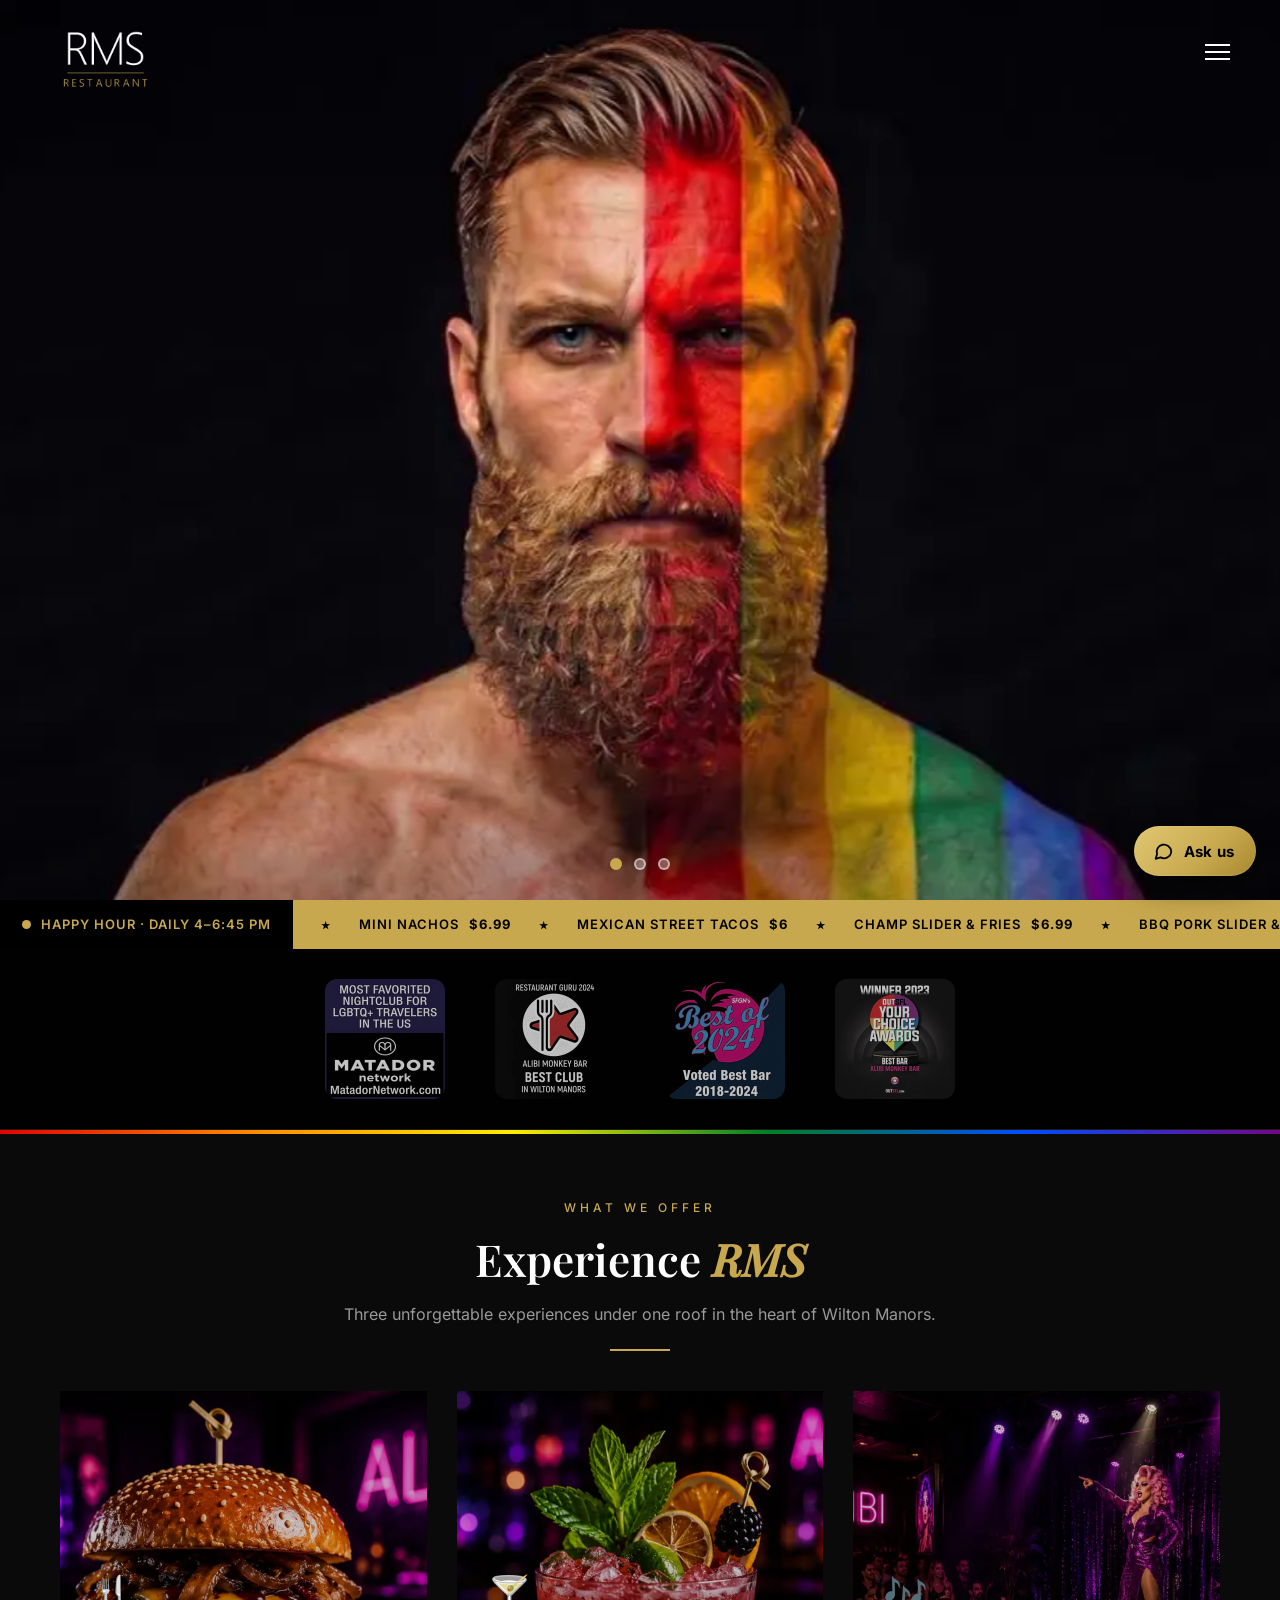
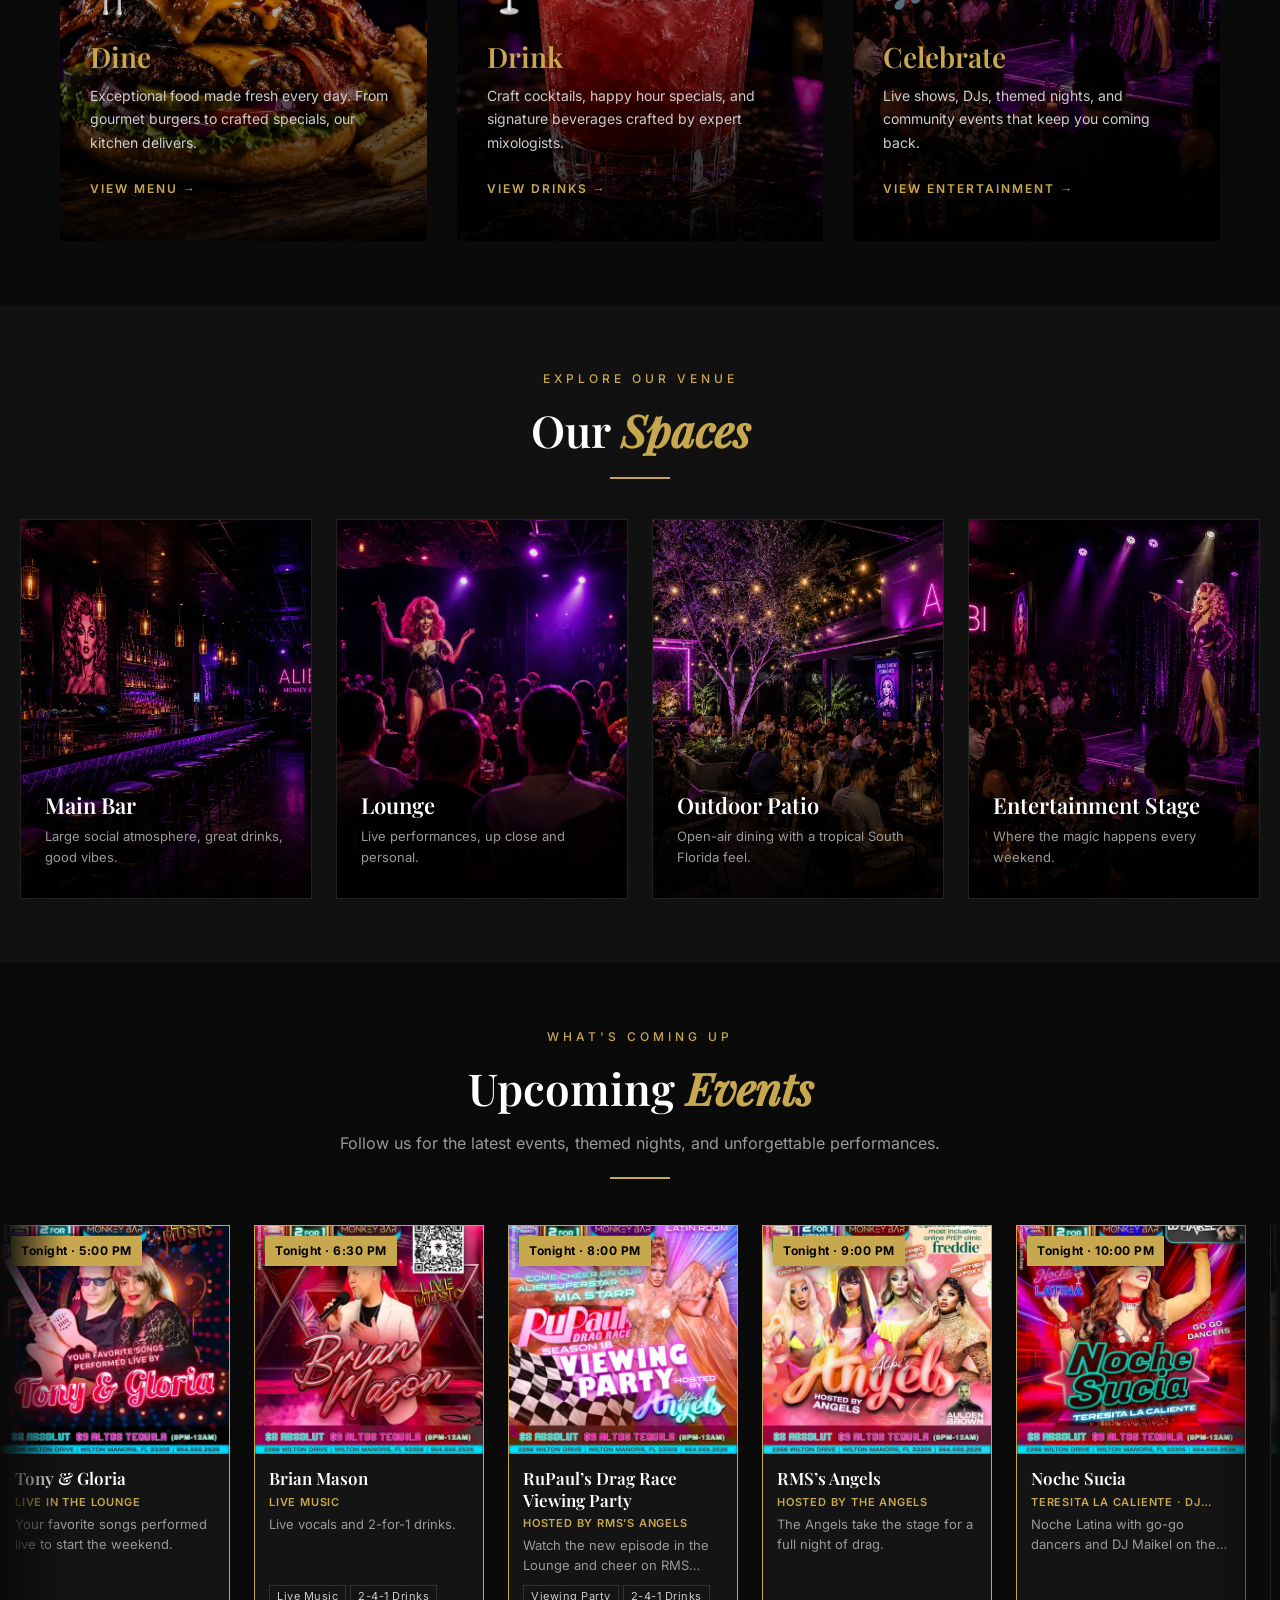
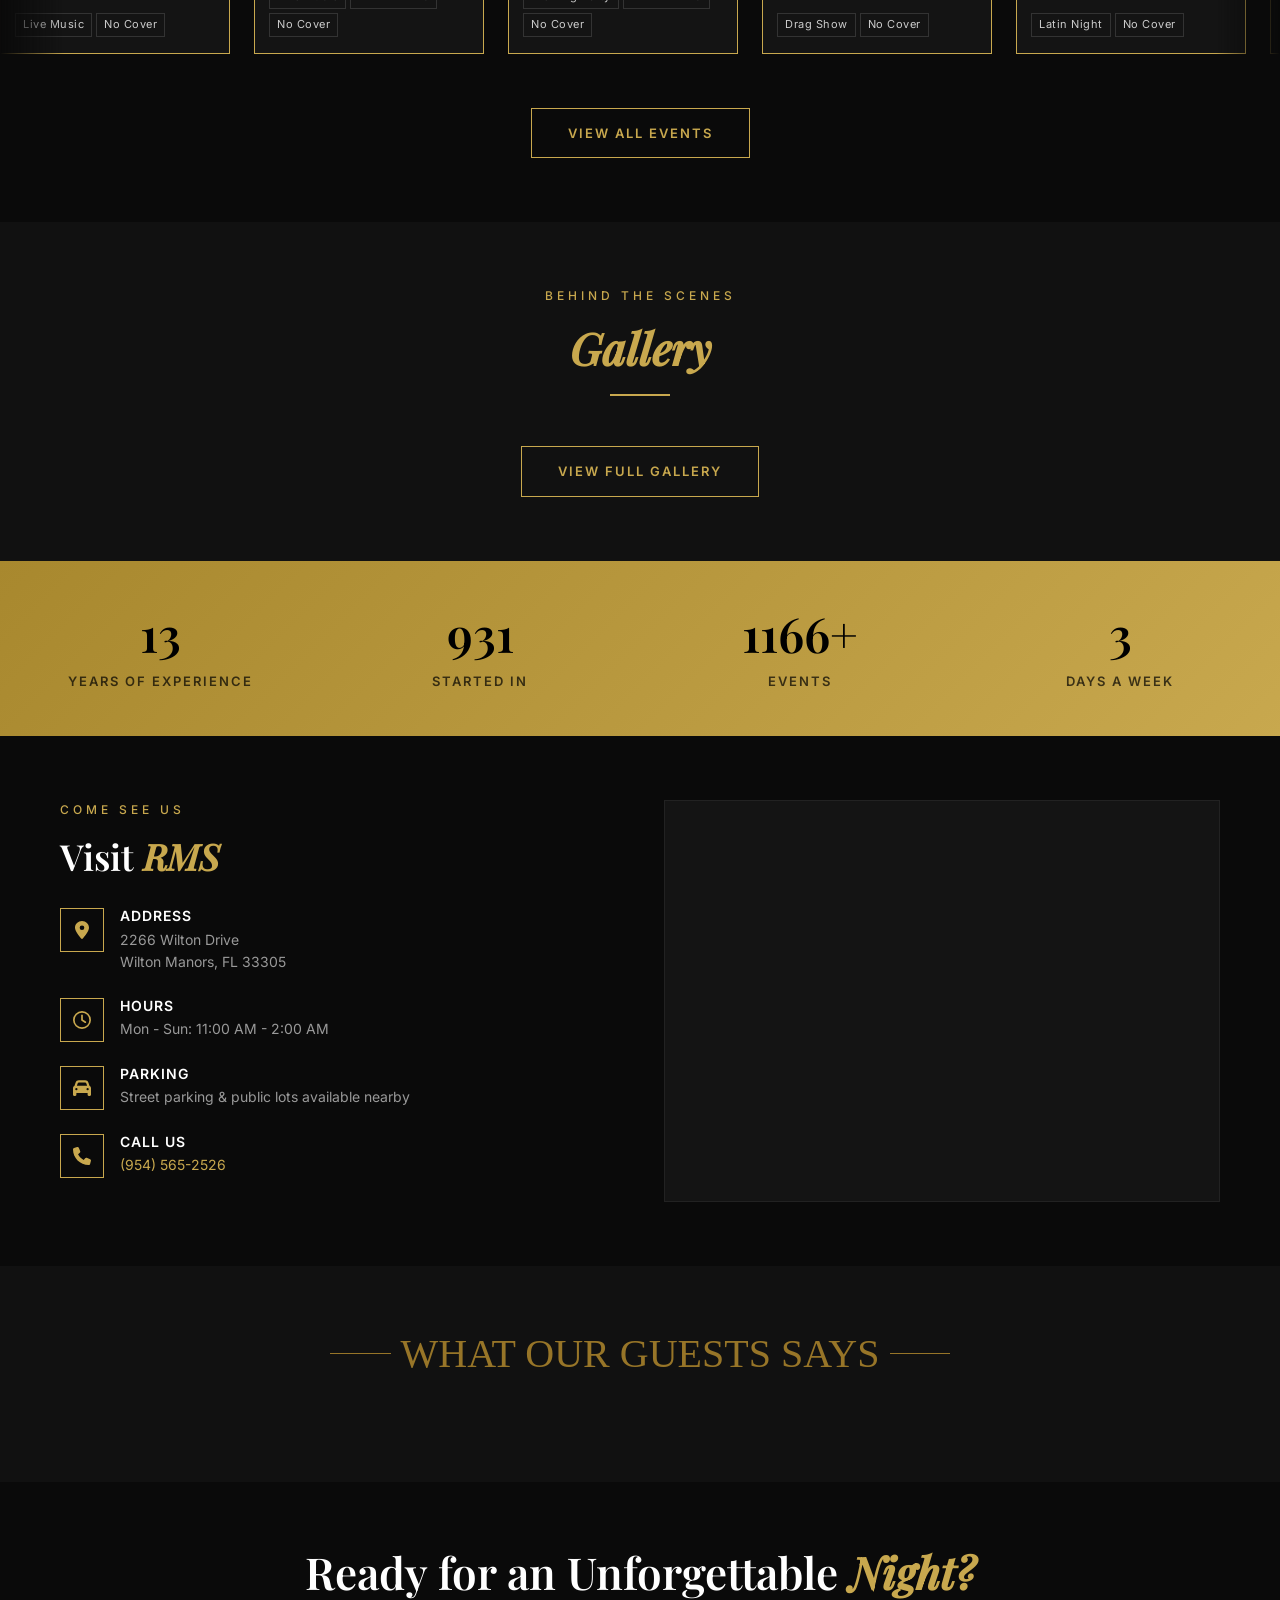
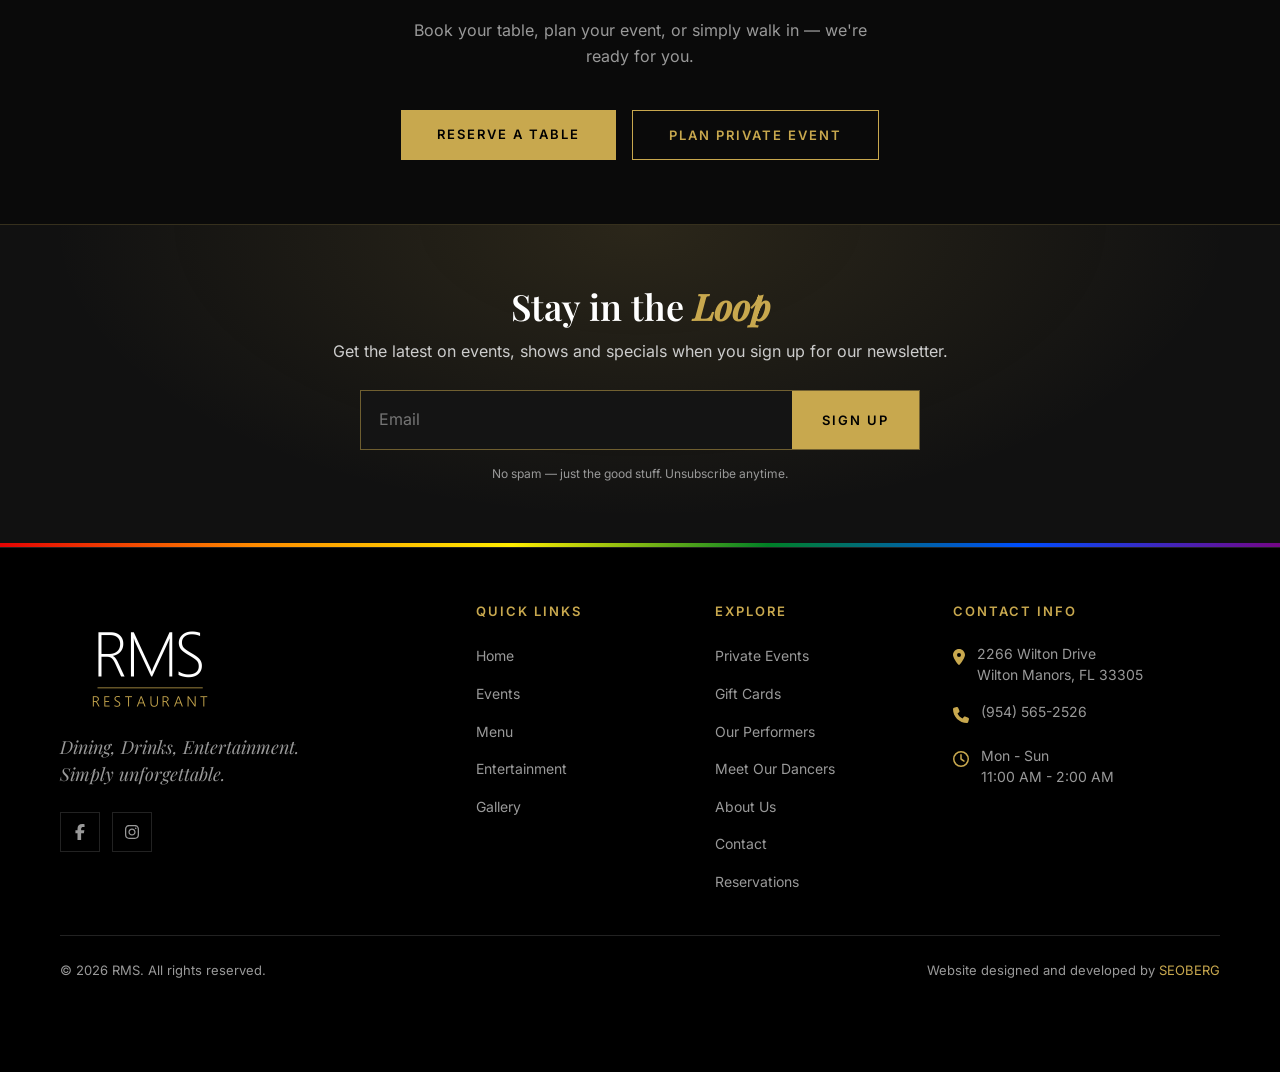
<file: index.html>
<!DOCTYPE html>
<html lang="en">
<head>
  <meta charset="UTF-8">
  <meta name="viewport" content="width=device-width, initial-scale=1.0">
  <title>RMS | South Florida's Ultimate Dining, Drinks & Entertainment</title>
  <meta name="description" content="Award-winning restaurant, live entertainment, craft cocktails, nightlife, and unforgettable events in the heart of Wilton Manors, South Florida.">
  <meta name="theme-color" content="#0A0A0A">
  <link rel="icon" type="image/png" sizes="32x32" href="images/favicon-32.png">
  <link rel="apple-touch-icon" href="images/apple-touch-icon.png">
  <link rel="preload" href="fonts/inter-latin.woff2" as="font" type="font/woff2" crossorigin>
  <link rel="preload" href="fonts/playfair-display-latin.woff2" as="font" type="font/woff2" crossorigin>
  <link rel="stylesheet" href="css/style.css?v=20261104f">
  <link rel="stylesheet" href="api/site-features.php">
</head>
<body>

  <!-- HEADER -->
  <header class="header">
    <div class="header-inner">
      <a href="./" class="logo"><img src="images/logo.png" alt="RMS" width="360" height="220"></a>
      <nav class="nav">
        <a href="./" class="active">Home</a>
        <a href="events.html">Events</a>
        <a href="menu.html">Menu</a>
        <a href="entertainment.html">Entertainment</a><a href="performers.html">Performers</a><a href="dancers.html">Dancers</a>
        <a href="gallery.html">Gallery</a>
        <a href="private-events.html">Private Events</a><a href="gift-cards.html">Gift Cards</a>
        <a href="about.html">About</a>
        <a href="contact.html">Contact</a>
      </nav>
      <a href="contact.html#reserve" class="btn-reserve">Reserve A Table</a>
      <button class="menu-toggle" aria-label="Open menu">
        <span></span><span></span><span></span>
      </button>
    </div>
  </header>

  <!-- MOBILE NAV -->
  <div class="mobile-nav">
    <button class="mobile-nav-close" aria-label="Close menu">&times;</button>
    <a href="./">Home</a>
    <a href="events.html">Events</a>
    <a href="menu.html">Menu</a>
    <a href="entertainment.html">Entertainment</a><a href="performers.html">Performers</a><a href="dancers.html">Dancers</a>
    <a href="gallery.html">Gallery</a>
    <a href="private-events.html">Private Events</a><a href="gift-cards.html">Gift Cards</a>
    <a href="about.html">About</a>
    <a href="contact.html">Contact</a>
    <a href="contact.html#reserve" class="btn-outline" style="margin-top:20px;">Reserve A Table</a>
  </div>

  <!-- HERO SLIDER -->
  <section class="hero">
    <h1 class="sr-only">RMS &mdash; dining, drinks &amp; live entertainment in Wilton Manors</h1>
    <div class="hero-slider">
      <div class="hero-slide hero-slide--full active">
        <picture>
          <source media="(orientation: portrait)" srcset="images/hero-banner-mobile.webp" width="781" height="1400">
          <img fetchpriority="high" src="images/hero-banner.webp" srcset="images/hero-banner-1280.webp 1280w, images/hero-banner.webp 1920w" sizes="100vw" width="1920" height="1071" alt="RMS">
        </picture>
      </div>
      <div class="hero-slide">
        <img decoding="async" data-src="images/hero-exterior.webp" width="1916" height="821" alt="RMS exterior at sunset">
      </div>
      <div class="hero-slide">
        <img decoding="async" data-src="images/hero-meetme.webp" width="1600" height="1600" alt="Meet Me At RMS - Cocktails, Food, Live Entertainment">
      </div>
    </div>
    <div class="hero-dots">
      <button class="hero-dot active" aria-label="Slide 1"></button>
      <button class="hero-dot" aria-label="Slide 2"></button>
      <button class="hero-dot" aria-label="Slide 3"></button>
    </div>
  </section>

  <!-- HAPPY HOUR TICKER (details from the Square site's Happy Hour Menu page) -->
  <a class="hh-ticker" href="menu.html#happy-hour" aria-label="Happy Hour every day 4 to 6:45 PM. See the Happy Hour menu.">
    <span class="hh-ticker-label">
      <span class="hh-ticker-dot"></span>
      <span data-hh-status data-hh-idle="Happy Hour &middot; Daily 4&ndash;6:45 PM">Happy Hour &middot; Daily 4&ndash;6:45 PM</span>
    </span>
    <span class="hh-ticker-track" aria-hidden="true">
      <span class="hh-ticker-items">
        <span>Mini Nachos <b>$6.99</b></span>
        <span>Mexican Street Tacos <b>$6</b></span>
        <span>Champ Slider &amp; Fries <b>$6.99</b></span>
        <span>BBQ Pork Slider &amp; Fries <b>$6.99</b></span>
        <span>4 oz. Burger &amp; Fries <b>$6.99</b></span>
        <span>Bacon Cheese Dog &amp; Fries <b>$6.99</b></span>
        <span>Wings (5) <b>$6.99</b></span>
        <span>Chicken Quesadilla <b>$11.99</b></span>
        <span>Sides from <b>$3</b></span>
        <span class="hh-ticker-cta">See the Happy Hour menu &rarr;</span>
      </span>
    </span>
  </a>

  <!-- AWARDS -->
  <section class="awards-bar">
    <div class="awards-track">
      <div class="award-item">
        <img width="240" height="240" loading="lazy" decoding="async" src="images/award-matador.webp" alt="Most Favorited Nightclub for LGBTQ+ Travelers - Matador Network">
      </div>
      <div class="award-item">
        <img width="240" height="240" loading="lazy" decoding="async" src="images/award-restaurant-guru.webp" alt="Restaurant Guru 2024 - Best Club in Wilton Manors">
      </div>
      <div class="award-item">
        <img width="240" height="240" loading="lazy" decoding="async" src="images/award-sfgn.webp" alt="SFGN Best of 2024 - Voted Best Bar 2018-2024">
      </div>
      <div class="award-item">
        <img width="240" height="240" loading="lazy" decoding="async" src="images/award-outsfl.webp" alt="OutSFL Your Choice Awards 2023 - Best Bar">
      </div>
    </div>
  </section>

  <!-- PRIDE DIVIDER -->
  <div class="pride-divider"></div>

  <!-- EXPERIENCE RMS -->
  <section class="section">
    <div class="container">
      <div class="section-header">
        <span class="section-label">What We Offer</span>
        <h2 class="section-title">Experience <em>RMS</em></h2>
        <p class="section-desc">Three unforgettable experiences under one roof in the heart of Wilton Manors.</p>
        <div class="gold-line"></div>
      </div>
      <div class="experience-grid">
        <div class="experience-card fade-in">
          <div class="experience-card-bg" data-bg="images/site/burger-photo-1024.webp"></div>
          <div class="experience-card-overlay"></div>
          <div class="experience-card-content">
            <div class="experience-card-icon">&#127860;</div>
            <h3>Dine</h3>
            <p>Exceptional food made fresh every day. From gourmet burgers to crafted specials, our kitchen delivers.</p>
            <a href="menu.html" class="btn-link">View Menu &rarr;</a>
          </div>
        </div>
        <div class="experience-card fade-in fade-in-delay-1">
          <div class="experience-card-bg" data-bg="images/site/cocktail-photo-1024.webp"></div>
          <div class="experience-card-overlay"></div>
          <div class="experience-card-content">
            <div class="experience-card-icon">&#127864;</div>
            <h3>Drink</h3>
            <p>Craft cocktails, happy hour specials, and signature beverages crafted by expert mixologists.</p>
            <a href="menu.html#drinks" class="btn-link">View Drinks &rarr;</a>
          </div>
        </div>
        <div class="experience-card fade-in fade-in-delay-2">
          <div class="experience-card-bg" data-bg="images/site/entertainment-stage-scene-1024.webp"></div>
          <div class="experience-card-overlay"></div>
          <div class="experience-card-content">
            <div class="experience-card-icon">&#127926;</div>
            <h3>Celebrate</h3>
            <p>Live shows, DJs, themed nights, and community events that keep you coming back.</p>
            <a href="entertainment.html" class="btn-link">View Entertainment &rarr;</a>
          </div>
        </div>
      </div>
    </div>
  </section>

  <!-- OUR SPACES -->
  <section class="section section-dark">
    <div class="container-wide">
      <div class="section-header">
        <span class="section-label">Explore Our Venue</span>
        <h2 class="section-title">Our <em>Spaces</em></h2>
        <div class="gold-line"></div>
      </div>
      <div class="spaces-grid">
        <div class="space-card fade-in">
          <div class="space-card-bg" data-bg="images/site/main-bar-interior-1024.webp"></div>
          <div class="space-card-overlay"></div>
          <div class="space-card-content">
            <h3>Main Bar</h3>
            <p>Large social atmosphere, great drinks, good vibes.</p>
          </div>
        </div>
        <div class="space-card fade-in fade-in-delay-1">
          <div class="space-card-bg" data-bg="images/site/lounge-1024.webp"></div>
          <div class="space-card-overlay"></div>
          <div class="space-card-content">
            <h3>Lounge</h3>
            <p>Live performances, up close and personal.</p>
          </div>
        </div>
        <div class="space-card fade-in fade-in-delay-2">
          <div class="space-card-bg" data-bg="images/site/outdoor-patio-scene-1024.webp"></div>
          <div class="space-card-overlay"></div>
          <div class="space-card-content">
            <h3>Outdoor Patio</h3>
            <p>Open-air dining with a tropical South Florida feel.</p>
          </div>
        </div>
        <div class="space-card fade-in fade-in-delay-3">
          <div class="space-card-bg" data-bg="images/site/entertainment-stage-scene-1024.webp"></div>
          <div class="space-card-overlay"></div>
          <div class="space-card-content">
            <h3>Entertainment Stage</h3>
            <p>Where the magic happens every weekend.</p>
          </div>
        </div>
      </div>
    </div>
  </section>

  <!-- UPCOMING EVENTS — every show in the Weekly Lineup as a right-to-left slider.
       js/upcoming.js reads the cards from events.html (edit events there), orders them
       from the next show onward and starts the slider. Without JavaScript these four
       weekly highlights show in a row you can swipe. -->
  <section class="section" id="events" data-site-feature="events">
    <div class="container">
      <div class="section-header">
        <span class="section-label">What's Coming Up</span>
        <h2 class="section-title">Upcoming <em>Events</em></h2>
        <p class="section-desc">Follow us for the latest events, themed nights, and unforgettable performances.</p>
        <div class="gold-line"></div>
      </div>
    </div>

    <div class="ev-slider fade-in" data-ev-slider>
      <div class="ev-slider-viewport">
        <div class="ev-slider-track">
          <a class="ev-slide" href="events.html#ev-tue">
            <article class="ev-card">
              <div class="ev-poster">
                <img src="images/events/drag-bingo.webp" alt="Drag Bingo poster" width="480" height="600" loading="lazy" decoding="async">
                <span class="ev-time">Every Tue &middot; 10:00 PM</span>
              </div>
              <div class="ev-body">
                <h4>Drag Bingo</h4>
                <p class="ev-host">Hosted by London Adour</p>
                <p class="ev-desc">Bingo with a twist and fun prizes to win. $6 margaritas, $9 Grey Goose.</p>
                <ul class="ev-tags"><li>Drag</li><li>Prizes</li><li>No Cover</li></ul>
              </div>
            </article>
          </a>
          <a class="ev-slide" href="events.html#ev-thu">
            <article class="ev-card">
              <div class="ev-poster">
                <img src="images/events/whats-the-tea.webp" alt="What’s the Tea? poster" width="480" height="600" loading="lazy" decoding="async">
                <span class="ev-time">Every Thu &middot; 10:00 PM</span>
              </div>
              <div class="ev-body">
                <h4>What&rsquo;s the Tea?</h4>
                <p class="ev-host">Hosted by TP Lords</p>
                <p class="ev-desc">Watch out for the big girls &mdash; a night of drag, comedy and all the tea.</p>
                <ul class="ev-tags"><li>Drag</li><li>$5 Long Islands</li><li>No Cover</li></ul>
              </div>
            </article>
          </a>
          <a class="ev-slide" href="events.html#ev-fri">
            <article class="ev-card">
              <div class="ev-poster">
                <img src="images/events/rms-angels.webp" alt="RMS’s Angels poster" width="480" height="600" loading="lazy" decoding="async">
                <span class="ev-time">Every Fri &middot; 9:00 PM</span>
              </div>
              <div class="ev-body">
                <h4>RMS&rsquo;s Angels</h4>
                <p class="ev-host">Hosted by the Angels</p>
                <p class="ev-desc">The Angels take the stage for a full night of drag.</p>
                <ul class="ev-tags"><li>Drag Show</li><li>No Cover</li></ul>
              </div>
            </article>
          </a>
          <a class="ev-slide" href="events.html#ev-sat">
            <article class="ev-card">
              <div class="ev-poster">
                <img src="images/events/saturday-night-rewind.webp" alt="Saturday Night Rewind poster" width="480" height="600" loading="lazy" decoding="async">
                <span class="ev-time">Every Sat &middot; 8:30 PM</span>
              </div>
              <div class="ev-body">
                <h4>Saturday Night Rewind</h4>
                <p class="ev-host">Hosted by London Adour &middot; DJ Maikel</p>
                <p class="ev-desc">A throwback drag show packed with the hits you love.</p>
                <ul class="ev-tags"><li>Drag Show</li><li>No Cover</li></ul>
              </div>
            </article>
          </a>
        </div>
      </div>
    </div>

    <div class="container">
      <div class="ev-slider-controls">
        <a href="events.html" class="btn-outline">View All Events</a>
      </div>
    </div>
  </section>

  <!-- GALLERY PREVIEW -->
  <section class="section section-dark" data-site-feature="gallery">
    <div class="container-wide">
      <div class="section-header">
        <span class="section-label">Behind The Scenes</span>
        <h2 class="section-title"><em>Gallery</em></h2>
        <div class="gold-line"></div>
      </div>
      <!-- Instagram feed (Elfsight) -->
      <div class="elfsight-app-f1284aae-14c4-406d-a843-ef1a9db4b3b8"></div>
      <div style="text-align:center; margin-top:50px;">
        <a href="gallery.html" class="btn-outline">View Full Gallery</a>
      </div>
    </div>
  </section>

  <!-- STATS -->
  <div class="stats-bar">
    <div class="stat-item fade-in">
      <h3 data-count="29" data-suffix="">0</h3>
      <p>Years of Experience</p>
    </div>
    <div class="stat-item fade-in fade-in-delay-1">
      <h3 data-count="1997" data-suffix="">0</h3>
      <p>Started In</p>
    </div>
    <div class="stat-item fade-in fade-in-delay-2">
      <h3 data-count="2500" data-suffix="+">0</h3>
      <p>Events</p>
    </div>
    <div class="stat-item fade-in fade-in-delay-3">
      <h3 data-count="7" data-suffix="">0</h3>
      <p>Days A Week</p>
    </div>
  </div>

  <!-- VISIT US -->
  <section class="section" id="visit">
    <div class="container">
      <div class="visit-section">
        <div class="visit-info fade-in">
          <span class="section-label">Come See Us</span>
          <h3>Visit <em>RMS</em></h3>
          <div class="visit-detail">
            <div class="visit-detail-icon"><i class="fas fa-map-marker-alt"></i></div>
            <div>
              <h4>Address</h4>
              <p>2266 Wilton Drive<br>Wilton Manors, FL 33305</p>
            </div>
          </div>
          <div class="visit-detail">
            <div class="visit-detail-icon"><i class="far fa-clock"></i></div>
            <div>
              <h4>Hours</h4>
              <p>Mon - Sun: 11:00 AM - 2:00 AM</p>
            </div>
          </div>
          <div class="visit-detail">
            <div class="visit-detail-icon"><i class="fas fa-car"></i></div>
            <div>
              <h4>Parking</h4>
              <p>Street parking & public lots available nearby</p>
            </div>
          </div>
          <div class="visit-detail">
            <div class="visit-detail-icon"><i class="fas fa-phone"></i></div>
            <div>
              <h4>Call Us</h4>
              <p><a href="tel:+19545652526">(954) 565-2526</a></p>
            </div>
          </div>
        </div>
        <div class="visit-map fade-in fade-in-delay-1">
          <iframe src="https://www.google.com/maps?q=RMS,+2266+Wilton+Dr,+Wilton+Manors,+FL+33305&output=embed" title="Map: RMS, 2266 Wilton Drive" allowfullscreen loading="lazy"></iframe>
        </div>
      </div>
    </div>
  </section>

  <!-- GOOGLE REVIEWS (Elfsight widget, same as staging) -->
  <section class="section section-dark guest-reviews">
    <div class="container-wide">
      <h2 class="reviews-divider"><span>What Our Guests Says</span></h2>
      <div class="elfsight-app-85502137-6bd7-4d75-bd70-6d7300e548af"></div>
    </div>
  </section>

  <!-- CTA -->
  <section class="cta-section">
    <div class="container">
      <h2>Ready for an Unforgettable <em>Night?</em></h2>
      <p>Book your table, plan your event, or simply walk in — we're ready for you.</p>
      <div class="cta-buttons">
        <a href="contact.html#reserve" class="btn-primary">Reserve A Table</a>
        <a href="private-events.html" class="btn-outline">Plan Private Event</a>
      </div>
    </div>
  </section>

  <!-- PRIDE DIVIDER -->
  <!-- NEWSLETTER (like "Stay in the Loop" on the Square site) — posts to api/subscribe.php -->
  <section class="newsletter">
    <div class="container">
      <h2>Stay in the <em>Loop</em></h2>
      <p>Get the latest on events, shows and specials when you sign up for our newsletter.</p>
      <form class="newsletter-form" method="post" action="#" data-endpoint="api/subscribe.php" data-success="You're on the list! Watch your inbox for our next update." novalidate>
        <label class="sr-only" for="nl-email-index">Email address</label>
        <input id="nl-email-index" type="email" name="email" placeholder="Email" autocomplete="email" required>
        <input class="hp-field" type="text" name="website" tabindex="-1" autocomplete="off" aria-hidden="true">
        <button type="submit">Sign Up</button>
      </form>
      <p class="form-status" role="status" aria-live="polite" hidden></p>
      <p class="newsletter-note">No spam &mdash; just the good stuff. Unsubscribe anytime.</p>
    </div>
  </section>

  <div class="pride-divider"></div>

  <!-- FOOTER -->
  <footer class="footer">
    <div class="container">
      <div class="footer-grid">
        <div class="footer-brand">
          <a href="./" class="logo"><img loading="lazy" decoding="async" src="images/logo.png" alt="RMS" width="360" height="220"></a>
          <p class="footer-tagline">Dining, Drinks, Entertainment.<br>Simply unforgettable.</p>
          <div class="footer-social">
            <a href="https://www.facebook.com/" target="_blank" rel="noopener" aria-label="Facebook"><i class="fab fa-facebook-f"></i></a>
            <a href="https://www.instagram.com/" target="_blank" rel="noopener" aria-label="Instagram"><i class="fab fa-instagram"></i></a>
          </div>
        </div>
        <div class="footer-col">
          <h4>Quick Links</h4>
          <ul class="footer-links">
            <li><a href="./">Home</a></li>
            <li><a href="events.html">Events</a></li>
            <li><a href="menu.html">Menu</a></li>
            <li><a href="entertainment.html">Entertainment</a></li>
            <li><a href="gallery.html">Gallery</a></li>
          </ul>
        </div>
        <div class="footer-col">
          <h4>Explore</h4>
          <ul class="footer-links">
            <li><a href="private-events.html">Private Events</a></li><li><a href="gift-cards.html">Gift Cards</a></li><li><a href="performers.html">Our Performers</a></li><li><a href="dancers.html">Meet Our Dancers</a></li>
            <li><a href="about.html">About Us</a></li>
            <li><a href="contact.html">Contact</a></li>
            <li><a href="contact.html#reserve">Reservations</a></li>
          </ul>
        </div>
        <div class="footer-col">
          <h4>Contact Info</h4>
          <div class="footer-contact-item">
            <span class="icon"><i class="fas fa-map-marker-alt"></i></span>
            <p>2266 Wilton Drive<br>Wilton Manors, FL 33305</p>
          </div>
          <div class="footer-contact-item">
            <span class="icon"><i class="fas fa-phone"></i></span>
            <a href="tel:+19545652526">(954) 565-2526</a>
          </div>
          <div class="footer-contact-item">
            <span class="icon"><i class="far fa-clock"></i></span>
            <p>Mon - Sun<br>11:00 AM - 2:00 AM</p>
          </div>
        </div>
      </div>
      <div class="footer-bottom">
        <p>&copy; 2026 RMS. All rights reserved.</p>
        <p class="footer-credit">Website designed and developed by <a href="https://seoberg.com" target="_blank" rel="noopener">SEOBERG</a></p>
      </div>
    </div>
  </footer>

  <!-- MOBILE STICKY CTA BAR -->
  <div class="mobile-cta-bar">
    <a href="tel:+19545652526" class="cta-call"><i class="fas fa-phone"></i> Call Now</a>
    <a href="contact.html#reserve" class="cta-reserve">Reserve A Table</a>
  </div>

  <script src="js/main.js?v=20260925"></script>
  <script src="js/elfsight-badge.js?v=20260925"></script>
  <script src="js/upcoming.js?v=20260929"></script>
  <script src="js/chat.js?v=20261016b"></script>
</body>
</html>
</file>
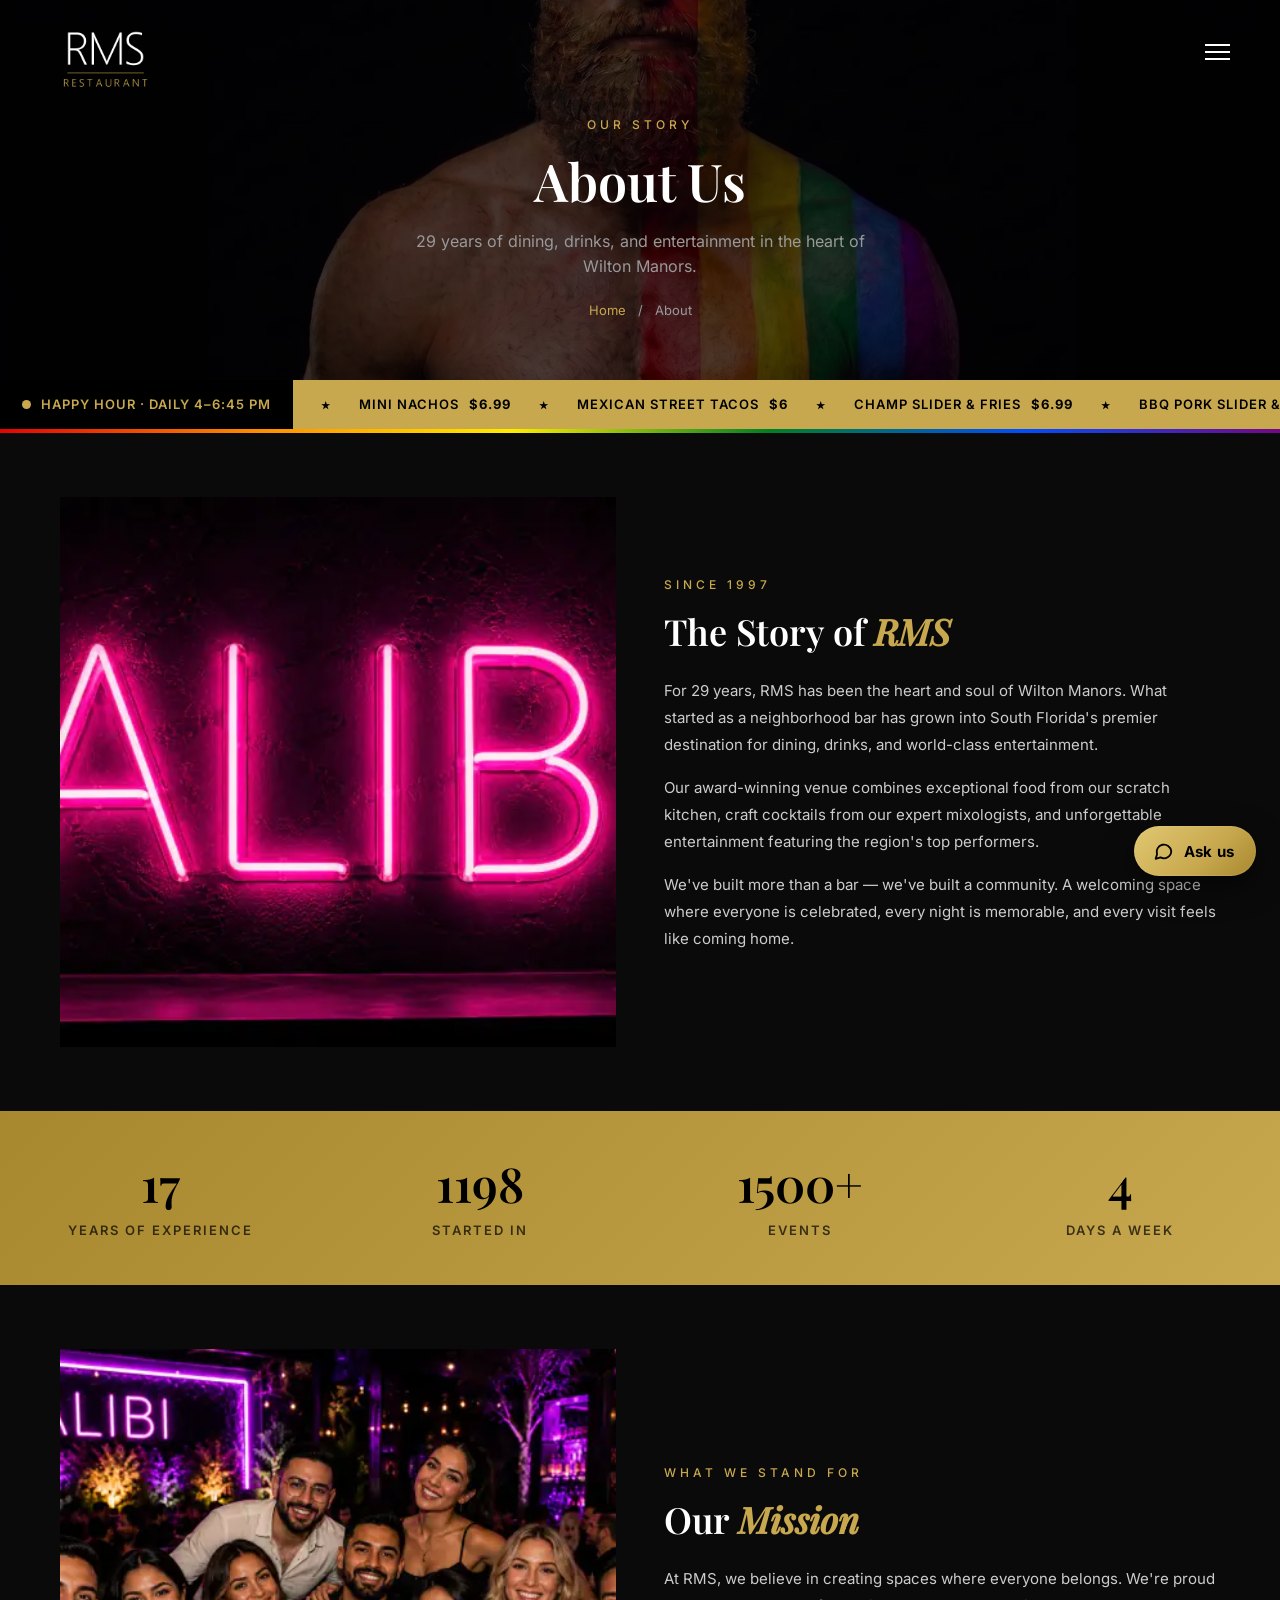
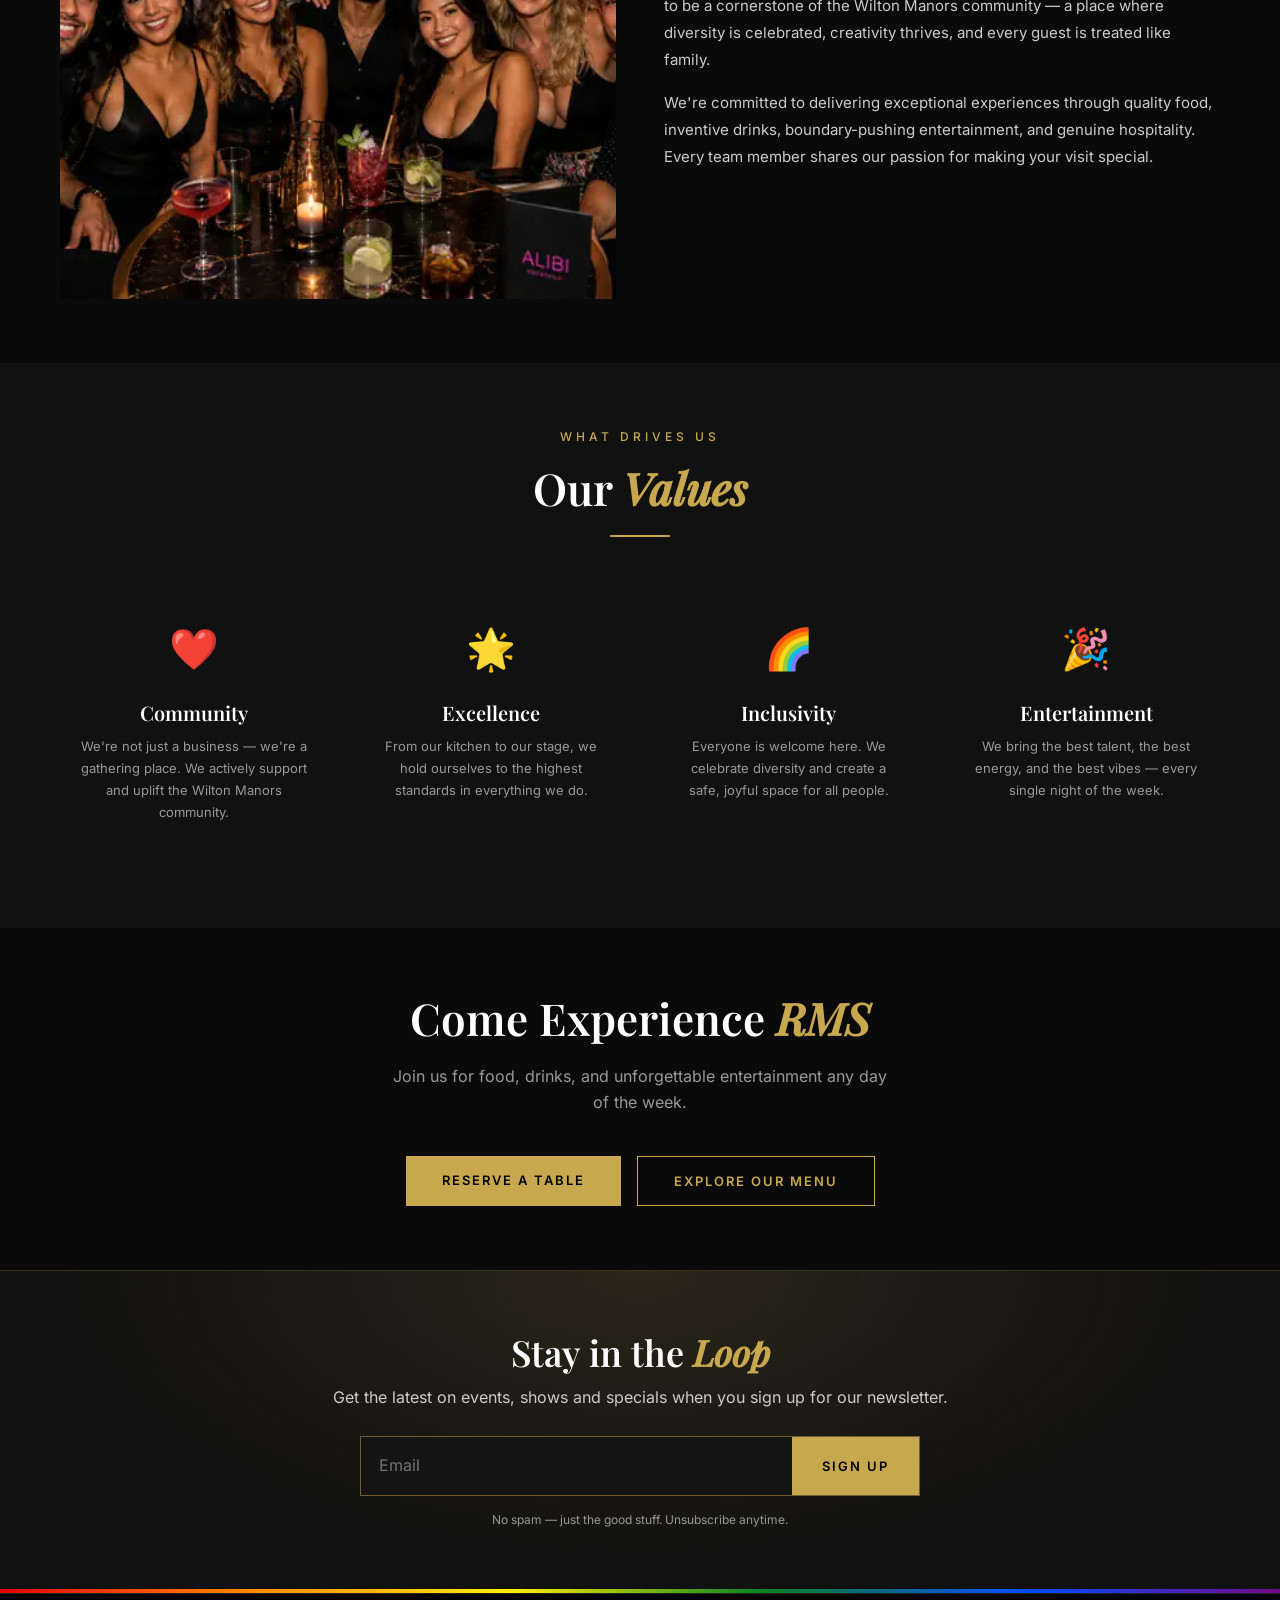
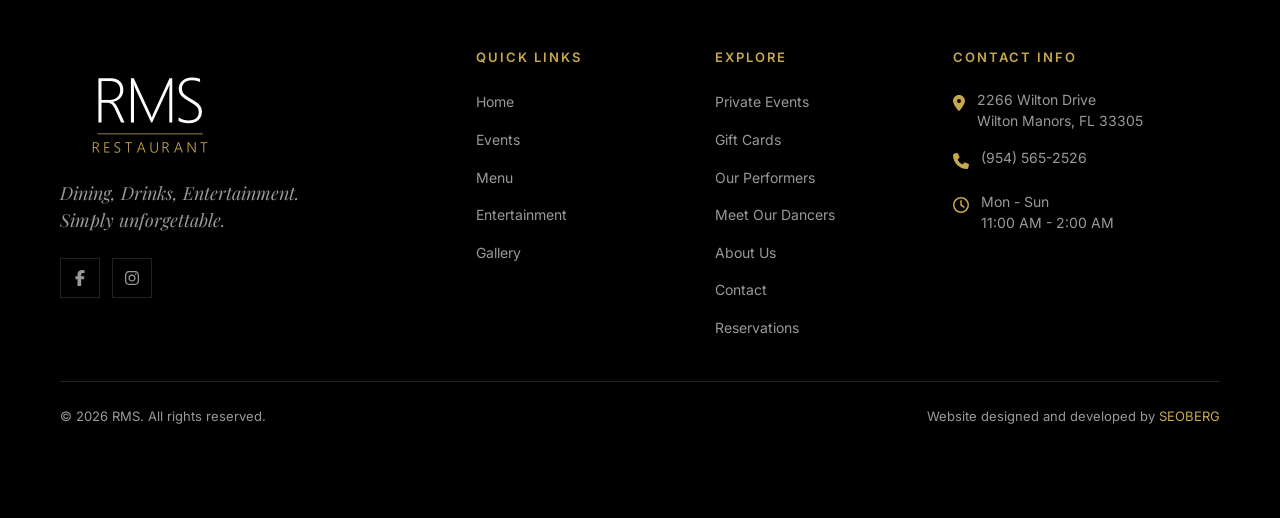
<file: about.html>
<!DOCTYPE html>
<html lang="en">
<head>
  <meta charset="UTF-8">
  <meta name="viewport" content="width=device-width, initial-scale=1.0">
  <title>About | RMS</title>
  <meta name="description" content="Learn about RMS — 29 years as Wilton Manors' premier dining, drinks, and entertainment destination.">
  <meta name="theme-color" content="#0A0A0A">
  <link rel="icon" type="image/png" sizes="32x32" href="images/favicon-32.png">
  <link rel="apple-touch-icon" href="images/apple-touch-icon.png">
  <link rel="preload" href="fonts/inter-latin.woff2" as="font" type="font/woff2" crossorigin>
  <link rel="preload" href="fonts/playfair-display-latin.woff2" as="font" type="font/woff2" crossorigin>
  <link rel="preload" href="images/hero-banner.webp" as="image" fetchpriority="high">
  <link rel="stylesheet" href="css/style.css?v=20261104f">
  <link rel="stylesheet" href="api/site-features.php">
</head>
<body>

  <header class="header">
    <div class="header-inner">
      <a href="./" class="logo"><img src="images/logo.png" alt="RMS" width="360" height="220"></a>
      <nav class="nav">
        <a href="./">Home</a><a href="events.html">Events</a><a href="menu.html">Menu</a>
        <a href="entertainment.html">Entertainment</a><a href="performers.html">Performers</a><a href="dancers.html">Dancers</a><a href="gallery.html">Gallery</a>
        <a href="private-events.html">Private Events</a><a href="gift-cards.html">Gift Cards</a><a href="about.html" class="active">About</a><a href="contact.html">Contact</a>
      </nav>
      <a href="contact.html#reserve" class="btn-reserve">Reserve A Table</a>
      <button class="menu-toggle" aria-label="Open menu"><span></span><span></span><span></span></button>
    </div>
  </header>
  <div class="mobile-nav"><button class="mobile-nav-close" aria-label="Close menu">&times;</button><a href="./">Home</a><a href="events.html">Events</a><a href="menu.html">Menu</a><a href="entertainment.html">Entertainment</a><a href="performers.html">Performers</a><a href="dancers.html">Dancers</a><a href="gallery.html">Gallery</a><a href="private-events.html">Private Events</a><a href="gift-cards.html">Gift Cards</a><a href="about.html">About</a><a href="contact.html">Contact</a></div>

  <section class="page-banner">
    <div class="page-banner-bg" style="background-image: url('images/hero-banner.webp');"></div>
    <div class="page-banner-content">
      <span class="section-label">Our Story</span>
      <h1>About Us</h1>
      <p>29 years of dining, drinks, and entertainment in the heart of Wilton Manors.</p>
      <div class="breadcrumb"><a href="./">Home</a> <span>/</span> <span>About</span></div>
    </div>
  </section>

  <!-- HAPPY HOUR TICKER (details from the Square site's Happy Hour Menu page) -->
  <a class="hh-ticker" href="menu.html#happy-hour" aria-label="Happy Hour every day 4 to 6:45 PM. See the Happy Hour menu.">
    <span class="hh-ticker-label">
      <span class="hh-ticker-dot"></span>
      <span data-hh-status data-hh-idle="Happy Hour &middot; Daily 4&ndash;6:45 PM">Happy Hour &middot; Daily 4&ndash;6:45 PM</span>
    </span>
    <span class="hh-ticker-track" aria-hidden="true">
      <span class="hh-ticker-items">
        <span>Mini Nachos <b>$6.99</b></span>
        <span>Mexican Street Tacos <b>$6</b></span>
        <span>Champ Slider &amp; Fries <b>$6.99</b></span>
        <span>BBQ Pork Slider &amp; Fries <b>$6.99</b></span>
        <span>4 oz. Burger &amp; Fries <b>$6.99</b></span>
        <span>Bacon Cheese Dog &amp; Fries <b>$6.99</b></span>
        <span>Wings (5) <b>$6.99</b></span>
        <span>Chicken Quesadilla <b>$11.99</b></span>
        <span>Sides from <b>$3</b></span>
        <span class="hh-ticker-cta">See the Happy Hour menu &rarr;</span>
      </span>
    </span>
  </a>
  <div class="pride-divider"></div>

  <!-- OUR STORY -->
  <section class="section">
    <div class="container">
      <div class="about-story fade-in">
        <div class="about-story-img">
          <img loading="lazy" decoding="async" src="images/site/neon-alibi-sign-1024.webp" srcset="images/site/neon-alibi-sign-640.webp 640w, images/site/neon-alibi-sign-1024.webp 1024w, images/site/neon-alibi-sign-1600.webp 1536w" sizes="(max-width: 1024px) 100vw, 50vw" width="1024" height="683" alt="RMS neon sign">
        </div>
        <div class="about-story-content">
          <span class="section-label">Since 1997</span>
          <h3>The Story of <em>RMS</em></h3>
          <p>For 29 years, RMS has been the heart and soul of Wilton Manors. What started as a neighborhood bar has grown into South Florida's premier destination for dining, drinks, and world-class entertainment.</p>
          <p>Our award-winning venue combines exceptional food from our scratch kitchen, craft cocktails from our expert mixologists, and unforgettable entertainment featuring the region's top performers.</p>
          <p>We've built more than a bar — we've built a community. A welcoming space where everyone is celebrated, every night is memorable, and every visit feels like coming home.</p>
        </div>
      </div>
    </div>
  </section>

  <!-- STATS -->
  <div class="stats-bar">
    <div class="stat-item fade-in">
      <h3 data-count="29" data-suffix="">0</h3>
      <p>Years of Experience</p>
    </div>
    <div class="stat-item fade-in fade-in-delay-1">
      <h3 data-count="1997" data-suffix="">0</h3>
      <p>Started In</p>
    </div>
    <div class="stat-item fade-in fade-in-delay-2">
      <h3 data-count="2500" data-suffix="+">0</h3>
      <p>Events</p>
    </div>
    <div class="stat-item fade-in fade-in-delay-3">
      <h3 data-count="7" data-suffix="">0</h3>
      <p>Days A Week</p>
    </div>
  </div>

  <!-- MISSION -->
  <section class="section">
    <div class="container">
      <div class="about-story fade-in" style="flex-direction: row-reverse;">
        <div class="about-story-img">
          <img loading="lazy" decoding="async" src="images/site/customer-group-photo-1024.webp" srcset="images/site/customer-group-photo-640.webp 640w, images/site/customer-group-photo-1024.webp 1024w, images/site/customer-group-photo-1600.webp 1536w" sizes="(max-width: 1024px) 100vw, 50vw" width="1024" height="683" alt="Community gathering">
        </div>
        <div class="about-story-content">
          <span class="section-label">What We Stand For</span>
          <h3>Our <em>Mission</em></h3>
          <p>At RMS, we believe in creating spaces where everyone belongs. We're proud to be a cornerstone of the Wilton Manors community — a place where diversity is celebrated, creativity thrives, and every guest is treated like family.</p>
          <p>We're committed to delivering exceptional experiences through quality food, inventive drinks, boundary-pushing entertainment, and genuine hospitality. Every team member shares our passion for making your visit special.</p>
        </div>
      </div>
    </div>
  </section>

  <!-- VALUES -->
  <section class="section section-dark">
    <div class="container">
      <div class="section-header">
        <span class="section-label">What Drives Us</span>
        <h2 class="section-title">Our <em>Values</em></h2>
        <div class="gold-line"></div>
      </div>
      <div class="about-values">
        <div class="about-value fade-in">
          <div class="about-value-icon">&#10084;&#65039;</div>
          <h4>Community</h4>
          <p>We're not just a business — we're a gathering place. We actively support and uplift the Wilton Manors community.</p>
        </div>
        <div class="about-value fade-in fade-in-delay-1">
          <div class="about-value-icon">&#127775;</div>
          <h4>Excellence</h4>
          <p>From our kitchen to our stage, we hold ourselves to the highest standards in everything we do.</p>
        </div>
        <div class="about-value fade-in fade-in-delay-2">
          <div class="about-value-icon">&#127752;</div>
          <h4>Inclusivity</h4>
          <p>Everyone is welcome here. We celebrate diversity and create a safe, joyful space for all people.</p>
        </div>
        <div class="about-value fade-in fade-in-delay-3">
          <div class="about-value-icon">&#127881;</div>
          <h4>Entertainment</h4>
          <p>We bring the best talent, the best energy, and the best vibes — every single night of the week.</p>
        </div>
      </div>
    </div>
  </section>

  <section class="cta-section">
    <div class="container">
      <h2>Come Experience <em>RMS</em></h2>
      <p>Join us for food, drinks, and unforgettable entertainment any day of the week.</p>
      <div class="cta-buttons">
        <a href="contact.html#reserve" class="btn-primary">Reserve A Table</a>
        <a href="menu.html" class="btn-outline">Explore Our Menu</a>
      </div>
    </div>
  </section>

  <!-- NEWSLETTER (like "Stay in the Loop" on the Square site) — posts to api/subscribe.php -->
  <section class="newsletter">
    <div class="container">
      <h2>Stay in the <em>Loop</em></h2>
      <p>Get the latest on events, shows and specials when you sign up for our newsletter.</p>
      <form class="newsletter-form" method="post" action="#" data-endpoint="api/subscribe.php" data-success="You're on the list! Watch your inbox for our next update." novalidate>
        <label class="sr-only" for="nl-email-about">Email address</label>
        <input id="nl-email-about" type="email" name="email" placeholder="Email" autocomplete="email" required>
        <input class="hp-field" type="text" name="website" tabindex="-1" autocomplete="off" aria-hidden="true">
        <button type="submit">Sign Up</button>
      </form>
      <p class="form-status" role="status" aria-live="polite" hidden></p>
      <p class="newsletter-note">No spam &mdash; just the good stuff. Unsubscribe anytime.</p>
    </div>
  </section>

  <div class="pride-divider"></div>
  <footer class="footer">
    <div class="container">
      <div class="footer-grid">
        <div class="footer-brand"><a href="./" class="logo"><img loading="lazy" decoding="async" src="images/logo.png" alt="RMS" width="360" height="220"></a><p class="footer-tagline">Dining, Drinks, Entertainment.<br>Simply unforgettable.</p><div class="footer-social"><a href="https://www.facebook.com/" target="_blank" rel="noopener" aria-label="Facebook"><i class="fab fa-facebook-f"></i></a><a href="https://www.instagram.com/" target="_blank" rel="noopener" aria-label="Instagram"><i class="fab fa-instagram"></i></a></div></div>
        <div class="footer-col"><h4>Quick Links</h4><ul class="footer-links"><li><a href="./">Home</a></li><li><a href="events.html">Events</a></li><li><a href="menu.html">Menu</a></li><li><a href="entertainment.html">Entertainment</a></li><li><a href="gallery.html">Gallery</a></li></ul></div>
        <div class="footer-col"><h4>Explore</h4><ul class="footer-links"><li><a href="private-events.html">Private Events</a></li><li><a href="gift-cards.html">Gift Cards</a></li><li><a href="performers.html">Our Performers</a></li><li><a href="dancers.html">Meet Our Dancers</a></li><li><a href="about.html">About Us</a></li><li><a href="contact.html">Contact</a></li><li><a href="contact.html#reserve">Reservations</a></li></ul></div>
        <div class="footer-col"><h4>Contact Info</h4><div class="footer-contact-item"><span class="icon"><i class="fas fa-map-marker-alt"></i></span><p>2266 Wilton Drive<br>Wilton Manors, FL 33305</p></div><div class="footer-contact-item"><span class="icon"><i class="fas fa-phone"></i></span><a href="tel:+19545652526">(954) 565-2526</a></div><div class="footer-contact-item"><span class="icon"><i class="far fa-clock"></i></span><p>Mon - Sun<br>11:00 AM - 2:00 AM</p></div></div>
      </div>
      <div class="footer-bottom"><p>&copy; 2026 RMS. All rights reserved.</p><p class="footer-credit">Website designed and developed by <a href="https://seoberg.com" target="_blank" rel="noopener">SEOBERG</a></p></div>
    </div>
  </footer>
  <div class="mobile-cta-bar">
    <a href="tel:+19545652526" class="cta-call"><i class="fas fa-phone"></i> Call Now</a>
    <a href="contact.html#reserve" class="cta-reserve">Reserve A Table</a>
  </div>
  <script src="js/main.js?v=20260925"></script>
  <script src="js/chat.js?v=20261016b"></script>
</body>
</html>
</file>
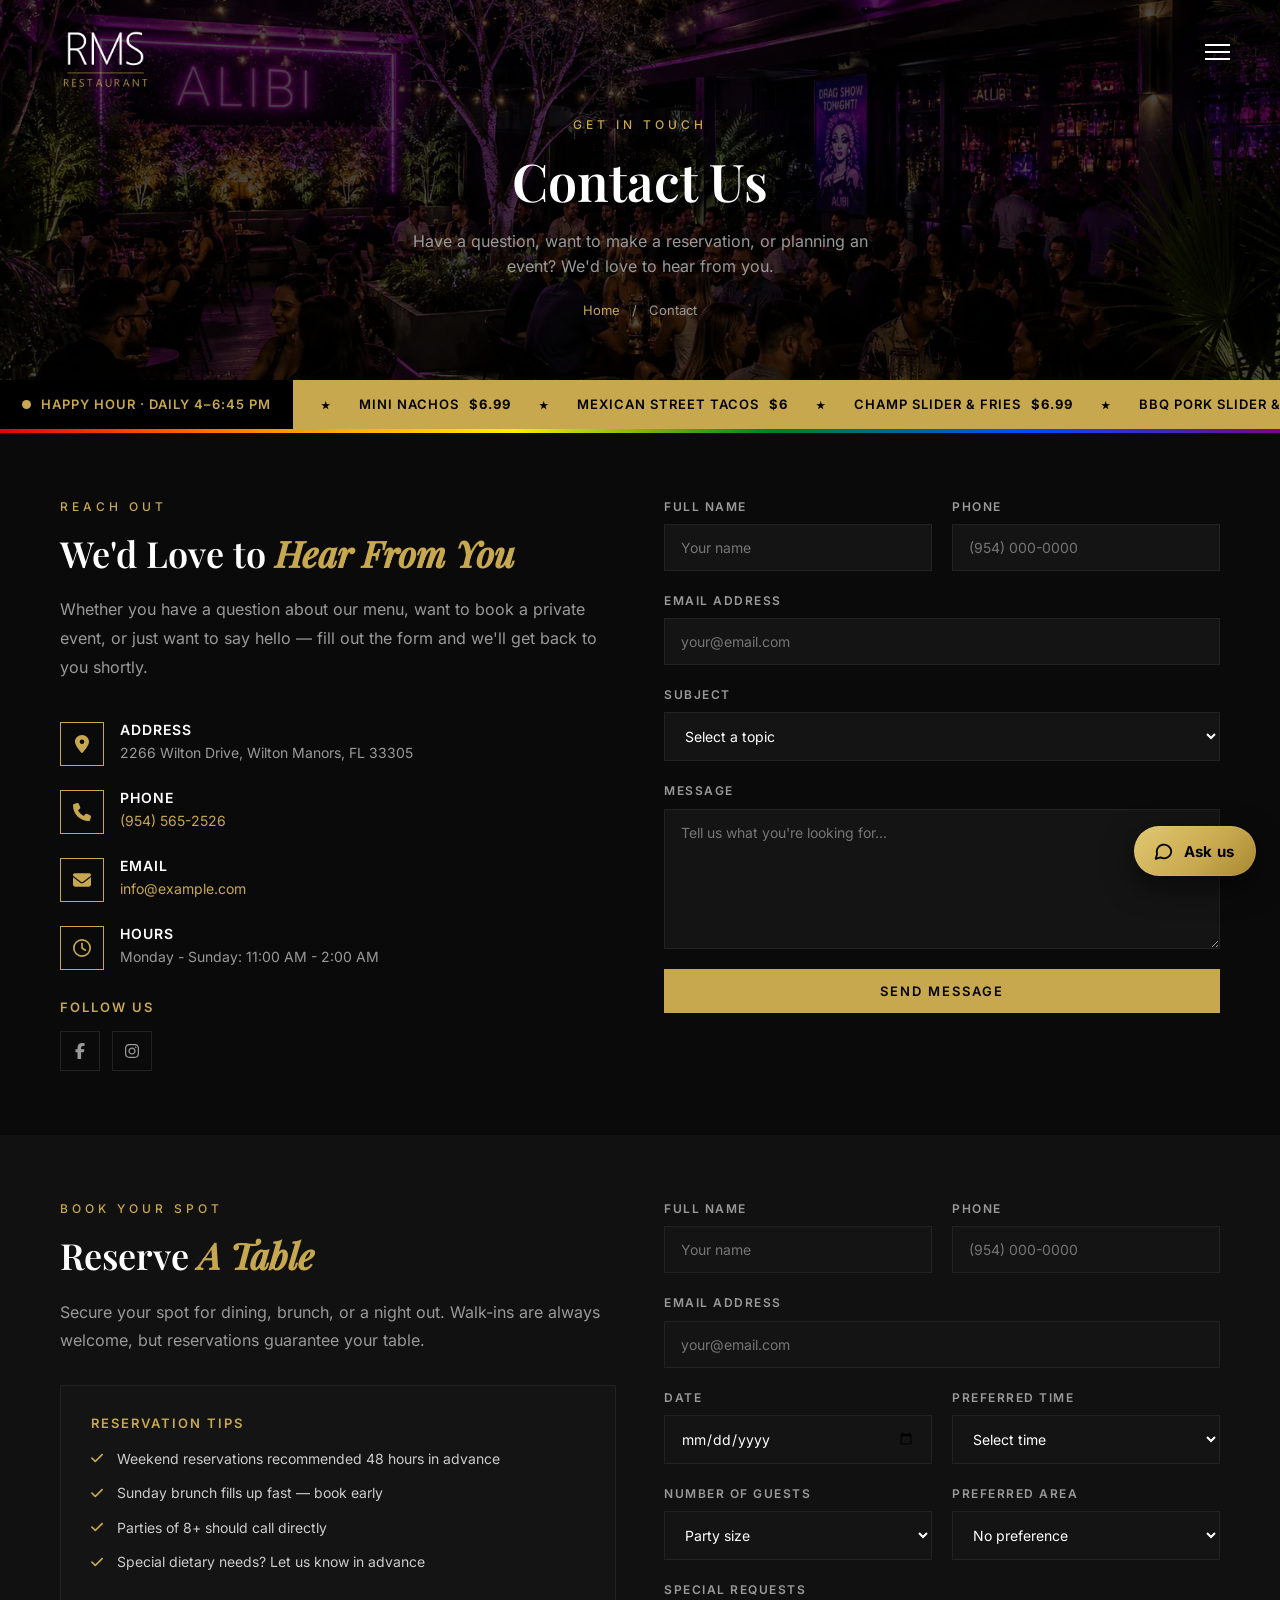
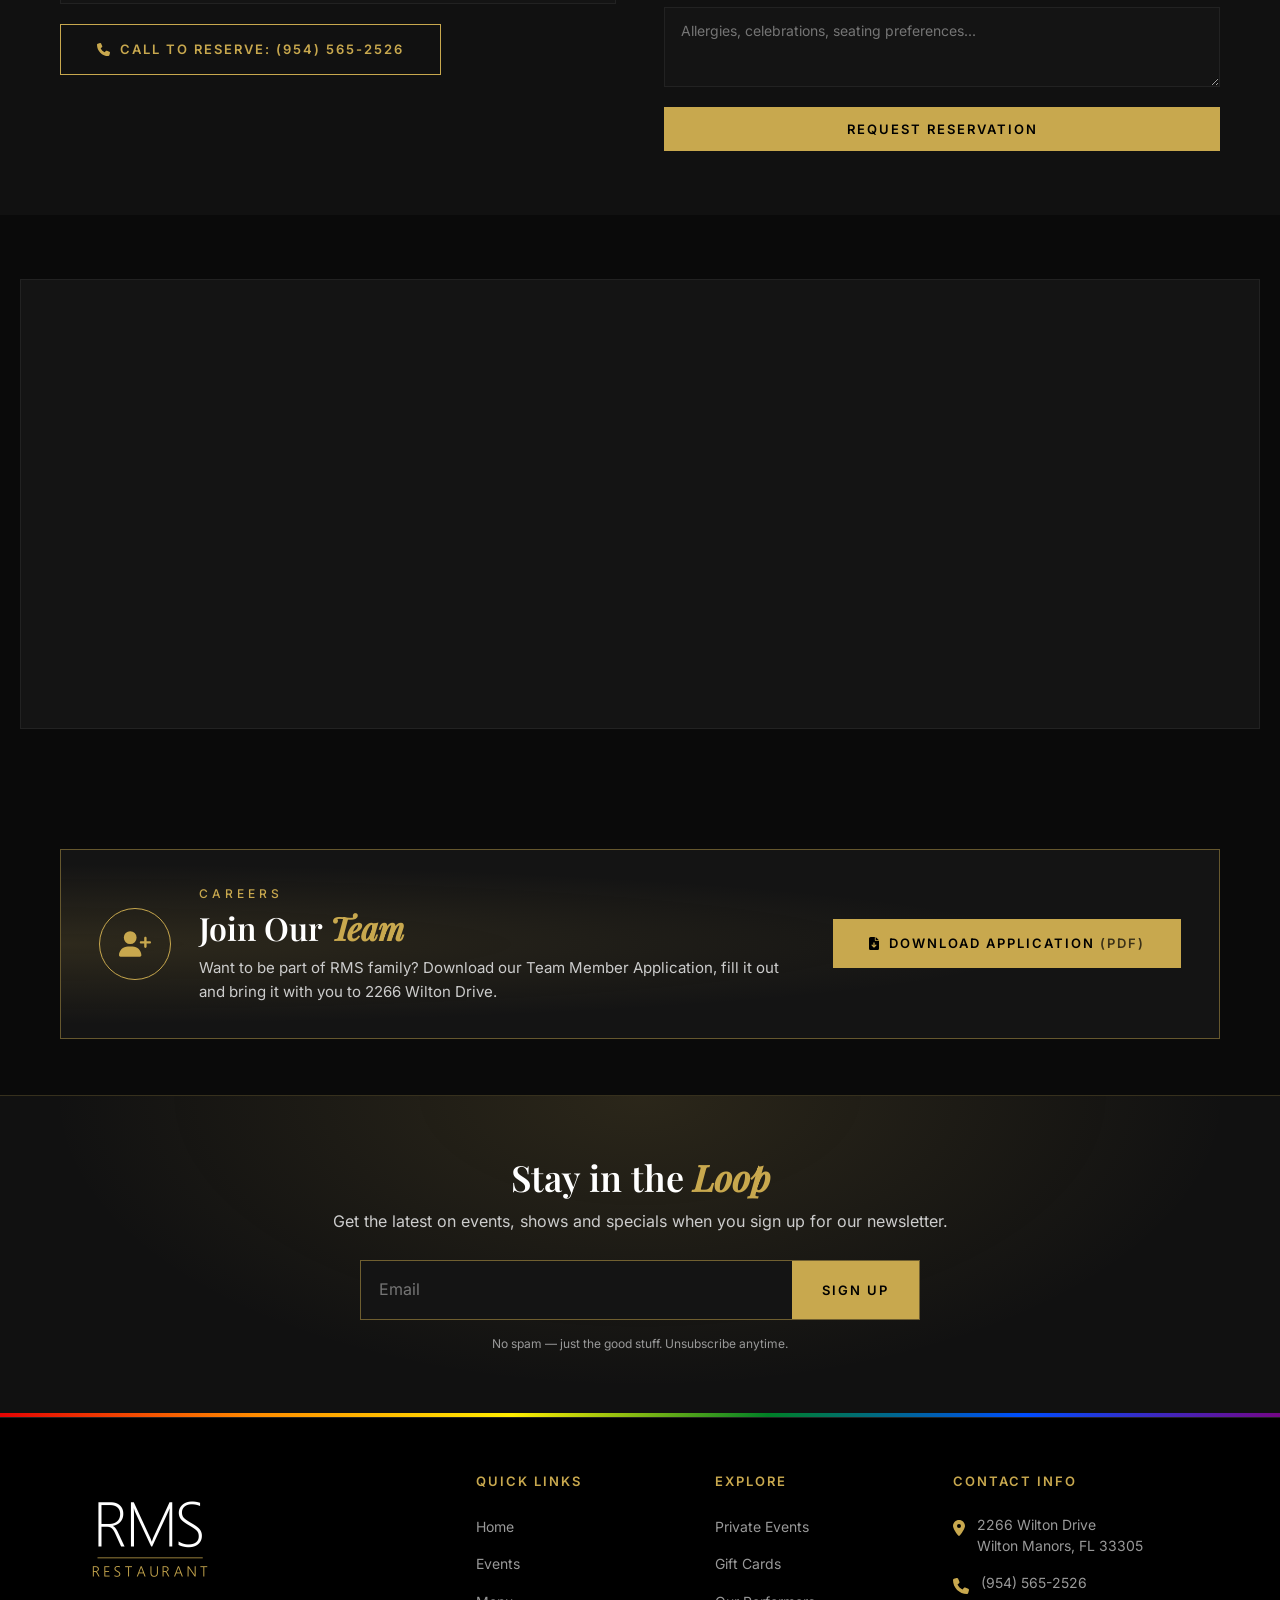
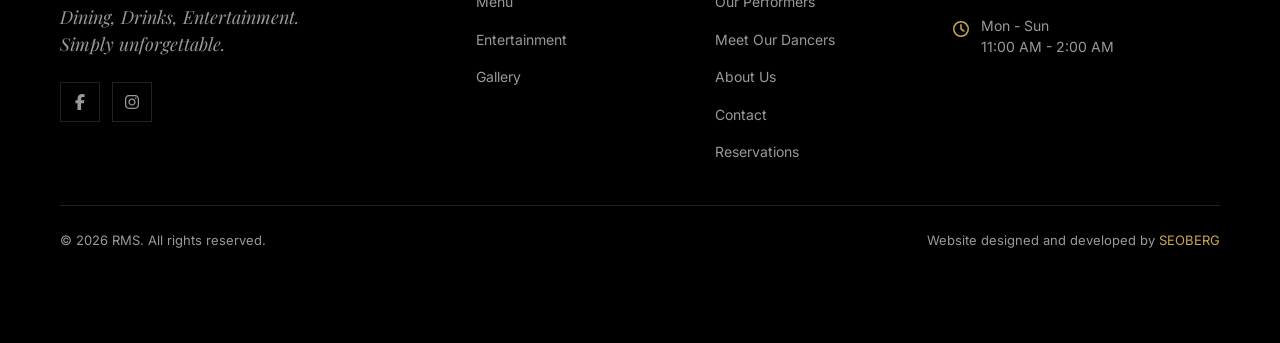
<file: contact.html>
<!DOCTYPE html>
<html lang="en">
<head>
  <meta charset="UTF-8">
  <meta name="viewport" content="width=device-width, initial-scale=1.0">
  <title>Contact | RMS</title>
  <meta name="description" content="Contact RMS. Make a reservation, plan an event, or reach out with questions.">
  <meta name="theme-color" content="#0A0A0A">
  <link rel="icon" type="image/png" sizes="32x32" href="images/favicon-32.png">
  <link rel="apple-touch-icon" href="images/apple-touch-icon.png">
  <link rel="preload" href="fonts/inter-latin.woff2" as="font" type="font/woff2" crossorigin>
  <link rel="preload" href="fonts/playfair-display-latin.woff2" as="font" type="font/woff2" crossorigin>
  <link rel="preload" href="images/site/outdoor-patio-scene-1600.webp" as="image" fetchpriority="high">
  <link rel="stylesheet" href="css/style.css?v=20261104f">
  <link rel="stylesheet" href="api/site-features.php">
</head>
<body>

  <header class="header">
    <div class="header-inner">
      <a href="./" class="logo"><img src="images/logo.png" alt="RMS" width="360" height="220"></a>
      <nav class="nav">
        <a href="./">Home</a><a href="events.html">Events</a><a href="menu.html">Menu</a>
        <a href="entertainment.html">Entertainment</a><a href="performers.html">Performers</a><a href="dancers.html">Dancers</a><a href="gallery.html">Gallery</a>
        <a href="private-events.html">Private Events</a><a href="gift-cards.html">Gift Cards</a><a href="about.html">About</a><a href="contact.html" class="active">Contact</a>
      </nav>
      <a href="#reserve" class="btn-reserve">Reserve A Table</a>
      <button class="menu-toggle" aria-label="Open menu"><span></span><span></span><span></span></button>
    </div>
  </header>
  <div class="mobile-nav"><button class="mobile-nav-close" aria-label="Close menu">&times;</button><a href="./">Home</a><a href="events.html">Events</a><a href="menu.html">Menu</a><a href="entertainment.html">Entertainment</a><a href="performers.html">Performers</a><a href="dancers.html">Dancers</a><a href="gallery.html">Gallery</a><a href="private-events.html">Private Events</a><a href="gift-cards.html">Gift Cards</a><a href="about.html">About</a><a href="contact.html">Contact</a></div>

  <section class="page-banner">
    <div class="page-banner-bg" style="background-image: url('images/site/outdoor-patio-scene-1600.webp');"></div>
    <div class="page-banner-content">
      <span class="section-label">Get In Touch</span>
      <h1>Contact Us</h1>
      <p>Have a question, want to make a reservation, or planning an event? We'd love to hear from you.</p>
      <div class="breadcrumb"><a href="./">Home</a> <span>/</span> <span>Contact</span></div>
    </div>
  </section>

  <!-- HAPPY HOUR TICKER (details from the Square site's Happy Hour Menu page) -->
  <a class="hh-ticker" href="menu.html#happy-hour" aria-label="Happy Hour every day 4 to 6:45 PM. See the Happy Hour menu.">
    <span class="hh-ticker-label">
      <span class="hh-ticker-dot"></span>
      <span data-hh-status data-hh-idle="Happy Hour &middot; Daily 4&ndash;6:45 PM">Happy Hour &middot; Daily 4&ndash;6:45 PM</span>
    </span>
    <span class="hh-ticker-track" aria-hidden="true">
      <span class="hh-ticker-items">
        <span>Mini Nachos <b>$6.99</b></span>
        <span>Mexican Street Tacos <b>$6</b></span>
        <span>Champ Slider &amp; Fries <b>$6.99</b></span>
        <span>BBQ Pork Slider &amp; Fries <b>$6.99</b></span>
        <span>4 oz. Burger &amp; Fries <b>$6.99</b></span>
        <span>Bacon Cheese Dog &amp; Fries <b>$6.99</b></span>
        <span>Wings (5) <b>$6.99</b></span>
        <span>Chicken Quesadilla <b>$11.99</b></span>
        <span>Sides from <b>$3</b></span>
        <span class="hh-ticker-cta">See the Happy Hour menu &rarr;</span>
      </span>
    </span>
  </a>
  <div class="pride-divider"></div>

  <!-- CONTACT INFO + FORM -->
  <section class="section">
    <div class="container">
      <div class="contact-grid">
        <div class="fade-in">
          <span class="section-label">Reach Out</span>
          <h2 class="section-title" style="text-align:left; font-size:36px;">We'd Love to <em>Hear From You</em></h2>
          <p style="color:var(--text-muted); margin:20px 0 40px; line-height:1.8;">Whether you have a question about our menu, want to book a private event, or just want to say hello — fill out the form and we'll get back to you shortly.</p>

          <div class="visit-detail">
            <div class="visit-detail-icon"><i class="fas fa-map-marker-alt"></i></div>
            <div>
              <h4>Address</h4>
              <p>2266 Wilton Drive, Wilton Manors, FL 33305</p>
            </div>
          </div>
          <div class="visit-detail">
            <div class="visit-detail-icon"><i class="fas fa-phone"></i></div>
            <div>
              <h4>Phone</h4>
              <p><a href="tel:+19545652526" style="color:var(--gold);">(954) 565-2526</a></p>
            </div>
          </div>
          <div class="visit-detail">
            <div class="visit-detail-icon"><i class="fas fa-envelope"></i></div>
            <div>
              <h4>Email</h4>
              <p><a href="mailto:info@example.com" style="color:var(--gold);">info@example.com</a></p>
            </div>
          </div>
          <div class="visit-detail">
            <div class="visit-detail-icon"><i class="far fa-clock"></i></div>
            <div>
              <h4>Hours</h4>
              <p>Monday - Sunday: 11:00 AM - 2:00 AM</p>
            </div>
          </div>

          <div style="margin-top:30px;">
            <h4 style="font-family:'Inter',sans-serif; font-size:13px; font-weight:600; letter-spacing:2px; text-transform:uppercase; color:var(--gold); margin-bottom:16px;">Follow Us</h4>
            <div class="footer-social">
              <a href="https://www.facebook.com/" target="_blank" rel="noopener" aria-label="Facebook" style="border-color:var(--border);"><i class="fab fa-facebook-f"></i></a>
              <a href="https://www.instagram.com/" target="_blank" rel="noopener" style="border-color:var(--border);"><i class="fab fa-instagram"></i></a>
            </div>
          </div>
        </div>

        <div class="fade-in fade-in-delay-1">
          <form class="contact-form" id="contact-form" method="post" action="#" data-endpoint="api/contact.php" data-type="contact" data-success="Thank you! Your message has been sent &mdash; we'll get back to you shortly." novalidate>
            <input class="hp-field" type="text" name="website" tabindex="-1" autocomplete="off" aria-hidden="true">
            <div class="form-row">
              <div class="form-group">
                <label for="name">Full Name</label>
                <input type="text" id="name" name="name" placeholder="Your name" required>
              </div>
              <div class="form-group">
                <label for="phone">Phone</label>
                <input type="tel" id="phone" name="phone" placeholder="(954) 000-0000">
              </div>
            </div>
            <div class="form-group">
              <label for="email">Email Address</label>
              <input type="email" id="email" name="email" placeholder="your@email.com" required>
            </div>
            <div class="form-group">
              <label for="subject">Subject</label>
              <select id="subject" name="subject">
                <option value="">Select a topic</option>
                <option value="general">General Inquiry</option>
                <option value="reservation">Reservation</option>
                <option value="private-event" data-site-feature="private-events">Private Event</option>
                <option value="catering">Catering</option>
                <option value="entertainment">Entertainment / Booking</option>
                <option value="feedback">Feedback</option>
              </select>
            </div>
            <div class="form-group">
              <label for="message">Message</label>
              <textarea id="message" name="message" placeholder="Tell us what you're looking for..." required></textarea>
            </div>
            <button type="submit" class="btn-primary" style="border:none; cursor:pointer; width:100%; text-align:center;">Send Message</button>
            <p class="form-status" role="status" aria-live="polite" hidden></p>
          </form>
        </div>
      </div>
    </div>
  </section>

  <!-- RESERVATION SECTION -->
  <section class="section section-dark" id="reserve">
    <div class="container">
      <div class="contact-grid">
        <div class="fade-in">
          <span class="section-label">Book Your Spot</span>
          <h2 class="section-title" style="text-align:left; font-size:36px;">Reserve <em>A Table</em></h2>
          <p style="color:var(--text-muted); margin:20px 0 30px; line-height:1.8;">Secure your spot for dining, brunch, or a night out. Walk-ins are always welcome, but reservations guarantee your table.</p>
          <div style="background:var(--bg-card); border:1px solid var(--border); padding:30px; margin-bottom:20px;">
            <h4 style="font-family:'Inter',sans-serif; font-size:13px; font-weight:600; letter-spacing:2px; text-transform:uppercase; color:var(--gold); margin-bottom:16px;">Reservation Tips</h4>
            <ul style="list-style:none; display:flex; flex-direction:column; gap:12px;">
              <li style="color:var(--text-body); font-size:14px;"><i class="fas fa-check" style="color:var(--gold); margin-right:10px;"></i> Weekend reservations recommended 48 hours in advance</li>
              <li style="color:var(--text-body); font-size:14px;"><i class="fas fa-check" style="color:var(--gold); margin-right:10px;"></i> Sunday brunch fills up fast — book early</li>
              <li style="color:var(--text-body); font-size:14px;"><i class="fas fa-check" style="color:var(--gold); margin-right:10px;"></i> Parties of 8+ should call directly</li>
              <li style="color:var(--text-body); font-size:14px;"><i class="fas fa-check" style="color:var(--gold); margin-right:10px;"></i> Special dietary needs? Let us know in advance</li>
            </ul>
          </div>
          <a href="tel:+19545652526" class="btn-outline" style="display:inline-block;"><i class="fas fa-phone"></i>&nbsp; Call to Reserve: (954) 565-2526</a>
        </div>

        <div class="fade-in fade-in-delay-1">
          <form class="contact-form" id="reservation-form" method="post" action="#" data-endpoint="api/contact.php" data-type="reservation" data-success="Thank you! We've received your request and will call or email to confirm your table." novalidate>
            <input class="hp-field" type="text" name="website" tabindex="-1" autocomplete="off" aria-hidden="true">
            <div class="form-row">
              <div class="form-group">
                <label for="res-name">Full Name</label>
                <input type="text" id="res-name" name="name" placeholder="Your name" required>
              </div>
              <div class="form-group">
                <label for="res-phone">Phone</label>
                <input type="tel" id="res-phone" name="phone" placeholder="(954) 000-0000" required>
              </div>
            </div>
            <div class="form-group">
              <label for="res-email">Email Address</label>
              <input type="email" id="res-email" name="email" placeholder="your@email.com" required>
            </div>
            <div class="form-row">
              <div class="form-group">
                <label for="res-date">Date</label>
                <input type="date" id="res-date" name="date" required>
              </div>
              <div class="form-group">
                <label for="res-time">Preferred Time</label>
                <select id="res-time" name="time" required>
                  <option value="">Select time</option>
                  <option value="11:00">11:00 AM</option>
                  <option value="11:30">11:30 AM</option>
                  <option value="12:00">12:00 PM</option>
                  <option value="12:30">12:30 PM</option>
                  <option value="13:00">1:00 PM</option>
                  <option value="13:30">1:30 PM</option>
                  <option value="14:00">2:00 PM</option>
                  <option value="17:00">5:00 PM</option>
                  <option value="17:30">5:30 PM</option>
                  <option value="18:00">6:00 PM</option>
                  <option value="18:30">6:30 PM</option>
                  <option value="19:00">7:00 PM</option>
                  <option value="19:30">7:30 PM</option>
                  <option value="20:00">8:00 PM</option>
                  <option value="20:30">8:30 PM</option>
                  <option value="21:00">9:00 PM</option>
                </select>
              </div>
            </div>
            <div class="form-row">
              <div class="form-group">
                <label for="res-guests">Number of Guests</label>
                <select id="res-guests" name="guests" required>
                  <option value="">Party size</option>
                  <option value="1">1 Guest</option>
                  <option value="2">2 Guests</option>
                  <option value="3">3 Guests</option>
                  <option value="4">4 Guests</option>
                  <option value="5">5 Guests</option>
                  <option value="6">6 Guests</option>
                  <option value="7">7 Guests</option>
                  <option value="8">8+ Guests (call us)</option>
                </select>
              </div>
              <div class="form-group">
                <label for="res-area">Preferred Area</label>
                <select id="res-area" name="area">
                  <option value="">No preference</option>
                  <option value="main-bar">Main Bar</option>
                  <option value="lounge">Lounge</option>
                  <option value="patio">Outdoor Patio</option>
                </select>
              </div>
            </div>
            <div class="form-group">
              <label for="res-notes">Special Requests</label>
              <textarea id="res-notes" name="notes" placeholder="Allergies, celebrations, seating preferences..." style="min-height:80px;"></textarea>
            </div>
            <button type="submit" class="btn-primary" style="border:none; cursor:pointer; width:100%; text-align:center;">Request Reservation</button>
            <p class="form-status" role="status" aria-live="polite" hidden></p>
          </form>
        </div>
      </div>
    </div>
  </section>

  <!-- MAP -->
  <section class="section">
    <div class="container-wide">
      <div class="visit-map fade-in" style="height:450px;">
        <iframe src="https://www.google.com/maps?q=RMS,+2266+Wilton+Dr,+Wilton+Manors,+FL+33305&output=embed" title="Map: RMS, 2266 Wilton Drive" allowfullscreen loading="lazy"></iframe>
      </div>
    </div>
  </section>

  <!-- JOIN OUR TEAM (the Square site's "Team Member Application" page) -->
  <section class="careers" id="join-our-team">
    <div class="container">
      <div class="careers-inner">
        <div class="careers-icon" aria-hidden="true"><i class="fas fa-user-plus"></i></div>
        <div class="careers-text">
          <span class="section-label">Careers</span>
          <h2>Join Our <em>Team</em></h2>
          <p>Want to be part of RMS family? Download our Team Member Application, fill it out and bring it with you to 2266 Wilton Drive.</p>
        </div>
        <a class="btn-primary careers-btn" href="https://your-store.square.site/uploads/b/7160bda0-4416-11e9-bf06-fd02521b69bb/f81873b0-b7f4-11ef-93a4-ad1d10a03dda.pdf" target="_blank" rel="noopener" download>
          <i class="fas fa-file-download" aria-hidden="true"></i>&nbsp; Download Application <span class="careers-meta">(PDF)</span>
        </a>
      </div>
    </div>
  </section>

  <!-- NEWSLETTER (like "Stay in the Loop" on the Square site) — posts to api/subscribe.php -->
  <section class="newsletter">
    <div class="container">
      <h2>Stay in the <em>Loop</em></h2>
      <p>Get the latest on events, shows and specials when you sign up for our newsletter.</p>
      <form class="newsletter-form" method="post" action="#" data-endpoint="api/subscribe.php" data-success="You're on the list! Watch your inbox for our next update." novalidate>
        <label class="sr-only" for="nl-email-contact">Email address</label>
        <input id="nl-email-contact" type="email" name="email" placeholder="Email" autocomplete="email" required>
        <input class="hp-field" type="text" name="website" tabindex="-1" autocomplete="off" aria-hidden="true">
        <button type="submit">Sign Up</button>
      </form>
      <p class="form-status" role="status" aria-live="polite" hidden></p>
      <p class="newsletter-note">No spam &mdash; just the good stuff. Unsubscribe anytime.</p>
    </div>
  </section>

  <div class="pride-divider"></div>
  <footer class="footer">
    <div class="container">
      <div class="footer-grid">
        <div class="footer-brand"><a href="./" class="logo"><img loading="lazy" decoding="async" src="images/logo.png" alt="RMS" width="360" height="220"></a><p class="footer-tagline">Dining, Drinks, Entertainment.<br>Simply unforgettable.</p><div class="footer-social"><a href="https://www.facebook.com/" target="_blank" rel="noopener" aria-label="Facebook"><i class="fab fa-facebook-f"></i></a><a href="https://www.instagram.com/" target="_blank" rel="noopener" aria-label="Instagram"><i class="fab fa-instagram"></i></a></div></div>
        <div class="footer-col"><h4>Quick Links</h4><ul class="footer-links"><li><a href="./">Home</a></li><li><a href="events.html">Events</a></li><li><a href="menu.html">Menu</a></li><li><a href="entertainment.html">Entertainment</a></li><li><a href="gallery.html">Gallery</a></li></ul></div>
        <div class="footer-col"><h4>Explore</h4><ul class="footer-links"><li><a href="private-events.html">Private Events</a></li><li><a href="gift-cards.html">Gift Cards</a></li><li><a href="performers.html">Our Performers</a></li><li><a href="dancers.html">Meet Our Dancers</a></li><li><a href="about.html">About Us</a></li><li><a href="contact.html">Contact</a></li><li><a href="contact.html#reserve">Reservations</a></li></ul></div>
        <div class="footer-col"><h4>Contact Info</h4><div class="footer-contact-item"><span class="icon"><i class="fas fa-map-marker-alt"></i></span><p>2266 Wilton Drive<br>Wilton Manors, FL 33305</p></div><div class="footer-contact-item"><span class="icon"><i class="fas fa-phone"></i></span><a href="tel:+19545652526">(954) 565-2526</a></div><div class="footer-contact-item"><span class="icon"><i class="far fa-clock"></i></span><p>Mon - Sun<br>11:00 AM - 2:00 AM</p></div></div>
      </div>
      <div class="footer-bottom"><p>&copy; 2026 RMS. All rights reserved.</p><p class="footer-credit">Website designed and developed by <a href="https://seoberg.com" target="_blank" rel="noopener">SEOBERG</a></p></div>
    </div>
  </footer>
  <div class="mobile-cta-bar">
    <a href="tel:+19545652526" class="cta-call"><i class="fas fa-phone"></i> Call Now</a>
    <a href="contact.html#reserve" class="cta-reserve">Reserve A Table</a>
  </div>
  <script src="js/main.js?v=20260925"></script>
  <script src="js/chat.js?v=20261016b"></script>
</body>
</html>
</file>
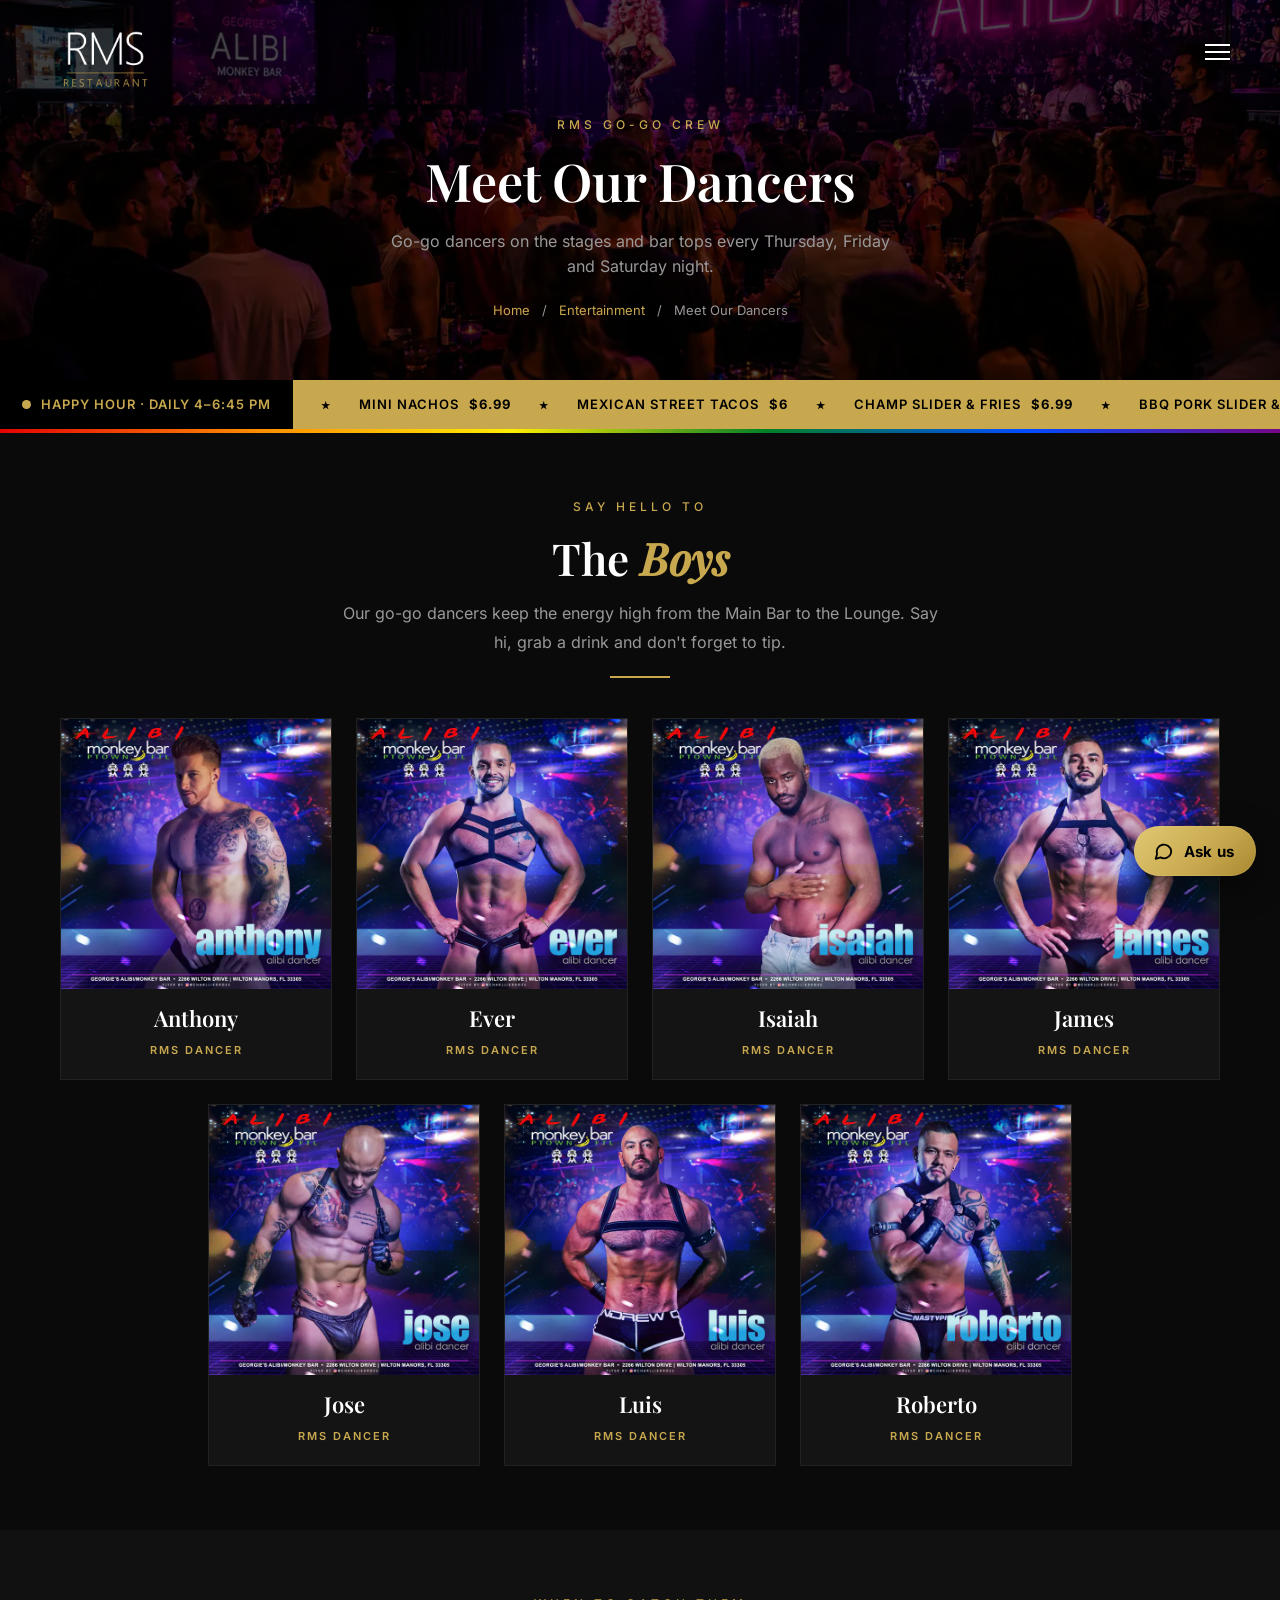
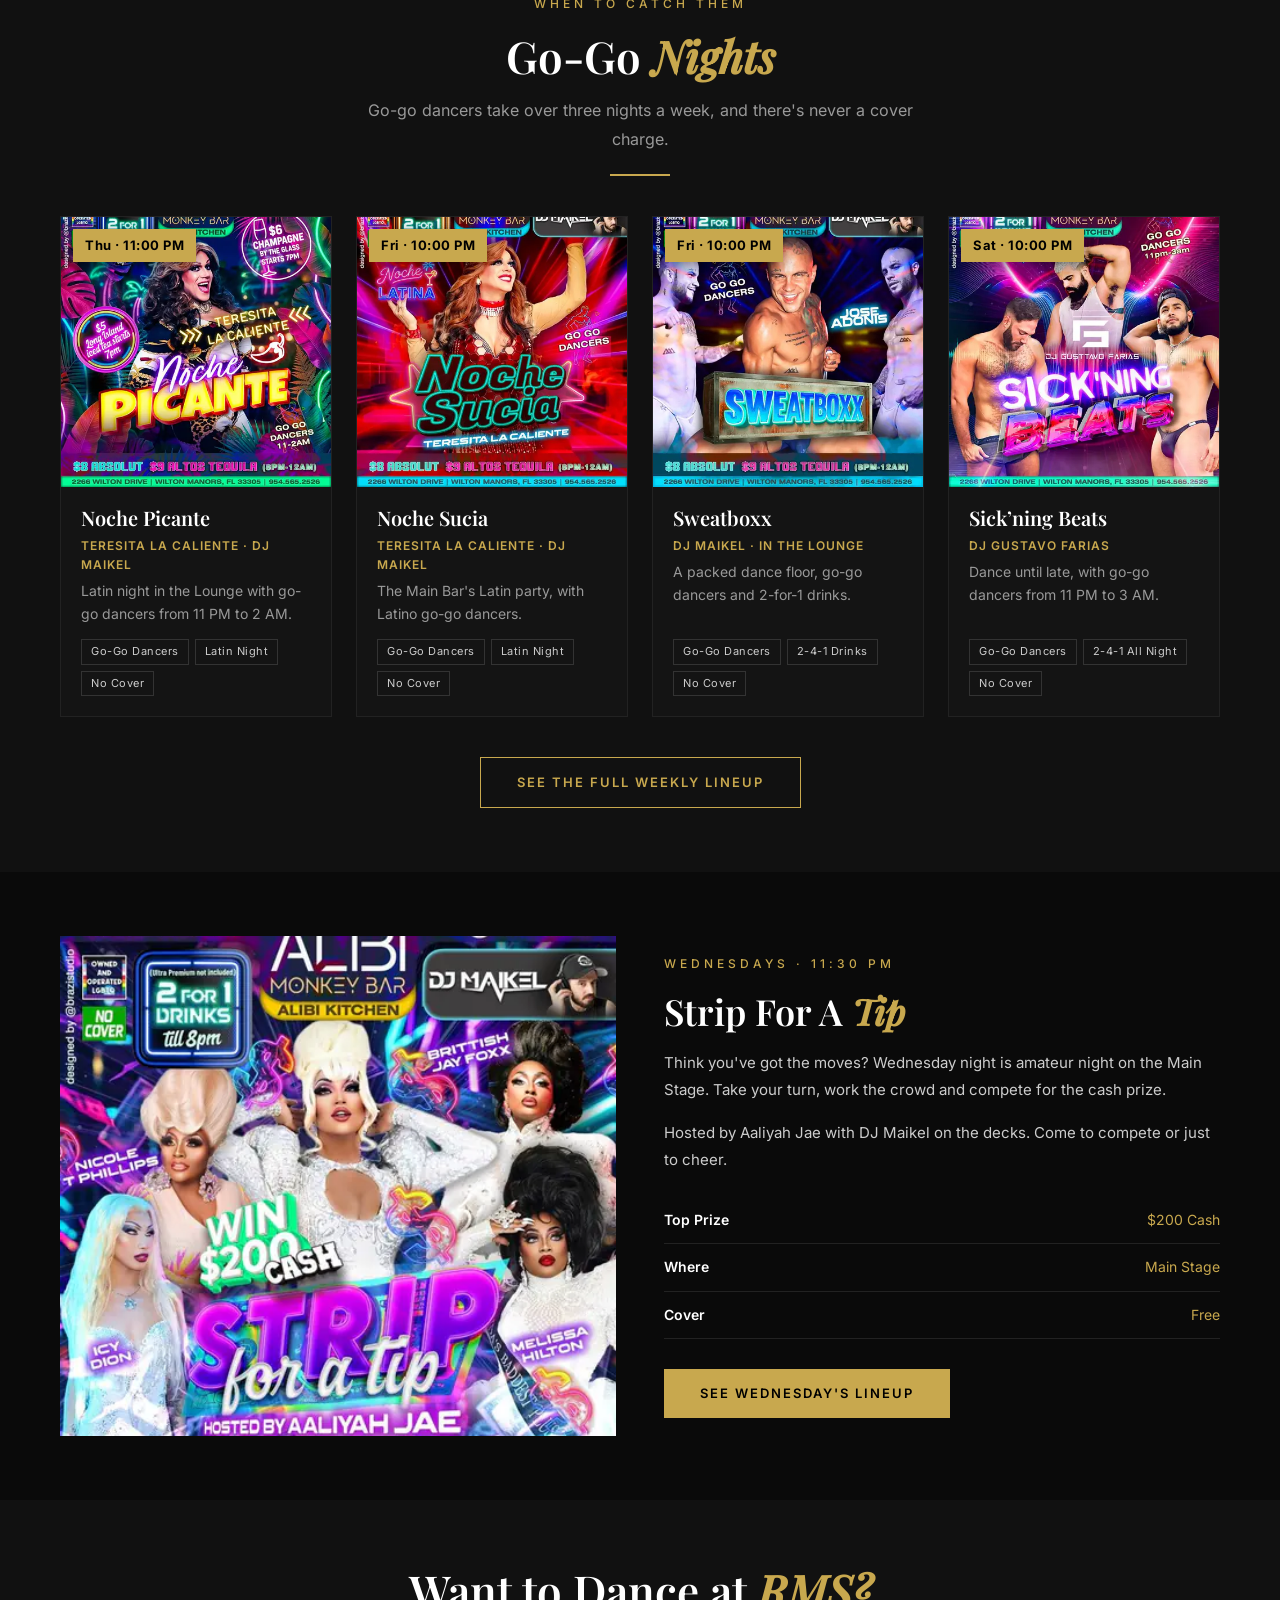
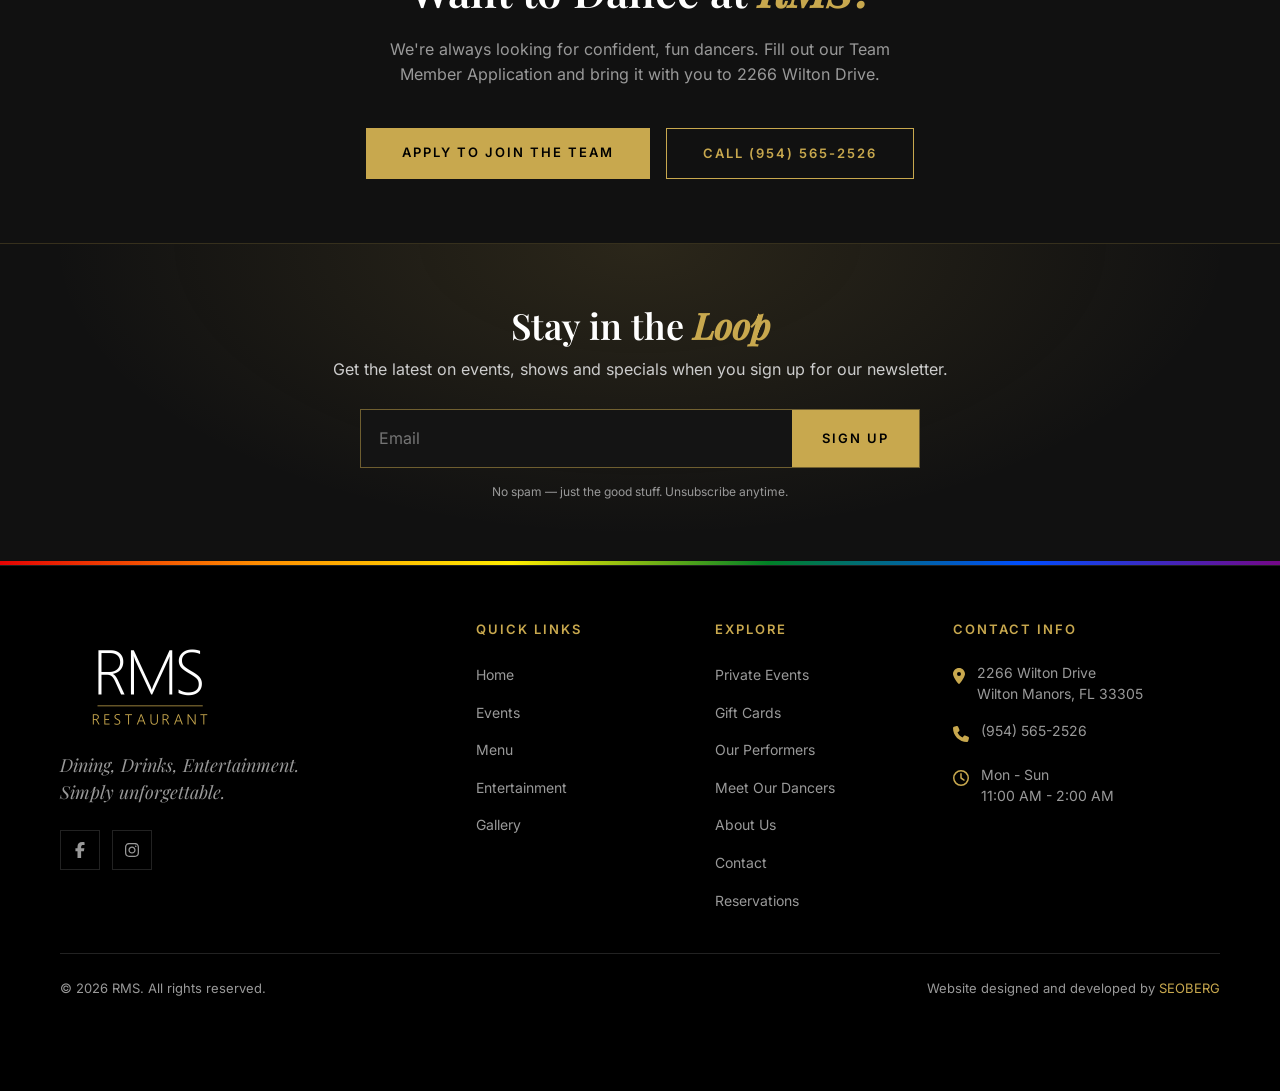
<file: dancers.html>
<!DOCTYPE html>
<html lang="en">
<head>
  <meta charset="UTF-8">
  <meta name="viewport" content="width=device-width, initial-scale=1.0">
  <title>Meet Our Dancers | RMS</title>
  <meta name="description" content="Meet the RMS go-go dancers. Catch them Thursday, Friday and Saturday nights at RMS in Wilton Manors, plus Strip for a Tip every Wednesday.">
  <meta name="theme-color" content="#0A0A0A">
  <link rel="icon" type="image/png" sizes="32x32" href="images/favicon-32.png">
  <link rel="apple-touch-icon" href="images/apple-touch-icon.png">
  <link rel="preload" href="fonts/inter-latin.woff2" as="font" type="font/woff2" crossorigin>
  <link rel="preload" href="fonts/playfair-display-latin.woff2" as="font" type="font/woff2" crossorigin>
  <link rel="preload" href="images/site/hero-banner-crowd-scene-2-1600.webp" as="image" fetchpriority="high">
  <link rel="stylesheet" href="css/style.css?v=20261104f">
  <link rel="stylesheet" href="api/site-features.php">
</head>
<body>

  <header class="header">
    <div class="header-inner">
      <a href="./" class="logo"><img src="images/logo.png" alt="RMS" width="360" height="220"></a>
      <nav class="nav">
        <a href="./">Home</a><a href="events.html">Events</a><a href="menu.html">Menu</a>
        <a href="entertainment.html">Entertainment</a><a href="performers.html">Performers</a><a href="dancers.html" class="active">Dancers</a><a href="gallery.html">Gallery</a>
        <a href="private-events.html">Private Events</a><a href="gift-cards.html">Gift Cards</a><a href="about.html">About</a><a href="contact.html">Contact</a>
      </nav>
      <a href="contact.html#reserve" class="btn-reserve">Reserve A Table</a>
      <button class="menu-toggle" aria-label="Open menu"><span></span><span></span><span></span></button>
    </div>
  </header>
  <div class="mobile-nav"><button class="mobile-nav-close" aria-label="Close menu">&times;</button><a href="./">Home</a><a href="events.html">Events</a><a href="menu.html">Menu</a><a href="entertainment.html">Entertainment</a><a href="performers.html">Performers</a><a href="dancers.html">Dancers</a><a href="gallery.html">Gallery</a><a href="private-events.html">Private Events</a><a href="gift-cards.html">Gift Cards</a><a href="about.html">About</a><a href="contact.html">Contact</a></div>

  <section class="page-banner">
    <div class="page-banner-bg" style="background-image: url('images/site/hero-banner-crowd-scene-2-1600.webp');"></div>
    <div class="page-banner-content">
      <span class="section-label">RMS Go-Go Crew</span>
      <h1>Meet Our Dancers</h1>
      <p>Go-go dancers on the stages and bar tops every Thursday, Friday and Saturday night.</p>
      <div class="breadcrumb"><a href="./">Home</a> <span>/</span> <a href="entertainment.html">Entertainment</a> <span>/</span> <span>Meet Our Dancers</span></div>
    </div>
  </section>

  <!-- HAPPY HOUR TICKER (details from the Square site's Happy Hour Menu page) -->
  <a class="hh-ticker" href="menu.html#happy-hour" aria-label="Happy Hour every day 4 to 6:45 PM. See the Happy Hour menu.">
    <span class="hh-ticker-label">
      <span class="hh-ticker-dot"></span>
      <span data-hh-status data-hh-idle="Happy Hour &middot; Daily 4&ndash;6:45 PM">Happy Hour &middot; Daily 4&ndash;6:45 PM</span>
    </span>
    <span class="hh-ticker-track" aria-hidden="true">
      <span class="hh-ticker-items">
        <span>Mini Nachos <b>$6.99</b></span>
        <span>Mexican Street Tacos <b>$6</b></span>
        <span>Champ Slider &amp; Fries <b>$6.99</b></span>
        <span>BBQ Pork Slider &amp; Fries <b>$6.99</b></span>
        <span>4 oz. Burger &amp; Fries <b>$6.99</b></span>
        <span>Bacon Cheese Dog &amp; Fries <b>$6.99</b></span>
        <span>Wings (5) <b>$6.99</b></span>
        <span>Chicken Quesadilla <b>$11.99</b></span>
        <span>Sides from <b>$3</b></span>
        <span class="hh-ticker-cta">See the Happy Hour menu &rarr;</span>
      </span>
    </span>
  </a>
  <div class="pride-divider"></div>

  <!-- ROSTER (photos from the "Meet Our Dancers" rotation on example.com, img/random/dancer1-7.jpg) -->
  <section class="section">
    <div class="container">
      <div class="section-header">
        <span class="section-label">Say Hello To</span>
        <h2 class="section-title">The <em>Boys</em></h2>
        <p class="section-desc">Our go-go dancers keep the energy high from the Main Bar to the Lounge. Say hi, grab a drink and don't forget to tip.</p>
        <div class="gold-line"></div>
      </div>

      <div class="dancer-grid">
        <!-- admin:dancers:roster -->
        <figure class="dancer-card fade-in">
          <div class="dancer-card-img"><img loading="lazy" decoding="async" src="images/dancers/dancer1.webp" alt="Anthony, RMS dancer" width="600" height="600"></div>
          <figcaption><h3>Anthony</h3><span>RMS Dancer</span></figcaption>
        </figure>
        <figure class="dancer-card fade-in fade-in-delay-1">
          <div class="dancer-card-img"><img loading="lazy" decoding="async" src="images/dancers/dancer2.webp" alt="Ever, RMS dancer" width="600" height="600"></div>
          <figcaption><h3>Ever</h3><span>RMS Dancer</span></figcaption>
        </figure>
        <figure class="dancer-card fade-in fade-in-delay-2">
          <div class="dancer-card-img"><img loading="lazy" decoding="async" src="images/dancers/dancer3.webp" alt="Isaiah, RMS dancer" width="600" height="600"></div>
          <figcaption><h3>Isaiah</h3><span>RMS Dancer</span></figcaption>
        </figure>
        <figure class="dancer-card fade-in">
          <div class="dancer-card-img"><img loading="lazy" decoding="async" src="images/dancers/dancer4.webp" alt="James, RMS dancer" width="600" height="600"></div>
          <figcaption><h3>James</h3><span>RMS Dancer</span></figcaption>
        </figure>
        <figure class="dancer-card fade-in fade-in-delay-1">
          <div class="dancer-card-img"><img loading="lazy" decoding="async" src="images/dancers/dancer5.webp" alt="Jose, RMS dancer" width="600" height="600"></div>
          <figcaption><h3>Jose</h3><span>RMS Dancer</span></figcaption>
        </figure>
        <figure class="dancer-card fade-in fade-in-delay-2">
          <div class="dancer-card-img"><img loading="lazy" decoding="async" src="images/dancers/dancer6.webp" alt="Luis, RMS dancer" width="600" height="600"></div>
          <figcaption><h3>Luis</h3><span>RMS Dancer</span></figcaption>
        </figure>
        <figure class="dancer-card fade-in">
          <div class="dancer-card-img"><img loading="lazy" decoding="async" src="images/dancers/dancer7.webp" alt="Roberto, RMS dancer" width="600" height="600"></div>
          <figcaption><h3>Roberto</h3><span>RMS Dancer</span></figcaption>
        </figure>
        <!-- /admin:dancers:roster -->
      </div>
    </div>
  </section>

  <!-- GO-GO NIGHTS (from the Square site's Weekly Events posters; kept in sync with events.html) -->
  <section class="section section-dark">
    <div class="container">
      <div class="section-header">
        <span class="section-label">When To Catch Them</span>
        <h2 class="section-title">Go-Go <em>Nights</em></h2>
        <p class="section-desc">Go-go dancers take over three nights a week, and there's never a cover charge.</p>
        <div class="gold-line"></div>
      </div>

      <div class="ev-grid ev-grid--4">
        <article class="ev-card fade-in">
          <div class="ev-poster">
            <img src="images/events/noche-picante.webp" alt="Noche Picante poster" width="480" height="600" loading="lazy" decoding="async">
            <span class="ev-time">Thu &middot; 11:00 PM</span>
          </div>
          <div class="ev-body">
            <h4>Noche Picante</h4>
            <p class="ev-host">Teresita La Caliente &middot; DJ Maikel</p>
            <p class="ev-desc">Latin night in the Lounge with go-go dancers from 11 PM to 2 AM.</p>
            <ul class="ev-tags"><li>Go-Go Dancers</li><li>Latin Night</li><li>No Cover</li></ul>
          </div>
        </article>
        <article class="ev-card fade-in fade-in-delay-1">
          <div class="ev-poster">
            <img src="images/events/noche-sucia.webp" alt="Noche Sucia poster" width="480" height="600" loading="lazy" decoding="async">
            <span class="ev-time">Fri &middot; 10:00 PM</span>
          </div>
          <div class="ev-body">
            <h4>Noche Sucia</h4>
            <p class="ev-host">Teresita La Caliente &middot; DJ Maikel</p>
            <p class="ev-desc">The Main Bar's Latin party, with Latino go-go dancers.</p>
            <ul class="ev-tags"><li>Go-Go Dancers</li><li>Latin Night</li><li>No Cover</li></ul>
          </div>
        </article>
        <article class="ev-card fade-in fade-in-delay-2">
          <div class="ev-poster">
            <img src="images/events/sweatboxx.webp" alt="Sweatboxx poster" width="480" height="600" loading="lazy" decoding="async">
            <span class="ev-time">Fri &middot; 10:00 PM</span>
          </div>
          <div class="ev-body">
            <h4>Sweatboxx</h4>
            <p class="ev-host">DJ Maikel &middot; in the Lounge</p>
            <p class="ev-desc">A packed dance floor, go-go dancers and 2-for-1 drinks.</p>
            <ul class="ev-tags"><li>Go-Go Dancers</li><li>2-4-1 Drinks</li><li>No Cover</li></ul>
          </div>
        </article>
        <article class="ev-card fade-in">
          <div class="ev-poster">
            <img src="images/events/sickening-beats.webp" alt="Sick'ning Beats poster" width="480" height="600" loading="lazy" decoding="async">
            <span class="ev-time">Sat &middot; 10:00 PM</span>
          </div>
          <div class="ev-body">
            <h4>Sick&rsquo;ning Beats</h4>
            <p class="ev-host">DJ Gustavo Farias</p>
            <p class="ev-desc">Dance until late, with go-go dancers from 11 PM to 3 AM.</p>
            <ul class="ev-tags"><li>Go-Go Dancers</li><li>2-4-1 All Night</li><li>No Cover</li></ul>
          </div>
        </article>
      </div>

      <div class="section-cta">
        <a href="events.html" class="btn-outline">See the Full Weekly Lineup</a>
      </div>
    </div>
  </section>

  <!-- STRIP FOR A TIP (Wednesday contest, from both client sites) -->
  <section class="section">
    <div class="container">
      <div class="entertainment-feature fade-in">
        <div class="entertainment-feature-img">
          <img loading="lazy" decoding="async" src="images/events/strip-for-a-tip.webp" alt="Strip for a Tip poster" width="480" height="600">
        </div>
        <div class="entertainment-feature-content">
          <span class="section-label">Wednesdays &middot; 11:30 PM</span>
          <h3>Strip For A <em>Tip</em></h3>
          <p>Think you've got the moves? Wednesday night is amateur night on the Main Stage. Take your turn, work the crowd and compete for the cash prize.</p>
          <p>Hosted by Aaliyah Jae with DJ Maikel on the decks. Come to compete or just to cheer.</p>
          <div class="entertainment-schedule">
            <div class="schedule-item"><span class="day">Top Prize</span><span class="event">$200 Cash</span></div>
            <div class="schedule-item"><span class="day">Where</span><span class="event">Main Stage</span></div>
            <div class="schedule-item"><span class="day">Cover</span><span class="event">Free</span></div>
          </div>
          <div style="margin-top:30px;">
            <a href="events.html#ev-wed" class="btn-primary">See Wednesday's Lineup</a>
          </div>
        </div>
      </div>
    </div>
  </section>

  <!-- JOIN (Team Member Application from the Square site) -->
  <section class="cta-section" style="background:var(--bg-section);">
    <div class="container">
      <h2>Want to Dance at <em>RMS?</em></h2>
      <p>We're always looking for confident, fun dancers. Fill out our Team Member Application and bring it with you to 2266 Wilton Drive.</p>
      <div class="cta-buttons">
        <a href="contact.html#join-our-team" class="btn-primary">Apply to Join the Team</a>
        <a href="tel:+19545652526" class="btn-outline">Call (954) 565-2526</a>
      </div>
    </div>
  </section>

  <!-- NEWSLETTER (like "Stay in the Loop" on the Square site) — posts to api/subscribe.php -->
  <section class="newsletter">
    <div class="container">
      <h2>Stay in the <em>Loop</em></h2>
      <p>Get the latest on events, shows and specials when you sign up for our newsletter.</p>
      <form class="newsletter-form" method="post" action="#" data-endpoint="api/subscribe.php" data-success="You're on the list! Watch your inbox for our next update." novalidate>
        <label class="sr-only" for="nl-email-dancers">Email address</label>
        <input id="nl-email-dancers" type="email" name="email" placeholder="Email" autocomplete="email" required>
        <input class="hp-field" type="text" name="website" tabindex="-1" autocomplete="off" aria-hidden="true">
        <button type="submit">Sign Up</button>
      </form>
      <p class="form-status" role="status" aria-live="polite" hidden></p>
      <p class="newsletter-note">No spam &mdash; just the good stuff. Unsubscribe anytime.</p>
    </div>
  </section>

  <div class="pride-divider"></div>
  <footer class="footer">
    <div class="container">
      <div class="footer-grid">
        <div class="footer-brand"><a href="./" class="logo"><img loading="lazy" decoding="async" src="images/logo.png" alt="RMS" width="360" height="220"></a><p class="footer-tagline">Dining, Drinks, Entertainment.<br>Simply unforgettable.</p><div class="footer-social"><a href="https://www.facebook.com/" target="_blank" rel="noopener" aria-label="Facebook"><i class="fab fa-facebook-f"></i></a><a href="https://www.instagram.com/" target="_blank" rel="noopener" aria-label="Instagram"><i class="fab fa-instagram"></i></a></div></div>
        <div class="footer-col"><h4>Quick Links</h4><ul class="footer-links"><li><a href="./">Home</a></li><li><a href="events.html">Events</a></li><li><a href="menu.html">Menu</a></li><li><a href="entertainment.html">Entertainment</a></li><li><a href="gallery.html">Gallery</a></li></ul></div>
        <div class="footer-col"><h4>Explore</h4><ul class="footer-links"><li><a href="private-events.html">Private Events</a></li><li><a href="gift-cards.html">Gift Cards</a></li><li><a href="performers.html">Our Performers</a></li><li><a href="dancers.html">Meet Our Dancers</a></li><li><a href="about.html">About Us</a></li><li><a href="contact.html">Contact</a></li><li><a href="contact.html#reserve">Reservations</a></li></ul></div>
        <div class="footer-col"><h4>Contact Info</h4><div class="footer-contact-item"><span class="icon"><i class="fas fa-map-marker-alt"></i></span><p>2266 Wilton Drive<br>Wilton Manors, FL 33305</p></div><div class="footer-contact-item"><span class="icon"><i class="fas fa-phone"></i></span><a href="tel:+19545652526">(954) 565-2526</a></div><div class="footer-contact-item"><span class="icon"><i class="far fa-clock"></i></span><p>Mon - Sun<br>11:00 AM - 2:00 AM</p></div></div>
      </div>
      <div class="footer-bottom"><p>&copy; 2026 RMS. All rights reserved.</p><p class="footer-credit">Website designed and developed by <a href="https://seoberg.com" target="_blank" rel="noopener">SEOBERG</a></p></div>
    </div>
  </footer>
  <div class="mobile-cta-bar">
    <a href="tel:+19545652526" class="cta-call"><i class="fas fa-phone"></i> Call Now</a>
    <a href="contact.html#reserve" class="cta-reserve">Reserve A Table</a>
  </div>
  <script src="js/main.js?v=20260925"></script>
  <script src="js/chat.js?v=20261016b"></script>
</body>
</html>
</file>
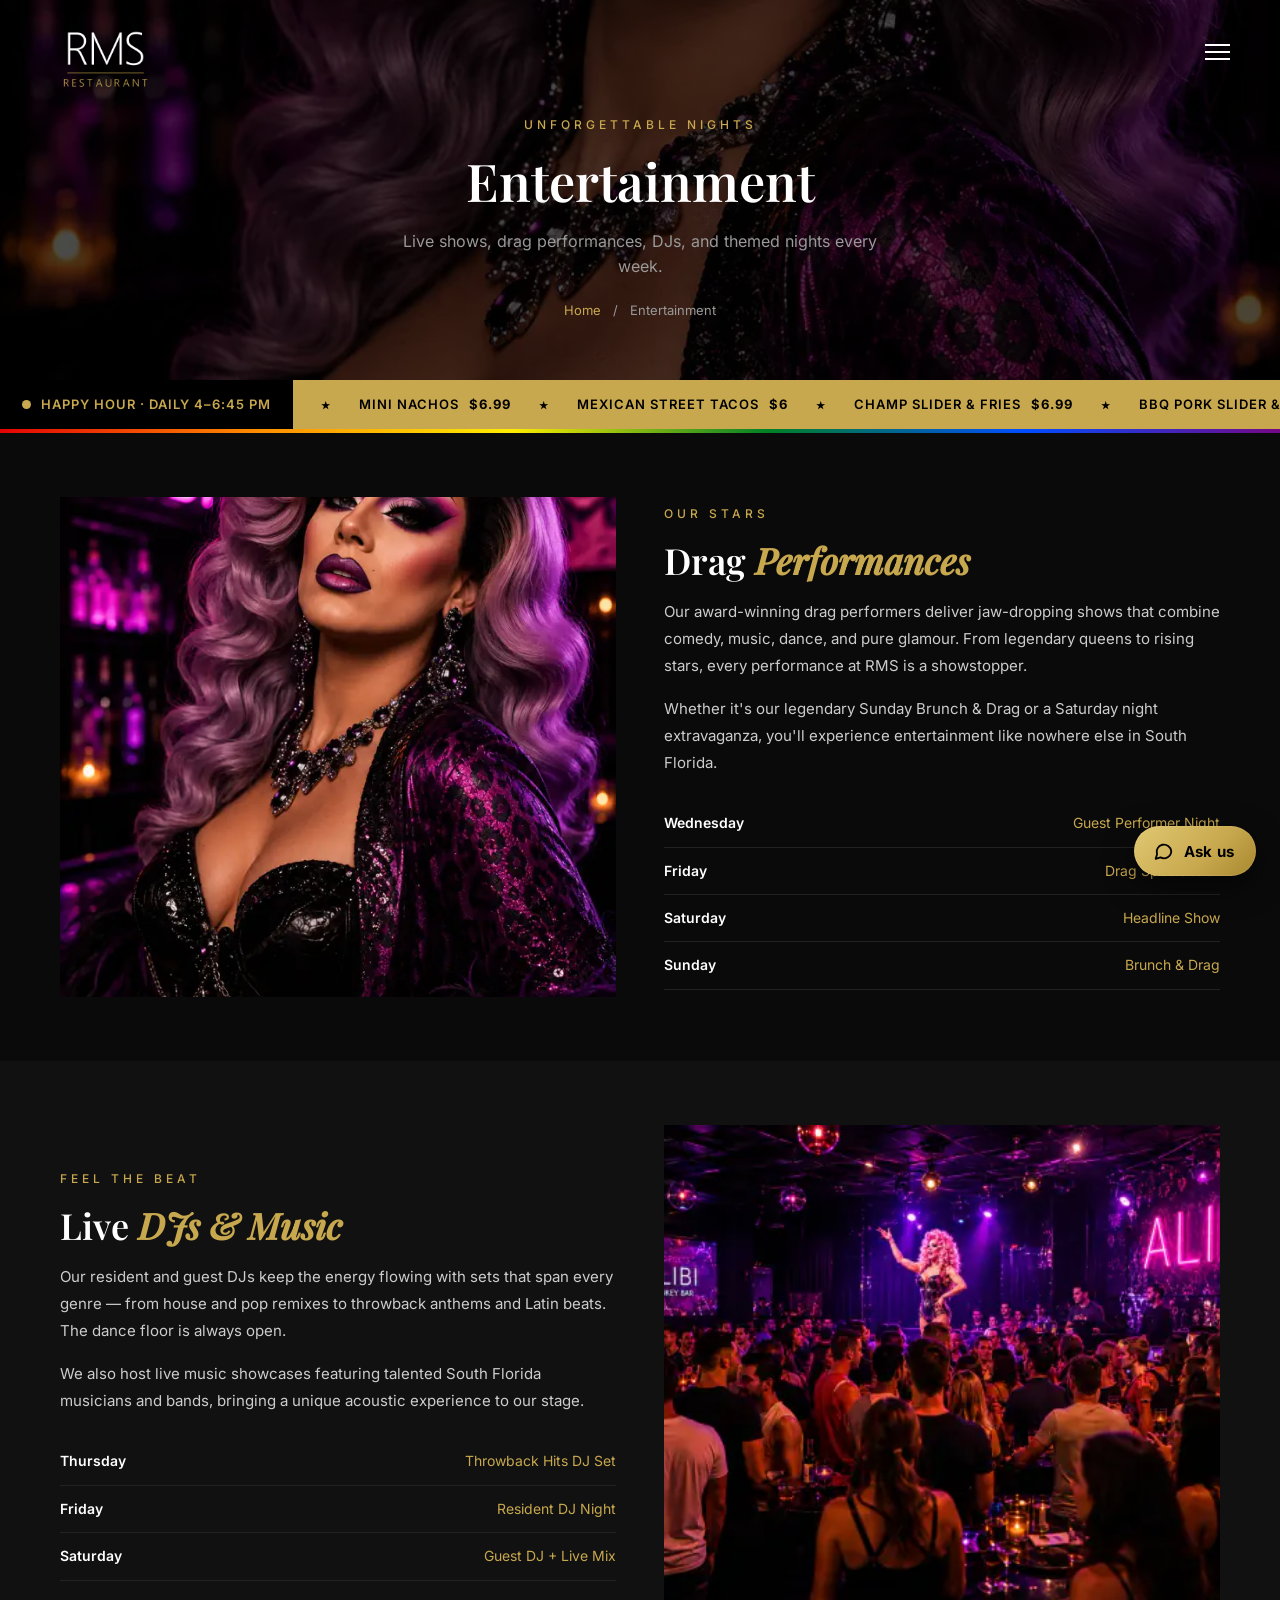
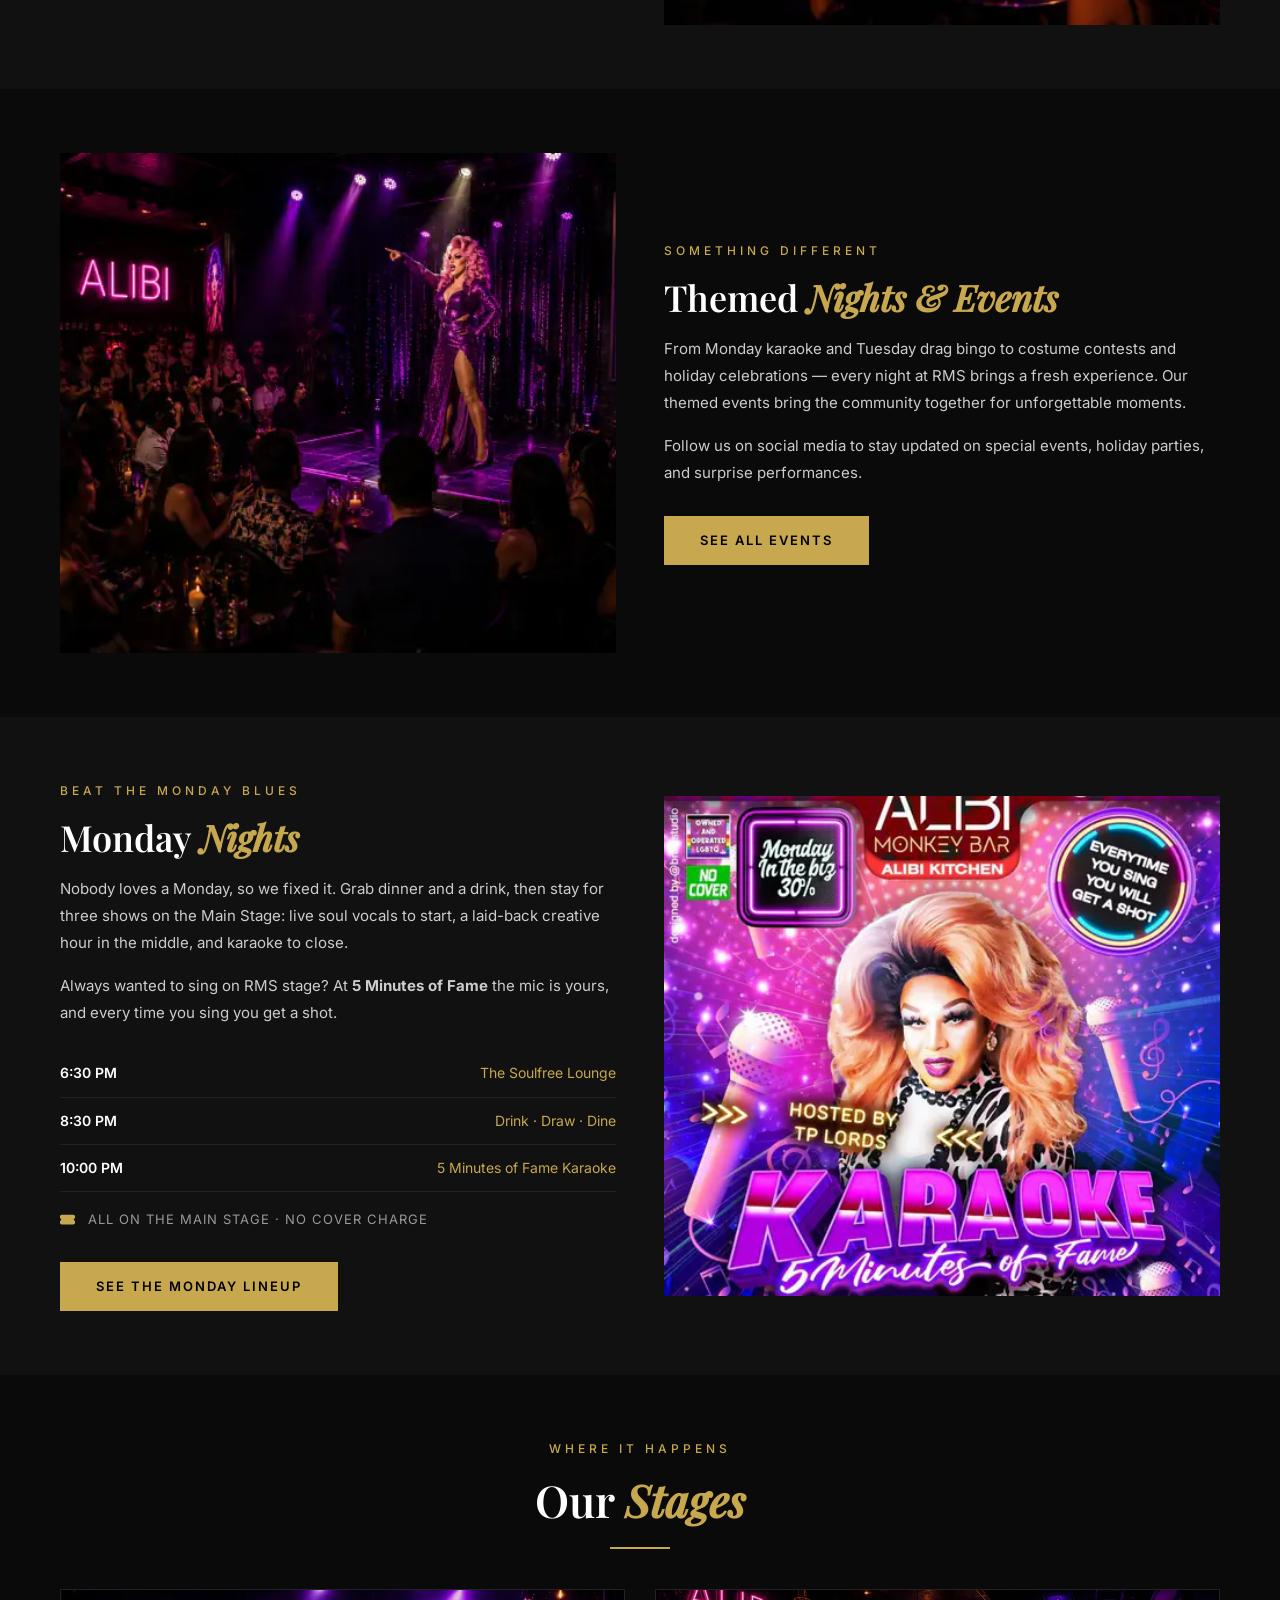
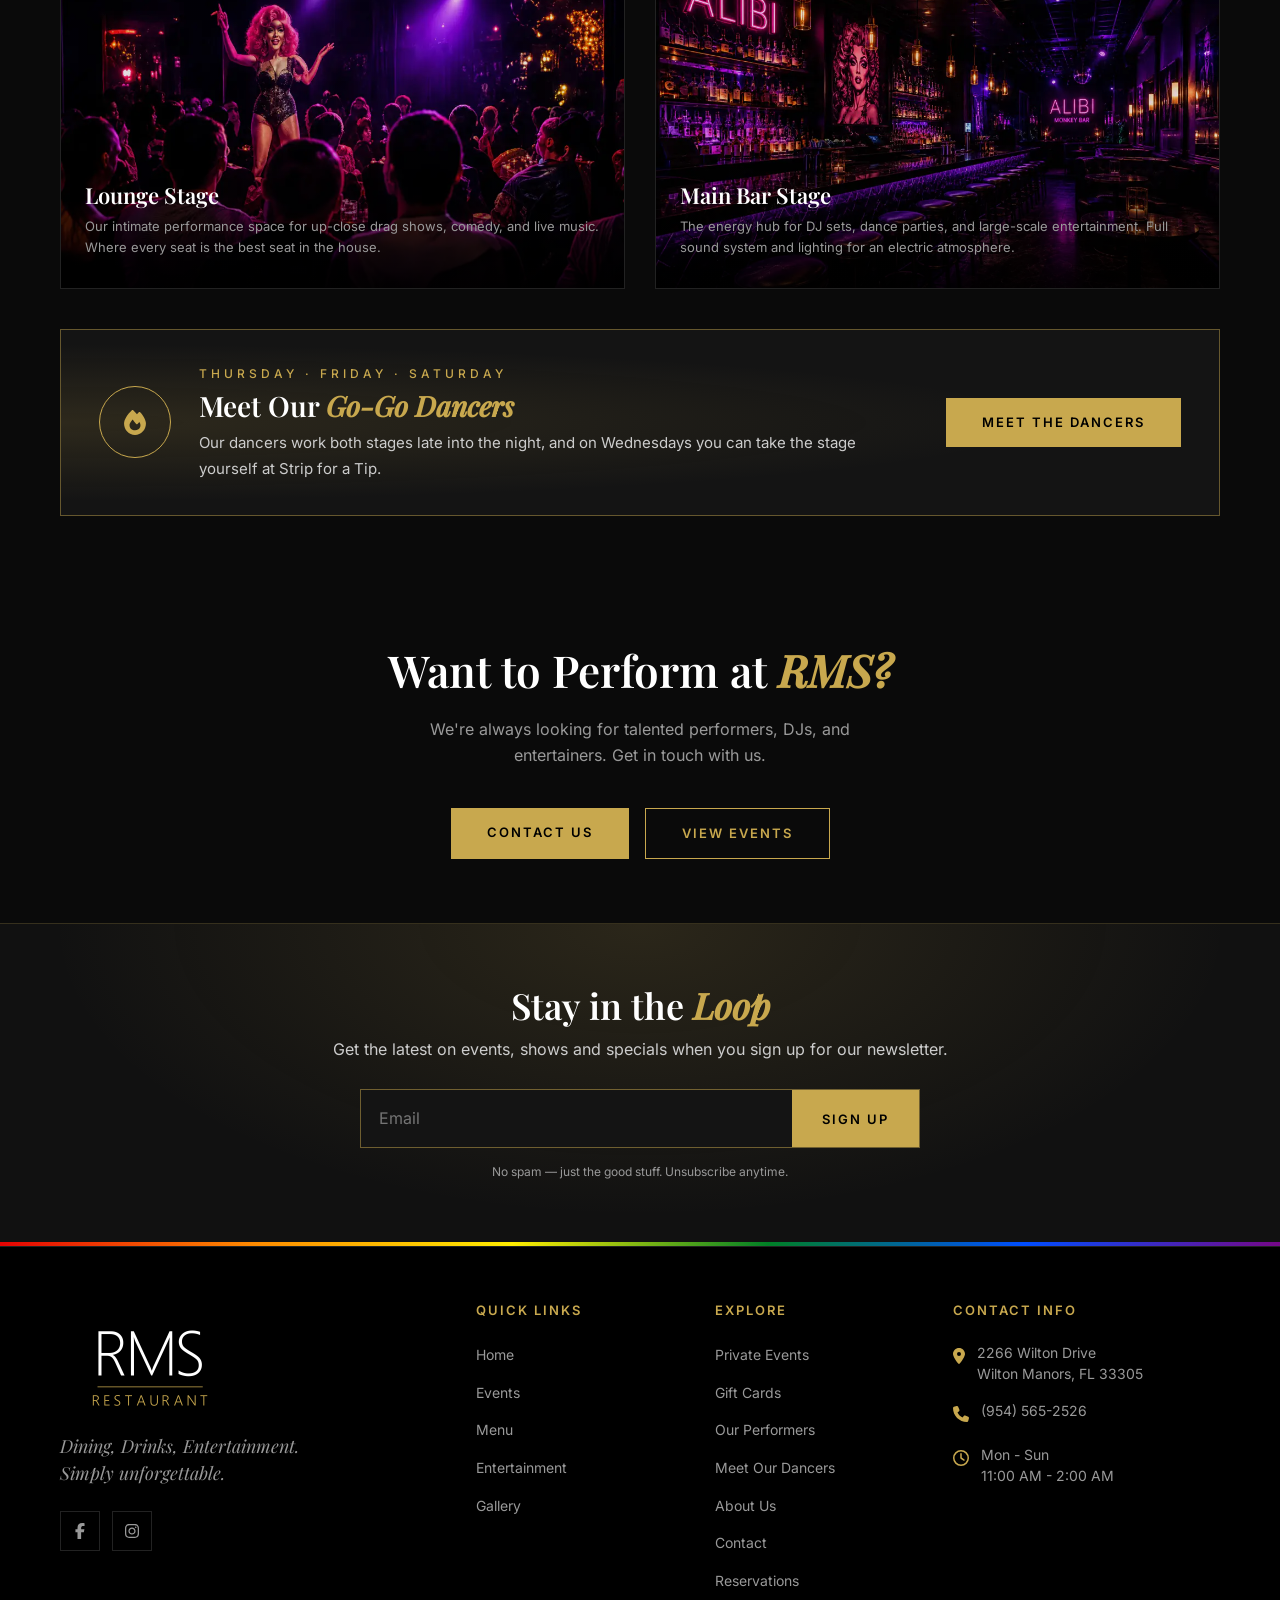
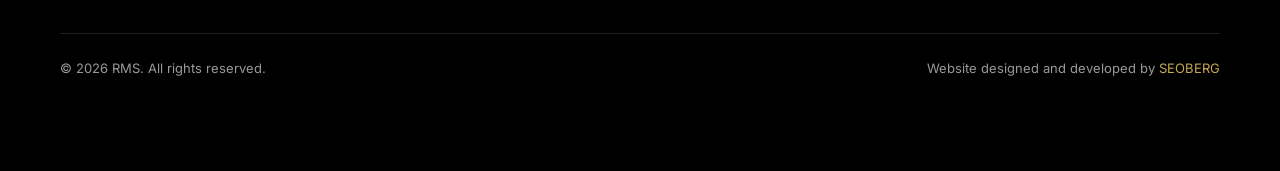
<file: entertainment.html>
<!DOCTYPE html>
<html lang="en">
<head>
  <meta charset="UTF-8">
  <meta name="viewport" content="width=device-width, initial-scale=1.0">
  <title>Entertainment | RMS</title>
  <meta name="description" content="Live shows, drag performances, DJs, and themed nights at RMS in Wilton Manors.">
  <meta name="theme-color" content="#0A0A0A">
  <link rel="icon" type="image/png" sizes="32x32" href="images/favicon-32.png">
  <link rel="apple-touch-icon" href="images/apple-touch-icon.png">
  <link rel="preload" href="fonts/inter-latin.woff2" as="font" type="font/woff2" crossorigin>
  <link rel="preload" href="fonts/playfair-display-latin.woff2" as="font" type="font/woff2" crossorigin>
  <link rel="preload" href="images/site/drag-performer-portrait-1600.webp" as="image" fetchpriority="high">
  <link rel="stylesheet" href="css/style.css?v=20261104f">
  <link rel="stylesheet" href="api/site-features.php">
</head>
<body>

  <header class="header">
    <div class="header-inner">
      <a href="./" class="logo"><img src="images/logo.png" alt="RMS" width="360" height="220"></a>
      <nav class="nav">
        <a href="./">Home</a><a href="events.html">Events</a><a href="menu.html">Menu</a>
        <a href="entertainment.html" class="active">Entertainment</a><a href="performers.html">Performers</a><a href="dancers.html">Dancers</a><a href="gallery.html">Gallery</a>
        <a href="private-events.html">Private Events</a><a href="gift-cards.html">Gift Cards</a><a href="about.html">About</a><a href="contact.html">Contact</a>
      </nav>
      <a href="contact.html#reserve" class="btn-reserve">Reserve A Table</a>
      <button class="menu-toggle" aria-label="Open menu"><span></span><span></span><span></span></button>
    </div>
  </header>
  <div class="mobile-nav"><button class="mobile-nav-close" aria-label="Close menu">&times;</button><a href="./">Home</a><a href="events.html">Events</a><a href="menu.html">Menu</a><a href="entertainment.html">Entertainment</a><a href="performers.html">Performers</a><a href="dancers.html">Dancers</a><a href="gallery.html">Gallery</a><a href="private-events.html">Private Events</a><a href="gift-cards.html">Gift Cards</a><a href="about.html">About</a><a href="contact.html">Contact</a></div>

  <section class="page-banner">
    <div class="page-banner-bg" style="background-image: url('images/site/drag-performer-portrait-1600.webp');"></div>
    <div class="page-banner-content">
      <span class="section-label">Unforgettable Nights</span>
      <h1>Entertainment</h1>
      <p>Live shows, drag performances, DJs, and themed nights every week.</p>
      <div class="breadcrumb"><a href="./">Home</a> <span>/</span> <span>Entertainment</span></div>
    </div>
  </section>

  <!-- HAPPY HOUR TICKER (details from the Square site's Happy Hour Menu page) -->
  <a class="hh-ticker" href="menu.html#happy-hour" aria-label="Happy Hour every day 4 to 6:45 PM. See the Happy Hour menu.">
    <span class="hh-ticker-label">
      <span class="hh-ticker-dot"></span>
      <span data-hh-status data-hh-idle="Happy Hour &middot; Daily 4&ndash;6:45 PM">Happy Hour &middot; Daily 4&ndash;6:45 PM</span>
    </span>
    <span class="hh-ticker-track" aria-hidden="true">
      <span class="hh-ticker-items">
        <span>Mini Nachos <b>$6.99</b></span>
        <span>Mexican Street Tacos <b>$6</b></span>
        <span>Champ Slider &amp; Fries <b>$6.99</b></span>
        <span>BBQ Pork Slider &amp; Fries <b>$6.99</b></span>
        <span>4 oz. Burger &amp; Fries <b>$6.99</b></span>
        <span>Bacon Cheese Dog &amp; Fries <b>$6.99</b></span>
        <span>Wings (5) <b>$6.99</b></span>
        <span>Chicken Quesadilla <b>$11.99</b></span>
        <span>Sides from <b>$3</b></span>
        <span class="hh-ticker-cta">See the Happy Hour menu &rarr;</span>
      </span>
    </span>
  </a>
  <div class="pride-divider"></div>

  <!-- DRAG SHOWS -->
  <section class="section">
    <div class="container">
      <div class="entertainment-feature fade-in">
        <div class="entertainment-feature-img">
          <img loading="lazy" decoding="async" src="images/site/drag-performer-portrait-1024.webp" srcset="images/site/drag-performer-portrait-640.webp 640w, images/site/drag-performer-portrait-1024.webp 1024w" sizes="(max-width: 1024px) 100vw, 50vw" width="1024" height="1536" alt="Drag performance">
        </div>
        <div class="entertainment-feature-content">
          <span class="section-label">Our Stars</span>
          <h3>Drag <em>Performances</em></h3>
          <p>Our award-winning drag performers deliver jaw-dropping shows that combine comedy, music, dance, and pure glamour. From legendary queens to rising stars, every performance at RMS is a showstopper.</p>
          <p>Whether it's our legendary Sunday Brunch & Drag or a Saturday night extravaganza, you'll experience entertainment like nowhere else in South Florida.</p>
          <div class="entertainment-schedule">
            <div class="schedule-item"><span class="day">Wednesday</span><span class="event">Guest Performer Night</span></div>
            <div class="schedule-item"><span class="day">Friday</span><span class="event">Drag Spectacular</span></div>
            <div class="schedule-item"><span class="day">Saturday</span><span class="event">Headline Show</span></div>
            <div class="schedule-item"><span class="day">Sunday</span><span class="event">Brunch & Drag</span></div>
          </div>
        </div>
      </div>
    </div>
  </section>

  <!-- LIVE DJS -->
  <section class="section section-dark">
    <div class="container">
      <div class="entertainment-feature reverse fade-in">
        <div class="entertainment-feature-img">
          <img loading="lazy" decoding="async" src="images/site/hero-banner-crowd-scene-2-1024.webp" srcset="images/site/hero-banner-crowd-scene-2-640.webp 640w, images/site/hero-banner-crowd-scene-2-1024.webp 1024w, images/site/hero-banner-crowd-scene-2-1600.webp 1536w" sizes="(max-width: 1024px) 100vw, 50vw" width="1024" height="683" alt="DJ and crowd">
        </div>
        <div class="entertainment-feature-content">
          <span class="section-label">Feel The Beat</span>
          <h3>Live <em>DJs & Music</em></h3>
          <p>Our resident and guest DJs keep the energy flowing with sets that span every genre — from house and pop remixes to throwback anthems and Latin beats. The dance floor is always open.</p>
          <p>We also host live music showcases featuring talented South Florida musicians and bands, bringing a unique acoustic experience to our stage.</p>
          <div class="entertainment-schedule">
            <div class="schedule-item"><span class="day">Thursday</span><span class="event">Throwback Hits DJ Set</span></div>
            <div class="schedule-item"><span class="day">Friday</span><span class="event">Resident DJ Night</span></div>
            <div class="schedule-item"><span class="day">Saturday</span><span class="event">Guest DJ + Live Mix</span></div>
          </div>
        </div>
      </div>
    </div>
  </section>

  <!-- THEMED NIGHTS -->
  <section class="section" data-site-feature="events">
    <div class="container">
      <div class="entertainment-feature fade-in">
        <div class="entertainment-feature-img">
          <img loading="lazy" decoding="async" src="images/site/entertainment-stage-scene-1024.webp" srcset="images/site/entertainment-stage-scene-640.webp 640w, images/site/entertainment-stage-scene-1024.webp 1024w, images/site/entertainment-stage-scene-1600.webp 1536w" sizes="(max-width: 1024px) 100vw, 50vw" width="1024" height="683" alt="Themed night on stage">
        </div>
        <div class="entertainment-feature-content">
          <span class="section-label">Something Different</span>
          <h3>Themed <em>Nights & Events</em></h3>
          <p>From Monday karaoke and Tuesday drag bingo to costume contests and holiday celebrations — every night at RMS brings a fresh experience. Our themed events bring the community together for unforgettable moments.</p>
          <p>Follow us on social media to stay updated on special events, holiday parties, and surprise performances.</p>
          <div style="margin-top:30px;">
            <a href="events.html" class="btn-primary">See All Events</a>
          </div>
        </div>
      </div>
    </div>
  </section>

  <!-- MONDAY NIGHTS (from the client's Monday pages; lineup kept in sync with events.html) -->
  <section class="section section-dark" data-site-feature="events">
    <div class="container">
      <div class="entertainment-feature reverse fade-in">
        <div class="entertainment-feature-img">
          <img loading="lazy" decoding="async" src="images/events/5-minutes-of-fame.webp" alt="5 Minutes of Fame Karaoke hosted by TP Lords" width="480" height="600">
        </div>
        <div class="entertainment-feature-content">
          <span class="section-label">Beat The Monday Blues</span>
          <h3>Monday <em>Nights</em></h3>
          <p>Nobody loves a Monday, so we fixed it. Grab dinner and a drink, then stay for three shows on the Main Stage: live soul vocals to start, a laid-back creative hour in the middle, and karaoke to close.</p>
          <p>Always wanted to sing on RMS stage? At <strong>5 Minutes of Fame</strong> the mic is yours, and every time you sing you get a shot.</p>
          <div class="entertainment-schedule">
            <div class="schedule-item"><span class="day">6:30 PM</span><span class="event">The Soulfree Lounge</span></div>
            <div class="schedule-item"><span class="day">8:30 PM</span><span class="event">Drink &middot; Draw &middot; Dine</span></div>
            <div class="schedule-item"><span class="day">10:00 PM</span><span class="event">5 Minutes of Fame Karaoke</span></div>
          </div>
          <p class="schedule-note"><i class="fas fa-ticket-alt"></i> All on the Main Stage &middot; No cover charge</p>
          <div style="margin-top:30px;">
            <a href="events.html#ev-mon" class="btn-primary">See the Monday Lineup</a>
          </div>
        </div>
      </div>
    </div>
  </section>

  <!-- VENUE FEATURES -->
  <section class="section">
    <div class="container">
      <div class="section-header">
        <span class="section-label">Where It Happens</span>
        <h2 class="section-title">Our <em>Stages</em></h2>
        <div class="gold-line"></div>
      </div>
      <div class="spaces-grid spaces-grid--2" style="gap: 30px;">
        <div class="space-card fade-in" style="height:300px;">
          <div class="space-card-bg" data-bg="images/site/lounge-1024.webp"></div>
          <div class="space-card-overlay"></div>
          <div class="space-card-content">
            <h3>Lounge Stage</h3>
            <p>Our intimate performance space for up-close drag shows, comedy, and live music. Where every seat is the best seat in the house.</p>
          </div>
        </div>
        <div class="space-card fade-in fade-in-delay-1" style="height:300px;">
          <div class="space-card-bg" data-bg="images/site/main-bar-interior-1024.webp"></div>
          <div class="space-card-overlay"></div>
          <div class="space-card-content">
            <h3>Main Bar Stage</h3>
            <p>The energy hub for DJ sets, dance parties, and large-scale entertainment. Full sound system and lighting for an electric atmosphere.</p>
          </div>
        </div>
      </div>

      <!-- MEET OUR DANCERS teaser → dancers.html -->
      <div class="callout-strip fade-in" data-site-feature="dancers">
        <div class="callout-strip-icon"><i class="fas fa-fire"></i></div>
        <div class="callout-strip-text">
          <span class="section-label">Thursday &middot; Friday &middot; Saturday</span>
          <h3>Meet Our <em>Go-Go Dancers</em></h3>
          <p>Our dancers work both stages late into the night, and on Wednesdays you can take the stage yourself at Strip for a Tip.</p>
        </div>
        <div class="callout-strip-actions">
          <a href="dancers.html" class="btn-primary">Meet the Dancers</a>
        </div>
      </div>
    </div>
  </section>

  <section class="cta-section">
    <div class="container">
      <h2>Want to Perform at <em>RMS?</em></h2>
      <p>We're always looking for talented performers, DJs, and entertainers. Get in touch with us.</p>
      <div class="cta-buttons">
        <a href="contact.html" class="btn-primary">Contact Us</a>
        <a href="events.html" class="btn-outline">View Events</a>
      </div>
    </div>
  </section>

  <!-- NEWSLETTER (like "Stay in the Loop" on the Square site) — posts to api/subscribe.php -->
  <section class="newsletter">
    <div class="container">
      <h2>Stay in the <em>Loop</em></h2>
      <p>Get the latest on events, shows and specials when you sign up for our newsletter.</p>
      <form class="newsletter-form" method="post" action="#" data-endpoint="api/subscribe.php" data-success="You're on the list! Watch your inbox for our next update." novalidate>
        <label class="sr-only" for="nl-email-entertainment">Email address</label>
        <input id="nl-email-entertainment" type="email" name="email" placeholder="Email" autocomplete="email" required>
        <input class="hp-field" type="text" name="website" tabindex="-1" autocomplete="off" aria-hidden="true">
        <button type="submit">Sign Up</button>
      </form>
      <p class="form-status" role="status" aria-live="polite" hidden></p>
      <p class="newsletter-note">No spam &mdash; just the good stuff. Unsubscribe anytime.</p>
    </div>
  </section>

  <div class="pride-divider"></div>
  <footer class="footer">
    <div class="container">
      <div class="footer-grid">
        <div class="footer-brand"><a href="./" class="logo"><img loading="lazy" decoding="async" src="images/logo.png" alt="RMS" width="360" height="220"></a><p class="footer-tagline">Dining, Drinks, Entertainment.<br>Simply unforgettable.</p><div class="footer-social"><a href="https://www.facebook.com/" target="_blank" rel="noopener" aria-label="Facebook"><i class="fab fa-facebook-f"></i></a><a href="https://www.instagram.com/" target="_blank" rel="noopener" aria-label="Instagram"><i class="fab fa-instagram"></i></a></div></div>
        <div class="footer-col"><h4>Quick Links</h4><ul class="footer-links"><li><a href="./">Home</a></li><li><a href="events.html">Events</a></li><li><a href="menu.html">Menu</a></li><li><a href="entertainment.html">Entertainment</a></li><li><a href="gallery.html">Gallery</a></li></ul></div>
        <div class="footer-col"><h4>Explore</h4><ul class="footer-links"><li><a href="private-events.html">Private Events</a></li><li><a href="gift-cards.html">Gift Cards</a></li><li><a href="performers.html">Our Performers</a></li><li><a href="dancers.html">Meet Our Dancers</a></li><li><a href="about.html">About Us</a></li><li><a href="contact.html">Contact</a></li><li><a href="contact.html#reserve">Reservations</a></li></ul></div>
        <div class="footer-col"><h4>Contact Info</h4><div class="footer-contact-item"><span class="icon"><i class="fas fa-map-marker-alt"></i></span><p>2266 Wilton Drive<br>Wilton Manors, FL 33305</p></div><div class="footer-contact-item"><span class="icon"><i class="fas fa-phone"></i></span><a href="tel:+19545652526">(954) 565-2526</a></div><div class="footer-contact-item"><span class="icon"><i class="far fa-clock"></i></span><p>Mon - Sun<br>11:00 AM - 2:00 AM</p></div></div>
      </div>
      <div class="footer-bottom"><p>&copy; 2026 RMS. All rights reserved.</p><p class="footer-credit">Website designed and developed by <a href="https://seoberg.com" target="_blank" rel="noopener">SEOBERG</a></p></div>
    </div>
  </footer>
  <div class="mobile-cta-bar">
    <a href="tel:+19545652526" class="cta-call"><i class="fas fa-phone"></i> Call Now</a>
    <a href="contact.html#reserve" class="cta-reserve">Reserve A Table</a>
  </div>
  <script src="js/main.js?v=20260925"></script>
  <script src="js/chat.js?v=20261016b"></script>
</body>
</html>
</file>
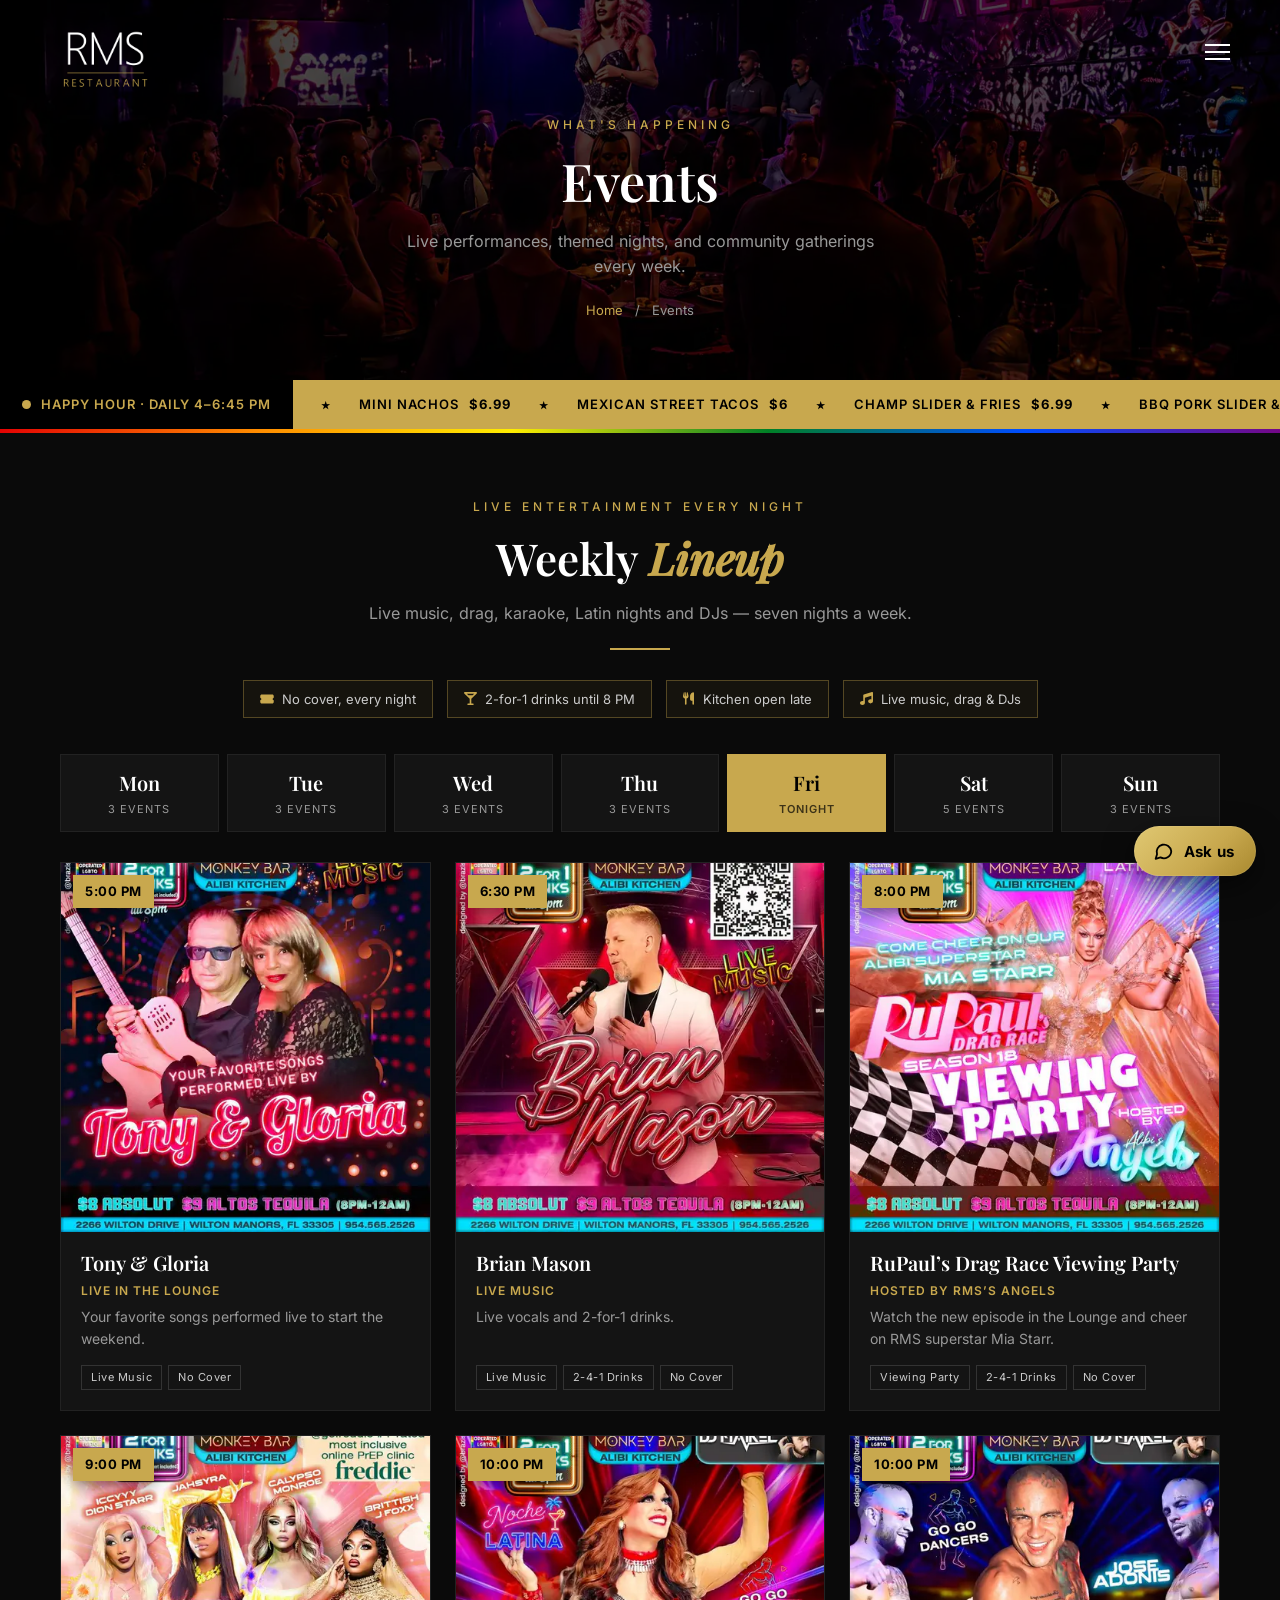
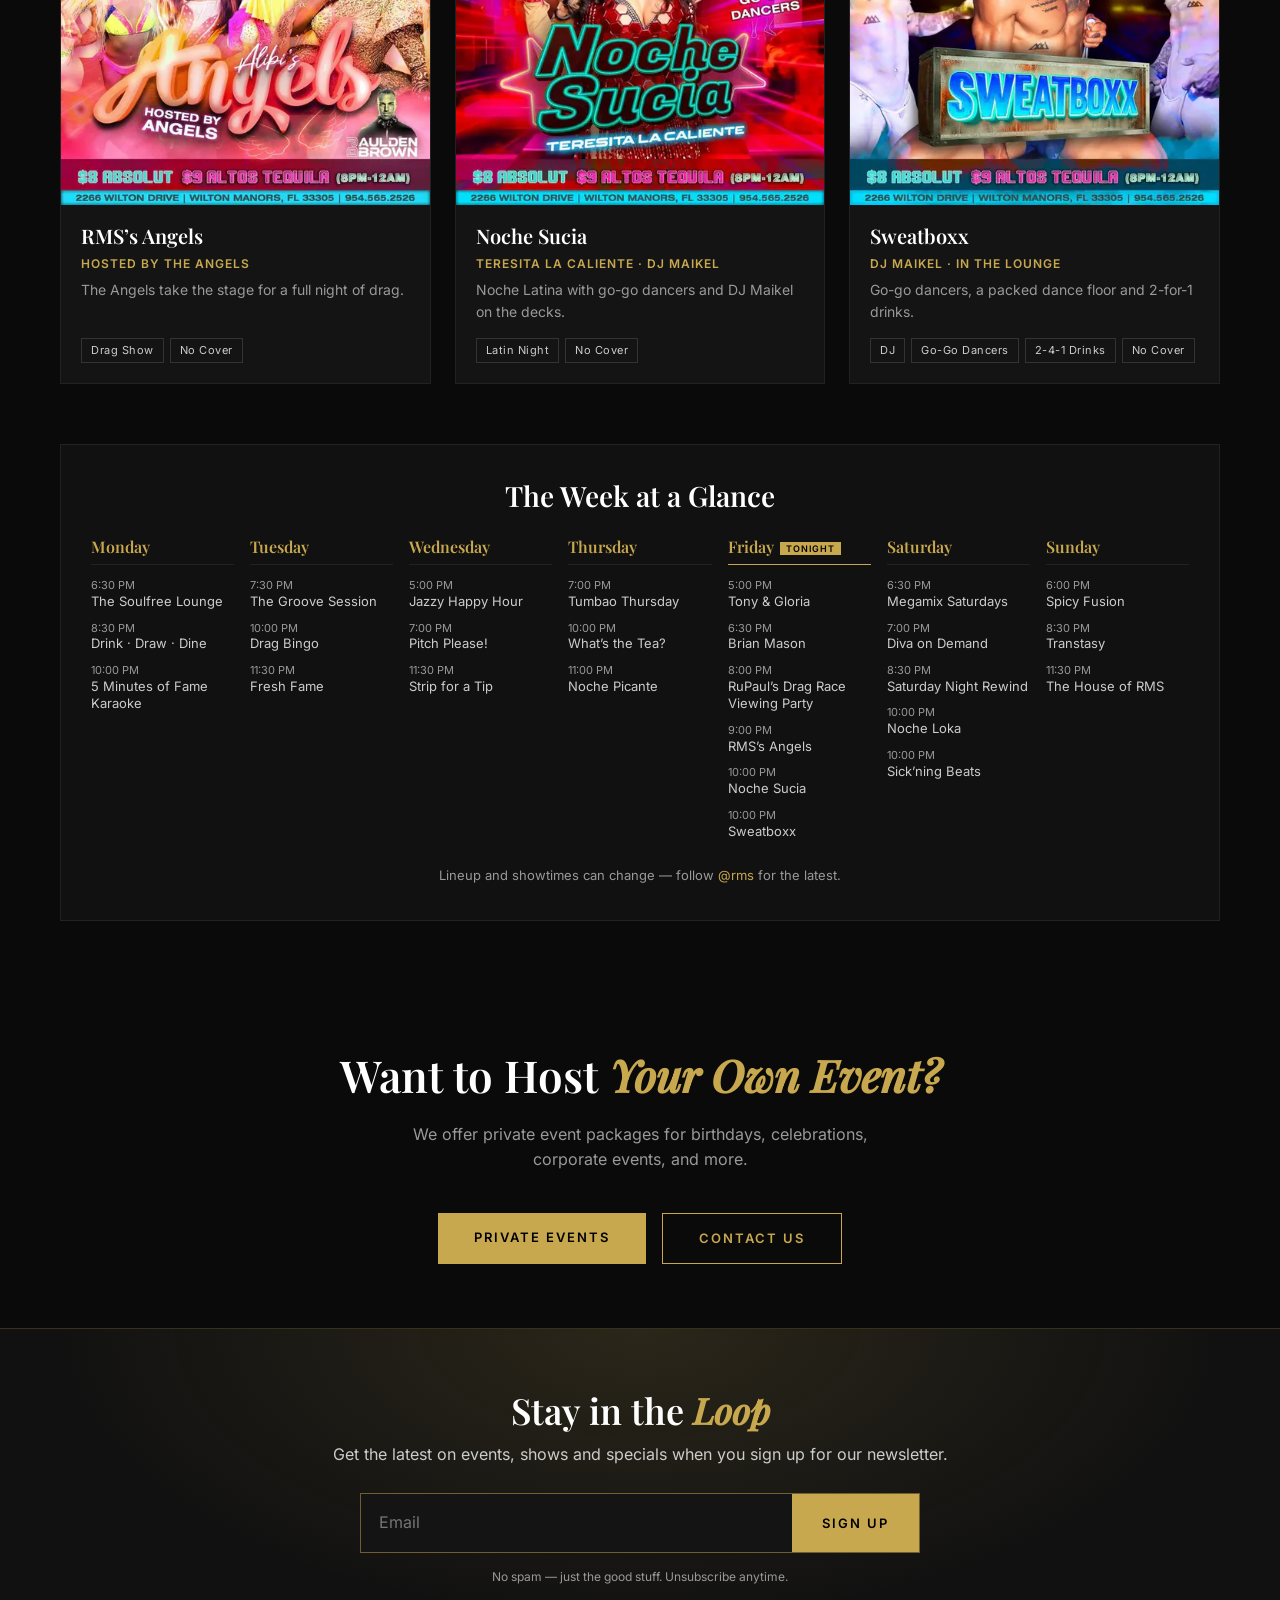
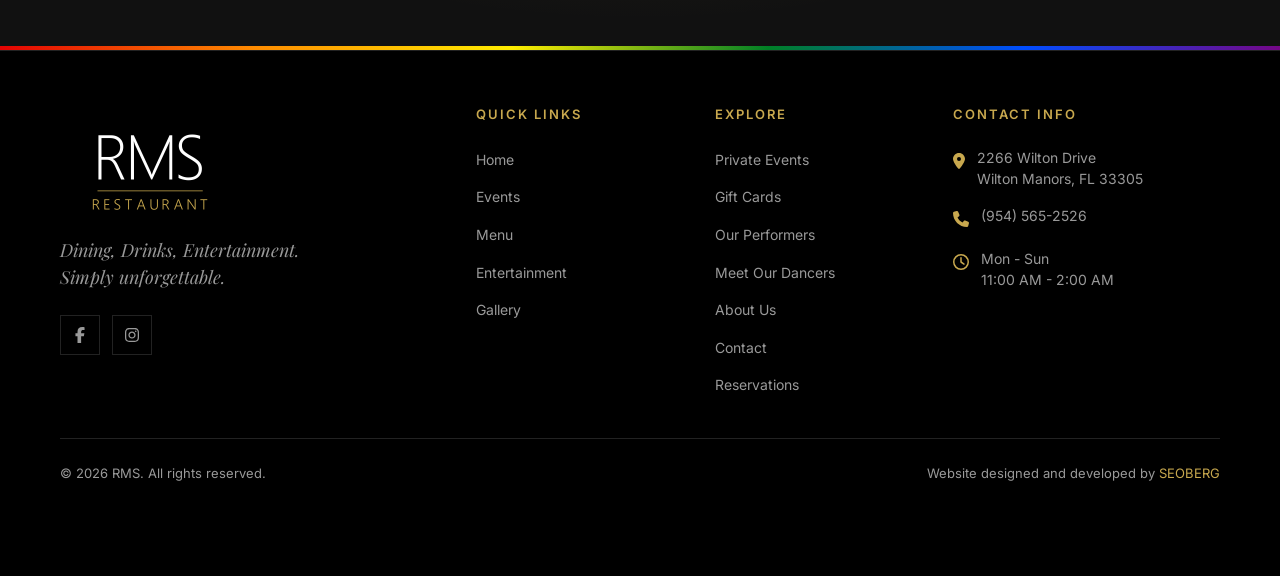
<file: events.html>
<!DOCTYPE html>
<html lang="en">
<head>
  <meta charset="UTF-8">
  <meta name="viewport" content="width=device-width, initial-scale=1.0">
  <title>Events | RMS</title>
  <meta name="description" content="Live events, themed nights, drag shows, and unforgettable entertainment at RMS in Wilton Manors.">
  <meta name="theme-color" content="#0A0A0A">
  <link rel="icon" type="image/png" sizes="32x32" href="images/favicon-32.png">
  <link rel="apple-touch-icon" href="images/apple-touch-icon.png">
  <link rel="preload" href="fonts/inter-latin.woff2" as="font" type="font/woff2" crossorigin>
  <link rel="preload" href="fonts/playfair-display-latin.woff2" as="font" type="font/woff2" crossorigin>
  <link rel="preload" href="images/site/hero-banner-crowd-scene-1-1600.webp" as="image" fetchpriority="high">
  <link rel="stylesheet" href="css/style.css?v=20261104f">
  <link rel="stylesheet" href="api/site-features.php">
</head>
<body>

  <!-- HEADER -->
  <header class="header">
    <div class="header-inner">
      <a href="./" class="logo"><img src="images/logo.png" alt="RMS" width="360" height="220"></a>
      <nav class="nav">
        <a href="./">Home</a>
        <a href="events.html" class="active">Events</a>
        <a href="menu.html">Menu</a>
        <a href="entertainment.html">Entertainment</a><a href="performers.html">Performers</a><a href="dancers.html">Dancers</a>
        <a href="gallery.html">Gallery</a>
        <a href="private-events.html">Private Events</a><a href="gift-cards.html">Gift Cards</a>
        <a href="about.html">About</a>
        <a href="contact.html">Contact</a>
      </nav>
      <a href="contact.html#reserve" class="btn-reserve">Reserve A Table</a>
      <button class="menu-toggle" aria-label="Open menu"><span></span><span></span><span></span></button>
    </div>
  </header>
  <div class="mobile-nav">
    <button class="mobile-nav-close" aria-label="Close menu">&times;</button>
    <a href="./">Home</a><a href="events.html">Events</a><a href="menu.html">Menu</a>
    <a href="entertainment.html">Entertainment</a><a href="performers.html">Performers</a><a href="dancers.html">Dancers</a><a href="gallery.html">Gallery</a>
    <a href="private-events.html">Private Events</a><a href="gift-cards.html">Gift Cards</a><a href="about.html">About</a><a href="contact.html">Contact</a>
  </div>

  <!-- PAGE BANNER -->
  <section class="page-banner">
    <div class="page-banner-bg" style="background-image: url('images/site/hero-banner-crowd-scene-1-1600.webp');"></div>
    <div class="page-banner-content">
      <span class="section-label">What's Happening</span>
      <h1>Events</h1>
      <p>Live performances, themed nights, and community gatherings every week.</p>
      <div class="breadcrumb"><a href="./">Home</a> <span>/</span> <span>Events</span></div>
    </div>
  </section>

  <!-- HAPPY HOUR TICKER (details from the Square site's Happy Hour Menu page) -->
  <a class="hh-ticker" href="menu.html#happy-hour" aria-label="Happy Hour every day 4 to 6:45 PM. See the Happy Hour menu.">
    <span class="hh-ticker-label">
      <span class="hh-ticker-dot"></span>
      <span data-hh-status data-hh-idle="Happy Hour &middot; Daily 4&ndash;6:45 PM">Happy Hour &middot; Daily 4&ndash;6:45 PM</span>
    </span>
    <span class="hh-ticker-track" aria-hidden="true">
      <span class="hh-ticker-items">
        <span>Mini Nachos <b>$6.99</b></span>
        <span>Mexican Street Tacos <b>$6</b></span>
        <span>Champ Slider &amp; Fries <b>$6.99</b></span>
        <span>BBQ Pork Slider &amp; Fries <b>$6.99</b></span>
        <span>4 oz. Burger &amp; Fries <b>$6.99</b></span>
        <span>Bacon Cheese Dog &amp; Fries <b>$6.99</b></span>
        <span>Wings (5) <b>$6.99</b></span>
        <span>Chicken Quesadilla <b>$11.99</b></span>
        <span>Sides from <b>$3</b></span>
        <span class="hh-ticker-cta">See the Happy Hour menu &rarr;</span>
      </span>
    </span>
  </a>
  <div class="pride-divider"></div>

  <!-- WEEKLY LINEUP (from the Square site's Weekly Events page; posters in images/events/) -->
  <section class="section">
    <div class="container">
      <div class="section-header">
        <span class="section-label">Live Entertainment Every Night</span>
        <h2 class="section-title">Weekly <em>Lineup</em></h2>
        <p class="section-desc">Live music, drag, karaoke, Latin nights and DJs &mdash; seven nights a week.</p>
        <div class="gold-line"></div>
      </div>

      <ul class="ev-perks">
        <li><i class="fas fa-ticket-alt" aria-hidden="true"></i> No cover, every night</li>
        <li><i class="fas fa-glass-martini-alt" aria-hidden="true"></i> 2-for-1 drinks until 8 PM</li>
        <li><i class="fas fa-utensils" aria-hidden="true"></i> Kitchen open late</li>
        <li><i class="fas fa-music" aria-hidden="true"></i> Live music, drag &amp; DJs</li>
      </ul>

      <!-- The day tabs, the seven day panels and the week-at-a-glance grid are written by the
           admin panel (Admin > Events > Publish). Change events there: the text between the
           admin:events markers is replaced on every publish. Everything else on this page is yours to edit. -->
      <!-- admin:events:lineup -->
      <div class="ev-tabs" role="tablist" aria-label="Day of the week" hidden>
        <button type="button" role="tab" id="tab-mon" aria-controls="ev-mon" aria-selected="false" data-day="mon"><span class="ev-tab-day">Mon</span><span class="ev-tab-count">3 events</span></button>
        <button type="button" role="tab" id="tab-tue" aria-controls="ev-tue" aria-selected="false" data-day="tue"><span class="ev-tab-day">Tue</span><span class="ev-tab-count">3 events</span></button>
        <button type="button" role="tab" id="tab-wed" aria-controls="ev-wed" aria-selected="false" data-day="wed"><span class="ev-tab-day">Wed</span><span class="ev-tab-count">3 events</span></button>
        <button type="button" role="tab" id="tab-thu" aria-controls="ev-thu" aria-selected="false" data-day="thu"><span class="ev-tab-day">Thu</span><span class="ev-tab-count">3 events</span></button>
        <button type="button" role="tab" id="tab-fri" aria-controls="ev-fri" aria-selected="false" data-day="fri"><span class="ev-tab-day">Fri</span><span class="ev-tab-count">6 events</span></button>
        <button type="button" role="tab" id="tab-sat" aria-controls="ev-sat" aria-selected="false" data-day="sat"><span class="ev-tab-day">Sat</span><span class="ev-tab-count">5 events</span></button>
        <button type="button" role="tab" id="tab-sun" aria-controls="ev-sun" aria-selected="false" data-day="sun"><span class="ev-tab-day">Sun</span><span class="ev-tab-count">3 events</span></button>
      </div>

      <div class="ev-day" id="ev-mon" role="tabpanel" aria-labelledby="tab-mon" data-day="mon">
        <h3 class="ev-day-title">Monday</h3>
        <div class="ev-grid">
          <article class="ev-card">
            <div class="ev-poster">
              <img src="images/events/soulfree-lounge.webp" alt="The Soulfree Lounge poster" width="480" height="600" loading="lazy" decoding="async">
              <span class="ev-time">6:30 PM</span>
            </div>
            <div class="ev-body">
              <h4>The Soulfree Lounge</h4>
              <p class="ev-host">Mailyn Soulfree</p>
              <p class="ev-desc">Kick off the week with soulful live vocals in an intimate lounge setting.</p>
              <ul class="ev-tags"><li>Live Music</li><li>No Cover</li></ul>
            </div>
          </article>
          <article class="ev-card">
            <div class="ev-poster">
              <img src="images/events/drink-draw-dine.webp" alt="Drink · Draw · Dine poster" width="480" height="600" loading="lazy" decoding="async">
              <span class="ev-time">8:30 PM</span>
            </div>
            <div class="ev-body">
              <h4>Drink · Draw · Dine</h4>
              <p class="ev-host">Hosted by Daisy Deadpetals</p>
              <p class="ev-desc">Sip, sketch and snack — a laid-back creative night with Damien Lenore.</p>
              <ul class="ev-tags"><li>Hosted</li><li>No Cover</li></ul>
            </div>
          </article>
          <article class="ev-card">
            <div class="ev-poster">
              <img src="images/events/5-minutes-of-fame.webp" alt="5 Minutes of Fame Karaoke poster" width="480" height="600" loading="lazy" decoding="async">
              <span class="ev-time">10:00 PM</span>
            </div>
            <div class="ev-body">
              <h4>5 Minutes of Fame Karaoke</h4>
              <p class="ev-host">Hosted by TP Lords</p>
              <p class="ev-desc">Grab the mic and take the stage — every time you sing, you get a shot.</p>
              <ul class="ev-tags"><li>Karaoke</li><li>No Cover</li></ul>
            </div>
          </article>
        </div>
      </div>

      <div class="ev-day" id="ev-tue" role="tabpanel" aria-labelledby="tab-tue" data-day="tue">
        <h3 class="ev-day-title">Tuesday</h3>
        <div class="ev-grid">
          <article class="ev-card">
            <div class="ev-poster">
              <img src="images/events/groove-session.webp" alt="The Groove Session poster" width="480" height="600" loading="lazy" decoding="async">
              <span class="ev-time">7:30 PM</span>
            </div>
            <div class="ev-body">
              <h4>The Groove Session</h4>
              <p class="ev-host">LeNora Jaye</p>
              <p class="ev-desc">Soul, jazz, Motown, disco and R&amp;B — dinner and a show. Reservations recommended.</p>
              <ul class="ev-tags"><li>Live Music</li><li>Dinner &amp; a Show</li><li>No Cover</li></ul>
            </div>
          </article>
          <article class="ev-card">
            <div class="ev-poster">
              <img src="images/events/drag-bingo.webp" alt="Drag Bingo poster" width="480" height="600" loading="lazy" decoding="async">
              <span class="ev-time">10:00 PM</span>
            </div>
            <div class="ev-body">
              <h4>Drag Bingo</h4>
              <p class="ev-host">Hosted by London Adour</p>
              <p class="ev-desc">Bingo with a twist and fun prizes to win. $6 margaritas, $9 Grey Goose.</p>
              <ul class="ev-tags"><li>Drag</li><li>Prizes</li><li>No Cover</li></ul>
            </div>
          </article>
          <article class="ev-card">
            <div class="ev-poster">
              <img src="images/events/fresh-fame.webp" alt="Fresh Fame poster" width="480" height="600" loading="lazy" decoding="async">
              <span class="ev-time">11:30 PM</span>
            </div>
            <div class="ev-body">
              <h4>Fresh Fame</h4>
              <p class="ev-host">Hosted by Aaliyah Jae &amp; Jah’Syra</p>
              <p class="ev-desc">Every other Tuesday — the next generation of drag stars battles for the crown.</p>
              <ul class="ev-tags"><li>Drag Competition</li><li>No Cover</li></ul>
            </div>
          </article>
        </div>
      </div>

      <div class="ev-day" id="ev-wed" role="tabpanel" aria-labelledby="tab-wed" data-day="wed">
        <h3 class="ev-day-title">Wednesday</h3>
        <div class="ev-grid">
          <article class="ev-card">
            <div class="ev-poster">
              <img src="images/events/jazzy-happy-hour.webp" alt="Jazzy Happy Hour poster" width="480" height="600" loading="lazy" decoding="async">
              <span class="ev-time">5:00 PM</span>
            </div>
            <div class="ev-body">
              <h4>Jazzy Happy Hour</h4>
              <p class="ev-host">with Tony &amp; Gloria</p>
              <p class="ev-desc">Your favorite songs performed live — the perfect midweek happy hour.</p>
              <ul class="ev-tags"><li>Live Music</li><li>Happy Hour</li><li>No Cover</li></ul>
            </div>
          </article>
          <article class="ev-card">
            <div class="ev-poster">
              <img src="images/events/pitch-please.webp" alt="Pitch Please! poster" width="480" height="600" loading="lazy" decoding="async">
              <span class="ev-time">7:00 PM</span>
            </div>
            <div class="ev-body">
              <h4>Pitch Please!</h4>
              <p class="ev-host">with Natasha Ricketts</p>
              <p class="ev-desc">Big voices and bigger personalities — a live singing showcase.</p>
              <ul class="ev-tags"><li>Live Music</li><li>No Cover</li></ul>
            </div>
          </article>
          <article class="ev-card">
            <div class="ev-poster">
              <img src="images/events/strip-for-a-tip.webp" alt="Strip for a Tip poster" width="480" height="600" loading="lazy" decoding="async">
              <span class="ev-time">11:30 PM</span>
            </div>
            <div class="ev-body">
              <h4>Strip for a Tip</h4>
              <p class="ev-host">Hosted by Aaliyah Jae · DJ Maikel</p>
              <p class="ev-desc">Get paid to dance — amateur night with $200 cash up for grabs.</p>
              <ul class="ev-tags"><li>Contest</li><li>Win Cash</li><li>No Cover</li></ul>
            </div>
          </article>
        </div>
      </div>

      <div class="ev-day" id="ev-thu" role="tabpanel" aria-labelledby="tab-thu" data-day="thu">
        <h3 class="ev-day-title">Thursday</h3>
        <div class="ev-grid">
          <article class="ev-card">
            <div class="ev-poster">
              <img src="images/events/tumbao-thursday.webp" alt="Tumbao Thursday poster" width="480" height="600" loading="lazy" decoding="async">
              <span class="ev-time">7:00 PM</span>
            </div>
            <div class="ev-body">
              <h4>Tumbao Thursday</h4>
              <p class="ev-host">J Blue</p>
              <p class="ev-desc">Live music to start the night, plus go-go dancers from 11 PM.</p>
              <ul class="ev-tags"><li>Live Music</li><li>$5 Long Islands</li><li>No Cover</li></ul>
            </div>
          </article>
          <article class="ev-card">
            <div class="ev-poster">
              <img src="images/events/whats-the-tea.webp" alt="What’s the Tea? poster" width="480" height="600" loading="lazy" decoding="async">
              <span class="ev-time">10:00 PM</span>
            </div>
            <div class="ev-body">
              <h4>What’s the Tea?</h4>
              <p class="ev-host">Hosted by TP Lords</p>
              <p class="ev-desc">Watch out for the big girls — a night of drag, comedy and all the tea.</p>
              <ul class="ev-tags"><li>Drag</li><li>$5 Long Islands</li><li>No Cover</li></ul>
            </div>
          </article>
          <article class="ev-card">
            <div class="ev-poster">
              <img src="images/events/noche-picante.webp" alt="Noche Picante poster" width="480" height="600" loading="lazy" decoding="async">
              <span class="ev-time">11:00 PM</span>
            </div>
            <div class="ev-body">
              <h4>Noche Picante</h4>
              <p class="ev-host">Teresita La Caliente · DJ Maikel</p>
              <p class="ev-desc">Latin night heat with go-go dancers until close.</p>
              <ul class="ev-tags"><li>Latin Night</li><li>$5 Long Islands</li><li>No Cover</li></ul>
            </div>
          </article>
        </div>
      </div>

      <div class="ev-day" id="ev-fri" role="tabpanel" aria-labelledby="tab-fri" data-day="fri">
        <h3 class="ev-day-title">Friday</h3>
        <div class="ev-grid">
          <article class="ev-card">
            <div class="ev-poster">
              <img src="images/events/tony-gloria.webp" alt="Tony &amp; Gloria poster" width="480" height="600" loading="lazy" decoding="async">
              <span class="ev-time">5:00 PM</span>
            </div>
            <div class="ev-body">
              <h4>Tony &amp; Gloria</h4>
              <p class="ev-host">Live in the Lounge</p>
              <p class="ev-desc">Your favorite songs performed live to start the weekend.</p>
              <ul class="ev-tags"><li>Live Music</li><li>No Cover</li></ul>
            </div>
          </article>
          <article class="ev-card">
            <div class="ev-poster">
              <img src="images/events/brian-mason.webp" alt="Brian Mason poster" width="480" height="600" loading="lazy" decoding="async">
              <span class="ev-time">6:30 PM</span>
            </div>
            <div class="ev-body">
              <h4>Brian Mason</h4>
              <p class="ev-host">Live music</p>
              <p class="ev-desc">Live vocals and 2-for-1 drinks.</p>
              <ul class="ev-tags"><li>Live Music</li><li>2-4-1 Drinks</li><li>No Cover</li></ul>
            </div>
          </article>
          <article class="ev-card">
            <div class="ev-poster">
              <img src="images/events/drag-race-viewing.webp" alt="RuPaul’s Drag Race Viewing Party poster" width="480" height="600" loading="lazy" decoding="async">
              <span class="ev-time">8:00 PM</span>
            </div>
            <div class="ev-body">
              <h4>RuPaul’s Drag Race Viewing Party</h4>
              <p class="ev-host">Hosted by RMS’s Angels</p>
              <p class="ev-desc">Watch the new episode in the Lounge and cheer on RMS superstar Mia Starr.</p>
              <ul class="ev-tags"><li>Viewing Party</li><li>2-4-1 Drinks</li><li>No Cover</li></ul>
            </div>
          </article>
          <article class="ev-card">
            <div class="ev-poster">
              <img src="images/events/rms-angels.webp" alt="RMS’s Angels poster" width="480" height="600" loading="lazy" decoding="async">
              <span class="ev-time">9:00 PM</span>
            </div>
            <div class="ev-body">
              <h4>RMS’s Angels</h4>
              <p class="ev-host">Hosted by the Angels</p>
              <p class="ev-desc">The Angels take the stage for a full night of drag.</p>
              <ul class="ev-tags"><li>Drag Show</li><li>No Cover</li></ul>
            </div>
          </article>
          <article class="ev-card">
            <div class="ev-poster">
              <img src="images/events/noche-sucia.webp" alt="Noche Sucia poster" width="480" height="600" loading="lazy" decoding="async">
              <span class="ev-time">10:00 PM</span>
            </div>
            <div class="ev-body">
              <h4>Noche Sucia</h4>
              <p class="ev-host">Teresita La Caliente · DJ Maikel</p>
              <p class="ev-desc">Noche Latina with go-go dancers and DJ Maikel on the decks.</p>
              <ul class="ev-tags"><li>Latin Night</li><li>No Cover</li></ul>
            </div>
          </article>
          <article class="ev-card">
            <div class="ev-poster">
              <img src="images/events/sweatboxx.webp" alt="Sweatboxx poster" width="480" height="600" loading="lazy" decoding="async">
              <span class="ev-time">10:00 PM</span>
            </div>
            <div class="ev-body">
              <h4>Sweatboxx</h4>
              <p class="ev-host">DJ Maikel · in the Lounge</p>
              <p class="ev-desc">Go-go dancers, a packed dance floor and 2-for-1 drinks.</p>
              <ul class="ev-tags"><li>DJ</li><li>Go-Go Dancers</li><li>2-4-1 Drinks</li><li>No Cover</li></ul>
            </div>
          </article>
        </div>
      </div>

      <div class="ev-day" id="ev-sat" role="tabpanel" aria-labelledby="tab-sat" data-day="sat">
        <h3 class="ev-day-title">Saturday</h3>
        <div class="ev-grid">
          <article class="ev-card">
            <div class="ev-poster">
              <img src="images/events/megamix-saturdays.webp" alt="Megamix Saturdays poster" width="480" height="600" loading="lazy" decoding="async">
              <span class="ev-time">6:30 PM</span>
            </div>
            <div class="ev-body">
              <h4>Megamix Saturdays</h4>
              <p class="ev-host">Brian Mason &amp; Natasha Ricketts</p>
              <p class="ev-desc">Two powerhouse vocalists, one megamix of hits.</p>
              <ul class="ev-tags"><li>Live Music</li><li>2-4-1 Drinks</li></ul>
            </div>
          </article>
          <article class="ev-card">
            <div class="ev-poster">
              <img src="images/events/diva-on-demand.webp" alt="Diva on Demand poster" width="480" height="480" loading="lazy" decoding="async">
              <span class="ev-time">7:00 PM</span>
            </div>
            <div class="ev-body">
              <h4>Diva on Demand</h4>
              <p class="ev-host">Jennifer McClain · in the Lounge</p>
              <p class="ev-desc">Diva anthems performed live — request your favorites.</p>
              <ul class="ev-tags"><li>Live Music</li><li>2-4-1 Drinks</li></ul>
            </div>
          </article>
          <article class="ev-card">
            <div class="ev-poster">
              <img src="images/events/saturday-night-rewind.webp" alt="Saturday Night Rewind poster" width="480" height="600" loading="lazy" decoding="async">
              <span class="ev-time">8:30 PM</span>
            </div>
            <div class="ev-body">
              <h4>Saturday Night Rewind</h4>
              <p class="ev-host">Hosted by London Adour · DJ Maikel</p>
              <p class="ev-desc">A throwback drag show packed with the hits you love.</p>
              <ul class="ev-tags"><li>Drag Show</li><li>No Cover</li></ul>
            </div>
          </article>
          <article class="ev-card">
            <div class="ev-poster">
              <img src="images/events/noche-loka.webp" alt="Noche Loka poster" width="480" height="600" loading="lazy" decoding="async">
              <span class="ev-time">10:00 PM</span>
            </div>
            <div class="ev-body">
              <h4>Noche Loka</h4>
              <p class="ev-host">con Las Globos · DJ Maikel</p>
              <p class="ev-desc">Latin party night with 2-for-1 drinks all night.</p>
              <ul class="ev-tags"><li>Latin Night</li><li>2-4-1 All Night</li><li>No Cover</li></ul>
            </div>
          </article>
          <article class="ev-card">
            <div class="ev-poster">
              <img src="images/events/sickening-beats.webp" alt="Sick’ning Beats poster" width="480" height="600" loading="lazy" decoding="async">
              <span class="ev-time">10:00 PM</span>
            </div>
            <div class="ev-body">
              <h4>Sick’ning Beats</h4>
              <p class="ev-host">DJ Gustavo Farias</p>
              <p class="ev-desc">Dance until late, with go-go dancers from 11 PM and 2-for-1 drinks all night.</p>
              <ul class="ev-tags"><li>DJ</li><li>Go-Go Dancers</li><li>No Cover</li></ul>
            </div>
          </article>
        </div>
      </div>

      <div class="ev-day" id="ev-sun" role="tabpanel" aria-labelledby="tab-sun" data-day="sun">
        <h3 class="ev-day-title">Sunday</h3>
        <div class="ev-grid">
          <article class="ev-card">
            <div class="ev-poster">
              <img src="images/events/spicy-fusion.webp" alt="Spicy Fusion poster" width="480" height="600" loading="lazy" decoding="async">
              <span class="ev-time">6:00 PM</span>
            </div>
            <div class="ev-body">
              <h4>Spicy Fusion</h4>
              <p class="ev-host">Steven Ross-Dybash &amp; Franklin Llovera</p>
              <p class="ev-desc">A spicy Sunday show to wind down the weekend.</p>
              <ul class="ev-tags"><li>Live Show</li><li>No Cover</li></ul>
            </div>
          </article>
          <article class="ev-card">
            <div class="ev-poster">
              <img src="images/events/transtasy.webp" alt="Transtasy poster" width="480" height="600" loading="lazy" decoding="async">
              <span class="ev-time">8:30 PM</span>
            </div>
            <div class="ev-body">
              <h4>Transtasy</h4>
              <p class="ev-host">Hosted by Ariesela &amp; Kat Wilderness</p>
              <p class="ev-desc">A showcase of South Florida’s trans performers.</p>
              <ul class="ev-tags"><li>Drag Show</li><li>No Cover</li></ul>
            </div>
          </article>
          <article class="ev-card">
            <div class="ev-poster">
              <img src="images/events/house-of-rms.webp" alt="The House of RMS poster" width="480" height="600" loading="lazy" decoding="async">
              <span class="ev-time">11:30 PM</span>
            </div>
            <div class="ev-body">
              <h4>The House of RMS</h4>
              <p class="ev-host">Hosted by Jah’Syra</p>
              <p class="ev-desc">The house queens close out the week in style.</p>
              <ul class="ev-tags"><li>Drag Show</li><li>No Cover</li></ul>
            </div>
          </article>
        </div>
      </div>
      <!-- /admin:events:lineup -->

      <!-- Week at a glance -->
      <div class="ev-glance">
        <h3>The Week at a Glance</h3>
        <!-- admin:events:glance -->
        <div class="ev-glance-grid">
          <div class="ev-glance-day" data-day="mon">
            <h4>Monday</h4>
            <ul>
              <li><a href="#ev-mon" data-goto="mon"><span>6:30 PM</span> The Soulfree Lounge</a></li>
              <li><a href="#ev-mon" data-goto="mon"><span>8:30 PM</span> Drink · Draw · Dine</a></li>
              <li><a href="#ev-mon" data-goto="mon"><span>10:00 PM</span> 5 Minutes of Fame Karaoke</a></li>
            </ul>
          </div>
          <div class="ev-glance-day" data-day="tue">
            <h4>Tuesday</h4>
            <ul>
              <li><a href="#ev-tue" data-goto="tue"><span>7:30 PM</span> The Groove Session</a></li>
              <li><a href="#ev-tue" data-goto="tue"><span>10:00 PM</span> Drag Bingo</a></li>
              <li><a href="#ev-tue" data-goto="tue"><span>11:30 PM</span> Fresh Fame</a></li>
            </ul>
          </div>
          <div class="ev-glance-day" data-day="wed">
            <h4>Wednesday</h4>
            <ul>
              <li><a href="#ev-wed" data-goto="wed"><span>5:00 PM</span> Jazzy Happy Hour</a></li>
              <li><a href="#ev-wed" data-goto="wed"><span>7:00 PM</span> Pitch Please!</a></li>
              <li><a href="#ev-wed" data-goto="wed"><span>11:30 PM</span> Strip for a Tip</a></li>
            </ul>
          </div>
          <div class="ev-glance-day" data-day="thu">
            <h4>Thursday</h4>
            <ul>
              <li><a href="#ev-thu" data-goto="thu"><span>7:00 PM</span> Tumbao Thursday</a></li>
              <li><a href="#ev-thu" data-goto="thu"><span>10:00 PM</span> What’s the Tea?</a></li>
              <li><a href="#ev-thu" data-goto="thu"><span>11:00 PM</span> Noche Picante</a></li>
            </ul>
          </div>
          <div class="ev-glance-day" data-day="fri">
            <h4>Friday</h4>
            <ul>
              <li><a href="#ev-fri" data-goto="fri"><span>5:00 PM</span> Tony &amp; Gloria</a></li>
              <li><a href="#ev-fri" data-goto="fri"><span>6:30 PM</span> Brian Mason</a></li>
              <li><a href="#ev-fri" data-goto="fri"><span>8:00 PM</span> RuPaul’s Drag Race Viewing Party</a></li>
              <li><a href="#ev-fri" data-goto="fri"><span>9:00 PM</span> RMS’s Angels</a></li>
              <li><a href="#ev-fri" data-goto="fri"><span>10:00 PM</span> Noche Sucia</a></li>
              <li><a href="#ev-fri" data-goto="fri"><span>10:00 PM</span> Sweatboxx</a></li>
            </ul>
          </div>
          <div class="ev-glance-day" data-day="sat">
            <h4>Saturday</h4>
            <ul>
              <li><a href="#ev-sat" data-goto="sat"><span>6:30 PM</span> Megamix Saturdays</a></li>
              <li><a href="#ev-sat" data-goto="sat"><span>7:00 PM</span> Diva on Demand</a></li>
              <li><a href="#ev-sat" data-goto="sat"><span>8:30 PM</span> Saturday Night Rewind</a></li>
              <li><a href="#ev-sat" data-goto="sat"><span>10:00 PM</span> Noche Loka</a></li>
              <li><a href="#ev-sat" data-goto="sat"><span>10:00 PM</span> Sick’ning Beats</a></li>
            </ul>
          </div>
          <div class="ev-glance-day" data-day="sun">
            <h4>Sunday</h4>
            <ul>
              <li><a href="#ev-sun" data-goto="sun"><span>6:00 PM</span> Spicy Fusion</a></li>
              <li><a href="#ev-sun" data-goto="sun"><span>8:30 PM</span> Transtasy</a></li>
              <li><a href="#ev-sun" data-goto="sun"><span>11:30 PM</span> The House of RMS</a></li>
            </ul>
          </div>
        </div>
        <!-- /admin:events:glance -->
        <p class="ev-note">Lineup and showtimes can change &mdash; follow <a href="https://www.instagram.com/" target="_blank" rel="noopener">@rms</a> for the latest.</p>
      </div>
    </div>
  </section>

  <!-- CTA -->
  <section class="cta-section">
    <div class="container">
      <h2>Want to Host <em>Your Own Event?</em></h2>
      <p>We offer private event packages for birthdays, celebrations, corporate events, and more.</p>
      <div class="cta-buttons">
        <a href="private-events.html" class="btn-primary">Private Events</a>
        <a href="contact.html" class="btn-outline">Contact Us</a>
      </div>
    </div>
  </section>

  <!-- NEWSLETTER (like "Stay in the Loop" on the Square site) — posts to api/subscribe.php -->
  <section class="newsletter">
    <div class="container">
      <h2>Stay in the <em>Loop</em></h2>
      <p>Get the latest on events, shows and specials when you sign up for our newsletter.</p>
      <form class="newsletter-form" method="post" action="#" data-endpoint="api/subscribe.php" data-success="You're on the list! Watch your inbox for our next update." novalidate>
        <label class="sr-only" for="nl-email-events">Email address</label>
        <input id="nl-email-events" type="email" name="email" placeholder="Email" autocomplete="email" required>
        <input class="hp-field" type="text" name="website" tabindex="-1" autocomplete="off" aria-hidden="true">
        <button type="submit">Sign Up</button>
      </form>
      <p class="form-status" role="status" aria-live="polite" hidden></p>
      <p class="newsletter-note">No spam &mdash; just the good stuff. Unsubscribe anytime.</p>
    </div>
  </section>

  <div class="pride-divider"></div>

  <!-- FOOTER -->
  <footer class="footer">
    <div class="container">
      <div class="footer-grid">
        <div class="footer-brand">
          <a href="./" class="logo"><img loading="lazy" decoding="async" src="images/logo.png" alt="RMS" width="360" height="220"></a>
          <p class="footer-tagline">Dining, Drinks, Entertainment.<br>Simply unforgettable.</p>
          <div class="footer-social">
            <a href="https://www.facebook.com/" target="_blank" rel="noopener" aria-label="Facebook"><i class="fab fa-facebook-f"></i></a>
            <a href="https://www.instagram.com/" target="_blank" rel="noopener" aria-label="Instagram"><i class="fab fa-instagram"></i></a>
          </div>
        </div>
        <div class="footer-col"><h4>Quick Links</h4><ul class="footer-links"><li><a href="./">Home</a></li><li><a href="events.html">Events</a></li><li><a href="menu.html">Menu</a></li><li><a href="entertainment.html">Entertainment</a></li><li><a href="gallery.html">Gallery</a></li></ul></div>
        <div class="footer-col"><h4>Explore</h4><ul class="footer-links"><li><a href="private-events.html">Private Events</a></li><li><a href="gift-cards.html">Gift Cards</a></li><li><a href="performers.html">Our Performers</a></li><li><a href="dancers.html">Meet Our Dancers</a></li><li><a href="about.html">About Us</a></li><li><a href="contact.html">Contact</a></li><li><a href="contact.html#reserve">Reservations</a></li></ul></div>
        <div class="footer-col"><h4>Contact Info</h4><div class="footer-contact-item"><span class="icon"><i class="fas fa-map-marker-alt"></i></span><p>2266 Wilton Drive<br>Wilton Manors, FL 33305</p></div><div class="footer-contact-item"><span class="icon"><i class="fas fa-phone"></i></span><a href="tel:+19545652526">(954) 565-2526</a></div><div class="footer-contact-item"><span class="icon"><i class="far fa-clock"></i></span><p>Mon - Sun<br>11:00 AM - 2:00 AM</p></div></div>
      </div>
      <div class="footer-bottom"><p>&copy; 2026 RMS. All rights reserved.</p><p class="footer-credit">Website designed and developed by <a href="https://seoberg.com" target="_blank" rel="noopener">SEOBERG</a></p></div>
    </div>
  </footer>

  <div class="mobile-cta-bar">
    <a href="tel:+19545652526" class="cta-call"><i class="fas fa-phone"></i> Call Now</a>
    <a href="contact.html#reserve" class="cta-reserve">Reserve A Table</a>
  </div>
  <script src="js/main.js?v=20260925"></script>
  <script src="js/events.js?v=20260929"></script>
  <script src="js/chat.js?v=20261016b"></script>
</body>
</html>
</file>
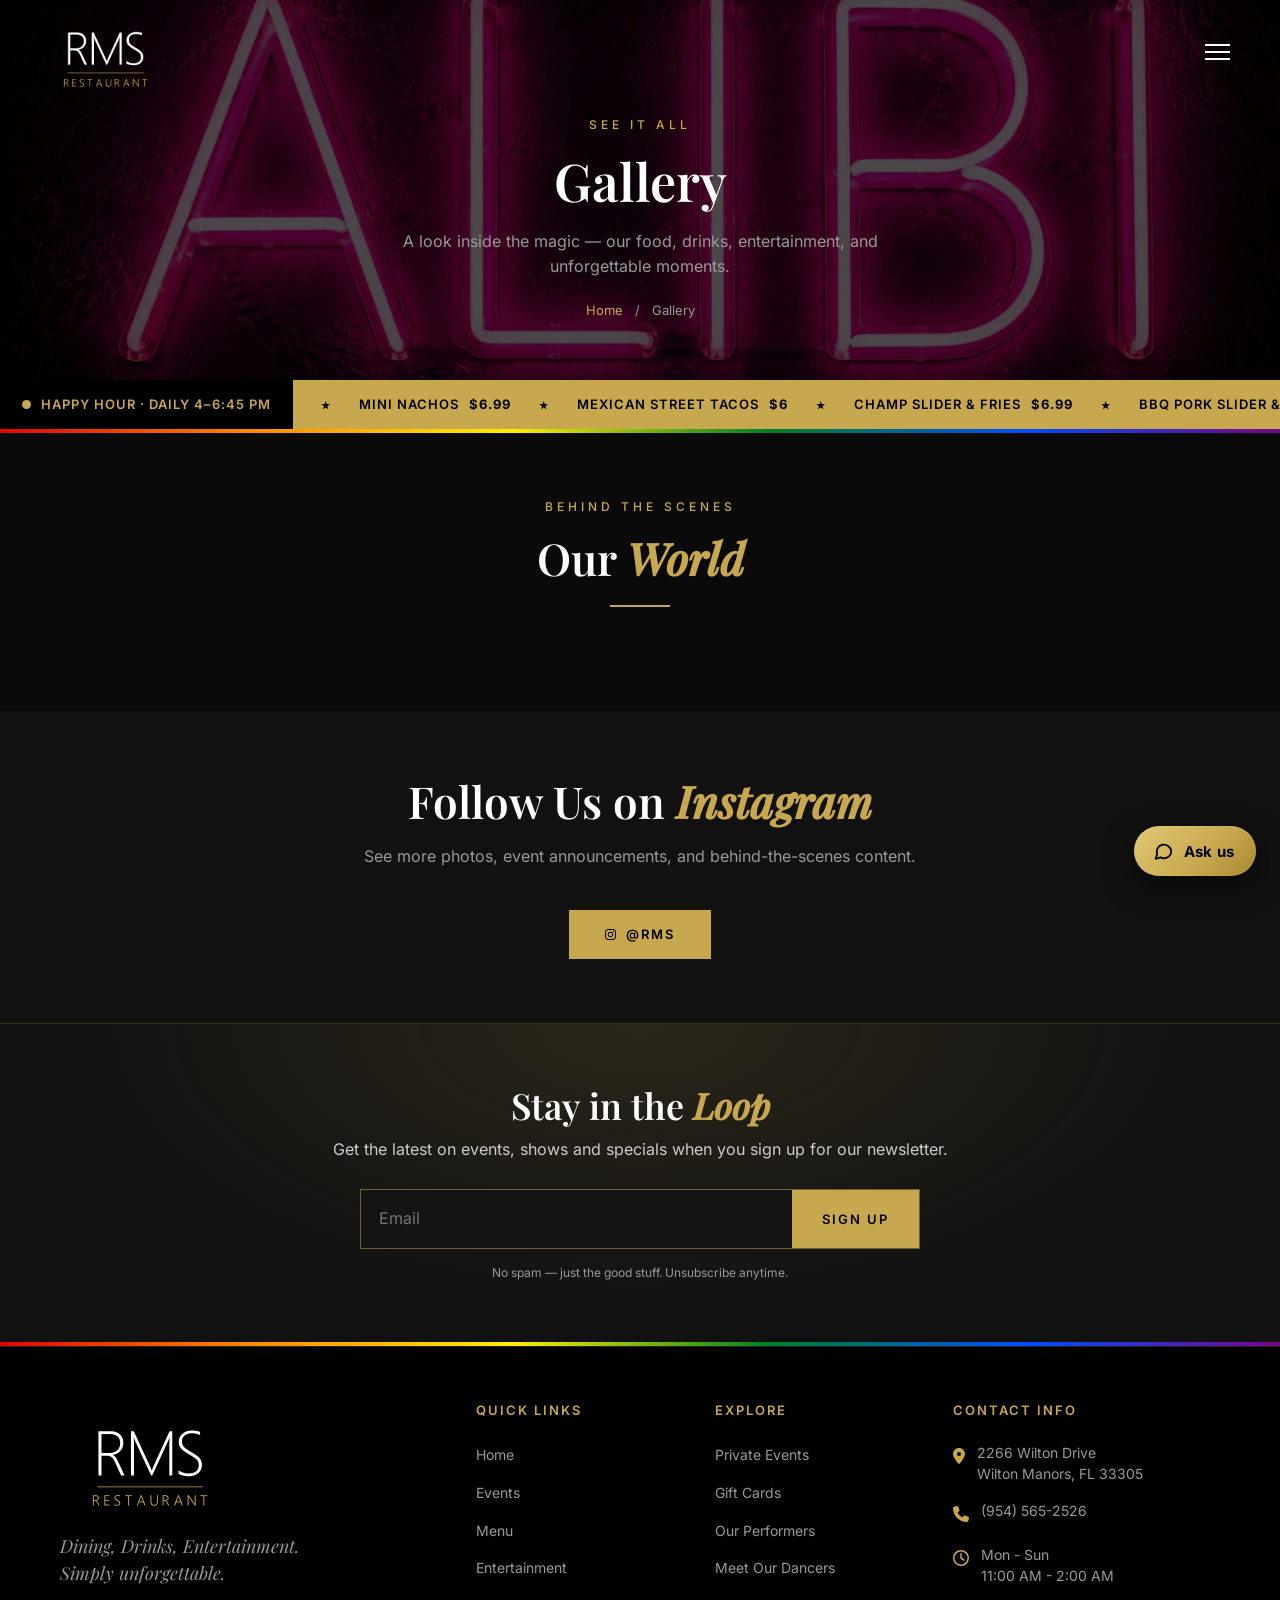
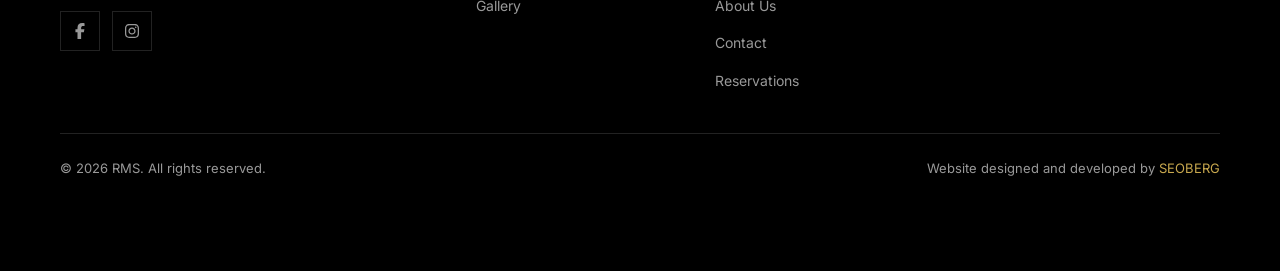
<file: gallery.html>
<!DOCTYPE html>
<html lang="en">
<head>
  <meta charset="UTF-8">
  <meta name="viewport" content="width=device-width, initial-scale=1.0">
  <title>Gallery | RMS</title>
  <meta name="description" content="Browse photos of our venue, events, food, cocktails, and entertainment at RMS.">
  <meta name="theme-color" content="#0A0A0A">
  <link rel="icon" type="image/png" sizes="32x32" href="images/favicon-32.png">
  <link rel="apple-touch-icon" href="images/apple-touch-icon.png">
  <link rel="preload" href="fonts/inter-latin.woff2" as="font" type="font/woff2" crossorigin>
  <link rel="preload" href="fonts/playfair-display-latin.woff2" as="font" type="font/woff2" crossorigin>
  <link rel="preload" href="images/site/neon-alibi-sign-1600.webp" as="image" fetchpriority="high">
  <link rel="stylesheet" href="css/style.css?v=20261104f">
  <link rel="stylesheet" href="api/site-features.php">
</head>
<body>

  <header class="header">
    <div class="header-inner">
      <a href="./" class="logo"><img src="images/logo.png" alt="RMS" width="360" height="220"></a>
      <nav class="nav">
        <a href="./">Home</a><a href="events.html">Events</a><a href="menu.html">Menu</a>
        <a href="entertainment.html">Entertainment</a><a href="performers.html">Performers</a><a href="dancers.html">Dancers</a><a href="gallery.html" class="active">Gallery</a>
        <a href="private-events.html">Private Events</a><a href="gift-cards.html">Gift Cards</a><a href="about.html">About</a><a href="contact.html">Contact</a>
      </nav>
      <a href="contact.html#reserve" class="btn-reserve">Reserve A Table</a>
      <button class="menu-toggle" aria-label="Open menu"><span></span><span></span><span></span></button>
    </div>
  </header>
  <div class="mobile-nav"><button class="mobile-nav-close" aria-label="Close menu">&times;</button><a href="./">Home</a><a href="events.html">Events</a><a href="menu.html">Menu</a><a href="entertainment.html">Entertainment</a><a href="performers.html">Performers</a><a href="dancers.html">Dancers</a><a href="gallery.html">Gallery</a><a href="private-events.html">Private Events</a><a href="gift-cards.html">Gift Cards</a><a href="about.html">About</a><a href="contact.html">Contact</a></div>

  <section class="page-banner">
    <div class="page-banner-bg" style="background-image: url('images/site/neon-alibi-sign-1600.webp');"></div>
    <div class="page-banner-content">
      <span class="section-label">See It All</span>
      <h1>Gallery</h1>
      <p>A look inside the magic — our food, drinks, entertainment, and unforgettable moments.</p>
      <div class="breadcrumb"><a href="./">Home</a> <span>/</span> <span>Gallery</span></div>
    </div>
  </section>

  <!-- HAPPY HOUR TICKER (details from the Square site's Happy Hour Menu page) -->
  <a class="hh-ticker" href="menu.html#happy-hour" aria-label="Happy Hour every day 4 to 6:45 PM. See the Happy Hour menu.">
    <span class="hh-ticker-label">
      <span class="hh-ticker-dot"></span>
      <span data-hh-status data-hh-idle="Happy Hour &middot; Daily 4&ndash;6:45 PM">Happy Hour &middot; Daily 4&ndash;6:45 PM</span>
    </span>
    <span class="hh-ticker-track" aria-hidden="true">
      <span class="hh-ticker-items">
        <span>Mini Nachos <b>$6.99</b></span>
        <span>Mexican Street Tacos <b>$6</b></span>
        <span>Champ Slider &amp; Fries <b>$6.99</b></span>
        <span>BBQ Pork Slider &amp; Fries <b>$6.99</b></span>
        <span>4 oz. Burger &amp; Fries <b>$6.99</b></span>
        <span>Bacon Cheese Dog &amp; Fries <b>$6.99</b></span>
        <span>Wings (5) <b>$6.99</b></span>
        <span>Chicken Quesadilla <b>$11.99</b></span>
        <span>Sides from <b>$3</b></span>
        <span class="hh-ticker-cta">See the Happy Hour menu &rarr;</span>
      </span>
    </span>
  </a>
  <div class="pride-divider"></div>

  <!-- GALLERY -->
  <section class="section">
    <div class="container-wide">
      <div class="section-header">
        <span class="section-label">Behind The Scenes</span>
        <h2 class="section-title">Our <em>World</em></h2>
        <div class="gold-line"></div>
      </div>

      <!-- Instagram feed (Elfsight) — newest first. js/instagram-more.js shows the first
           20 posts, then 8 more per "See More Posts" click (data-ig-first / data-ig-step).
           Needs an Elfsight Instagram Feed widget set to Layout: Grid with "Load More" on. -->
      <div class="instagram-feed" data-ig-paged data-ig-first="20" data-ig-step="8">
        <div class="elfsight-app-f1284aae-14c4-406d-a843-ef1a9db4b3b8"></div>
      </div>
      <div class="ig-more">
        <button type="button" class="btn-outline" data-ig-more hidden>See More Posts</button>
      </div>
    </div>
  </section>

  <!-- FOLLOW CTA -->
  <section class="section section-dark">
    <div class="container" style="text-align:center;">
      <h2 class="section-title">Follow Us on <em>Instagram</em></h2>
      <p class="section-desc">See more photos, event announcements, and behind-the-scenes content.</p>
      <div style="margin-top:40px;">
        <a href="https://www.instagram.com/" target="_blank" rel="noopener" class="btn-primary"><i class="fab fa-instagram"></i>&nbsp; @rms</a>
      </div>
    </div>
  </section>

  <!-- NEWSLETTER (like "Stay in the Loop" on the Square site) — posts to api/subscribe.php -->
  <section class="newsletter">
    <div class="container">
      <h2>Stay in the <em>Loop</em></h2>
      <p>Get the latest on events, shows and specials when you sign up for our newsletter.</p>
      <form class="newsletter-form" method="post" action="#" data-endpoint="api/subscribe.php" data-success="You're on the list! Watch your inbox for our next update." novalidate>
        <label class="sr-only" for="nl-email-gallery">Email address</label>
        <input id="nl-email-gallery" type="email" name="email" placeholder="Email" autocomplete="email" required>
        <input class="hp-field" type="text" name="website" tabindex="-1" autocomplete="off" aria-hidden="true">
        <button type="submit">Sign Up</button>
      </form>
      <p class="form-status" role="status" aria-live="polite" hidden></p>
      <p class="newsletter-note">No spam &mdash; just the good stuff. Unsubscribe anytime.</p>
    </div>
  </section>

  <div class="pride-divider"></div>
  <footer class="footer">
    <div class="container">
      <div class="footer-grid">
        <div class="footer-brand"><a href="./" class="logo"><img loading="lazy" decoding="async" src="images/logo.png" alt="RMS" width="360" height="220"></a><p class="footer-tagline">Dining, Drinks, Entertainment.<br>Simply unforgettable.</p><div class="footer-social"><a href="https://www.facebook.com/" target="_blank" rel="noopener" aria-label="Facebook"><i class="fab fa-facebook-f"></i></a><a href="https://www.instagram.com/" target="_blank" rel="noopener" aria-label="Instagram"><i class="fab fa-instagram"></i></a></div></div>
        <div class="footer-col"><h4>Quick Links</h4><ul class="footer-links"><li><a href="./">Home</a></li><li><a href="events.html">Events</a></li><li><a href="menu.html">Menu</a></li><li><a href="entertainment.html">Entertainment</a></li><li><a href="gallery.html">Gallery</a></li></ul></div>
        <div class="footer-col"><h4>Explore</h4><ul class="footer-links"><li><a href="private-events.html">Private Events</a></li><li><a href="gift-cards.html">Gift Cards</a></li><li><a href="performers.html">Our Performers</a></li><li><a href="dancers.html">Meet Our Dancers</a></li><li><a href="about.html">About Us</a></li><li><a href="contact.html">Contact</a></li><li><a href="contact.html#reserve">Reservations</a></li></ul></div>
        <div class="footer-col"><h4>Contact Info</h4><div class="footer-contact-item"><span class="icon"><i class="fas fa-map-marker-alt"></i></span><p>2266 Wilton Drive<br>Wilton Manors, FL 33305</p></div><div class="footer-contact-item"><span class="icon"><i class="fas fa-phone"></i></span><a href="tel:+19545652526">(954) 565-2526</a></div><div class="footer-contact-item"><span class="icon"><i class="far fa-clock"></i></span><p>Mon - Sun<br>11:00 AM - 2:00 AM</p></div></div>
      </div>
      <div class="footer-bottom"><p>&copy; 2026 RMS. All rights reserved.</p><p class="footer-credit">Website designed and developed by <a href="https://seoberg.com" target="_blank" rel="noopener">SEOBERG</a></p></div>
    </div>
  </footer>

  <div class="mobile-cta-bar">
    <a href="tel:+19545652526" class="cta-call"><i class="fas fa-phone"></i> Call Now</a>
    <a href="contact.html#reserve" class="cta-reserve">Reserve A Table</a>
  </div>
  <script src="js/main.js?v=20260925"></script>
  <script src="js/elfsight-badge.js?v=20260925"></script>
  <script src="js/instagram-more.js?v=20260925"></script>
  <script src="js/chat.js?v=20261016b"></script>
</body>
</html>
</file>
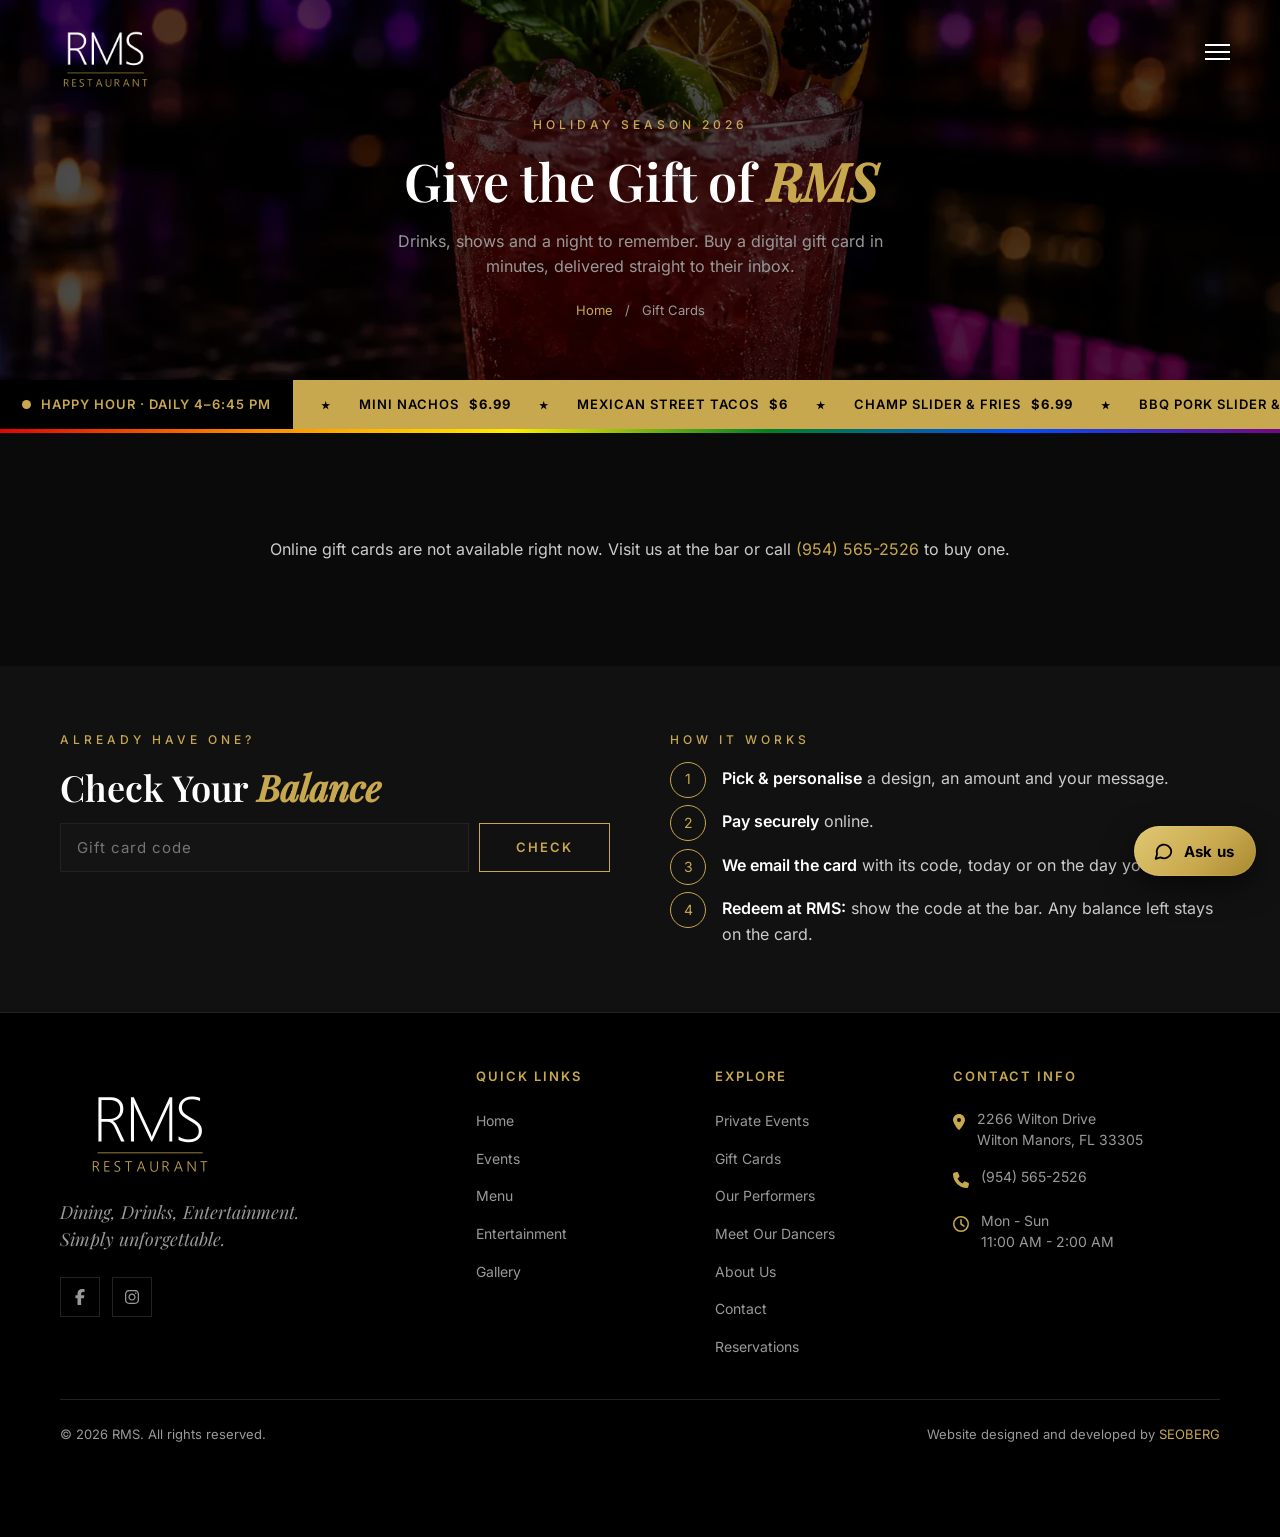
<file: gift-cards.html>
<!DOCTYPE html>
<html lang="en">
<head>
  <meta charset="UTF-8">
  <meta name="viewport" content="width=device-width, initial-scale=1.0">
  <title>Gift Cards | RMS</title>
  <meta name="description" content="Give the gift of RMS. Buy a digital gift card for RMS in Wilton Manors, delivered by email today or on the day you choose.">
  <meta name="theme-color" content="#0A0A0A">
  <link rel="icon" type="image/png" sizes="32x32" href="images/favicon-32.png">
  <link rel="apple-touch-icon" href="images/apple-touch-icon.png">
  <link rel="preload" href="fonts/inter-latin.woff2" as="font" type="font/woff2" crossorigin>
  <link rel="preload" href="fonts/playfair-display-latin.woff2" as="font" type="font/woff2" crossorigin>
  <link rel="preload" href="images/site/cocktail-photo-1600.webp" as="image" fetchpriority="high">
  <link rel="stylesheet" href="css/style.css?v=20261104f">
  <link rel="stylesheet" href="api/site-features.php">
</head>
<body>

  <header class="header">
    <div class="header-inner">
      <a href="./" class="logo"><img src="images/logo.png" alt="RMS" width="360" height="220"></a>
      <nav class="nav">
        <a href="./">Home</a><a href="events.html">Events</a><a href="menu.html">Menu</a>
        <a href="entertainment.html">Entertainment</a><a href="performers.html">Performers</a><a href="dancers.html">Dancers</a><a href="gallery.html">Gallery</a>
        <a href="private-events.html">Private Events</a><a href="gift-cards.html" class="active">Gift Cards</a><a href="about.html">About</a><a href="contact.html">Contact</a>
      </nav>
      <a href="contact.html#reserve" class="btn-reserve">Reserve A Table</a>
      <button class="menu-toggle" aria-label="Open menu"><span></span><span></span><span></span></button>
    </div>
  </header>
  <div class="mobile-nav"><button class="mobile-nav-close" aria-label="Close menu">&times;</button><a href="./">Home</a><a href="events.html">Events</a><a href="menu.html">Menu</a><a href="entertainment.html">Entertainment</a><a href="performers.html">Performers</a><a href="dancers.html">Dancers</a><a href="gallery.html">Gallery</a><a href="private-events.html">Private Events</a><a href="gift-cards.html">Gift Cards</a><a href="about.html">About</a><a href="contact.html">Contact</a></div>

  <section class="page-banner">
    <div class="page-banner-bg" style="background-image: url('images/site/cocktail-photo-1600.webp');"></div>
    <div class="page-banner-content">
      <span class="section-label">Holiday Season 2026</span>
      <h1>Give the Gift of <em>RMS</em></h1>
      <p>Drinks, shows and a night to remember. Buy a digital gift card in minutes, delivered straight to their inbox.</p>
      <div class="breadcrumb"><a href="./">Home</a> <span>/</span> <span>Gift Cards</span></div>
    </div>
  </section>

  <!-- HAPPY HOUR TICKER (details from the Square site's Happy Hour Menu page) -->
  <a class="hh-ticker" href="menu.html#happy-hour" aria-label="Happy Hour every day 4 to 6:45 PM. See the Happy Hour menu.">
    <span class="hh-ticker-label">
      <span class="hh-ticker-dot"></span>
      <span data-hh-status data-hh-idle="Happy Hour &middot; Daily 4&ndash;6:45 PM">Happy Hour &middot; Daily 4&ndash;6:45 PM</span>
    </span>
    <span class="hh-ticker-track" aria-hidden="true">
      <span class="hh-ticker-items">
        <span>Mini Nachos <b>$6.99</b></span>
        <span>Mexican Street Tacos <b>$6</b></span>
        <span>Champ Slider &amp; Fries <b>$6.99</b></span>
        <span>BBQ Pork Slider &amp; Fries <b>$6.99</b></span>
        <span>4 oz. Burger &amp; Fries <b>$6.99</b></span>
        <span>Bacon Cheese Dog &amp; Fries <b>$6.99</b></span>
        <span>Wings (5) <b>$6.99</b></span>
        <span>Chicken Quesadilla <b>$11.99</b></span>
        <span>Sides from <b>$3</b></span>
        <span class="hh-ticker-cta">See the Happy Hour menu &rarr;</span>
      </span>
    </span>
  </a>
  <div class="pride-divider"></div>

  <!-- GIFT CARDS (built by js/gift-cards.js from api/gift-cards.php; designs and amounts are set in Admin → Gift cards) -->
  <section class="section gc-section" id="buy">
    <div class="container">
      <div class="gc-view" id="gc-view" hidden></div>

      <div class="gc-shop" id="gc-shop">
        <noscript><p class="gc-note">Please turn on JavaScript to buy a gift card online, or call us at <a href="tel:+19545652526">(954) 565-2526</a>.</p></noscript>
        <p class="gc-note" id="gc-unavailable" hidden>Online gift cards are not available right now. Visit us at the bar or call <a href="tel:+19545652526">(954) 565-2526</a> to buy one.</p>

        <form class="gc-grid" id="gc-form" novalidate hidden>
          <div class="gc-steps">
            <div class="gc-step">
              <h2 class="gc-step-title"><span class="gc-num">1</span>Choose a Design</h2>
              <p class="gc-step-sub">Pick the card your recipient will see.</p>
              <div class="gc-designs" id="gc-designs" role="radiogroup" aria-label="Gift card design"></div>
              <div class="gc-custom" id="gc-custom" hidden>
                <div class="form-row">
                  <div class="form-group">
                    <label for="gc-photo">Your picture <span class="gc-opt">(optional)</span></label>
                    <input type="file" id="gc-photo" accept="image/jpeg,image/png,image/webp">
                    <small class="gc-hint">JPG, PNG or WebP. We crop it to fit the card.</small>
                  </div>
                  <div class="form-group">
                    <label for="gc-title">Words on the card</label>
                    <input type="text" id="gc-title" maxlength="40" placeholder="Happy Birthday, Jordan!">
                  </div>
                </div>
              </div>
            </div>

            <div class="gc-step">
              <h2 class="gc-step-title"><span class="gc-num">2</span>Choose an Amount</h2>
              <p class="gc-step-sub" id="gc-amount-sub">Pick an amount.</p>
              <div class="gc-amounts" id="gc-amounts" role="radiogroup" aria-label="Amount"></div>
              <div class="form-group gc-custom-amount" id="gc-custom-amount" hidden>
                <label for="gc-amount-input">Custom amount</label>
                <div class="gc-dollar"><span>$</span><input type="text" id="gc-amount-input" inputmode="numeric" placeholder="75"></div>
              </div>
            </div>

            <div class="gc-step">
              <h2 class="gc-step-title"><span class="gc-num">3</span>Who's It For?</h2>
              <div class="gc-toggle" role="radiogroup" aria-label="Who the card is for">
                <button type="button" role="radio" aria-checked="true" data-for="someone">Send to someone</button>
                <button type="button" role="radio" aria-checked="false" data-for="me">It's for me</button>
              </div>
              <div class="gc-recipient" id="gc-recipient">
                <div class="form-row">
                  <div class="form-group"><label for="gc-to-name">Recipient name</label><input type="text" id="gc-to-name" maxlength="80" autocomplete="off"></div>
                  <div class="form-group"><label for="gc-to-email">Recipient email</label><input type="email" id="gc-to-email" maxlength="120" autocomplete="off"></div>
                </div>
                <div class="form-group"><label for="gc-message">Personal message <span class="gc-opt">(optional)</span></label><textarea id="gc-message" maxlength="300" rows="3" placeholder="Happy holidays! First round's on me."></textarea></div>
                <div class="form-group gc-date"><label for="gc-date">Send on</label><input type="date" id="gc-date"><small class="gc-hint">Leave as today to send it now, or pick a day (like Christmas morning).</small></div>
              </div>
            </div>

            <div class="gc-step">
              <h2 class="gc-step-title"><span class="gc-num">4</span>Your Details</h2>
              <div class="form-row">
                <div class="form-group"><label for="gc-from-name">Your name</label><input type="text" id="gc-from-name" maxlength="80" autocomplete="name"></div>
                <div class="form-group"><label for="gc-from-email">Your email (for the receipt)</label><input type="email" id="gc-from-email" maxlength="120" autocomplete="email"></div>
              </div>
              <div class="form-group" id="gc-phone-wrap"><label for="gc-from-phone">Your phone</label><input type="tel" id="gc-from-phone" maxlength="20" autocomplete="tel"></div>
            </div>
          </div>

          <aside class="gc-side">
            <div class="gc-summary">
              <h3>Your Gift Card</h3>
              <div class="gc-card gc-card-lg" id="gc-preview"></div>
              <dl class="gc-lines" id="gc-lines"></dl>
              <div id="gc-pay-square" hidden>
                <div id="gc-card-field" class="gc-card-field"></div>
              </div>
              <p class="gc-pay-note" id="gc-pay-request" hidden>We'll call you to take payment, then email the card. Nothing is charged online.</p>
              <p class="gc-error" id="gc-error" role="alert" hidden></p>
              <button type="submit" class="btn-primary gc-buy" id="gc-buy">Buy Gift Card</button>
              <p class="gc-secure" id="gc-secure" hidden>Payments processed securely by Square. Card details never touch our server.</p>
            </div>
          </aside>
        </form>
      </div>
    </div>
  </section>

  <section class="section section-dark gc-extras">
    <div class="container">
      <div class="gc-extras-grid">
        <div class="gc-balance">
          <span class="section-label">Already Have One?</span>
          <h2 class="section-title">Check Your <em>Balance</em></h2>
          <form id="gc-balance-form" class="gc-balance-form" novalidate>
            <label for="gc-balance-code" class="sr-only">Gift card code</label>
            <input type="text" id="gc-balance-code" inputmode="numeric" autocomplete="off" placeholder="Gift card code">
            <button type="submit" class="btn-outline">Check</button>
          </form>
          <p class="gc-balance-out" id="gc-balance-out" role="status"></p>
        </div>
        <div class="gc-how">
          <span class="section-label">How It Works</span>
          <ol>
            <li><b>Pick &amp; personalise</b> a design, an amount and your message.</li>
            <li><b>Pay securely</b> online.</li>
            <li><b>We email the card</b> with its code, today or on the day you choose.</li>
            <li><b>Redeem at RMS:</b> show the code at the bar. Any balance left stays on the card.</li>
          </ol>
        </div>
      </div>
    </div>
  </section>

  <footer class="footer">
    <div class="container">
      <div class="footer-grid">
        <div class="footer-brand"><a href="./" class="logo"><img loading="lazy" decoding="async" src="images/logo.png" alt="RMS" width="360" height="220"></a><p class="footer-tagline">Dining, Drinks, Entertainment.<br>Simply unforgettable.</p><div class="footer-social"><a href="https://www.facebook.com/" target="_blank" rel="noopener" aria-label="Facebook"><i class="fab fa-facebook-f"></i></a><a href="https://www.instagram.com/" target="_blank" rel="noopener" aria-label="Instagram"><i class="fab fa-instagram"></i></a></div></div>
        <div class="footer-col"><h4>Quick Links</h4><ul class="footer-links"><li><a href="./">Home</a></li><li><a href="events.html">Events</a></li><li><a href="menu.html">Menu</a></li><li><a href="entertainment.html">Entertainment</a></li><li><a href="gallery.html">Gallery</a></li></ul></div>
        <div class="footer-col"><h4>Explore</h4><ul class="footer-links"><li><a href="private-events.html">Private Events</a></li><li><a href="gift-cards.html">Gift Cards</a></li><li><a href="performers.html">Our Performers</a></li><li><a href="dancers.html">Meet Our Dancers</a></li><li><a href="about.html">About Us</a></li><li><a href="contact.html">Contact</a></li><li><a href="contact.html#reserve">Reservations</a></li></ul></div>
        <div class="footer-col"><h4>Contact Info</h4><div class="footer-contact-item"><span class="icon"><i class="fas fa-map-marker-alt"></i></span><p>2266 Wilton Drive<br>Wilton Manors, FL 33305</p></div><div class="footer-contact-item"><span class="icon"><i class="fas fa-phone"></i></span><a href="tel:+19545652526">(954) 565-2526</a></div><div class="footer-contact-item"><span class="icon"><i class="far fa-clock"></i></span><p>Mon - Sun<br>11:00 AM - 2:00 AM</p></div></div>
      </div>
      <div class="footer-bottom"><p>&copy; 2026 RMS. All rights reserved.</p><p class="footer-credit">Website designed and developed by <a href="https://seoberg.com" target="_blank" rel="noopener">SEOBERG</a></p></div>
    </div>
  </footer>
  <div class="mobile-cta-bar">
    <a href="tel:+19545652526" class="cta-call"><i class="fas fa-phone"></i> Call Now</a>
    <a href="contact.html#reserve" class="cta-reserve">Reserve A Table</a>
  </div>
  <script src="js/main.js?v=20260925"></script>
  <script src="js/chat.js?v=20261016b"></script>
  <script src="js/gift-cards.js?v=20261103"></script>
</body>
</html>
</file>
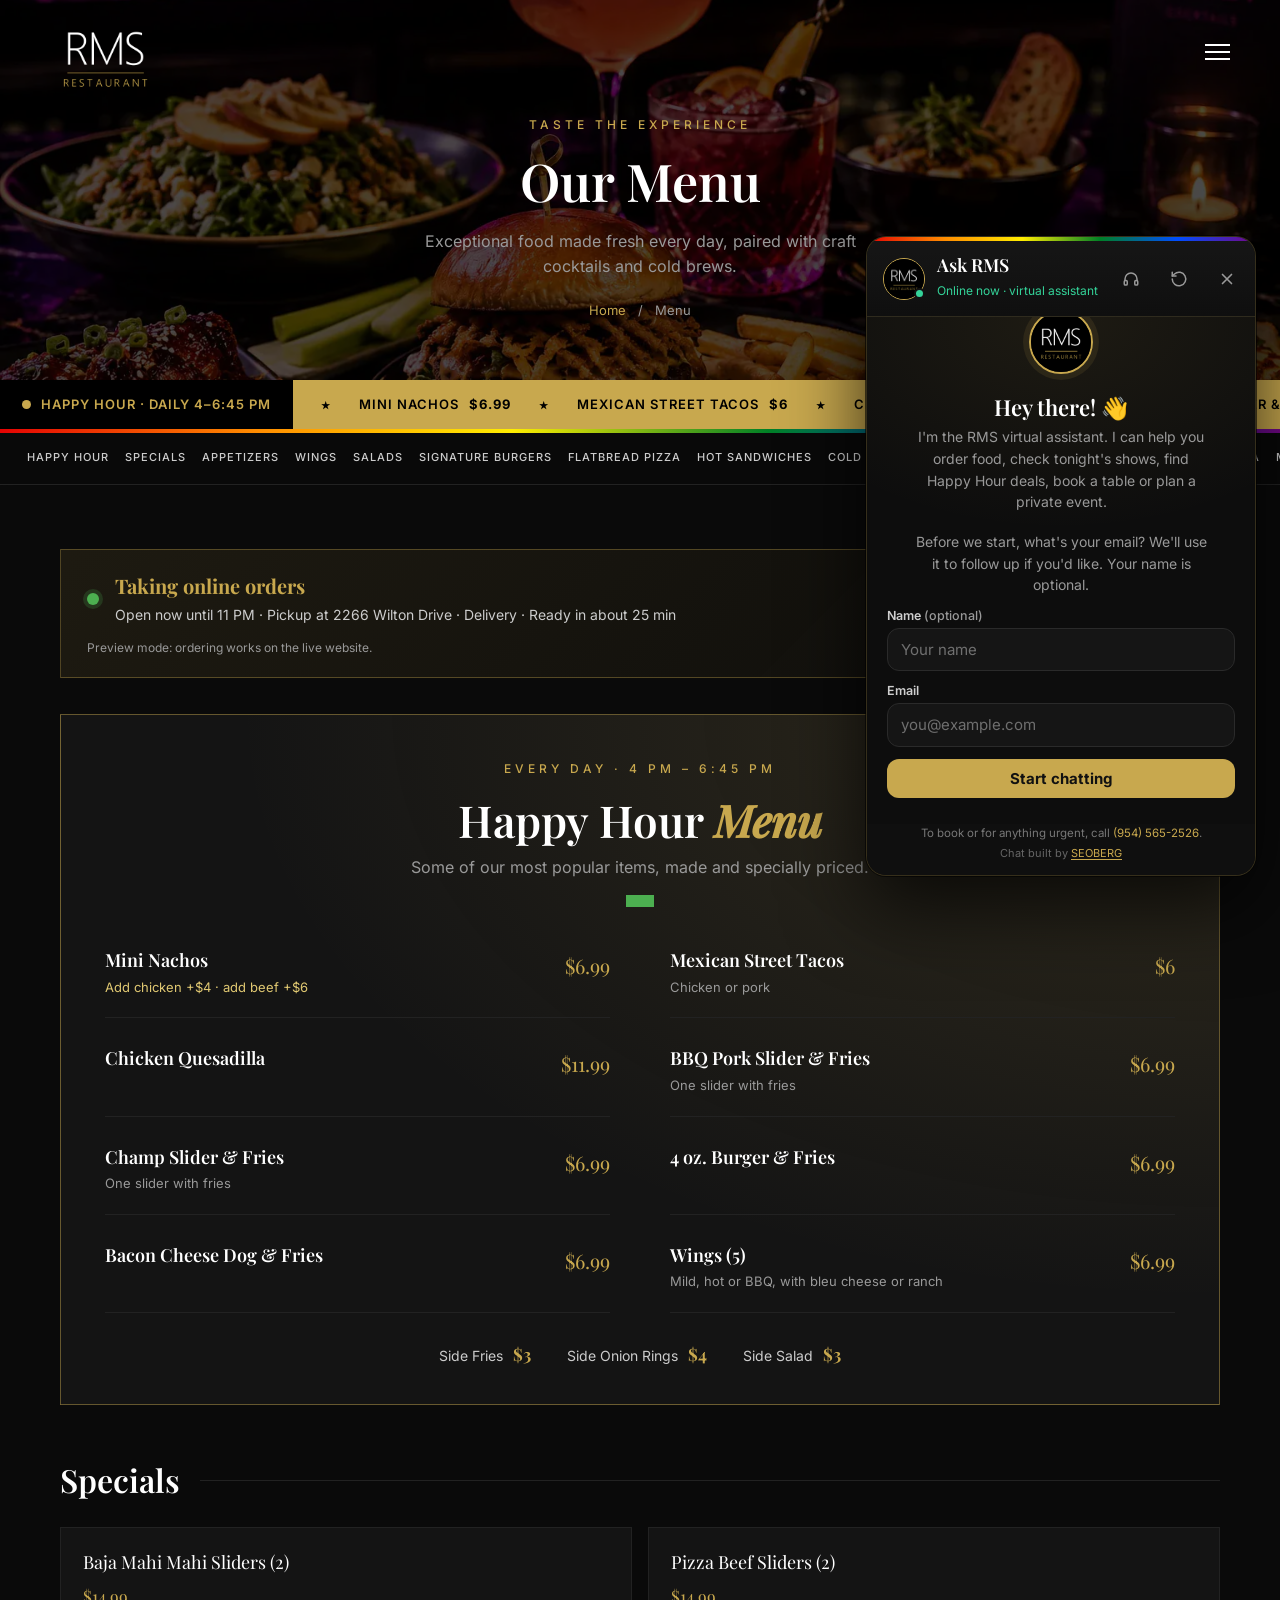
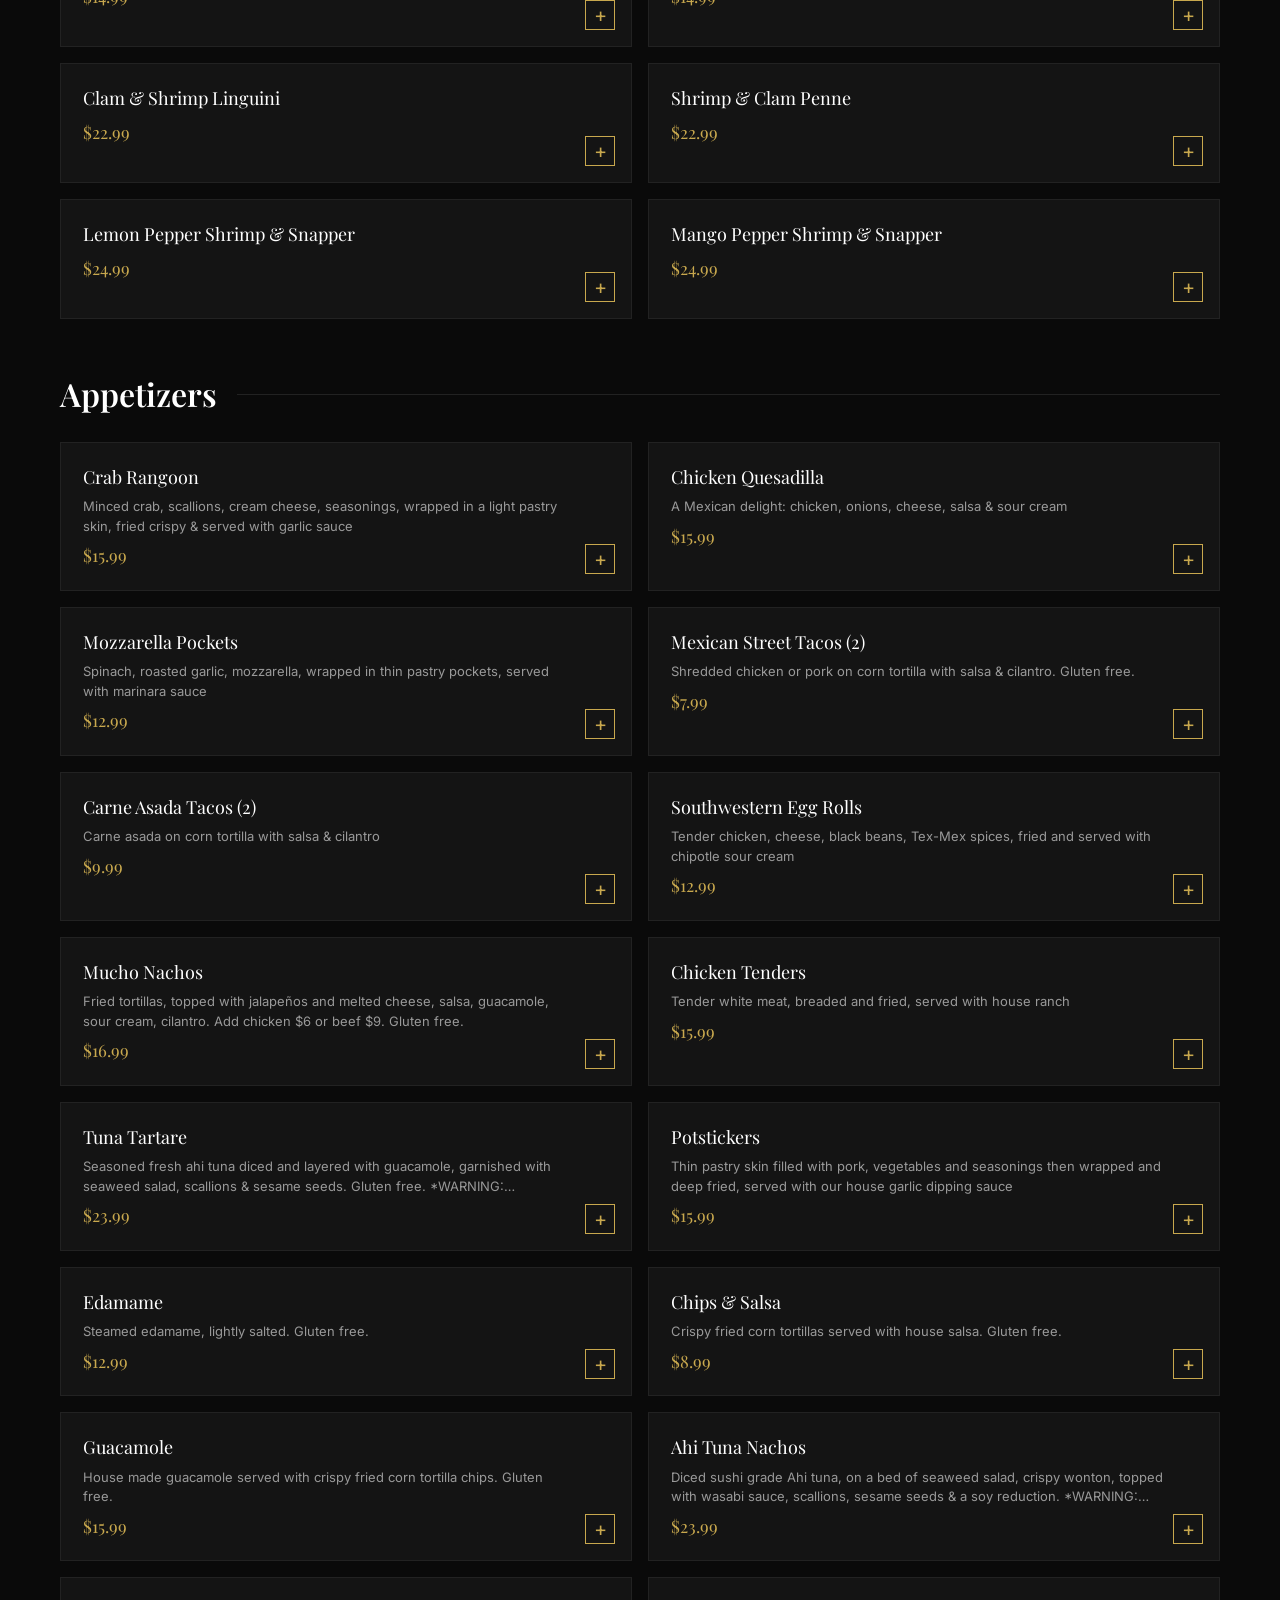
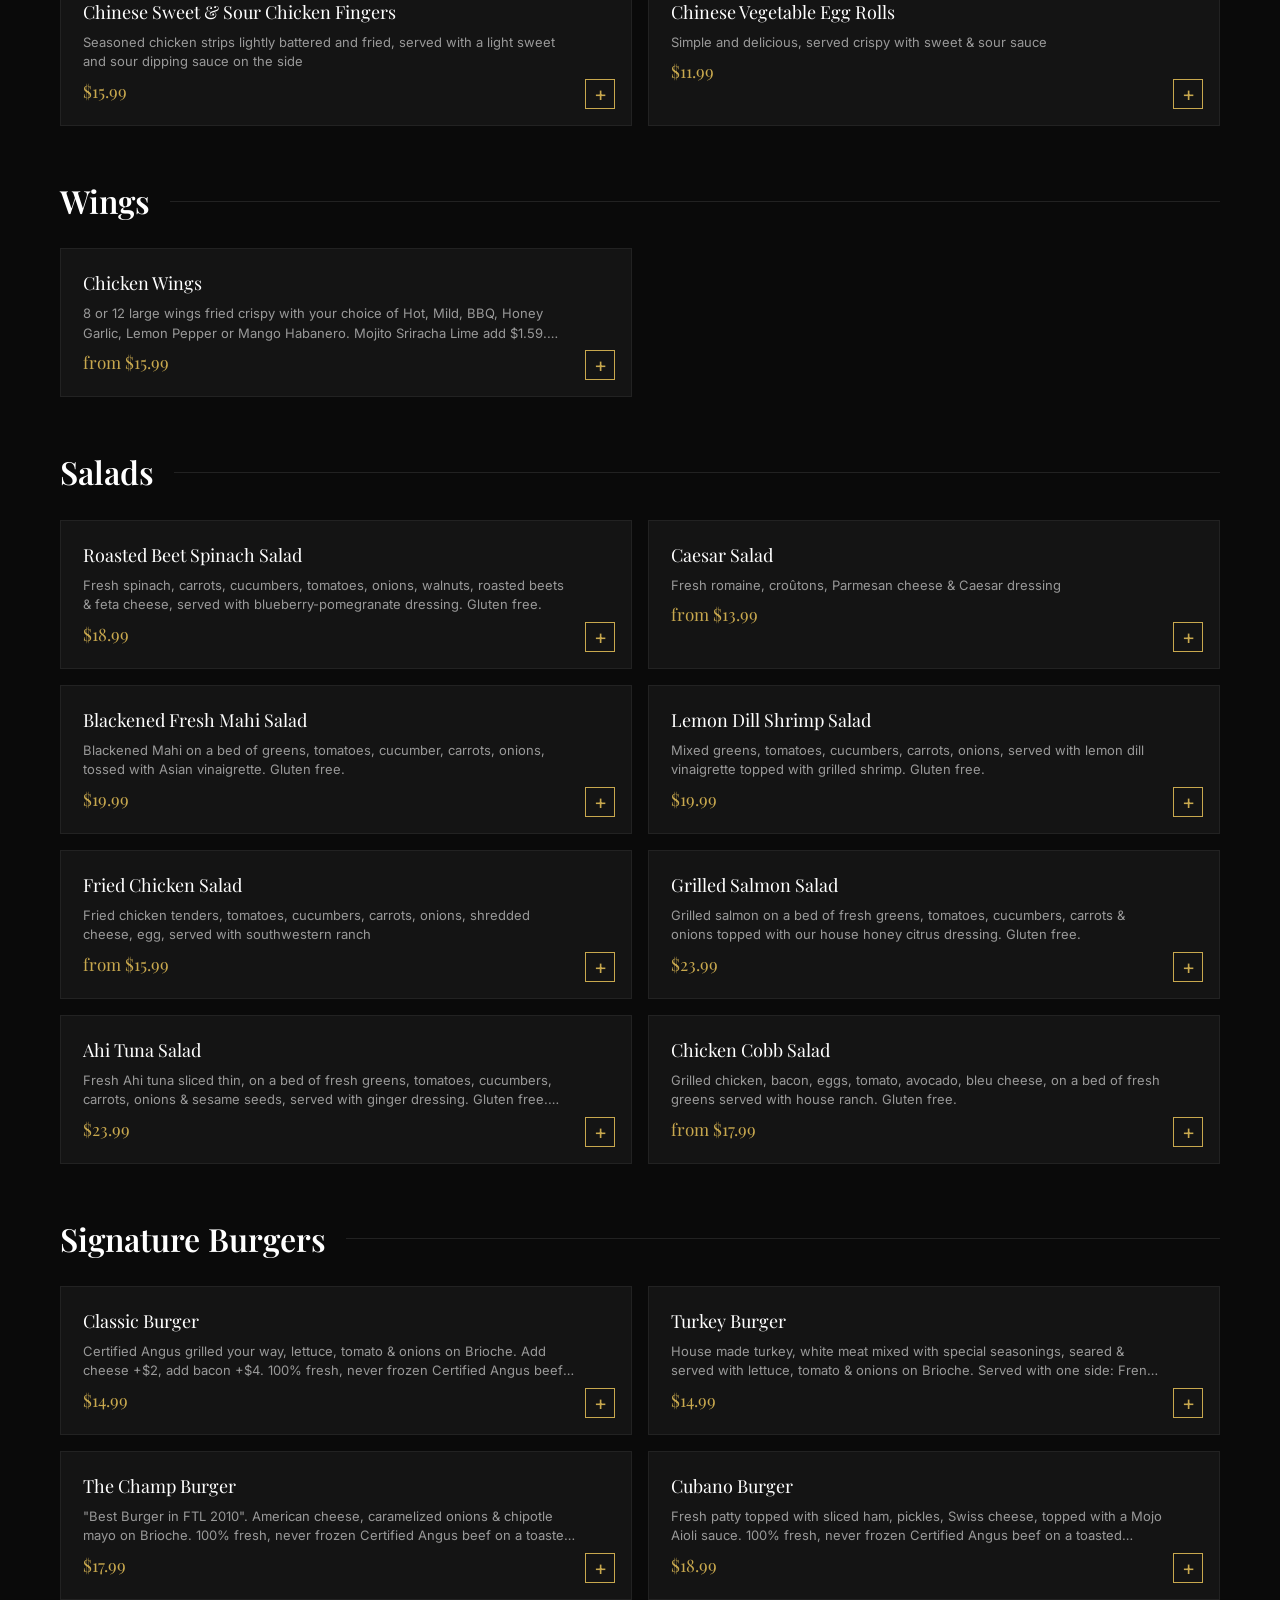
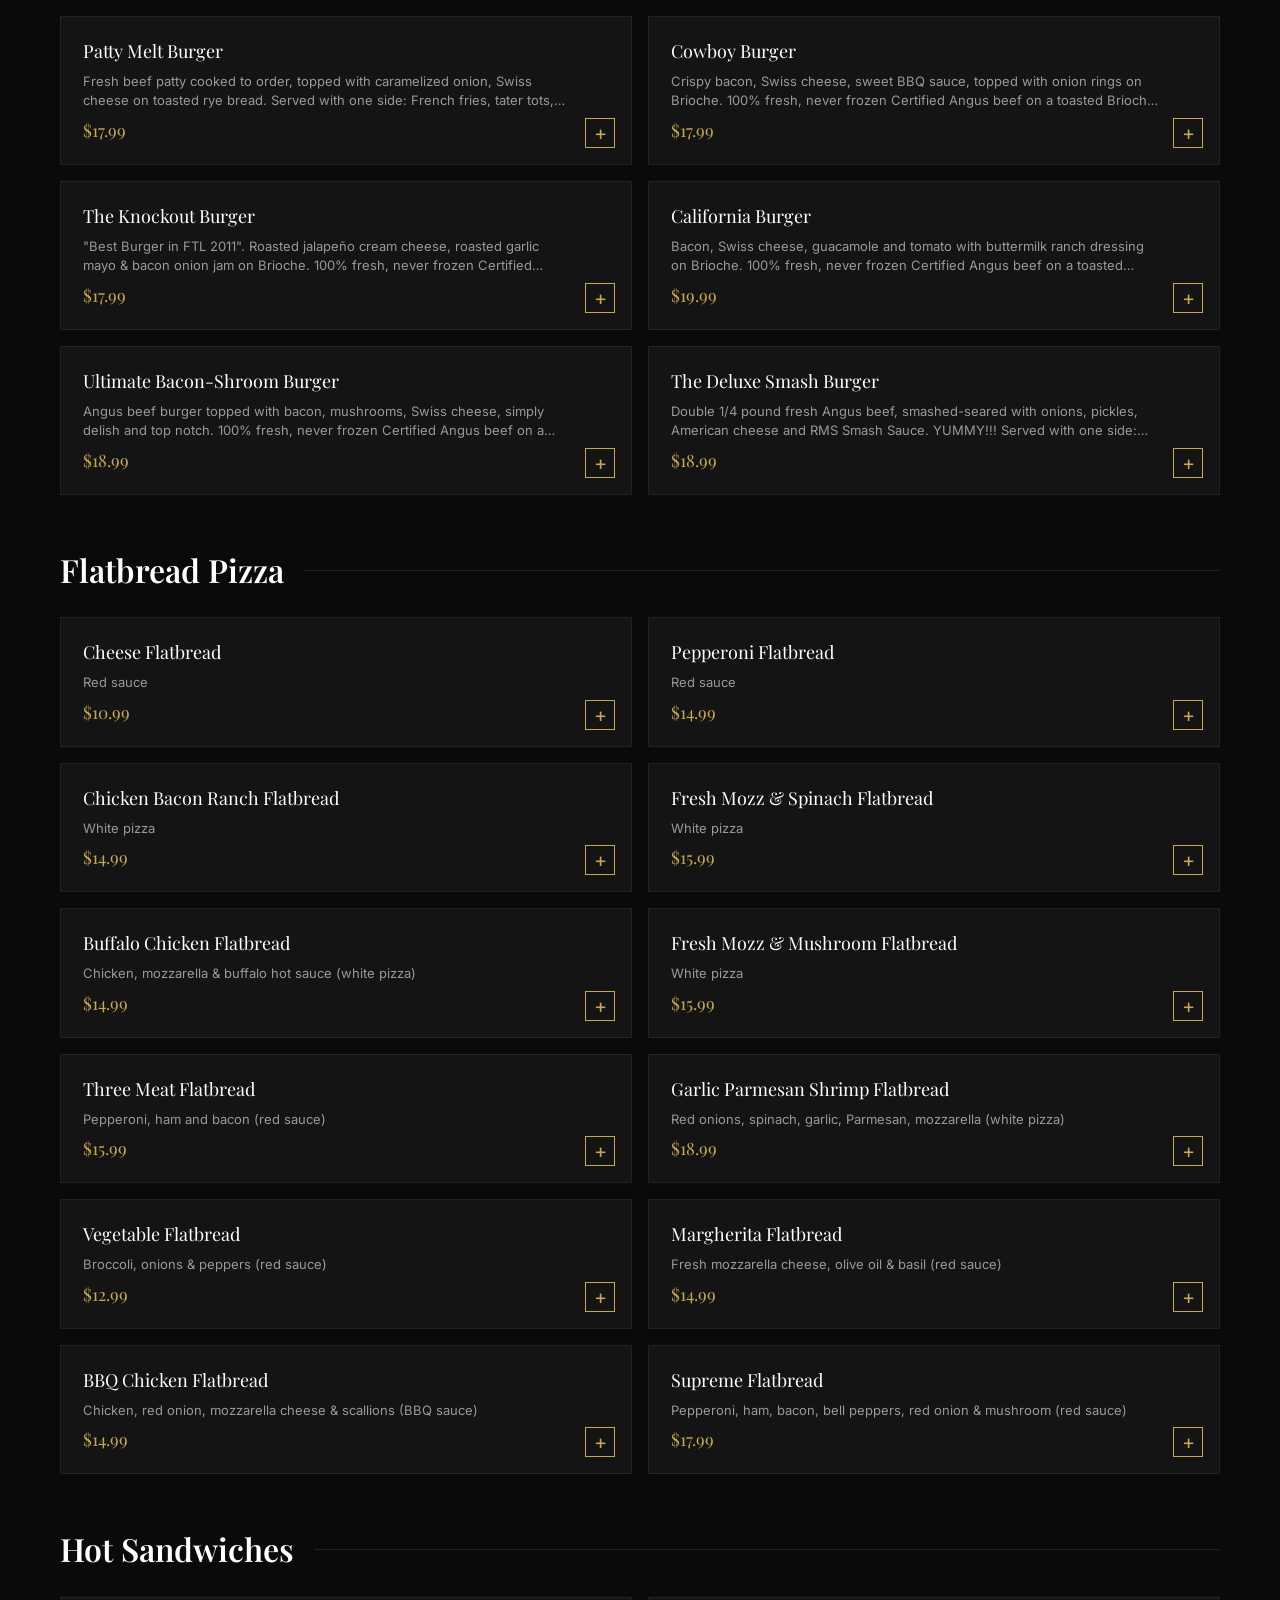
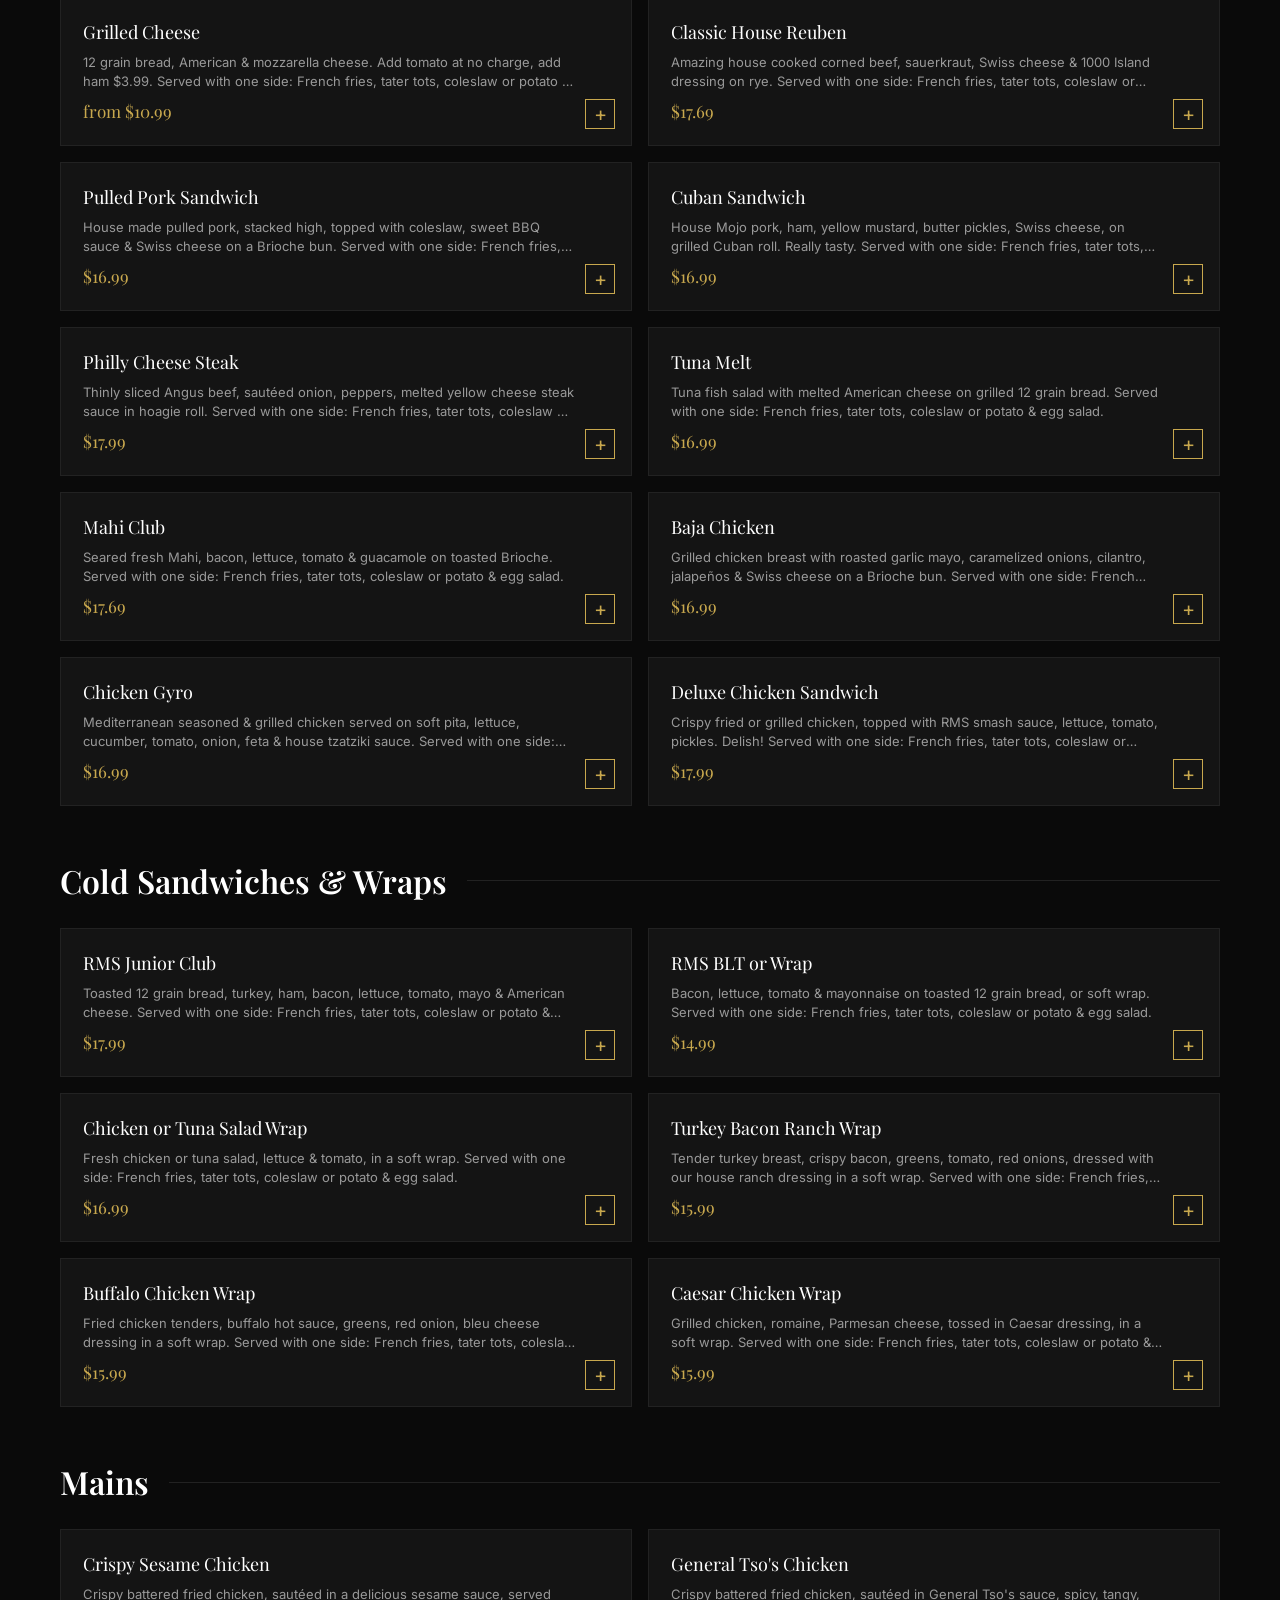
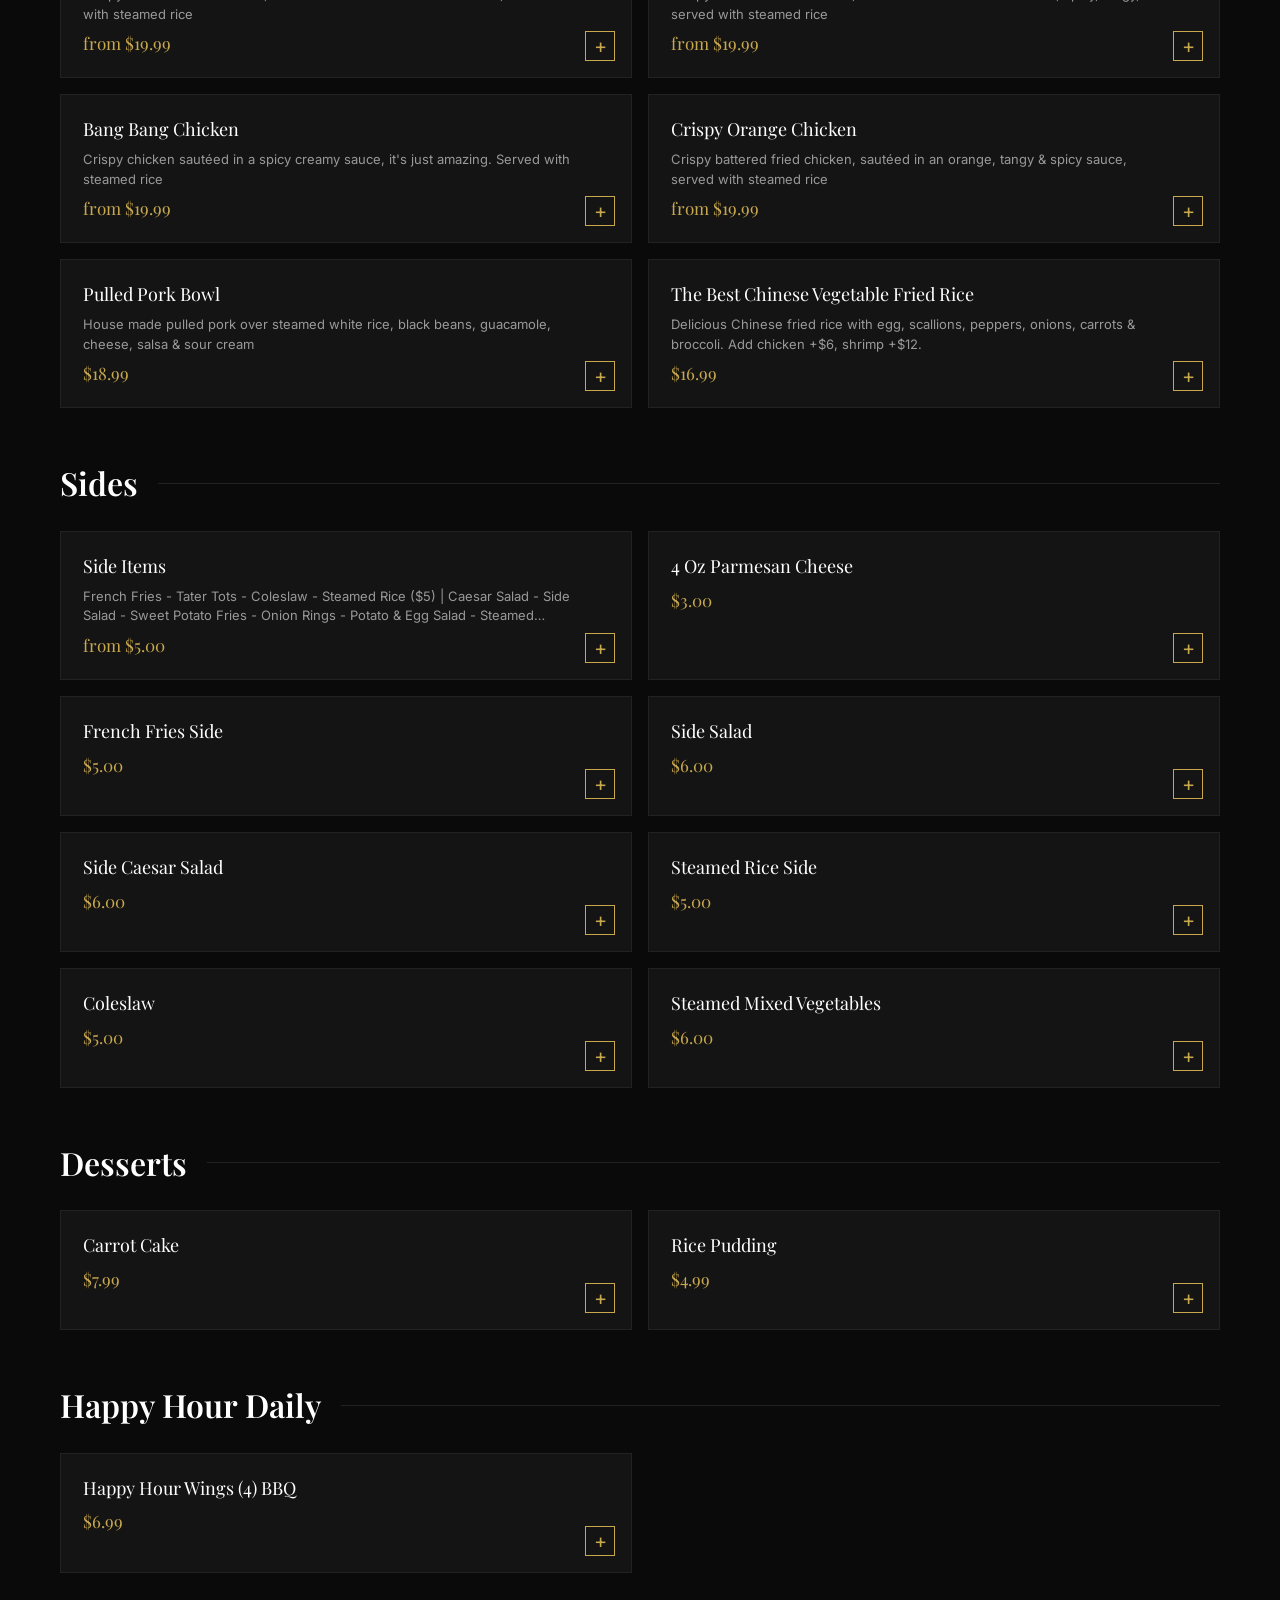
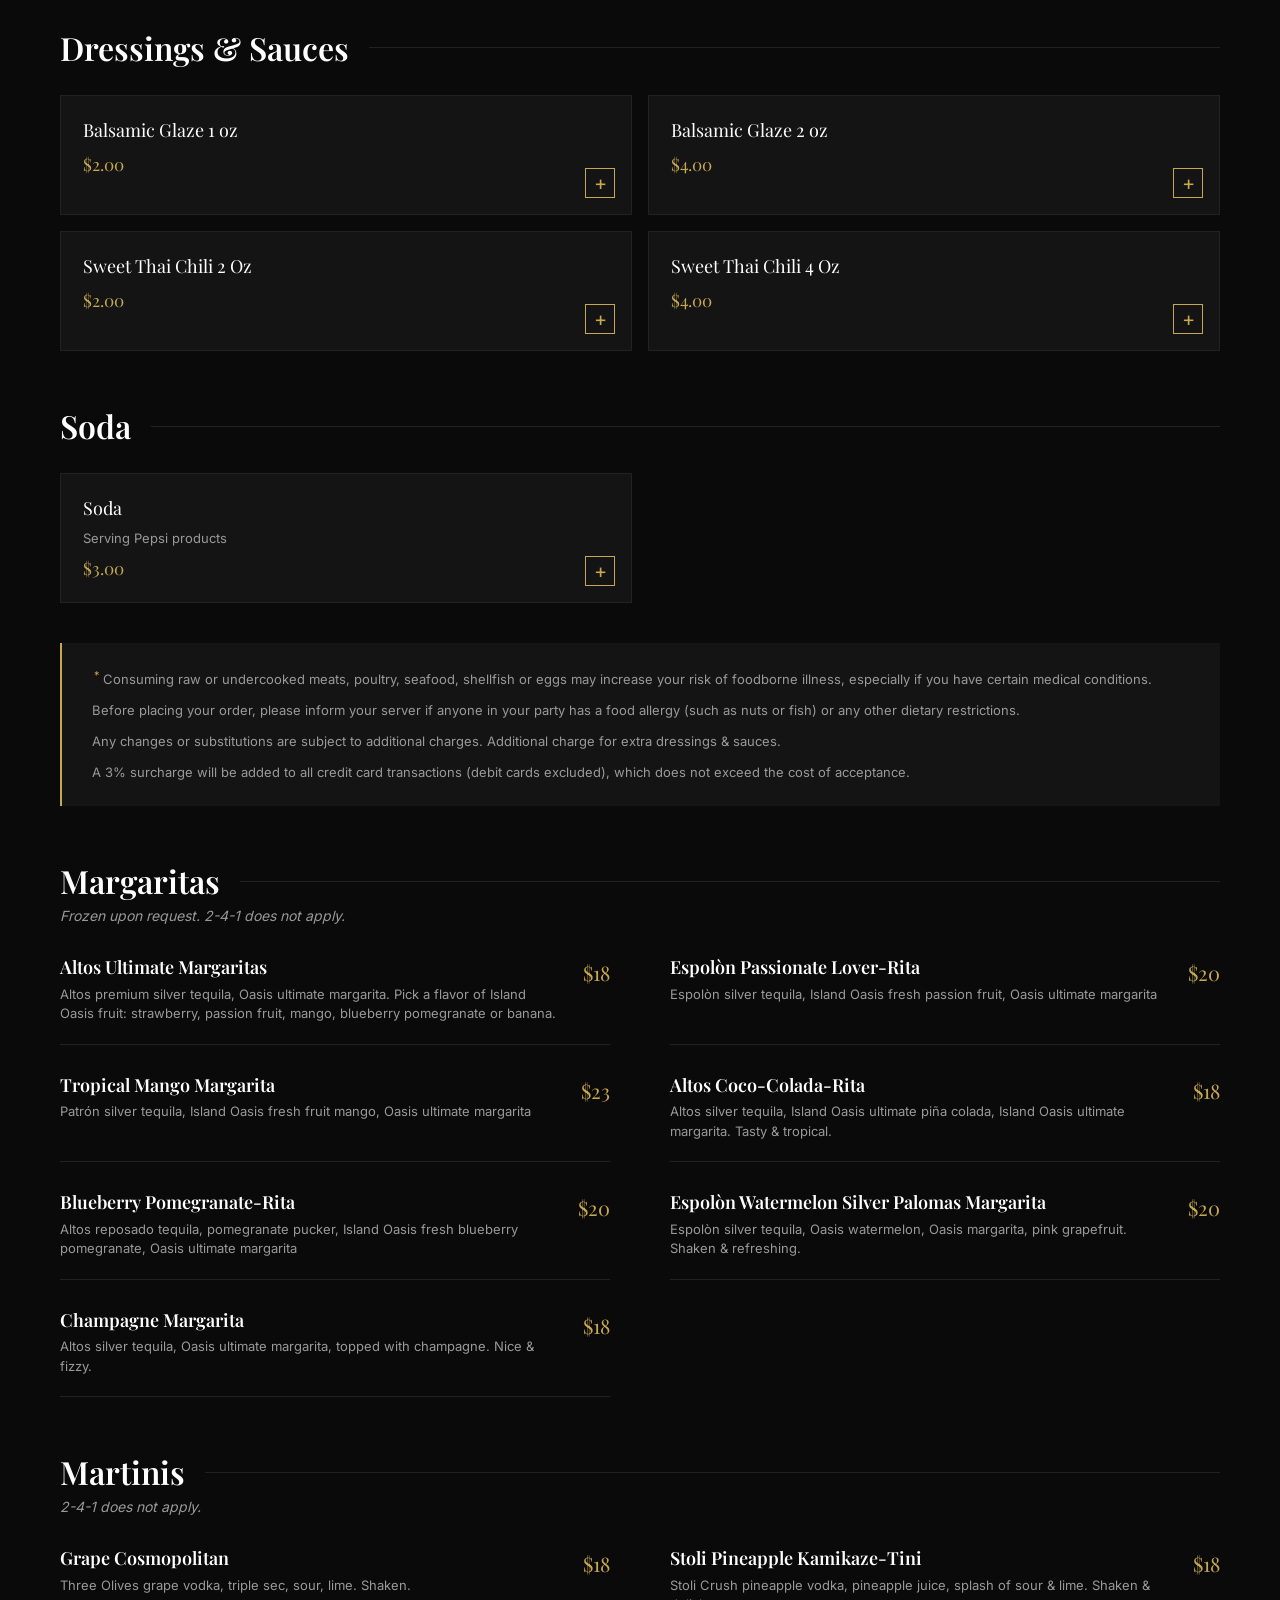
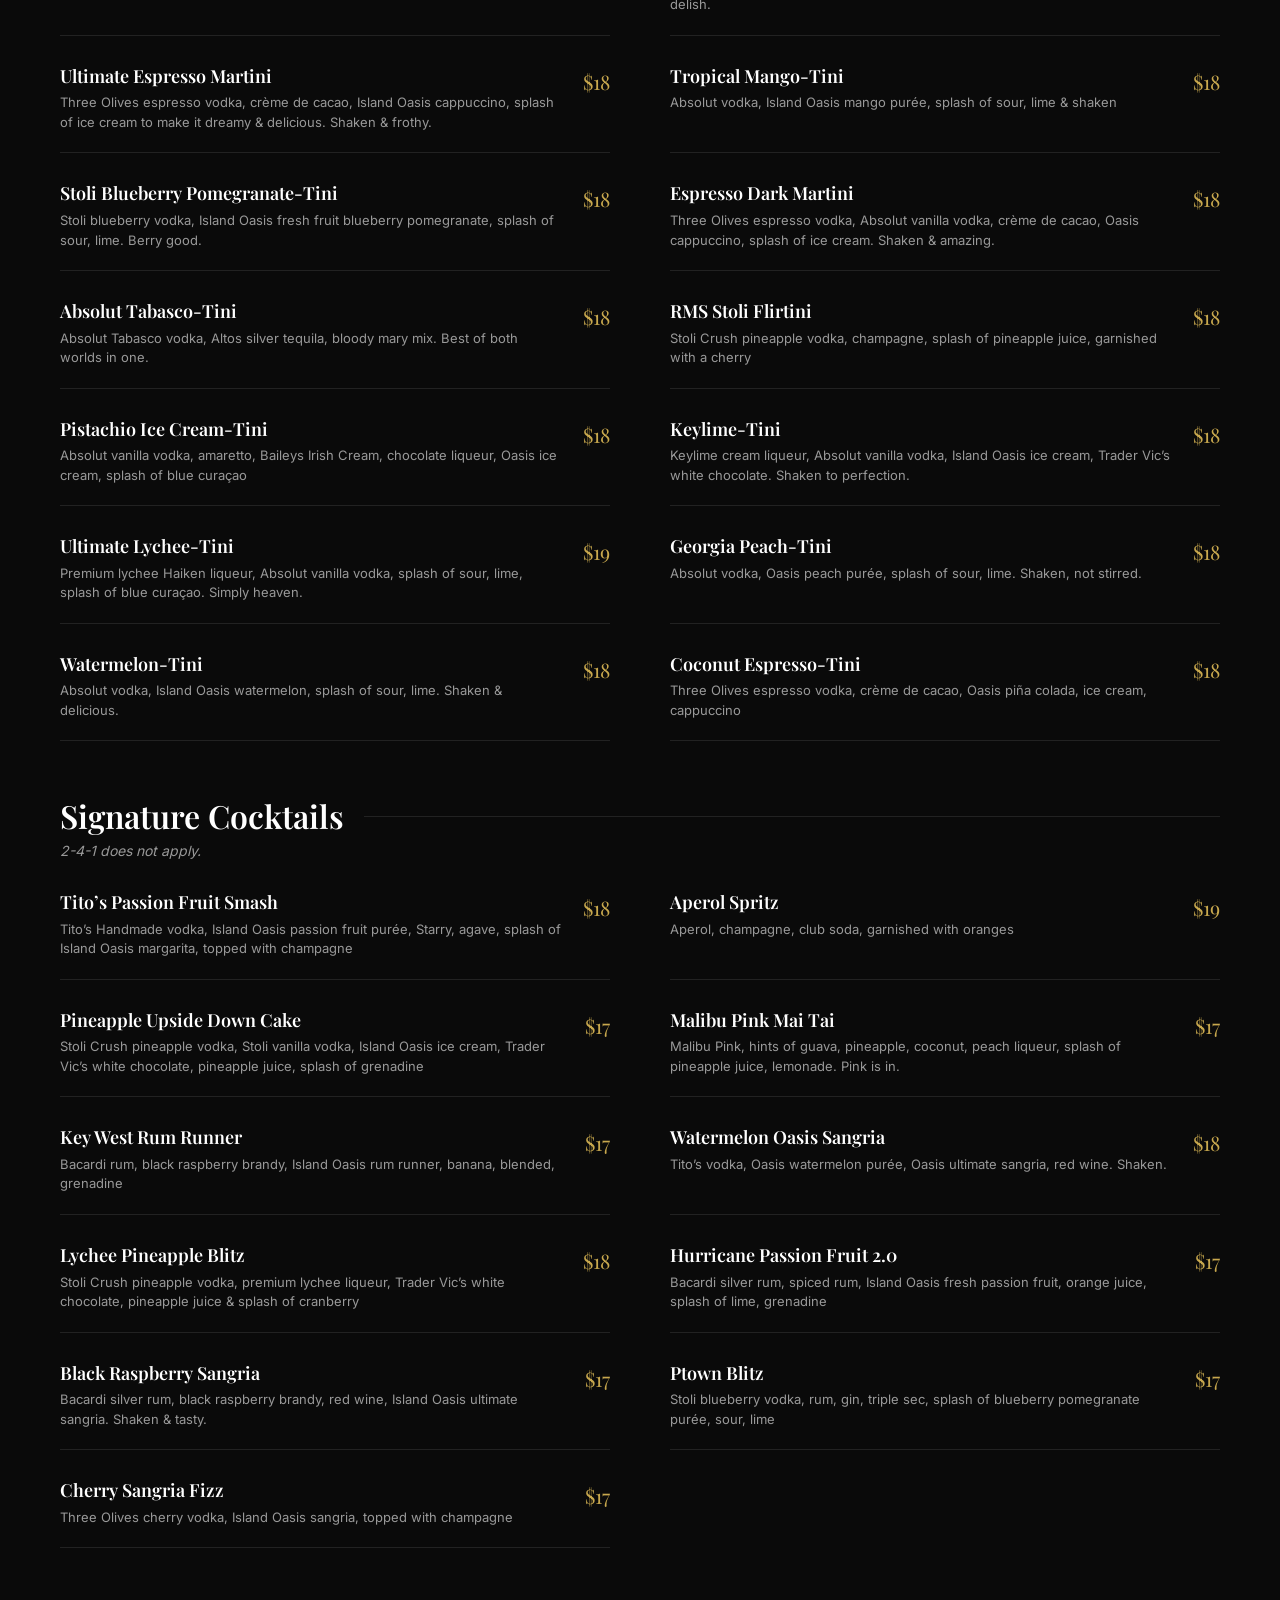
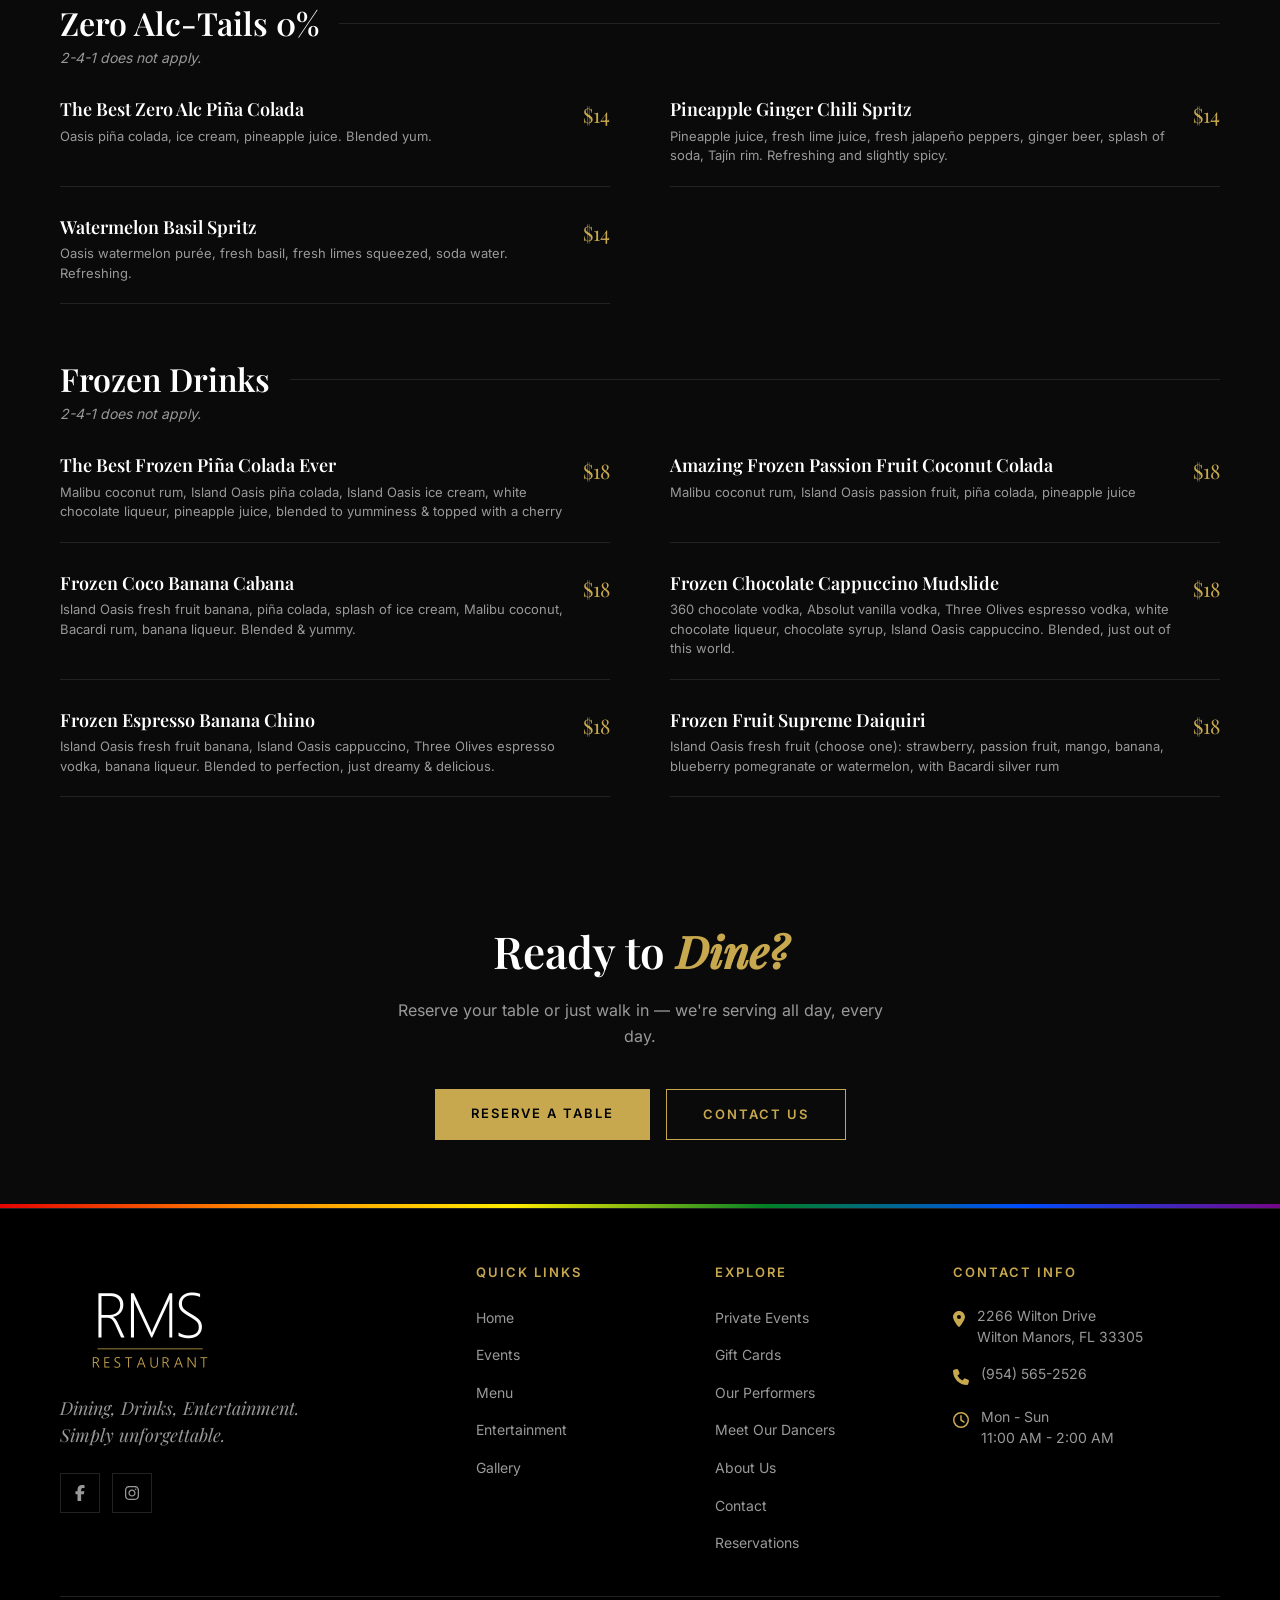
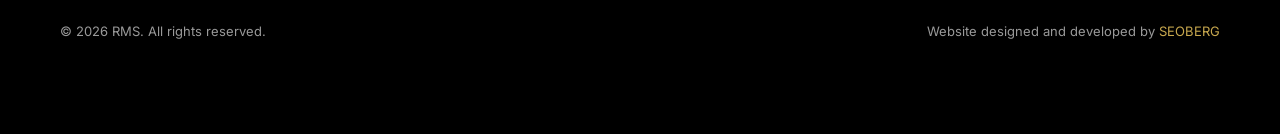
<file: menu.html>
<!DOCTYPE html>
<html lang="en">
<head>
  <meta charset="UTF-8">
  <meta name="viewport" content="width=device-width, initial-scale=1.0">
  <title>Menu | RMS</title>
  <meta name="description" content="Explore our full food and drink menu. From gourmet burgers to craft cocktails at RMS.">
  <meta name="theme-color" content="#0A0A0A">
  <link rel="icon" type="image/png" sizes="32x32" href="images/favicon-32.png">
  <link rel="apple-touch-icon" href="images/apple-touch-icon.png">
  <link rel="preload" href="fonts/inter-latin.woff2" as="font" type="font/woff2" crossorigin>
  <link rel="preload" href="fonts/playfair-display-latin.woff2" as="font" type="font/woff2" crossorigin>
  <link rel="preload" href="images/site/food-drinks-photography-1600.webp" as="image" fetchpriority="high">
  <link rel="stylesheet" href="css/style.css?v=20261104f">
  <link rel="stylesheet" href="api/site-features.php">
</head>
<body>

  <header class="header">
    <div class="header-inner">
      <a href="./" class="logo"><img src="images/logo.png" alt="RMS" width="360" height="220"></a>
      <nav class="nav">
        <a href="./">Home</a><a href="events.html">Events</a><a href="menu.html" class="active">Menu</a>
        <a href="entertainment.html">Entertainment</a><a href="performers.html">Performers</a><a href="dancers.html">Dancers</a><a href="gallery.html">Gallery</a>
        <a href="private-events.html">Private Events</a><a href="gift-cards.html">Gift Cards</a><a href="about.html">About</a><a href="contact.html">Contact</a>
      </nav>
      <a href="contact.html#reserve" class="btn-reserve">Reserve A Table</a>
      <button class="menu-toggle" aria-label="Open menu"><span></span><span></span><span></span></button>
    </div>
  </header>
  <div class="mobile-nav"><button class="mobile-nav-close" aria-label="Close menu">&times;</button><a href="./">Home</a><a href="events.html">Events</a><a href="menu.html">Menu</a><a href="entertainment.html">Entertainment</a><a href="performers.html">Performers</a><a href="dancers.html">Dancers</a><a href="gallery.html">Gallery</a><a href="private-events.html">Private Events</a><a href="gift-cards.html">Gift Cards</a><a href="about.html">About</a><a href="contact.html">Contact</a></div>

  <section class="page-banner">
    <div class="page-banner-bg" style="background-image: url('images/site/food-drinks-photography-1600.webp');"></div>
    <div class="page-banner-content">
      <span class="section-label">Taste The Experience</span>
      <h1>Our Menu</h1>
      <p>Exceptional food made fresh every day, paired with craft cocktails and cold brews.</p>
      <div class="breadcrumb"><a href="./">Home</a> <span>/</span> <span>Menu</span></div>
    </div>
  </section>

  <!-- HAPPY HOUR TICKER (details from the Square site's Happy Hour Menu page) -->
  <a class="hh-ticker" href="#happy-hour" aria-label="Happy Hour every day 4 to 6:45 PM. See the Happy Hour menu.">
    <span class="hh-ticker-label">
      <span class="hh-ticker-dot"></span>
      <span data-hh-status data-hh-idle="Happy Hour &middot; Daily 4&ndash;6:45 PM">Happy Hour &middot; Daily 4&ndash;6:45 PM</span>
    </span>
    <span class="hh-ticker-track" aria-hidden="true">
      <span class="hh-ticker-items">
        <span>Mini Nachos <b>$6.99</b></span>
        <span>Mexican Street Tacos <b>$6</b></span>
        <span>Champ Slider &amp; Fries <b>$6.99</b></span>
        <span>BBQ Pork Slider &amp; Fries <b>$6.99</b></span>
        <span>4 oz. Burger &amp; Fries <b>$6.99</b></span>
        <span>Bacon Cheese Dog &amp; Fries <b>$6.99</b></span>
        <span>Wings (5) <b>$6.99</b></span>
        <span>Chicken Quesadilla <b>$11.99</b></span>
        <span>Sides from <b>$3</b></span>
        <span class="hh-ticker-cta">See the Happy Hour menu &rarr;</span>
      </span>
    </span>
  </a>
  <div class="pride-divider"></div>

  <!-- ONLINE ORDERING: live Square menu (js/order.js + api/). Drinks below are the bar menu. -->
  <nav class="menu-nav" aria-label="Menu categories">
    <div class="menu-nav-inner" id="menu-nav">
      <a href="#margaritas">Margaritas</a>
      <a href="#martinis">Martinis</a>
      <a href="#cocktails">Cocktails</a>
      <a href="#zero-alc">Zero Alc-Tails</a>
      <a href="#frozen">Frozen</a>
    </div>
  </nav>

  <section class="section">
    <div class="container">
      <div class="order-status" id="order-status" aria-live="polite"></div>

      <!-- HAPPY HOUR (from the Square site's Happy Hour Menu page) -->
      <div class="happy-hour" id="happy-hour">
        <div class="happy-hour-head">
          <span class="section-label">Every Day &middot; 4 PM &ndash; 6:45 PM</span>
          <h2 class="section-title">Happy Hour <em>Menu</em></h2>
          <p>Some of our most popular items, made and specially priced.</p>
          <span class="happy-hour-live" data-hh-status hidden></span>
        </div>
        <div class="menu-items">
          <div class="menu-item">
            <div class="menu-item-info">
              <h4>Mini Nachos</h4>
              <p class="menu-item-extra">Add chicken +$4 &middot; add beef +$6</p>
            </div>
            <div class="menu-item-price"><span>$6.99</span></div>
          </div>
          <div class="menu-item">
            <div class="menu-item-info">
              <h4>Mexican Street Tacos</h4>
              <p>Chicken or pork</p>
            </div>
            <div class="menu-item-price"><span>$6</span></div>
          </div>
          <div class="menu-item">
            <div class="menu-item-info">
              <h4>Chicken Quesadilla</h4>
            </div>
            <div class="menu-item-price"><span>$11.99</span></div>
          </div>
          <div class="menu-item">
            <div class="menu-item-info">
              <h4>BBQ Pork Slider &amp; Fries</h4>
              <p>One slider with fries</p>
            </div>
            <div class="menu-item-price"><span>$6.99</span></div>
          </div>
          <div class="menu-item">
            <div class="menu-item-info">
              <h4>Champ Slider &amp; Fries</h4>
              <p>One slider with fries</p>
            </div>
            <div class="menu-item-price"><span>$6.99</span></div>
          </div>
          <div class="menu-item">
            <div class="menu-item-info">
              <h4>4 oz. Burger &amp; Fries</h4>
            </div>
            <div class="menu-item-price"><span>$6.99</span></div>
          </div>
          <div class="menu-item">
            <div class="menu-item-info">
              <h4>Bacon Cheese Dog &amp; Fries</h4>
            </div>
            <div class="menu-item-price"><span>$6.99</span></div>
          </div>
          <div class="menu-item">
            <div class="menu-item-info">
              <h4>Wings (5)</h4>
              <p>Mild, hot or BBQ, with bleu cheese or ranch</p>
            </div>
            <div class="menu-item-price"><span>$6.99</span></div>
          </div>
        </div>
        <div class="happy-hour-sides">
          <span>Side Fries <strong>$3</strong></span>
          <span>Side Onion Rings <strong>$4</strong></span>
          <span>Side Salad <strong>$3</strong></span>
        </div>
      </div>

      <div id="order-menu" class="order-menu">
        <p class="order-loading">Loading our menu&hellip;</p>
      </div>

      <div class="menu-advisory">
        <p><sup class="menu-raw">*</sup> Consuming raw or undercooked meats, poultry, seafood, shellfish or eggs may increase your risk of foodborne illness, especially if you have certain medical conditions.</p>
        <p>Before placing your order, please inform your server if anyone in your party has a food allergy (such as nuts or fish) or any other dietary restrictions.</p>
        <p>Any changes or substitutions are subject to additional charges. Additional charge for extra dressings &amp; sauces.</p>
        <p>A 3% surcharge will be added to all credit card transactions (debit cards excluded), which does not exceed the cost of acceptance.</p>
      </div>

      <!-- DRINKS (not sold online) -->
      <div id="drinks" class="menu-drinks-anchor"></div>
      <div class="menu-category" id="margaritas">
        <div class="menu-category-header">
          <h3>Margaritas</h3>
          <div class="line"></div>
        </div>
        <p class="menu-category-note">Frozen upon request. 2-4-1 does not apply.</p>
        <div class="menu-items">
          <div class="menu-item">
            <div class="menu-item-info">
              <h4>Altos Ultimate Margaritas</h4>
              <p>Altos premium silver tequila, Oasis ultimate margarita. Pick a flavor of Island Oasis fruit: strawberry, passion fruit, mango, blueberry pomegranate or banana.</p>
            </div>
            <div class="menu-item-price">
              <span>$18</span>
            </div>
          </div>
          <div class="menu-item">
            <div class="menu-item-info">
              <h4>Espol&ograve;n Passionate Lover-Rita</h4>
              <p>Espol&ograve;n silver tequila, Island Oasis fresh passion fruit, Oasis ultimate margarita</p>
            </div>
            <div class="menu-item-price">
              <span>$20</span>
            </div>
          </div>
          <div class="menu-item">
            <div class="menu-item-info">
              <h4>Tropical Mango Margarita</h4>
              <p>Patr&oacute;n silver tequila, Island Oasis fresh fruit mango, Oasis ultimate margarita</p>
            </div>
            <div class="menu-item-price">
              <span>$23</span>
            </div>
          </div>
          <div class="menu-item">
            <div class="menu-item-info">
              <h4>Altos Coco-Colada-Rita</h4>
              <p>Altos silver tequila, Island Oasis ultimate pi&ntilde;a colada, Island Oasis ultimate margarita. Tasty &amp; tropical.</p>
            </div>
            <div class="menu-item-price">
              <span>$18</span>
            </div>
          </div>
          <div class="menu-item">
            <div class="menu-item-info">
              <h4>Blueberry Pomegranate-Rita</h4>
              <p>Altos reposado tequila, pomegranate pucker, Island Oasis fresh blueberry pomegranate, Oasis ultimate margarita</p>
            </div>
            <div class="menu-item-price">
              <span>$20</span>
            </div>
          </div>
          <div class="menu-item">
            <div class="menu-item-info">
              <h4>Espol&ograve;n Watermelon Silver Palomas Margarita</h4>
              <p>Espol&ograve;n silver tequila, Oasis watermelon, Oasis margarita, pink grapefruit. Shaken &amp; refreshing.</p>
            </div>
            <div class="menu-item-price">
              <span>$20</span>
            </div>
          </div>
          <div class="menu-item">
            <div class="menu-item-info">
              <h4>Champagne Margarita</h4>
              <p>Altos silver tequila, Oasis ultimate margarita, topped with champagne. Nice &amp; fizzy.</p>
            </div>
            <div class="menu-item-price">
              <span>$18</span>
            </div>
          </div>
        </div>
      </div>

      <div class="menu-category" id="martinis">
        <div class="menu-category-header">
          <h3>Martinis</h3>
          <div class="line"></div>
        </div>
        <p class="menu-category-note">2-4-1 does not apply.</p>
        <div class="menu-items">
          <div class="menu-item">
            <div class="menu-item-info">
              <h4>Grape Cosmopolitan</h4>
              <p>Three Olives grape vodka, triple sec, sour, lime. Shaken.</p>
            </div>
            <div class="menu-item-price">
              <span>$18</span>
            </div>
          </div>
          <div class="menu-item">
            <div class="menu-item-info">
              <h4>Stoli Pineapple Kamikaze-Tini</h4>
              <p>Stoli Crush pineapple vodka, pineapple juice, splash of sour &amp; lime. Shaken &amp; delish.</p>
            </div>
            <div class="menu-item-price">
              <span>$18</span>
            </div>
          </div>
          <div class="menu-item">
            <div class="menu-item-info">
              <h4>Ultimate Espresso Martini</h4>
              <p>Three Olives espresso vodka, cr&egrave;me de cacao, Island Oasis cappuccino, splash of ice cream to make it dreamy &amp; delicious. Shaken &amp; frothy.</p>
            </div>
            <div class="menu-item-price">
              <span>$18</span>
            </div>
          </div>
          <div class="menu-item">
            <div class="menu-item-info">
              <h4>Tropical Mango-Tini</h4>
              <p>Absolut vodka, Island Oasis mango pur&eacute;e, splash of sour, lime &amp; shaken</p>
            </div>
            <div class="menu-item-price">
              <span>$18</span>
            </div>
          </div>
          <div class="menu-item">
            <div class="menu-item-info">
              <h4>Stoli Blueberry Pomegranate-Tini</h4>
              <p>Stoli blueberry vodka, Island Oasis fresh fruit blueberry pomegranate, splash of sour, lime. Berry good.</p>
            </div>
            <div class="menu-item-price">
              <span>$18</span>
            </div>
          </div>
          <div class="menu-item">
            <div class="menu-item-info">
              <h4>Espresso Dark Martini</h4>
              <p>Three Olives espresso vodka, Absolut vanilla vodka, cr&egrave;me de cacao, Oasis cappuccino, splash of ice cream. Shaken &amp; amazing.</p>
            </div>
            <div class="menu-item-price">
              <span>$18</span>
            </div>
          </div>
          <div class="menu-item">
            <div class="menu-item-info">
              <h4>Absolut Tabasco-Tini</h4>
              <p>Absolut Tabasco vodka, Altos silver tequila, bloody mary mix. Best of both worlds in one.</p>
            </div>
            <div class="menu-item-price">
              <span>$18</span>
            </div>
          </div>
          <div class="menu-item">
            <div class="menu-item-info">
              <h4>RMS Stoli Flirtini</h4>
              <p>Stoli Crush pineapple vodka, champagne, splash of pineapple juice, garnished with a cherry</p>
            </div>
            <div class="menu-item-price">
              <span>$18</span>
            </div>
          </div>
          <div class="menu-item">
            <div class="menu-item-info">
              <h4>Pistachio Ice Cream-Tini</h4>
              <p>Absolut vanilla vodka, amaretto, Baileys Irish Cream, chocolate liqueur, Oasis ice cream, splash of blue cura&ccedil;ao</p>
            </div>
            <div class="menu-item-price">
              <span>$18</span>
            </div>
          </div>
          <div class="menu-item">
            <div class="menu-item-info">
              <h4>Keylime-Tini</h4>
              <p>Keylime cream liqueur, Absolut vanilla vodka, Island Oasis ice cream, Trader Vic&rsquo;s white chocolate. Shaken to perfection.</p>
            </div>
            <div class="menu-item-price">
              <span>$18</span>
            </div>
          </div>
          <div class="menu-item">
            <div class="menu-item-info">
              <h4>Ultimate Lychee-Tini</h4>
              <p>Premium lychee Haiken liqueur, Absolut vanilla vodka, splash of sour, lime, splash of blue cura&ccedil;ao. Simply heaven.</p>
            </div>
            <div class="menu-item-price">
              <span>$19</span>
            </div>
          </div>
          <div class="menu-item">
            <div class="menu-item-info">
              <h4>Georgia Peach-Tini</h4>
              <p>Absolut vodka, Oasis peach pur&eacute;e, splash of sour, lime. Shaken, not stirred.</p>
            </div>
            <div class="menu-item-price">
              <span>$18</span>
            </div>
          </div>
          <div class="menu-item">
            <div class="menu-item-info">
              <h4>Watermelon-Tini</h4>
              <p>Absolut vodka, Island Oasis watermelon, splash of sour, lime. Shaken &amp; delicious.</p>
            </div>
            <div class="menu-item-price">
              <span>$18</span>
            </div>
          </div>
          <div class="menu-item">
            <div class="menu-item-info">
              <h4>Coconut Espresso-Tini</h4>
              <p>Three Olives espresso vodka, cr&egrave;me de cacao, Oasis pi&ntilde;a colada, ice cream, cappuccino</p>
            </div>
            <div class="menu-item-price">
              <span>$18</span>
            </div>
          </div>
        </div>
      </div>

      <div class="menu-category" id="cocktails">
        <div class="menu-category-header">
          <h3>Signature Cocktails</h3>
          <div class="line"></div>
        </div>
        <p class="menu-category-note">2-4-1 does not apply.</p>
        <div class="menu-items">
          <div class="menu-item">
            <div class="menu-item-info">
              <h4>Tito&rsquo;s Passion Fruit Smash</h4>
              <p>Tito&rsquo;s Handmade vodka, Island Oasis passion fruit pur&eacute;e, Starry, agave, splash of Island Oasis margarita, topped with champagne</p>
            </div>
            <div class="menu-item-price">
              <span>$18</span>
            </div>
          </div>
          <div class="menu-item">
            <div class="menu-item-info">
              <h4>Aperol Spritz</h4>
              <p>Aperol, champagne, club soda, garnished with oranges</p>
            </div>
            <div class="menu-item-price">
              <span>$19</span>
            </div>
          </div>
          <div class="menu-item">
            <div class="menu-item-info">
              <h4>Pineapple Upside Down Cake</h4>
              <p>Stoli Crush pineapple vodka, Stoli vanilla vodka, Island Oasis ice cream, Trader Vic&rsquo;s white chocolate, pineapple juice, splash of grenadine</p>
            </div>
            <div class="menu-item-price">
              <span>$17</span>
            </div>
          </div>
          <div class="menu-item">
            <div class="menu-item-info">
              <h4>Malibu Pink Mai Tai</h4>
              <p>Malibu Pink, hints of guava, pineapple, coconut, peach liqueur, splash of pineapple juice, lemonade. Pink is in.</p>
            </div>
            <div class="menu-item-price">
              <span>$17</span>
            </div>
          </div>
          <div class="menu-item">
            <div class="menu-item-info">
              <h4>Key West Rum Runner</h4>
              <p>Bacardi rum, black raspberry brandy, Island Oasis rum runner, banana, blended, grenadine</p>
            </div>
            <div class="menu-item-price">
              <span>$17</span>
            </div>
          </div>
          <div class="menu-item">
            <div class="menu-item-info">
              <h4>Watermelon Oasis Sangria</h4>
              <p>Tito&rsquo;s vodka, Oasis watermelon pur&eacute;e, Oasis ultimate sangria, red wine. Shaken.</p>
            </div>
            <div class="menu-item-price">
              <span>$18</span>
            </div>
          </div>
          <div class="menu-item">
            <div class="menu-item-info">
              <h4>Lychee Pineapple Blitz</h4>
              <p>Stoli Crush pineapple vodka, premium lychee liqueur, Trader Vic&rsquo;s white chocolate, pineapple juice &amp; splash of cranberry</p>
            </div>
            <div class="menu-item-price">
              <span>$18</span>
            </div>
          </div>
          <div class="menu-item">
            <div class="menu-item-info">
              <h4>Hurricane Passion Fruit 2.0</h4>
              <p>Bacardi silver rum, spiced rum, Island Oasis fresh passion fruit, orange juice, splash of lime, grenadine</p>
            </div>
            <div class="menu-item-price">
              <span>$17</span>
            </div>
          </div>
          <div class="menu-item">
            <div class="menu-item-info">
              <h4>Black Raspberry Sangria</h4>
              <p>Bacardi silver rum, black raspberry brandy, red wine, Island Oasis ultimate sangria. Shaken &amp; tasty.</p>
            </div>
            <div class="menu-item-price">
              <span>$17</span>
            </div>
          </div>
          <div class="menu-item">
            <div class="menu-item-info">
              <h4>Ptown Blitz</h4>
              <p>Stoli blueberry vodka, rum, gin, triple sec, splash of blueberry pomegranate pur&eacute;e, sour, lime</p>
            </div>
            <div class="menu-item-price">
              <span>$17</span>
            </div>
          </div>
          <div class="menu-item">
            <div class="menu-item-info">
              <h4>Cherry Sangria Fizz</h4>
              <p>Three Olives cherry vodka, Island Oasis sangria, topped with champagne</p>
            </div>
            <div class="menu-item-price">
              <span>$17</span>
            </div>
          </div>
        </div>
      </div>

      <div class="menu-category" id="zero-alc">
        <div class="menu-category-header">
          <h3>Zero Alc-Tails 0%</h3>
          <div class="line"></div>
        </div>
        <p class="menu-category-note">2-4-1 does not apply.</p>
        <div class="menu-items">
          <div class="menu-item">
            <div class="menu-item-info">
              <h4>The Best Zero Alc Pi&ntilde;a Colada</h4>
              <p>Oasis pi&ntilde;a colada, ice cream, pineapple juice. Blended yum.</p>
            </div>
            <div class="menu-item-price">
              <span>$14</span>
            </div>
          </div>
          <div class="menu-item">
            <div class="menu-item-info">
              <h4>Pineapple Ginger Chili Spritz</h4>
              <p>Pineapple juice, fresh lime juice, fresh jalape&ntilde;o peppers, ginger beer, splash of soda, Taj&iacute;n rim. Refreshing and slightly spicy.</p>
            </div>
            <div class="menu-item-price">
              <span>$14</span>
            </div>
          </div>
          <div class="menu-item">
            <div class="menu-item-info">
              <h4>Watermelon Basil Spritz</h4>
              <p>Oasis watermelon pur&eacute;e, fresh basil, fresh limes squeezed, soda water. Refreshing.</p>
            </div>
            <div class="menu-item-price">
              <span>$14</span>
            </div>
          </div>
        </div>
      </div>

      <div class="menu-category" id="frozen">
        <div class="menu-category-header">
          <h3>Frozen Drinks</h3>
          <div class="line"></div>
        </div>
        <p class="menu-category-note">2-4-1 does not apply.</p>
        <div class="menu-items">
          <div class="menu-item">
            <div class="menu-item-info">
              <h4>The Best Frozen Pi&ntilde;a Colada Ever</h4>
              <p>Malibu coconut rum, Island Oasis pi&ntilde;a colada, Island Oasis ice cream, white chocolate liqueur, pineapple juice, blended to yumminess &amp; topped with a cherry</p>
            </div>
            <div class="menu-item-price">
              <span>$18</span>
            </div>
          </div>
          <div class="menu-item">
            <div class="menu-item-info">
              <h4>Amazing Frozen Passion Fruit Coconut Colada</h4>
              <p>Malibu coconut rum, Island Oasis passion fruit, pi&ntilde;a colada, pineapple juice</p>
            </div>
            <div class="menu-item-price">
              <span>$18</span>
            </div>
          </div>
          <div class="menu-item">
            <div class="menu-item-info">
              <h4>Frozen Coco Banana Cabana</h4>
              <p>Island Oasis fresh fruit banana, pi&ntilde;a colada, splash of ice cream, Malibu coconut, Bacardi rum, banana liqueur. Blended &amp; yummy.</p>
            </div>
            <div class="menu-item-price">
              <span>$18</span>
            </div>
          </div>
          <div class="menu-item">
            <div class="menu-item-info">
              <h4>Frozen Chocolate Cappuccino Mudslide</h4>
              <p>360 chocolate vodka, Absolut vanilla vodka, Three Olives espresso vodka, white chocolate liqueur, chocolate syrup, Island Oasis cappuccino. Blended, just out of this world.</p>
            </div>
            <div class="menu-item-price">
              <span>$18</span>
            </div>
          </div>
          <div class="menu-item">
            <div class="menu-item-info">
              <h4>Frozen Espresso Banana Chino</h4>
              <p>Island Oasis fresh fruit banana, Island Oasis cappuccino, Three Olives espresso vodka, banana liqueur. Blended to perfection, just dreamy &amp; delicious.</p>
            </div>
            <div class="menu-item-price">
              <span>$18</span>
            </div>
          </div>
          <div class="menu-item">
            <div class="menu-item-info">
              <h4>Frozen Fruit Supreme Daiquiri</h4>
              <p>Island Oasis fresh fruit (choose one): strawberry, passion fruit, mango, banana, blueberry pomegranate or watermelon, with Bacardi silver rum</p>
            </div>
            <div class="menu-item-price">
              <span>$18</span>
            </div>
          </div>
        </div>
      </div>

    </div>
  </section>

  <section class="cta-section">
    <div class="container">
      <h2>Ready to <em>Dine?</em></h2>
      <p>Reserve your table or just walk in — we're serving all day, every day.</p>
      <div class="cta-buttons">
        <a href="contact.html#reserve" class="btn-primary">Reserve A Table</a>
        <a href="contact.html" class="btn-outline">Contact Us</a>
      </div>
    </div>
  </section>

  <div class="pride-divider"></div>
  <footer class="footer">
    <div class="container">
      <div class="footer-grid">
        <div class="footer-brand"><a href="./" class="logo"><img loading="lazy" decoding="async" src="images/logo.png" alt="RMS" width="360" height="220"></a><p class="footer-tagline">Dining, Drinks, Entertainment.<br>Simply unforgettable.</p><div class="footer-social"><a href="https://www.facebook.com/" target="_blank" rel="noopener" aria-label="Facebook"><i class="fab fa-facebook-f"></i></a><a href="https://www.instagram.com/" target="_blank" rel="noopener" aria-label="Instagram"><i class="fab fa-instagram"></i></a></div></div>
        <div class="footer-col"><h4>Quick Links</h4><ul class="footer-links"><li><a href="./">Home</a></li><li><a href="events.html">Events</a></li><li><a href="menu.html">Menu</a></li><li><a href="entertainment.html">Entertainment</a></li><li><a href="gallery.html">Gallery</a></li></ul></div>
        <div class="footer-col"><h4>Explore</h4><ul class="footer-links"><li><a href="private-events.html">Private Events</a></li><li><a href="gift-cards.html">Gift Cards</a></li><li><a href="performers.html">Our Performers</a></li><li><a href="dancers.html">Meet Our Dancers</a></li><li><a href="about.html">About Us</a></li><li><a href="contact.html">Contact</a></li><li><a href="contact.html#reserve">Reservations</a></li></ul></div>
        <div class="footer-col"><h4>Contact Info</h4><div class="footer-contact-item"><span class="icon"><i class="fas fa-map-marker-alt"></i></span><p>2266 Wilton Drive<br>Wilton Manors, FL 33305</p></div><div class="footer-contact-item"><span class="icon"><i class="fas fa-phone"></i></span><a href="tel:+19545652526">(954) 565-2526</a></div><div class="footer-contact-item"><span class="icon"><i class="far fa-clock"></i></span><p>Mon - Sun<br>11:00 AM - 2:00 AM</p></div></div>
      </div>
      <div class="footer-bottom"><p>&copy; 2026 RMS. All rights reserved.</p><p class="footer-credit">Website designed and developed by <a href="https://seoberg.com" target="_blank" rel="noopener">SEOBERG</a></p></div>
    </div>
  </footer>
  <div class="mobile-cta-bar">
    <a href="tel:+19545652526" class="cta-call"><i class="fas fa-phone"></i> Call Now</a>
    <a href="contact.html#reserve" class="cta-reserve">Reserve A Table</a>
  </div>
  <script src="js/main.js?v=20260925"></script>
  <script src="js/order.js?v=20261105"></script>
  <script src="js/chat.js?v=20261016b"></script>
</body>
</html>
</file>
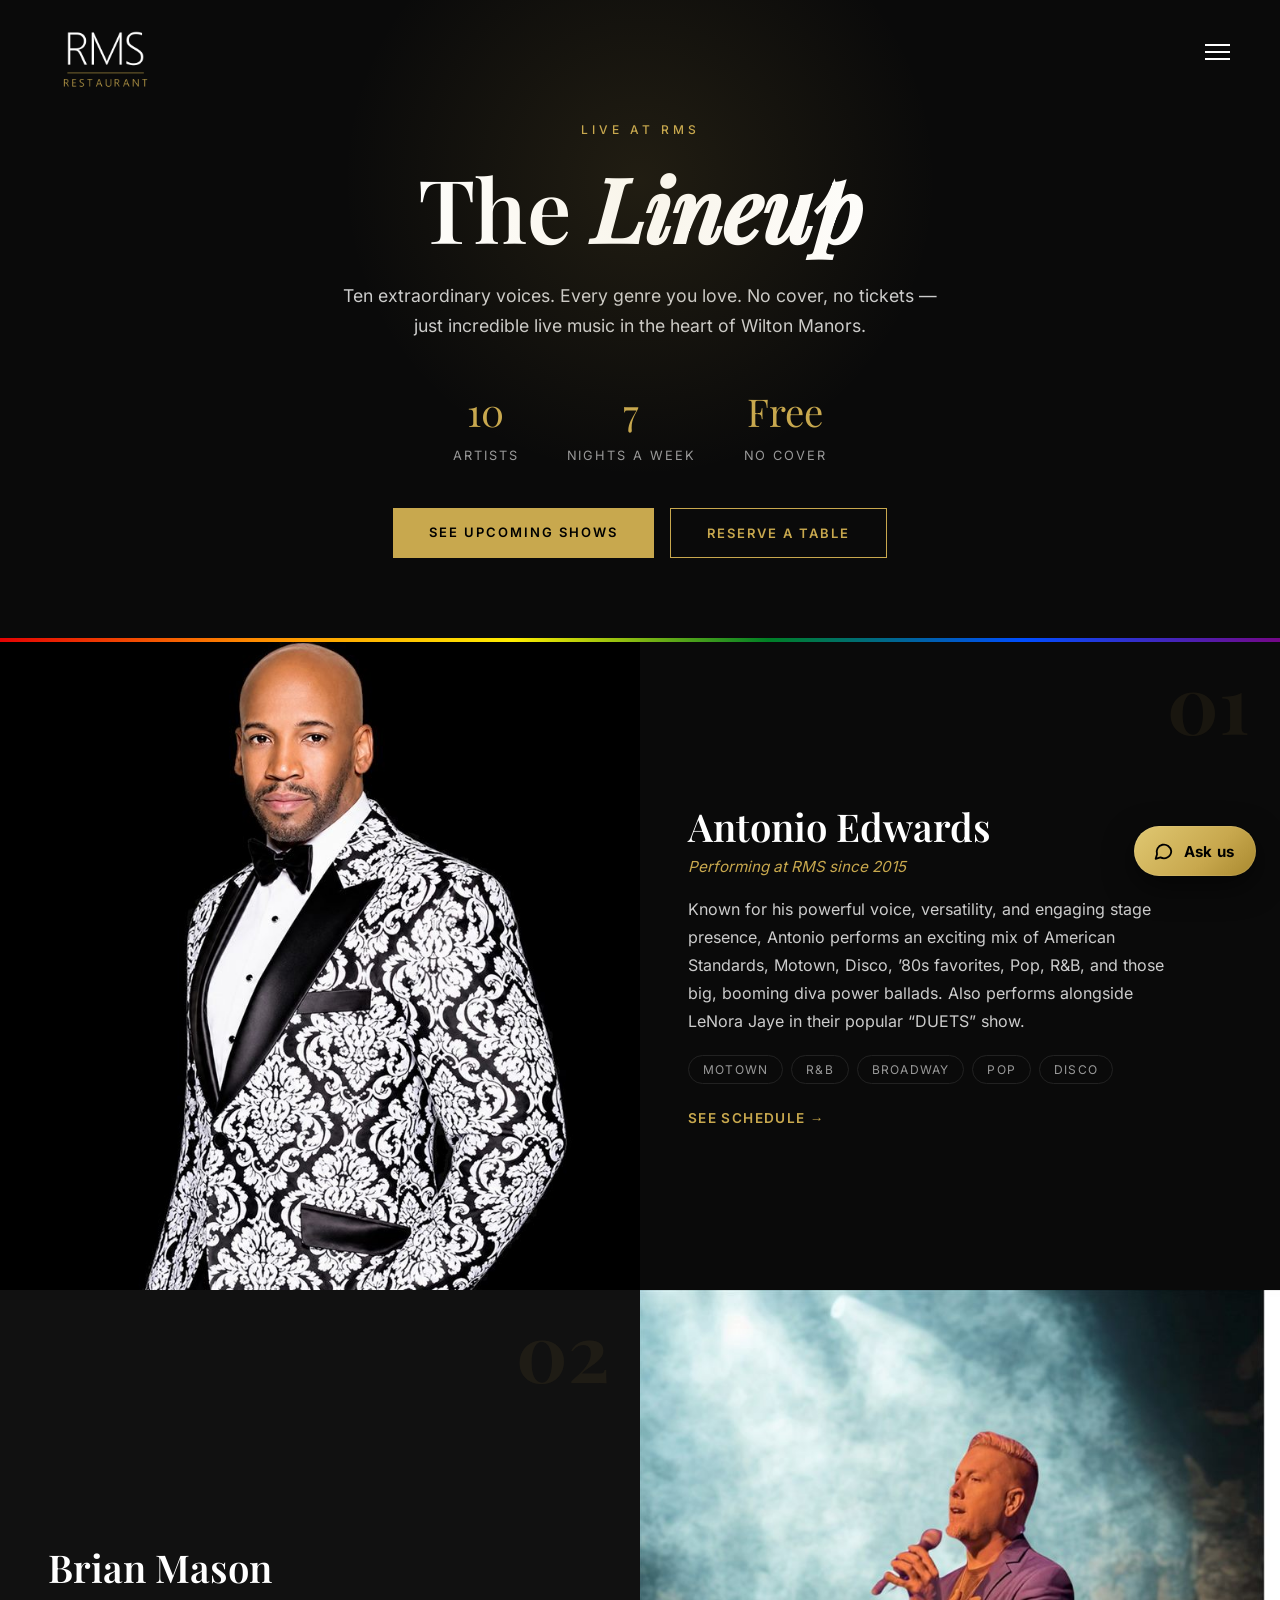
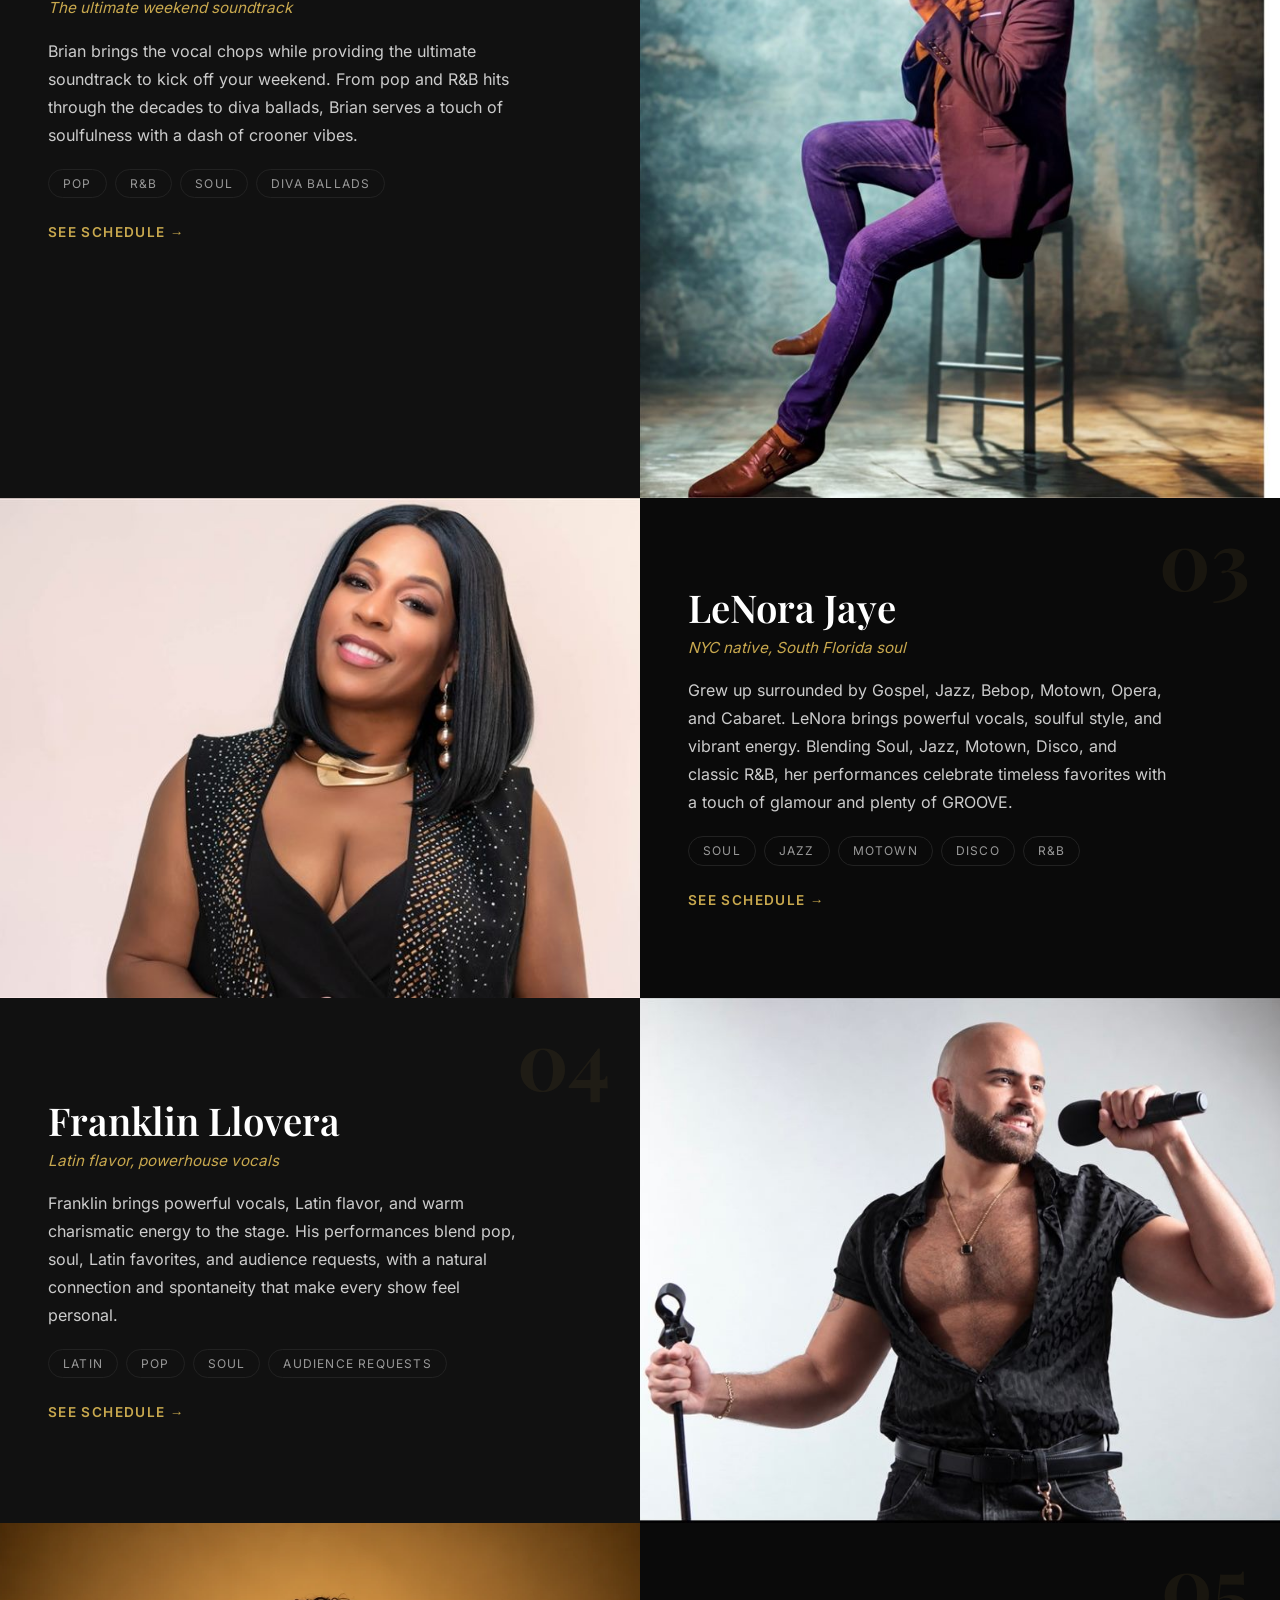
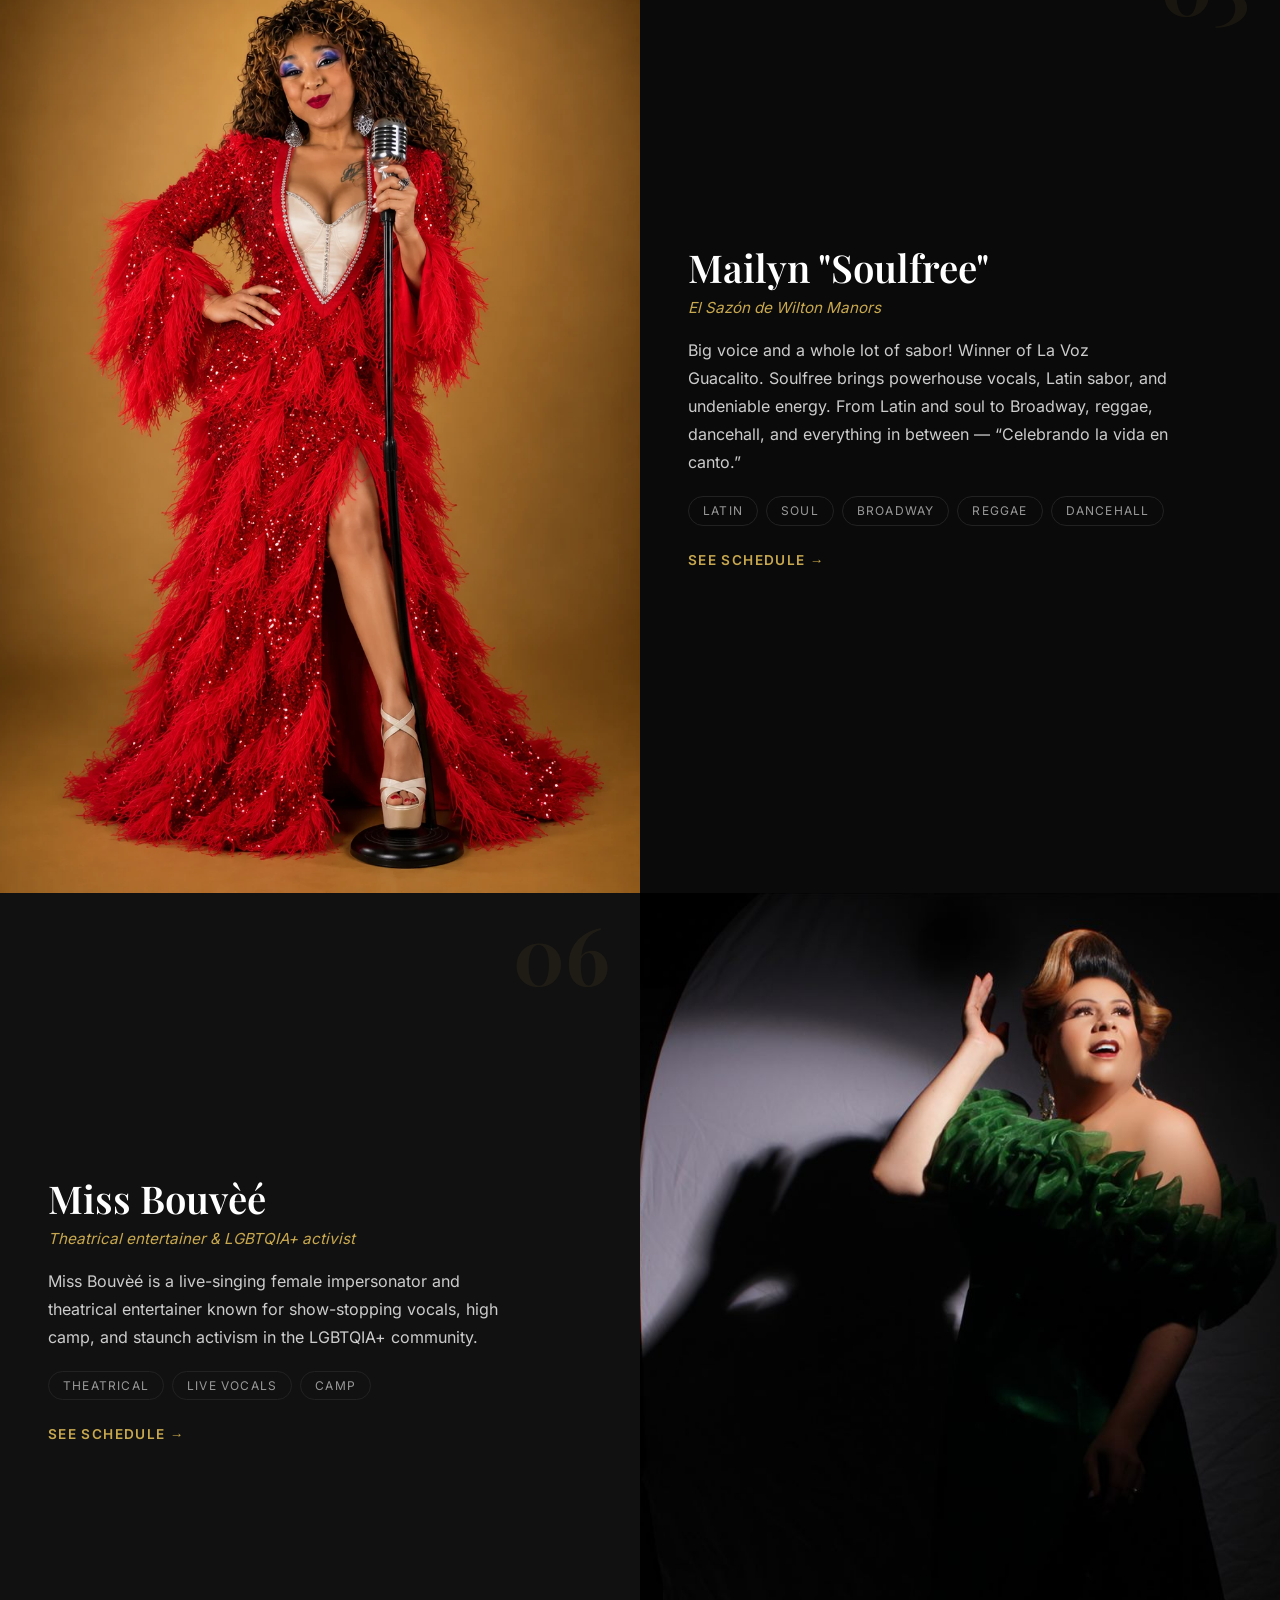
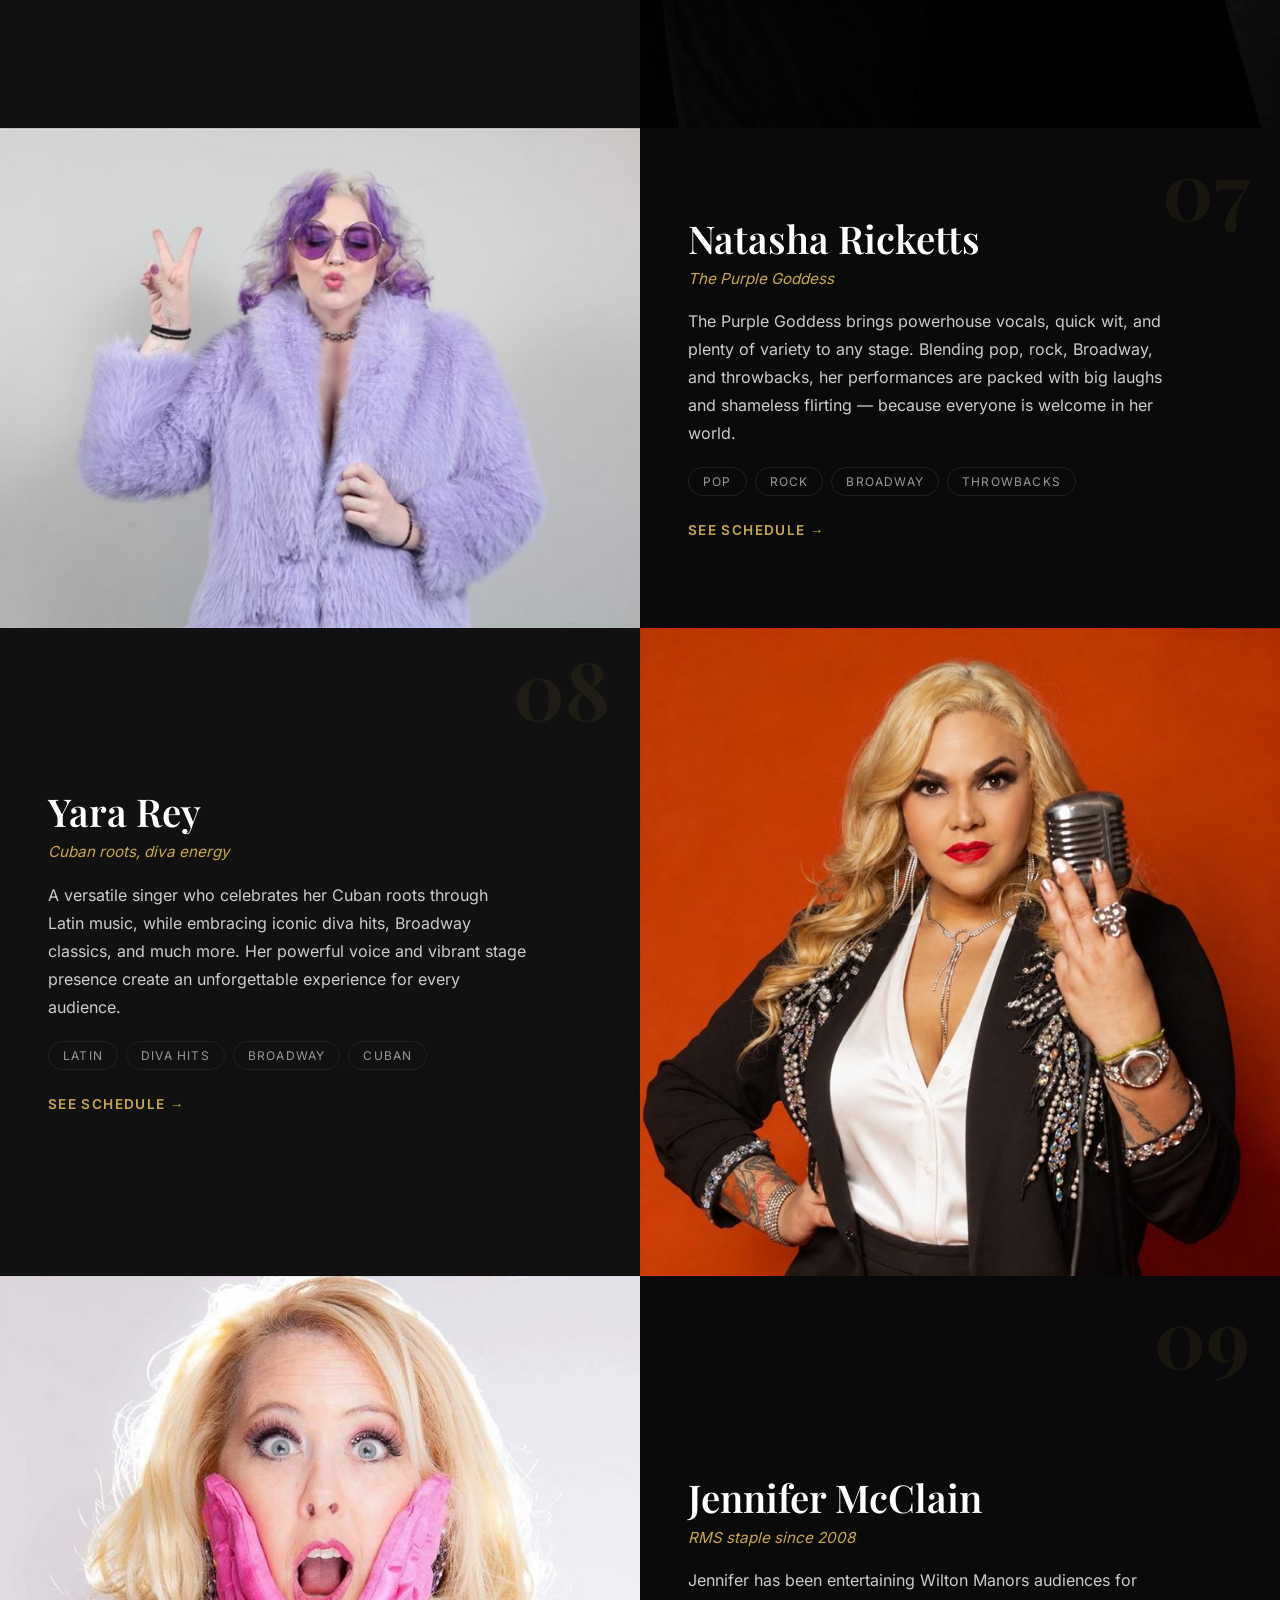
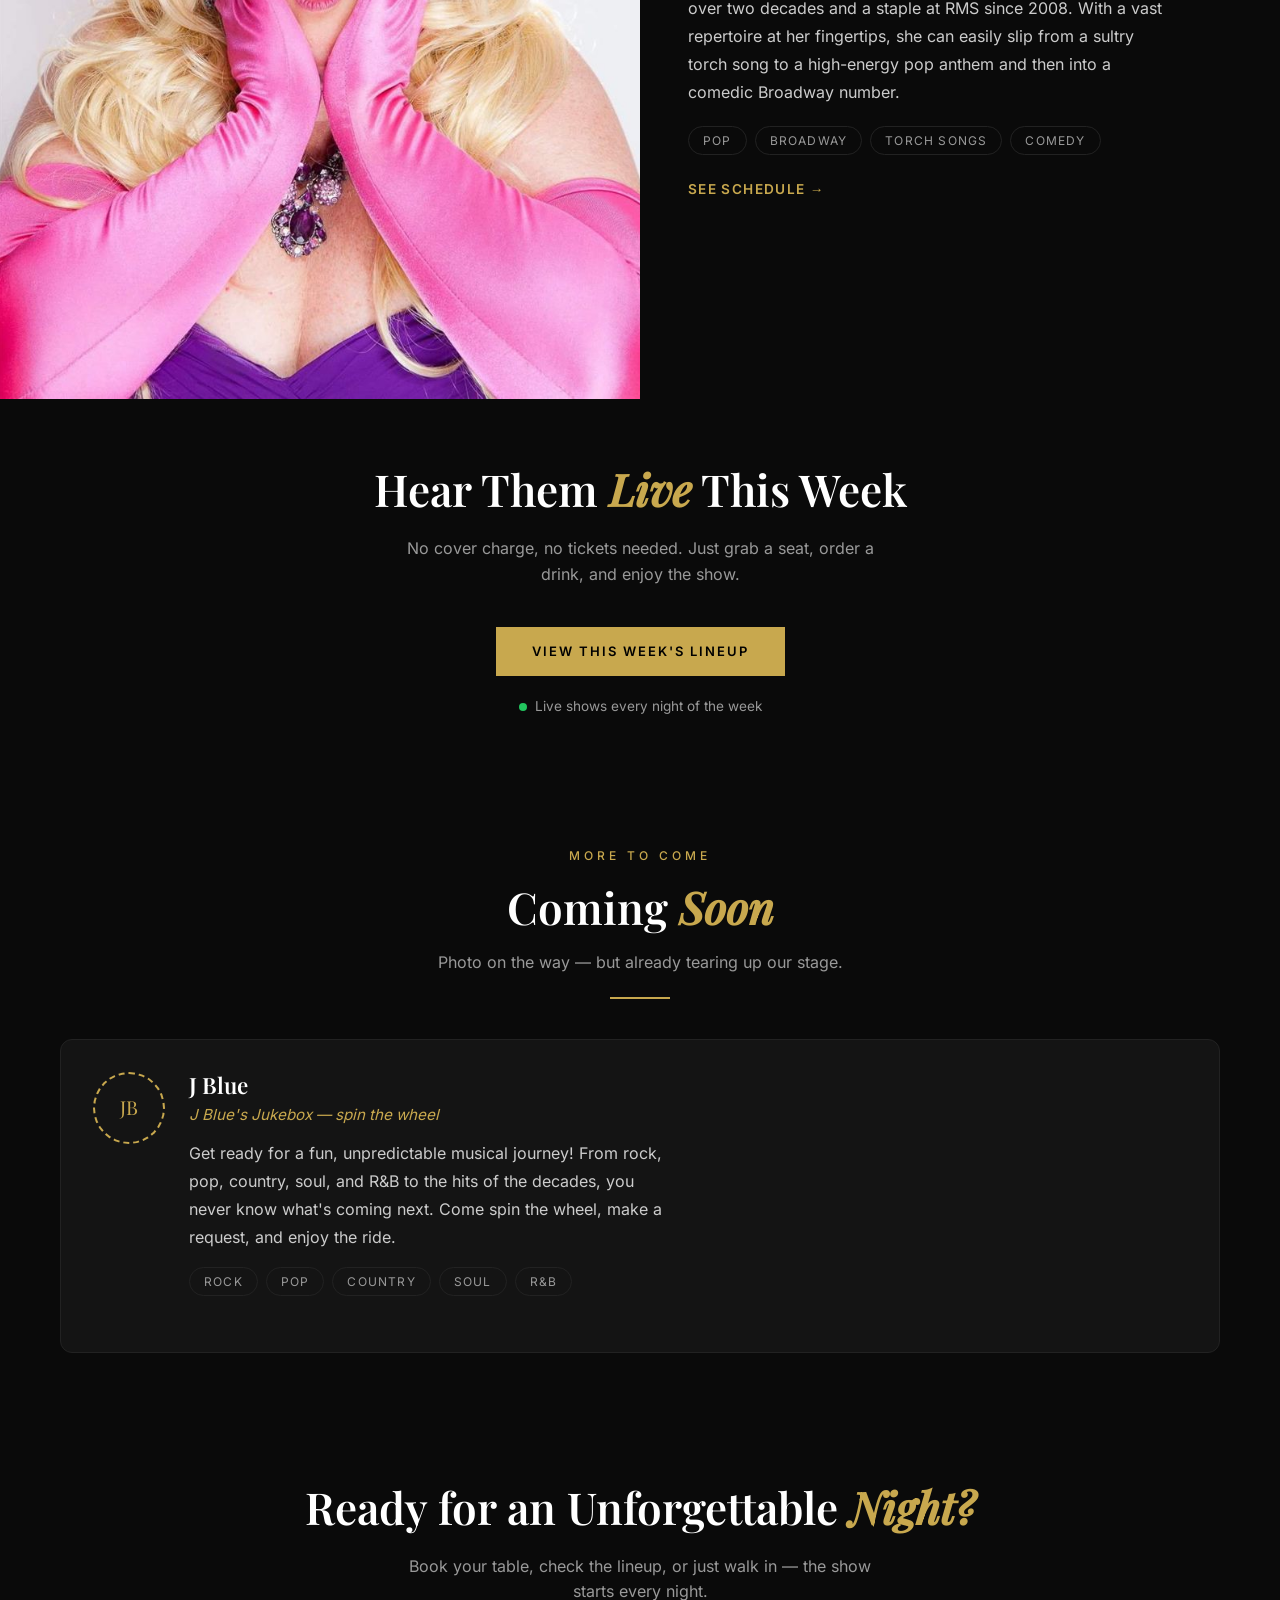
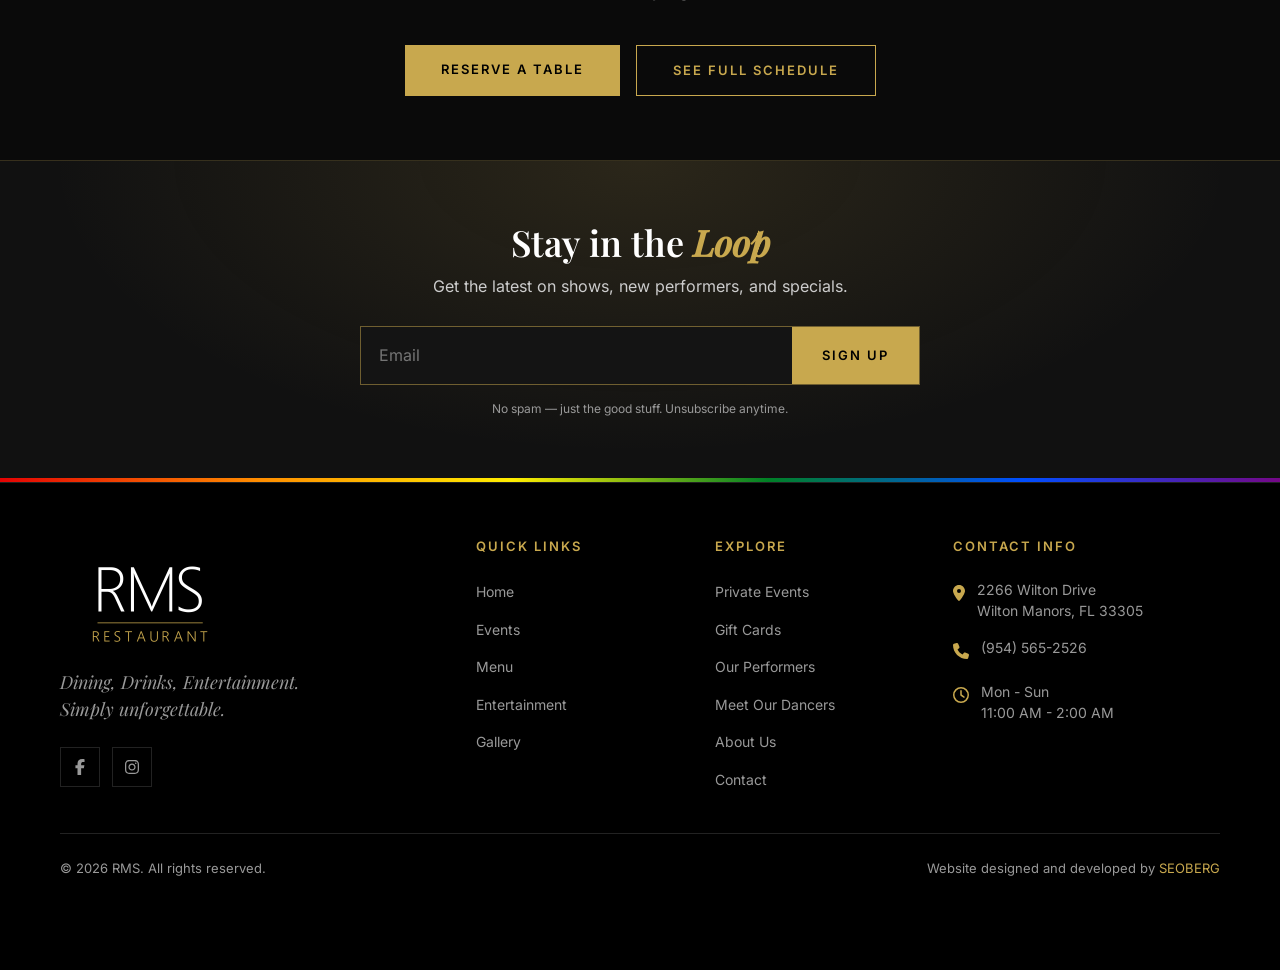
<file: performers.html>
<!DOCTYPE html>
<html lang="en">
<head>
  <meta charset="UTF-8">
  <meta name="viewport" content="width=device-width, initial-scale=1.0">
  <title>Our Performers | RMS</title>
  <meta name="description" content="Meet the incredible live performers at RMS. Ten artists bringing soul, Latin, Broadway, pop, and more to Wilton Manors every night of the week.">
  <meta name="theme-color" content="#0A0A0A">
  <link rel="icon" type="image/png" sizes="32x32" href="images/favicon-32.png">
  <link rel="apple-touch-icon" href="images/apple-touch-icon.png">
  <link rel="preload" href="fonts/inter-latin.woff2" as="font" type="font/woff2" crossorigin>
  <link rel="preload" href="fonts/playfair-display-latin.woff2" as="font" type="font/woff2" crossorigin>
  <link rel="preload" href="fonts/playfair-display-italic-latin.woff2" as="font" type="font/woff2" crossorigin>
  <link rel="stylesheet" href="css/style.css?v=20261104f">
  <link rel="stylesheet" href="api/site-features.php">
</head>
<body>

  <header class="header">
    <div class="header-inner">
      <a href="./" class="logo"><img src="images/logo.png" alt="RMS" width="360" height="220"></a>
      <nav class="nav">
        <a href="./">Home</a><a href="events.html">Events</a><a href="menu.html">Menu</a>
        <a href="entertainment.html">Entertainment</a><a href="performers.html" class="active">Performers</a><a href="dancers.html">Dancers</a><a href="gallery.html">Gallery</a>
        <a href="private-events.html">Private Events</a><a href="gift-cards.html">Gift Cards</a><a href="about.html">About</a><a href="contact.html">Contact</a>
      </nav>
      <a href="contact.html#reserve" class="btn-reserve">Reserve A Table</a>
      <button class="menu-toggle" aria-label="Open menu"><span></span><span></span><span></span></button>
    </div>
  </header>
  <div class="mobile-nav"><button class="mobile-nav-close" aria-label="Close menu">&times;</button><a href="./">Home</a><a href="events.html">Events</a><a href="menu.html">Menu</a><a href="entertainment.html">Entertainment</a><a href="performers.html">Performers</a><a href="dancers.html">Dancers</a><a href="gallery.html">Gallery</a><a href="private-events.html">Private Events</a><a href="gift-cards.html">Gift Cards</a><a href="about.html">About</a><a href="contact.html">Contact</a></div>

  <!-- HERO -->
  <section class="perf-hero">
    <div class="perf-hero-glow"></div>
    <div class="container">
      <span class="section-label">Live at RMS</span>
      <h1>The <em>Lineup</em></h1>
      <p class="perf-hero-sub">Ten extraordinary voices. Every genre you love. No cover, no tickets &mdash; just incredible live music in the heart of Wilton Manors.</p>
      <div class="perf-stats">
        <div class="perf-stat"><span class="perf-stat-num">10</span><span class="perf-stat-label">Artists</span></div>
        <div class="perf-stat"><span class="perf-stat-num">7</span><span class="perf-stat-label">Nights a Week</span></div>
        <div class="perf-stat"><span class="perf-stat-num">Free</span><span class="perf-stat-label">No Cover</span></div>
      </div>
      <div class="cta-buttons">
        <a href="events.html" class="btn-primary">See Upcoming Shows</a>
        <a href="contact.html#reserve" class="btn-outline">Reserve a Table</a>
      </div>
    </div>
  </section>

  <div class="pride-divider"></div>

  <!-- admin:performers:lineup -->

  <!-- 01 Antonio Edwards -->
  <section class="perf-strip">
    <div class="perf-strip-photo">
      <img src="images/performers/antonio-edwards.jpg" alt="Antonio Edwards performing" width="800" height="800" loading="eager">
    </div>
    <div class="perf-strip-content">
      <span class="perf-strip-num">01</span>
      <h2 class="perf-strip-name">Antonio Edwards</h2>
      <p class="perf-strip-tagline">Performing at RMS since 2015</p>
      <p class="perf-strip-bio">Known for his powerful voice, versatility, and engaging stage presence, Antonio performs an exciting mix of American Standards, Motown, Disco, ’80s favorites, Pop, R&amp;B, and those big, booming diva power ballads. Also performs alongside LeNora Jaye in their popular “DUETS” show.</p>
      <div class="perf-strip-genres">
        <span class="perf-genre">Motown</span>
        <span class="perf-genre">R&amp;B</span>
        <span class="perf-genre">Broadway</span>
        <span class="perf-genre">Pop</span>
        <span class="perf-genre">Disco</span>
      </div>
      <a href="events.html" class="perf-strip-cta">See Schedule &rarr;</a>
    </div>
  </section>

  <!-- 02 Brian Mason -->
  <section class="perf-strip perf-strip--reverse">
    <div class="perf-strip-photo">
      <img src="images/performers/brian-mason.jpg" alt="Brian Mason performing" width="800" height="1000" loading="lazy" decoding="async">
    </div>
    <div class="perf-strip-content">
      <span class="perf-strip-num">02</span>
      <h2 class="perf-strip-name">Brian Mason</h2>
      <p class="perf-strip-tagline">The ultimate weekend soundtrack</p>
      <p class="perf-strip-bio">Brian brings the vocal chops while providing the ultimate soundtrack to kick off your weekend. From pop and R&amp;B hits through the decades to diva ballads, Brian serves a touch of soulfulness with a dash of crooner vibes.</p>
      <div class="perf-strip-genres">
        <span class="perf-genre">Pop</span>
        <span class="perf-genre">R&amp;B</span>
        <span class="perf-genre">Soul</span>
        <span class="perf-genre">Diva Ballads</span>
      </div>
      <a href="events.html" class="perf-strip-cta">See Schedule &rarr;</a>
    </div>
  </section>

  <!-- 03 LeNora Jaye -->
  <section class="perf-strip">
    <div class="perf-strip-photo">
      <img src="images/performers/lenora-jaye.jpg" alt="LeNora Jaye performing" width="800" height="529" loading="lazy" decoding="async">
    </div>
    <div class="perf-strip-content">
      <span class="perf-strip-num">03</span>
      <h2 class="perf-strip-name">LeNora Jaye</h2>
      <p class="perf-strip-tagline">NYC native, South Florida soul</p>
      <p class="perf-strip-bio">Grew up surrounded by Gospel, Jazz, Bebop, Motown, Opera, and Cabaret. LeNora brings powerful vocals, soulful style, and vibrant energy. Blending Soul, Jazz, Motown, Disco, and classic R&amp;B, her performances celebrate timeless favorites with a touch of glamour and plenty of GROOVE.</p>
      <div class="perf-strip-genres">
        <span class="perf-genre">Soul</span>
        <span class="perf-genre">Jazz</span>
        <span class="perf-genre">Motown</span>
        <span class="perf-genre">Disco</span>
        <span class="perf-genre">R&amp;B</span>
      </div>
      <a href="events.html" class="perf-strip-cta">See Schedule &rarr;</a>
    </div>
  </section>

  <!-- 04 Franklin Llovera -->
  <section class="perf-strip perf-strip--reverse">
    <div class="perf-strip-photo">
      <img src="images/performers/franklin-llovera.jpg" alt="Franklin Llovera performing" width="800" height="647" loading="lazy" decoding="async">
    </div>
    <div class="perf-strip-content">
      <span class="perf-strip-num">04</span>
      <h2 class="perf-strip-name">Franklin Llovera</h2>
      <p class="perf-strip-tagline">Latin flavor, powerhouse vocals</p>
      <p class="perf-strip-bio">Franklin brings powerful vocals, Latin flavor, and warm charismatic energy to the stage. His performances blend pop, soul, Latin favorites, and audience requests, with a natural connection and spontaneity that make every show feel personal.</p>
      <div class="perf-strip-genres">
        <span class="perf-genre">Latin</span>
        <span class="perf-genre">Pop</span>
        <span class="perf-genre">Soul</span>
        <span class="perf-genre">Audience Requests</span>
      </div>
      <a href="events.html" class="perf-strip-cta">See Schedule &rarr;</a>
    </div>
  </section>

  <!-- 05 Mailyn "Soulfree" -->
  <section class="perf-strip">
    <div class="perf-strip-photo">
      <img src="images/performers/mailyn-soulfree.webp" alt="Mailyn &quot;Soulfree&quot; performing" width="1023" height="1538" loading="lazy" decoding="async">
    </div>
    <div class="perf-strip-content">
      <span class="perf-strip-num">05</span>
      <h2 class="perf-strip-name">Mailyn "Soulfree"</h2>
      <p class="perf-strip-tagline">El Sazón de Wilton Manors</p>
      <p class="perf-strip-bio">Big voice and a whole lot of sabor! Winner of La Voz Guacalito. Soulfree brings powerhouse vocals, Latin sabor, and undeniable energy. From Latin and soul to Broadway, reggae, dancehall, and everything in between — “Celebrando la vida en canto.”</p>
      <div class="perf-strip-genres">
        <span class="perf-genre">Latin</span>
        <span class="perf-genre">Soul</span>
        <span class="perf-genre">Broadway</span>
        <span class="perf-genre">Reggae</span>
        <span class="perf-genre">Dancehall</span>
      </div>
      <a href="events.html" class="perf-strip-cta">See Schedule &rarr;</a>
    </div>
  </section>

  <!-- 06 Miss Bouvèé -->
  <section class="perf-strip perf-strip--reverse">
    <div class="perf-strip-photo">
      <img src="images/performers/miss-bouvee.jpg" alt="Miss Bouvèé performing" width="800" height="1035" loading="lazy" decoding="async">
    </div>
    <div class="perf-strip-content">
      <span class="perf-strip-num">06</span>
      <h2 class="perf-strip-name">Miss Bouvèé</h2>
      <p class="perf-strip-tagline">Theatrical entertainer &amp; LGBTQIA+ activist</p>
      <p class="perf-strip-bio">Miss Bouvèé is a live-singing female impersonator and theatrical entertainer known for show-stopping vocals, high camp, and staunch activism in the LGBTQIA+ community.</p>
      <div class="perf-strip-genres">
        <span class="perf-genre">Theatrical</span>
        <span class="perf-genre">Live Vocals</span>
        <span class="perf-genre">Camp</span>
      </div>
      <a href="events.html" class="perf-strip-cta">See Schedule &rarr;</a>
    </div>
  </section>

  <!-- 07 Natasha Ricketts -->
  <section class="perf-strip">
    <div class="perf-strip-photo">
      <img src="images/performers/natasha-ricketts.jpg" alt="Natasha Ricketts performing" width="800" height="516" loading="lazy" decoding="async">
    </div>
    <div class="perf-strip-content">
      <span class="perf-strip-num">07</span>
      <h2 class="perf-strip-name">Natasha Ricketts</h2>
      <p class="perf-strip-tagline">The Purple Goddess</p>
      <p class="perf-strip-bio">The Purple Goddess brings powerhouse vocals, quick wit, and plenty of variety to any stage. Blending pop, rock, Broadway, and throwbacks, her performances are packed with big laughs and shameless flirting — because everyone is welcome in her world.</p>
      <div class="perf-strip-genres">
        <span class="perf-genre">Pop</span>
        <span class="perf-genre">Rock</span>
        <span class="perf-genre">Broadway</span>
        <span class="perf-genre">Throwbacks</span>
      </div>
      <a href="events.html" class="perf-strip-cta">See Schedule &rarr;</a>
    </div>
  </section>

  <!-- 08 Yara Rey -->
  <section class="perf-strip perf-strip--reverse">
    <div class="perf-strip-photo">
      <img src="images/performers/yara-rey.jpg" alt="Yara Rey performing" width="800" height="800" loading="lazy" decoding="async">
    </div>
    <div class="perf-strip-content">
      <span class="perf-strip-num">08</span>
      <h2 class="perf-strip-name">Yara Rey</h2>
      <p class="perf-strip-tagline">Cuban roots, diva energy</p>
      <p class="perf-strip-bio">A versatile singer who celebrates her Cuban roots through Latin music, while embracing iconic diva hits, Broadway classics, and much more. Her powerful voice and vibrant stage presence create an unforgettable experience for every audience.</p>
      <div class="perf-strip-genres">
        <span class="perf-genre">Latin</span>
        <span class="perf-genre">Diva Hits</span>
        <span class="perf-genre">Broadway</span>
        <span class="perf-genre">Cuban</span>
      </div>
      <a href="events.html" class="perf-strip-cta">See Schedule &rarr;</a>
    </div>
  </section>

  <!-- 09 Jennifer McClain -->
  <section class="perf-strip">
    <div class="perf-strip-photo">
      <img src="images/performers/jennifer-mcclain.jpg" alt="Jennifer McClain performing" width="800" height="895" loading="lazy" decoding="async">
    </div>
    <div class="perf-strip-content">
      <span class="perf-strip-num">09</span>
      <h2 class="perf-strip-name">Jennifer McClain</h2>
      <p class="perf-strip-tagline">RMS staple since 2008</p>
      <p class="perf-strip-bio">Jennifer has been entertaining Wilton Manors audiences for over two decades and a staple at RMS since 2008. With a vast repertoire at her fingertips, she can easily slip from a sultry torch song to a high-energy pop anthem and then into a comedic Broadway number.</p>
      <div class="perf-strip-genres">
        <span class="perf-genre">Pop</span>
        <span class="perf-genre">Broadway</span>
        <span class="perf-genre">Torch Songs</span>
        <span class="perf-genre">Comedy</span>
      </div>
      <a href="events.html" class="perf-strip-cta">See Schedule &rarr;</a>
    </div>
  </section>
  <!-- /admin:performers:lineup -->

  <!-- MID CTA -->
  <section class="cta-section">
    <div class="container">
      <h2>Hear Them <em>Live</em> This Week</h2>
      <p>No cover charge, no tickets needed. Just grab a seat, order a drink, and enjoy the show.</p>
      <div class="cta-buttons">
        <a href="events.html" class="btn-primary">View This Week's Lineup</a>
      </div>
      <div class="perf-live-badge">
        <span class="perf-live-dot"></span>
        Live shows every night of the week
      </div>
    </div>
  </section>

  <!-- admin:performers:coming -->

  <section class="section">
    <div class="container">
      <div class="section-header">
        <span class="section-label">More to Come</span>
        <h2 class="section-title">Coming <em>Soon</em></h2>
        <p class="section-desc">Photo on the way &mdash; but already tearing up our stage.</p>
        <div class="gold-line"></div>
      </div>

      <div class="perf-coming-grid">
        <div class="perf-coming-card fade-in">
          <div class="perf-coming-avatar"><span>JB</span></div>
          <div class="perf-coming-info">
            <h3>J Blue</h3>
            <p class="perf-strip-tagline">J Blue's Jukebox — spin the wheel</p>
            <p class="perf-strip-bio">Get ready for a fun, unpredictable musical journey! From rock, pop, country, soul, and R&amp;B to the hits of the decades, you never know what's coming next. Come spin the wheel, make a request, and enjoy the ride.</p>
            <div class="perf-strip-genres">
              <span class="perf-genre">Rock</span>
              <span class="perf-genre">Pop</span>
              <span class="perf-genre">Country</span>
              <span class="perf-genre">Soul</span>
              <span class="perf-genre">R&amp;B</span>
            </div>
          </div>
        </div>

      </div>
    </div>
  </section>
  <!-- /admin:performers:coming -->

  <!-- BOTTOM CTA -->
  <section class="cta-section">
    <div class="container">
      <h2>Ready for an Unforgettable <em>Night?</em></h2>
      <p>Book your table, check the lineup, or just walk in &mdash; the show starts every night.</p>
      <div class="cta-buttons">
        <a href="contact.html#reserve" class="btn-primary">Reserve a Table</a>
        <a href="events.html" class="btn-outline">See Full Schedule</a>
      </div>
    </div>
  </section>

  <!-- NEWSLETTER -->
  <section class="newsletter">
    <div class="container">
      <h2>Stay in the <em>Loop</em></h2>
      <p>Get the latest on shows, new performers, and specials.</p>
      <form class="newsletter-form" method="post" action="#" data-endpoint="api/subscribe.php" data-success="You're on the list! Watch your inbox for our next update." novalidate>
        <label class="sr-only" for="nl-email-performers">Email address</label>
        <input id="nl-email-performers" type="email" name="email" placeholder="Email" autocomplete="email" required>
        <input class="hp-field" type="text" name="website" tabindex="-1" autocomplete="off" aria-hidden="true">
        <button type="submit">Sign Up</button>
      </form>
      <p class="form-status" role="status" aria-live="polite" hidden></p>
      <p class="newsletter-note">No spam &mdash; just the good stuff. Unsubscribe anytime.</p>
    </div>
  </section>

  <div class="pride-divider"></div>
  <footer class="footer">
    <div class="container">
      <div class="footer-grid">
        <div class="footer-brand"><a href="./" class="logo"><img loading="lazy" decoding="async" src="images/logo.png" alt="RMS" width="360" height="220"></a><p class="footer-tagline">Dining, Drinks, Entertainment.<br>Simply unforgettable.</p><div class="footer-social"><a href="https://www.facebook.com/" target="_blank" rel="noopener" aria-label="Facebook"><i class="fab fa-facebook-f"></i></a><a href="https://www.instagram.com/" target="_blank" rel="noopener" aria-label="Instagram"><i class="fab fa-instagram"></i></a></div></div>
        <div class="footer-col"><h4>Quick Links</h4><ul class="footer-links"><li><a href="./">Home</a></li><li><a href="events.html">Events</a></li><li><a href="menu.html">Menu</a></li><li><a href="entertainment.html">Entertainment</a></li><li><a href="gallery.html">Gallery</a></li></ul></div>
        <div class="footer-col"><h4>Explore</h4><ul class="footer-links"><li><a href="private-events.html">Private Events</a></li><li><a href="gift-cards.html">Gift Cards</a></li><li><a href="performers.html">Our Performers</a></li><li><a href="dancers.html">Meet Our Dancers</a></li><li><a href="about.html">About Us</a></li><li><a href="contact.html">Contact</a></li></ul></div>
        <div class="footer-col"><h4>Contact Info</h4><div class="footer-contact-item"><span class="icon"><i class="fas fa-map-marker-alt"></i></span><p>2266 Wilton Drive<br>Wilton Manors, FL 33305</p></div><div class="footer-contact-item"><span class="icon"><i class="fas fa-phone"></i></span><a href="tel:+19545652526">(954) 565-2526</a></div><div class="footer-contact-item"><span class="icon"><i class="far fa-clock"></i></span><p>Mon - Sun<br>11:00 AM - 2:00 AM</p></div></div>
      </div>
      <div class="footer-bottom"><p>&copy; 2026 RMS. All rights reserved.</p><p class="footer-credit">Website designed and developed by <a href="https://seoberg.com" target="_blank" rel="noopener">SEOBERG</a></p></div>
    </div>
  </footer>
  <div class="mobile-cta-bar">
    <a href="tel:+19545652526" class="cta-call"><i class="fas fa-phone"></i> Call Now</a>
    <a href="contact.html#reserve" class="cta-reserve">Reserve A Table</a>
  </div>
  <script src="js/main.js?v=20260925"></script>
  <script src="js/chat.js?v=20261016b"></script>
</body>
</html>
</file>
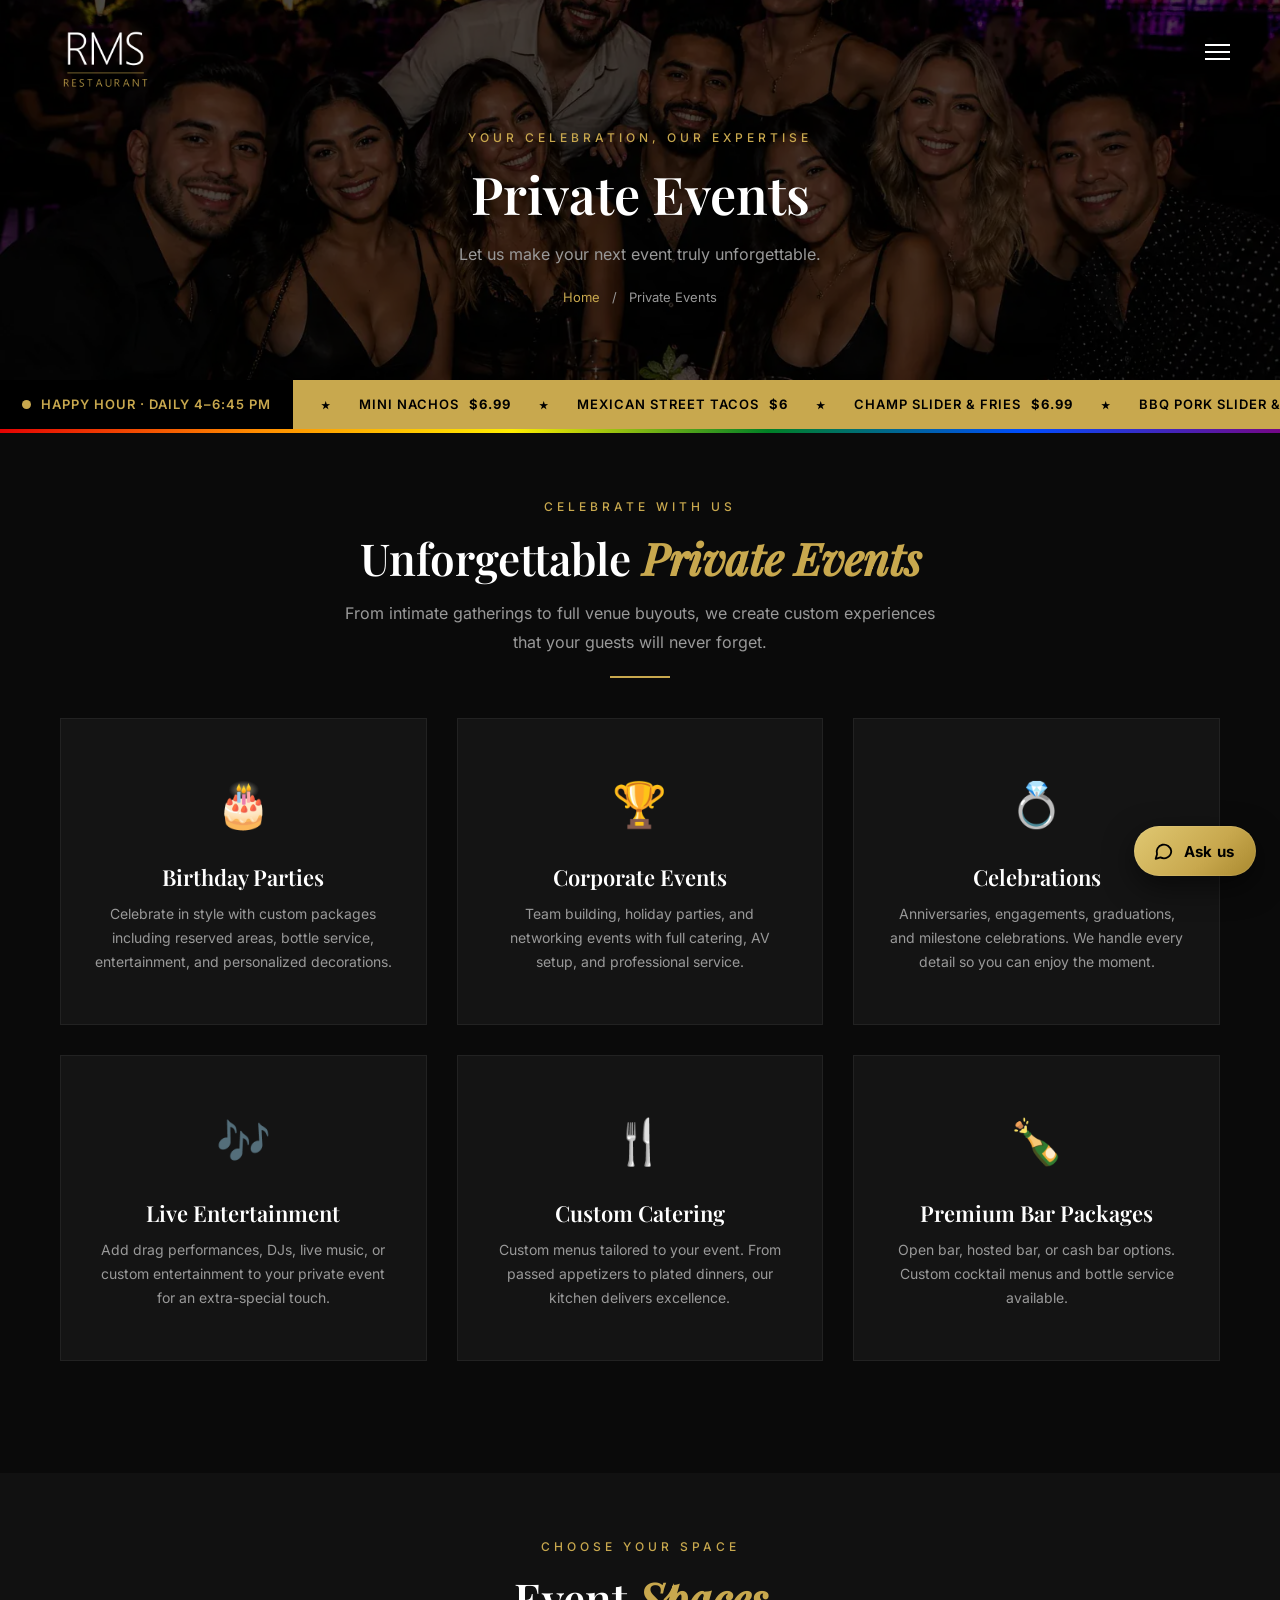
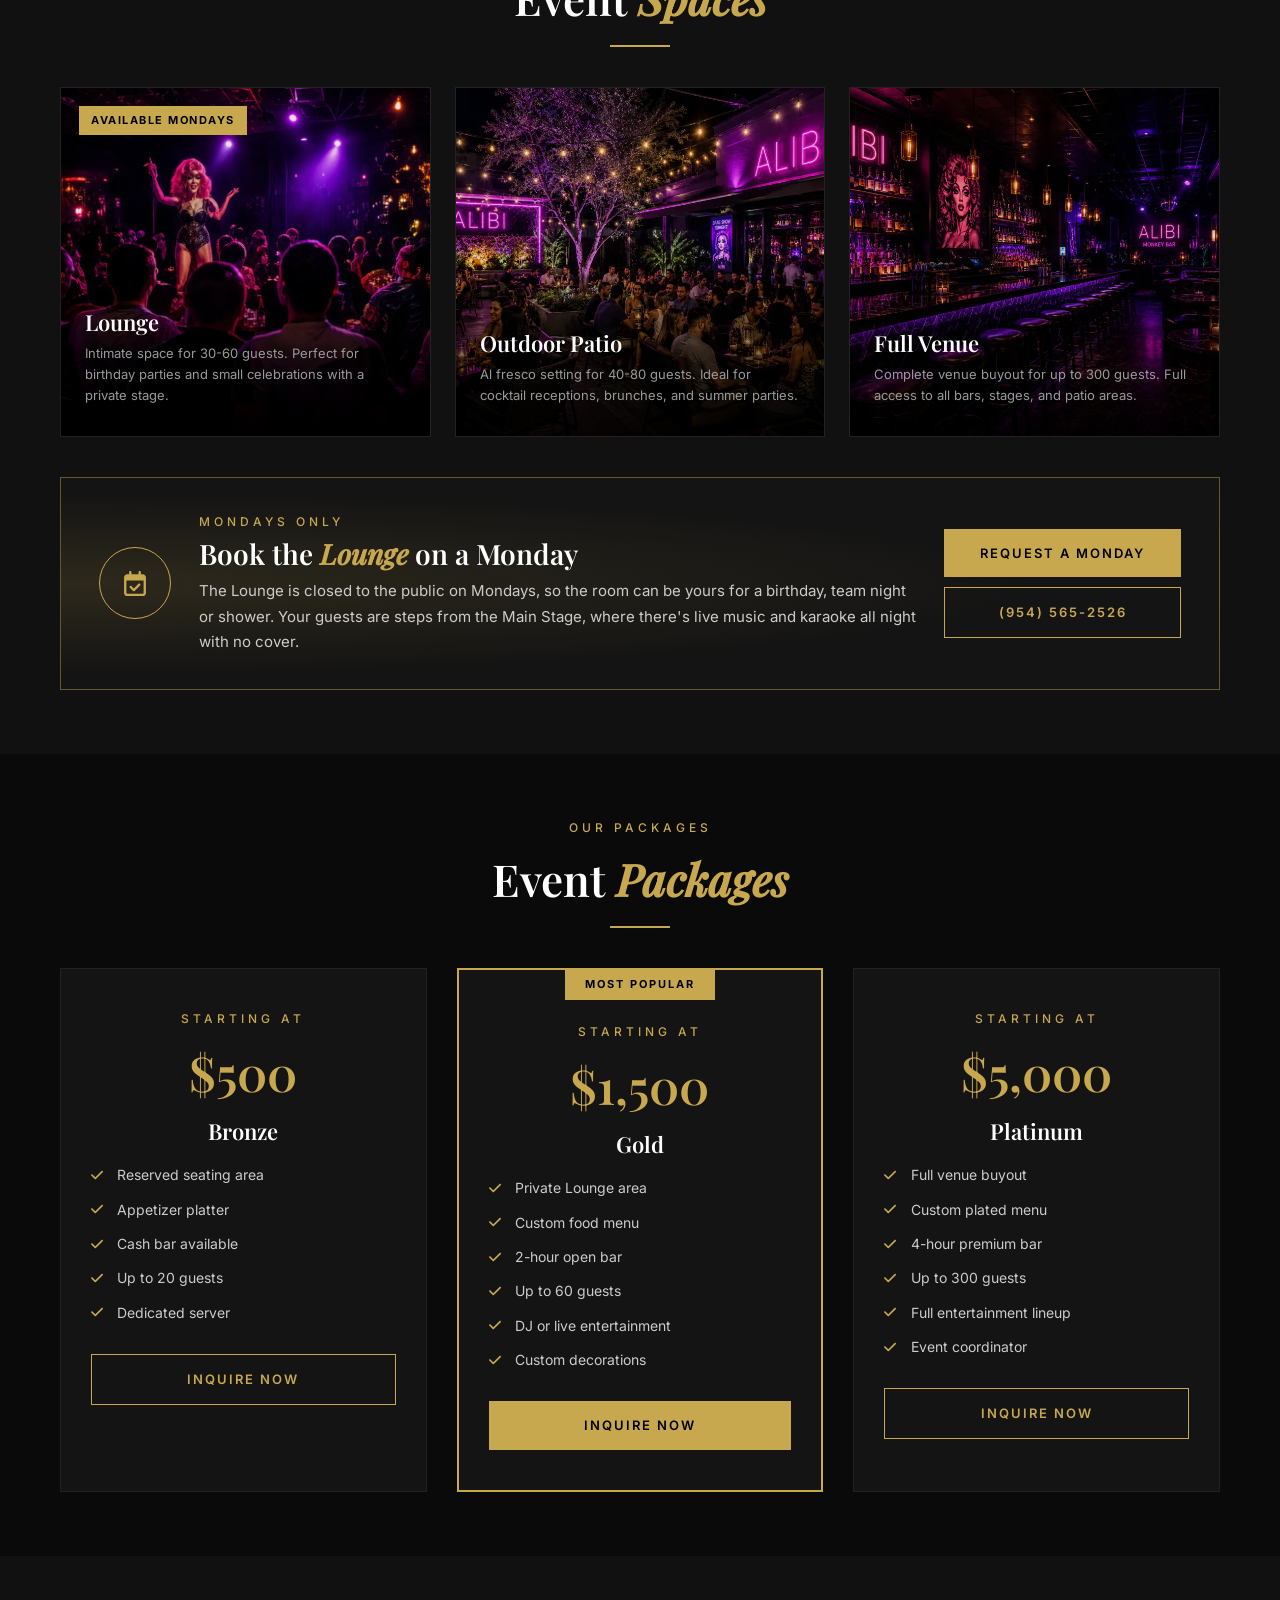
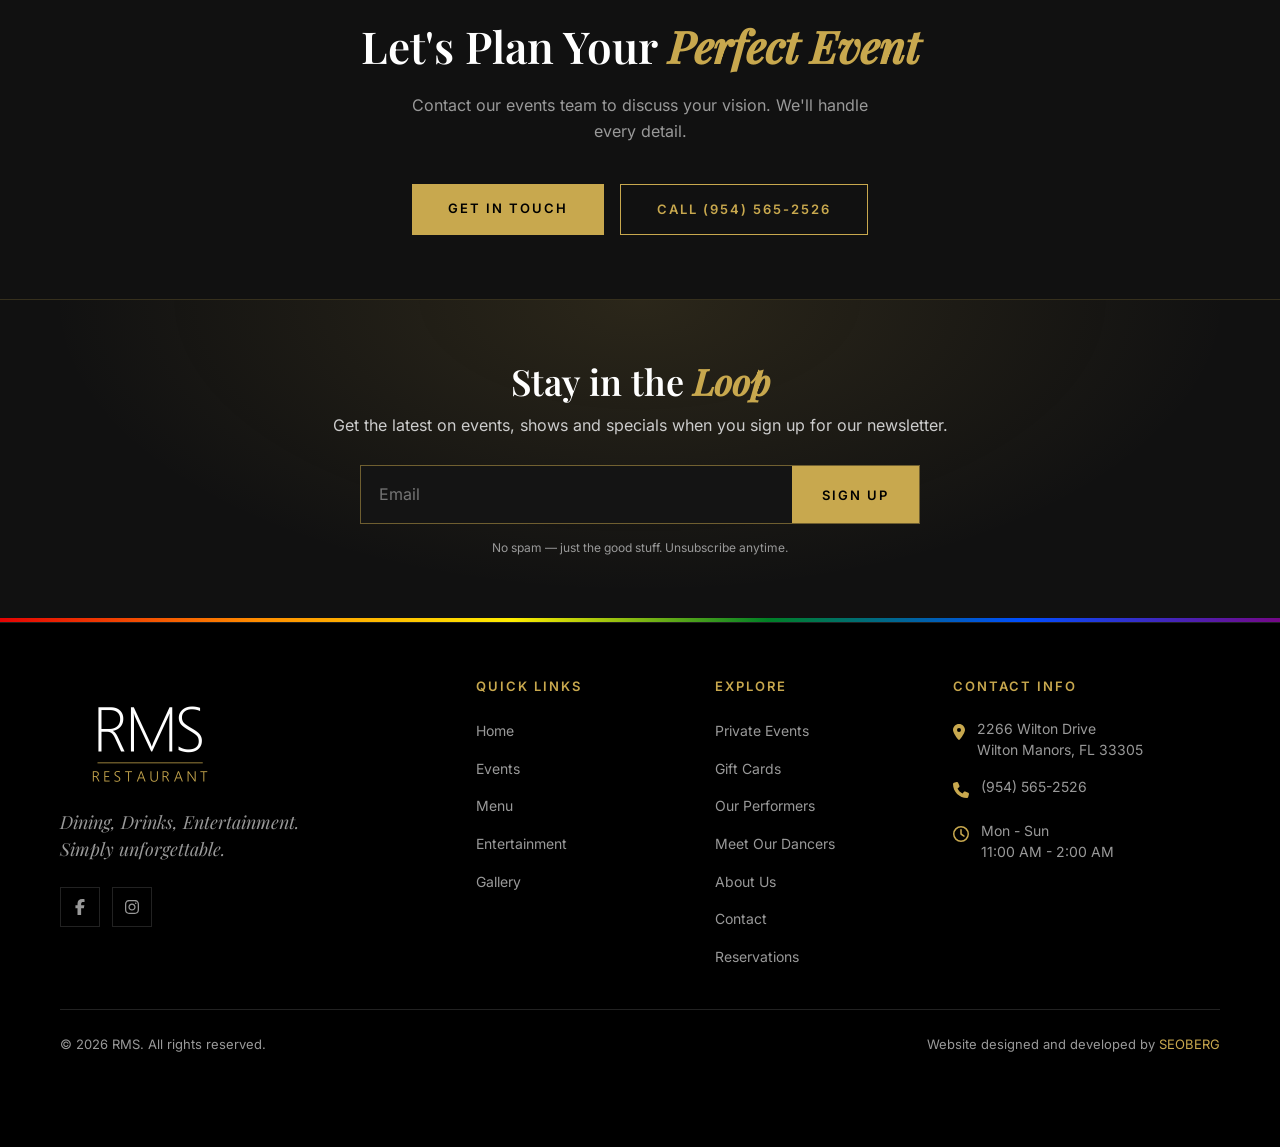
<file: private-events.html>
<!DOCTYPE html>
<html lang="en">
<head>
  <meta charset="UTF-8">
  <meta name="viewport" content="width=device-width, initial-scale=1.0">
  <title>Private Events | RMS</title>
  <meta name="description" content="Host your next private event at RMS. Birthdays, celebrations, corporate events, and more.">
  <meta name="theme-color" content="#0A0A0A">
  <link rel="icon" type="image/png" sizes="32x32" href="images/favicon-32.png">
  <link rel="apple-touch-icon" href="images/apple-touch-icon.png">
  <link rel="preload" href="fonts/inter-latin.woff2" as="font" type="font/woff2" crossorigin>
  <link rel="preload" href="fonts/playfair-display-latin.woff2" as="font" type="font/woff2" crossorigin>
  <link rel="preload" href="images/site/customer-group-photo-1600.webp" as="image" fetchpriority="high">
  <link rel="stylesheet" href="css/style.css?v=20261104f">
  <link rel="stylesheet" href="api/site-features.php">
</head>
<body>

  <header class="header">
    <div class="header-inner">
      <a href="./" class="logo"><img src="images/logo.png" alt="RMS" width="360" height="220"></a>
      <nav class="nav">
        <a href="./">Home</a><a href="events.html">Events</a><a href="menu.html">Menu</a>
        <a href="entertainment.html">Entertainment</a><a href="performers.html">Performers</a><a href="dancers.html">Dancers</a><a href="gallery.html">Gallery</a>
        <a href="private-events.html" class="active">Private Events</a><a href="gift-cards.html">Gift Cards</a><a href="about.html">About</a><a href="contact.html">Contact</a>
      </nav>
      <a href="contact.html#reserve" class="btn-reserve">Reserve A Table</a>
      <button class="menu-toggle" aria-label="Open menu"><span></span><span></span><span></span></button>
    </div>
  </header>
  <div class="mobile-nav"><button class="mobile-nav-close" aria-label="Close menu">&times;</button><a href="./">Home</a><a href="events.html">Events</a><a href="menu.html">Menu</a><a href="entertainment.html">Entertainment</a><a href="performers.html">Performers</a><a href="dancers.html">Dancers</a><a href="gallery.html">Gallery</a><a href="private-events.html">Private Events</a><a href="gift-cards.html">Gift Cards</a><a href="about.html">About</a><a href="contact.html">Contact</a></div>

  <section class="page-banner">
    <div class="page-banner-bg" style="background-image: url('images/site/customer-group-photo-1600.webp');"></div>
    <div class="page-banner-content">
      <span class="section-label">Your Celebration, Our Expertise</span>
      <h1>Private Events</h1>
      <p>Let us make your next event truly unforgettable.</p>
      <div class="breadcrumb"><a href="./">Home</a> <span>/</span> <span>Private Events</span></div>
    </div>
  </section>

  <!-- HAPPY HOUR TICKER (details from the Square site's Happy Hour Menu page) -->
  <a class="hh-ticker" href="menu.html#happy-hour" aria-label="Happy Hour every day 4 to 6:45 PM. See the Happy Hour menu.">
    <span class="hh-ticker-label">
      <span class="hh-ticker-dot"></span>
      <span data-hh-status data-hh-idle="Happy Hour &middot; Daily 4&ndash;6:45 PM">Happy Hour &middot; Daily 4&ndash;6:45 PM</span>
    </span>
    <span class="hh-ticker-track" aria-hidden="true">
      <span class="hh-ticker-items">
        <span>Mini Nachos <b>$6.99</b></span>
        <span>Mexican Street Tacos <b>$6</b></span>
        <span>Champ Slider &amp; Fries <b>$6.99</b></span>
        <span>BBQ Pork Slider &amp; Fries <b>$6.99</b></span>
        <span>4 oz. Burger &amp; Fries <b>$6.99</b></span>
        <span>Bacon Cheese Dog &amp; Fries <b>$6.99</b></span>
        <span>Wings (5) <b>$6.99</b></span>
        <span>Chicken Quesadilla <b>$11.99</b></span>
        <span>Sides from <b>$3</b></span>
        <span class="hh-ticker-cta">See the Happy Hour menu &rarr;</span>
      </span>
    </span>
  </a>
  <div class="pride-divider"></div>

  <!-- INTRO -->
  <section class="section">
    <div class="container">
      <div class="section-header">
        <span class="section-label">Celebrate With Us</span>
        <h2 class="section-title">Unforgettable <em>Private Events</em></h2>
        <p class="section-desc">From intimate gatherings to full venue buyouts, we create custom experiences that your guests will never forget.</p>
        <div class="gold-line"></div>
      </div>

      <div class="private-features">
        <div class="private-feature fade-in">
          <div class="private-feature-icon">&#127874;</div>
          <h4>Birthday Parties</h4>
          <p>Celebrate in style with custom packages including reserved areas, bottle service, entertainment, and personalized decorations.</p>
        </div>
        <div class="private-feature fade-in fade-in-delay-1">
          <div class="private-feature-icon">&#127942;</div>
          <h4>Corporate Events</h4>
          <p>Team building, holiday parties, and networking events with full catering, AV setup, and professional service.</p>
        </div>
        <div class="private-feature fade-in fade-in-delay-2">
          <div class="private-feature-icon">&#128141;</div>
          <h4>Celebrations</h4>
          <p>Anniversaries, engagements, graduations, and milestone celebrations. We handle every detail so you can enjoy the moment.</p>
        </div>
        <div class="private-feature fade-in">
          <div class="private-feature-icon">&#127926;</div>
          <h4>Live Entertainment</h4>
          <p>Add drag performances, DJs, live music, or custom entertainment to your private event for an extra-special touch.</p>
        </div>
        <div class="private-feature fade-in fade-in-delay-1">
          <div class="private-feature-icon">&#127860;</div>
          <h4>Custom Catering</h4>
          <p>Custom menus tailored to your event. From passed appetizers to plated dinners, our kitchen delivers excellence.</p>
        </div>
        <div class="private-feature fade-in fade-in-delay-2">
          <div class="private-feature-icon">&#127870;</div>
          <h4>Premium Bar Packages</h4>
          <p>Open bar, hosted bar, or cash bar options. Custom cocktail menus and bottle service available.</p>
        </div>
      </div>
    </div>
  </section>

  <!-- VENUE OPTIONS -->
  <section class="section section-dark">
    <div class="container">
      <div class="section-header">
        <span class="section-label">Choose Your Space</span>
        <h2 class="section-title">Event <em>Spaces</em></h2>
        <div class="gold-line"></div>
      </div>
      <div class="spaces-grid spaces-grid--3">
        <div class="space-card fade-in" style="height:350px;">
          <div class="space-card-bg" data-bg="images/site/lounge-1024.webp"></div>
          <div class="space-card-overlay"></div>
          <span class="space-card-tag">Available Mondays</span>
          <div class="space-card-content">
            <h3>Lounge</h3>
            <p>Intimate space for 30-60 guests. Perfect for birthday parties and small celebrations with a private stage.</p>
          </div>
        </div>
        <div class="space-card fade-in fade-in-delay-1" style="height:350px;">
          <div class="space-card-bg" data-bg="images/site/outdoor-patio-scene-1024.webp"></div>
          <div class="space-card-overlay"></div>
          <div class="space-card-content">
            <h3>Outdoor Patio</h3>
            <p>Al fresco setting for 40-80 guests. Ideal for cocktail receptions, brunches, and summer parties.</p>
          </div>
        </div>
        <div class="space-card fade-in fade-in-delay-2" style="height:350px;">
          <div class="space-card-bg" data-bg="images/site/main-bar-interior-1024.webp"></div>
          <div class="space-card-overlay"></div>
          <div class="space-card-content">
            <h3>Full Venue</h3>
            <p>Complete venue buyout for up to 300 guests. Full access to all bars, stages, and patio areas.</p>
          </div>
        </div>
      </div>

      <!-- MONDAY BOOKINGS (client's Monday page: "Lounge closed Mondays, available for your private event") -->
      <div class="callout-strip fade-in">
        <div class="callout-strip-icon"><i class="far fa-calendar-check"></i></div>
        <div class="callout-strip-text">
          <span class="section-label">Mondays Only</span>
          <h3>Book the <em>Lounge</em> on a Monday</h3>
          <p>The Lounge is closed to the public on Mondays, so the room can be yours for a birthday, team night or shower. Your guests are steps from the Main Stage, where there's live music and karaoke all night with no cover.</p>
        </div>
        <div class="callout-strip-actions">
          <a href="contact.html#contact-form" class="btn-primary">Request a Monday</a>
          <a href="tel:+19545652526" class="btn-outline">(954) 565-2526</a>
        </div>
      </div>
    </div>
  </section>

  <!-- PACKAGES -->
  <section class="section">
    <div class="container">
      <div class="section-header">
        <span class="section-label">Our Packages</span>
        <h2 class="section-title">Event <em>Packages</em></h2>
        <div class="gold-line"></div>
      </div>
      <div class="experience-grid">
        <div class="fade-in" style="background:var(--bg-card); border:1px solid var(--border); padding:40px 30px; text-align:center;">
          <span class="section-label">Starting at</span>
          <h3 style="font-size:48px; color:var(--gold); margin:16px 0;">$500</h3>
          <h4 style="font-family:'Playfair Display',serif; font-size:22px; margin-bottom:20px;">Bronze</h4>
          <ul style="list-style:none; text-align:left; display:flex; flex-direction:column; gap:12px; margin-bottom:30px;">
            <li style="color:var(--text-body); font-size:14px;"><i class="fas fa-check" style="color:var(--gold); margin-right:10px;"></i> Reserved seating area</li>
            <li style="color:var(--text-body); font-size:14px;"><i class="fas fa-check" style="color:var(--gold); margin-right:10px;"></i> Appetizer platter</li>
            <li style="color:var(--text-body); font-size:14px;"><i class="fas fa-check" style="color:var(--gold); margin-right:10px;"></i> Cash bar available</li>
            <li style="color:var(--text-body); font-size:14px;"><i class="fas fa-check" style="color:var(--gold); margin-right:10px;"></i> Up to 20 guests</li>
            <li style="color:var(--text-body); font-size:14px;"><i class="fas fa-check" style="color:var(--gold); margin-right:10px;"></i> Dedicated server</li>
          </ul>
          <a href="contact.html" class="btn-outline" style="width:100%; display:block; text-align:center;">Inquire Now</a>
        </div>
        <div class="fade-in fade-in-delay-1" style="background:var(--bg-card); border:2px solid var(--gold); padding:40px 30px; text-align:center; position:relative;">
          <div style="position:absolute; top:0; left:50%; transform:translateX(-50%); background:var(--gold); color:var(--black); font-size:11px; font-weight:700; letter-spacing:2px; text-transform:uppercase; padding:6px 20px;">Most Popular</div>
          <span class="section-label" style="margin-top:12px;">Starting at</span>
          <h3 style="font-size:48px; color:var(--gold); margin:16px 0;">$1,500</h3>
          <h4 style="font-family:'Playfair Display',serif; font-size:22px; margin-bottom:20px;">Gold</h4>
          <ul style="list-style:none; text-align:left; display:flex; flex-direction:column; gap:12px; margin-bottom:30px;">
            <li style="color:var(--text-body); font-size:14px;"><i class="fas fa-check" style="color:var(--gold); margin-right:10px;"></i> Private Lounge area</li>
            <li style="color:var(--text-body); font-size:14px;"><i class="fas fa-check" style="color:var(--gold); margin-right:10px;"></i> Custom food menu</li>
            <li style="color:var(--text-body); font-size:14px;"><i class="fas fa-check" style="color:var(--gold); margin-right:10px;"></i> 2-hour open bar</li>
            <li style="color:var(--text-body); font-size:14px;"><i class="fas fa-check" style="color:var(--gold); margin-right:10px;"></i> Up to 60 guests</li>
            <li style="color:var(--text-body); font-size:14px;"><i class="fas fa-check" style="color:var(--gold); margin-right:10px;"></i> DJ or live entertainment</li>
            <li style="color:var(--text-body); font-size:14px;"><i class="fas fa-check" style="color:var(--gold); margin-right:10px;"></i> Custom decorations</li>
          </ul>
          <a href="contact.html" class="btn-primary" style="width:100%; display:block; text-align:center;">Inquire Now</a>
        </div>
        <div class="fade-in fade-in-delay-2" style="background:var(--bg-card); border:1px solid var(--border); padding:40px 30px; text-align:center;">
          <span class="section-label">Starting at</span>
          <h3 style="font-size:48px; color:var(--gold); margin:16px 0;">$5,000</h3>
          <h4 style="font-family:'Playfair Display',serif; font-size:22px; margin-bottom:20px;">Platinum</h4>
          <ul style="list-style:none; text-align:left; display:flex; flex-direction:column; gap:12px; margin-bottom:30px;">
            <li style="color:var(--text-body); font-size:14px;"><i class="fas fa-check" style="color:var(--gold); margin-right:10px;"></i> Full venue buyout</li>
            <li style="color:var(--text-body); font-size:14px;"><i class="fas fa-check" style="color:var(--gold); margin-right:10px;"></i> Custom plated menu</li>
            <li style="color:var(--text-body); font-size:14px;"><i class="fas fa-check" style="color:var(--gold); margin-right:10px;"></i> 4-hour premium bar</li>
            <li style="color:var(--text-body); font-size:14px;"><i class="fas fa-check" style="color:var(--gold); margin-right:10px;"></i> Up to 300 guests</li>
            <li style="color:var(--text-body); font-size:14px;"><i class="fas fa-check" style="color:var(--gold); margin-right:10px;"></i> Full entertainment lineup</li>
            <li style="color:var(--text-body); font-size:14px;"><i class="fas fa-check" style="color:var(--gold); margin-right:10px;"></i> Event coordinator</li>
          </ul>
          <a href="contact.html" class="btn-outline" style="width:100%; display:block; text-align:center;">Inquire Now</a>
        </div>
      </div>
    </div>
  </section>

  <section class="cta-section" style="background:var(--bg-section);">
    <div class="container">
      <h2>Let's Plan Your <em>Perfect Event</em></h2>
      <p>Contact our events team to discuss your vision. We'll handle every detail.</p>
      <div class="cta-buttons">
        <a href="contact.html" class="btn-primary">Get In Touch</a>
        <a href="tel:+19545652526" class="btn-outline">Call (954) 565-2526</a>
      </div>
    </div>
  </section>

  <!-- NEWSLETTER (like "Stay in the Loop" on the Square site) — posts to api/subscribe.php -->
  <section class="newsletter">
    <div class="container">
      <h2>Stay in the <em>Loop</em></h2>
      <p>Get the latest on events, shows and specials when you sign up for our newsletter.</p>
      <form class="newsletter-form" method="post" action="#" data-endpoint="api/subscribe.php" data-success="You're on the list! Watch your inbox for our next update." novalidate>
        <label class="sr-only" for="nl-email-private-events">Email address</label>
        <input id="nl-email-private-events" type="email" name="email" placeholder="Email" autocomplete="email" required>
        <input class="hp-field" type="text" name="website" tabindex="-1" autocomplete="off" aria-hidden="true">
        <button type="submit">Sign Up</button>
      </form>
      <p class="form-status" role="status" aria-live="polite" hidden></p>
      <p class="newsletter-note">No spam &mdash; just the good stuff. Unsubscribe anytime.</p>
    </div>
  </section>

  <div class="pride-divider"></div>
  <footer class="footer">
    <div class="container">
      <div class="footer-grid">
        <div class="footer-brand"><a href="./" class="logo"><img loading="lazy" decoding="async" src="images/logo.png" alt="RMS" width="360" height="220"></a><p class="footer-tagline">Dining, Drinks, Entertainment.<br>Simply unforgettable.</p><div class="footer-social"><a href="https://www.facebook.com/" target="_blank" rel="noopener" aria-label="Facebook"><i class="fab fa-facebook-f"></i></a><a href="https://www.instagram.com/" target="_blank" rel="noopener" aria-label="Instagram"><i class="fab fa-instagram"></i></a></div></div>
        <div class="footer-col"><h4>Quick Links</h4><ul class="footer-links"><li><a href="./">Home</a></li><li><a href="events.html">Events</a></li><li><a href="menu.html">Menu</a></li><li><a href="entertainment.html">Entertainment</a></li><li><a href="gallery.html">Gallery</a></li></ul></div>
        <div class="footer-col"><h4>Explore</h4><ul class="footer-links"><li><a href="private-events.html">Private Events</a></li><li><a href="gift-cards.html">Gift Cards</a></li><li><a href="performers.html">Our Performers</a></li><li><a href="dancers.html">Meet Our Dancers</a></li><li><a href="about.html">About Us</a></li><li><a href="contact.html">Contact</a></li><li><a href="contact.html#reserve">Reservations</a></li></ul></div>
        <div class="footer-col"><h4>Contact Info</h4><div class="footer-contact-item"><span class="icon"><i class="fas fa-map-marker-alt"></i></span><p>2266 Wilton Drive<br>Wilton Manors, FL 33305</p></div><div class="footer-contact-item"><span class="icon"><i class="fas fa-phone"></i></span><a href="tel:+19545652526">(954) 565-2526</a></div><div class="footer-contact-item"><span class="icon"><i class="far fa-clock"></i></span><p>Mon - Sun<br>11:00 AM - 2:00 AM</p></div></div>
      </div>
      <div class="footer-bottom"><p>&copy; 2026 RMS. All rights reserved.</p><p class="footer-credit">Website designed and developed by <a href="https://seoberg.com" target="_blank" rel="noopener">SEOBERG</a></p></div>
    </div>
  </footer>
  <div class="mobile-cta-bar">
    <a href="tel:+19545652526" class="cta-call"><i class="fas fa-phone"></i> Call Now</a>
    <a href="contact.html#reserve" class="cta-reserve">Reserve A Table</a>
  </div>
  <script src="js/main.js?v=20260925"></script>
  <script src="js/chat.js?v=20261016b"></script>
</body>
</html>
</file>
<file: css/style.css>
/* Fonts: self-hosted variable WOFF2 files (Google Fonts, SIL Open Font License),
   Latin subset. Each page preloads the two used above the fold. */
@font-face {
  font-family: 'Inter';
  font-style: normal;
  font-weight: 300 700;
  font-display: swap;
  src: url('../fonts/inter-latin.woff2') format('woff2');
  unicode-range: U+0000-00FF, U+0131, U+0152-0153, U+02BB-02BC, U+02C6, U+02DA, U+02DC, U+0304, U+0308, U+0329, U+2000-206F, U+20AC, U+2122, U+2191, U+2193, U+2212, U+2215, U+FEFF, U+FFFD;
}

@font-face {
  font-family: 'Playfair Display';
  font-style: normal;
  font-weight: 400 700;
  font-display: swap;
  src: url('../fonts/playfair-display-latin.woff2') format('woff2');
  unicode-range: U+0000-00FF, U+0131, U+0152-0153, U+02BB-02BC, U+02C6, U+02DA, U+02DC, U+0304, U+0308, U+0329, U+2000-206F, U+20AC, U+2122, U+2191, U+2193, U+2212, U+2215, U+FEFF, U+FFFD;
}

@font-face {
  font-family: 'Playfair Display';
  font-style: italic;
  font-weight: 400 500;
  font-display: swap;
  src: url('../fonts/playfair-display-italic-latin.woff2') format('woff2');
  unicode-range: U+0000-00FF, U+0131, U+0152-0153, U+02BB-02BC, U+02C6, U+02DA, U+02DC, U+0304, U+0308, U+0329, U+2000-206F, U+20AC, U+2122, U+2191, U+2193, U+2212, U+2215, U+FEFF, U+FFFD;
}

:root {
  --gold: #C8A84E;
  --gold-light: #E0C872;
  --gold-dark: #A8882E;
  --black: #000000;
  --bg: #0A0A0A;
  --bg-card: #141414;
  --bg-section: #111111;
  --bg-overlay: rgba(0, 0, 0, 0.7);
  --white: #FFFFFF;
  --text: #FFFFFF;
  --text-muted: #999999;
  --text-body: #CCCCCC;
  --border: #222222;
  --rainbow-red: #E40303;
  --rainbow-orange: #FF8C00;
  --rainbow-yellow: #FFED00;
  --rainbow-green: #008026;
  --rainbow-blue: #004DFF;
  --rainbow-purple: #750787;
}

* {
  margin: 0;
  padding: 0;
  box-sizing: border-box;
}

html {
  scroll-behavior: smooth;
}

body {
  font-family: 'Inter', sans-serif;
  background-color: var(--bg);
  color: var(--text);
  line-height: 1.6;
  overflow-x: hidden;
}

h1, h2, h3, h4, h5, h6 {
  font-family: 'Playfair Display', serif;
  font-weight: 600;
  line-height: 1.2;
}

a {
  text-decoration: none;
  color: inherit;
  transition: color 0.3s ease;
}

img {
  max-width: 100%;
  height: auto;
}

.container {
  max-width: 1200px;
  margin: 0 auto;
  padding: 0 20px;
}

.container-wide {
  max-width: 1400px;
  margin: 0 auto;
  padding: 0 20px;
}

/* ====== HEADER / NAVIGATION ====== */
.header {
  position: fixed;
  top: 0;
  left: 0;
  right: 0;
  z-index: 1000;
  background: transparent;
  border-bottom: none;
  transition: background 0.4s ease, border-bottom 0.4s ease;
}

.header.scrolled {
  background: rgba(0, 0, 0, 0.92);
  backdrop-filter: blur(10px);
  border-bottom: 1px solid rgba(200, 168, 78, 0.15);
}

.header-inner {
  display: flex;
  align-items: center;
  justify-content: space-between;
  padding: 12px 40px;
  max-width: 1600px;
  margin: 0 auto;
}

.logo {
  display: flex;
  align-items: center;
  text-decoration: none;
  line-height: 1;
}

.logo img {
  display: block;
  height: 80px;
  width: auto;
}

.nav {
  display: flex;
  align-items: center;
  gap: 6px;
}

.nav a {
  font-family: 'Inter', sans-serif;
  font-size: 13px;
  font-weight: 500;
  letter-spacing: 1.5px;
  text-transform: uppercase;
  color: var(--white);
  padding: 8px 12px;
  position: relative;
  transition: color 0.3s ease;
}

.nav a:hover,
.nav a.active {
  color: var(--gold);
}

.nav a::after {
  content: '';
  position: absolute;
  bottom: 0;
  left: 50%;
  width: 0;
  height: 2px;
  background: var(--gold);
  transition: all 0.3s ease;
  transform: translateX(-50%);
}

.nav a:hover::after,
.nav a.active::after {
  width: 60%;
}

.btn-reserve {
  display: inline-block;
  padding: 12px 28px;
  border: 1px solid var(--gold);
  color: var(--gold);
  font-family: 'Inter', sans-serif;
  font-size: 12px;
  font-weight: 600;
  letter-spacing: 2px;
  text-transform: uppercase;
  transition: all 0.3s ease;
  margin-left: 20px;
  cursor: pointer;
  background: transparent;
}

.btn-reserve:hover {
  background: var(--gold);
  color: var(--black);
}

/* Mobile Menu */
.menu-toggle {
  display: none;
  flex-direction: column;
  gap: 5px;
  cursor: pointer;
  background: none;
  border: none;
  padding: 10px;
}

.menu-toggle span {
  width: 25px;
  height: 2px;
  background: var(--white);
  transition: all 0.3s ease;
}

.mobile-nav {
  display: none;
  position: fixed;
  top: 0;
  left: 0;
  right: 0;
  bottom: 0;
  background: rgba(0, 0, 0, 0.98);
  z-index: 999;
  flex-direction: column;
  align-items: center;
  justify-content: center;
  gap: 24px;
}

.mobile-nav.open {
  display: flex;
}

.mobile-nav a {
  font-family: 'Playfair Display', serif;
  font-size: 28px;
  color: var(--white);
  transition: color 0.3s ease;
}

.mobile-nav a:hover {
  color: var(--gold);
}

.mobile-nav-close {
  position: absolute;
  top: 20px;
  right: 30px;
  background: none;
  border: none;
  color: var(--white);
  font-size: 32px;
  cursor: pointer;
}

/* ====== HERO SECTION ====== */
.hero {
  position: relative;
  height: 100vh;
  min-height: 600px;
  overflow: hidden;
  background: var(--black);
}

.hero-slider {
  position: absolute;
  inset: 0;
  z-index: 1;
}

.hero-slide {
  position: absolute;
  inset: 0;
  opacity: 0;
  transition: opacity 3s ease-in-out;
}

.hero-slide.active {
  opacity: 1;
}

.hero-slide img {
  width: 100%;
  height: 100%;
  object-fit: cover;
  object-position: center center;
  transform: scale(1.05);
  transition: none;
}

.hero-slide.active img {
  animation: kenburns-1 8s ease-out forwards;
}

/* Full-frame slide: whole picture visible below the header, no crop or zoom.
   The photo's black backdrop blends into the hero background. */
.hero-slide picture {
  display: block;
  width: 100%;
  height: 100%;
}

/* Full-figure slide. Like the other slides, the photo runs up behind the
   transparent header. It is pinned to the top so the model's head stays in
   frame, and the zoom grows from the top edge so it never pushes his face out.
   Portrait screens get a portrait photo (see <picture> in index.html). */
.hero-slide--full {
  background: #040309; /* matches the photos' edge colour so no seam shows */
}

.hero-slide--full img {
  object-position: center top;
  transform: none;
  transform-origin: center top;
}

.hero-slide--full.active img {
  animation: kenburns-full 10s ease-out forwards;
}

@keyframes kenburns-full {
  from { transform: scale(1); }
  to   { transform: scale(1.06); }
}

/* Portrait screens: show the whole portrait photo from the top of the screen
   and fade its bottom and side edges into the background. */
@media (orientation: portrait) {
  .hero-slide--full img {
    height: auto; /* box = photo, so the edge fades land on the photo */
    transform: scale(0.94);
    -webkit-mask-image:
      linear-gradient(to bottom, #000 78%, transparent),
      linear-gradient(to right, transparent, #000 4%, #000 96%, transparent);
    -webkit-mask-composite: source-in;
    mask-image:
      linear-gradient(to bottom, #000 78%, transparent),
      linear-gradient(to right, transparent, #000 4%, #000 96%, transparent);
    mask-composite: intersect;
  }
  .hero-slide--full.active img {
    animation-name: kenburns-full-portrait;
  }
}

@keyframes kenburns-full-portrait {
  from { transform: scale(0.94); }
  to   { transform: scale(1); }
}

.hero-slide:nth-child(2).active img {
  animation-name: kenburns-2;
}

.hero-slide:nth-child(3).active img {
  animation-name: kenburns-3;
}

@keyframes kenburns-1 {
  from { transform: scale(1) translate(0, 0); }
  to   { transform: scale(1.12) translate(-1%, -0.5%); }
}

@keyframes kenburns-2 {
  from { transform: scale(1) translate(0, 0); }
  to   { transform: scale(1.1) translate(1%, -0.5%); }
}

@keyframes kenburns-3 {
  from { transform: scale(1.05) translate(0, 0); }
  to   { transform: scale(1.15) translate(-0.5%, 0.5%); }
}

.hero-slide::after {
  content: '';
  position: absolute;
  inset: 0;
  background: linear-gradient(
    to bottom,
    rgba(0, 0, 0, 0.1) 0%,
    rgba(0, 0, 0, 0) 20%,
    rgba(0, 0, 0, 0) 80%,
    rgba(0, 0, 0, 0.25) 100%
  );
  pointer-events: none;
}

.hero-dots {
  position: absolute;
  bottom: 30px;
  left: 50%;
  transform: translateX(-50%);
  z-index: 5;
  display: flex;
  gap: 12px;
}

.hero-dot {
  width: 12px;
  height: 12px;
  border-radius: 50%;
  background: rgba(255, 255, 255, 0.3);
  border: 2px solid rgba(255, 255, 255, 0.5);
  cursor: pointer;
  transition: all 0.3s ease;
}

.hero-dot.active {
  background: var(--gold);
  border-color: var(--gold);
}

/* ====== AWARDS BAR ====== */
.awards-bar {
  background: rgba(0, 0, 0, 0.95);
  border-bottom: 1px solid rgba(200, 168, 78, 0.15);
  padding: 30px 20px;
  position: relative;
  z-index: 5; /* lets the hover zoom sit above the neighbouring sections */
}

.awards-track {
  display: flex;
  justify-content: center;
  gap: 50px;
  align-items: center;
}

.award-item {
  position: relative;
  flex-shrink: 0;
  width: 120px;
  height: 120px;
  border-radius: 12px;
  overflow: hidden;
  cursor: pointer;
  transition: all 0.4s cubic-bezier(0.175, 0.885, 0.32, 1.275);
  filter: grayscale(20%) brightness(0.9);
  opacity: 0.85;
}

.award-item:hover {
  transform: scale(2.5);
  filter: grayscale(0%) brightness(1);
  opacity: 1;
  z-index: 10;
  box-shadow: 0 10px 50px rgba(200, 168, 78, 0.4), 0 0 0 2px var(--gold);
  border-radius: 8px;
}

.award-item img {
  width: 100%;
  height: 100%;
  object-fit: cover;
}

@media (max-width: 768px) {
  .award-item {
    width: 70px;
    height: 70px;
  }
  .awards-track {
    gap: 16px;
  }
  .award-item:hover {
    transform: scale(2);
  }
  /* keep the zoomed edge badges on screen */
  .award-item:first-child { transform-origin: left center; }
  .award-item:last-child { transform-origin: right center; }
}

.btn-primary {
  display: inline-block;
  padding: 14px 36px;
  background: var(--gold);
  color: var(--black);
  font-family: 'Inter', sans-serif;
  font-size: 13px;
  font-weight: 600;
  letter-spacing: 2px;
  text-transform: uppercase;
  transition: all 0.3s ease;
  border: none;
  cursor: pointer;
}

.btn-primary:hover {
  background: var(--gold-light);
  transform: translateY(-2px);
  box-shadow: 0 8px 24px rgba(200, 168, 78, 0.3);
}

.btn-outline {
  display: inline-block;
  padding: 14px 36px;
  border: 1px solid var(--gold);
  color: var(--gold);
  font-family: 'Inter', sans-serif;
  font-size: 13px;
  font-weight: 600;
  letter-spacing: 2px;
  text-transform: uppercase;
  transition: all 0.3s ease;
  background: transparent;
  cursor: pointer;
}

.btn-outline:hover {
  background: var(--gold);
  color: var(--black);
  transform: translateY(-2px);
}

/* ====== SECTION STYLES ====== */
.section {
  padding: 100px 0;
}

.section-dark {
  background: var(--bg-section);
}

.section-header {
  text-align: center;
  margin-bottom: 60px;
}

.section-label {
  font-family: 'Inter', sans-serif;
  font-size: 12px;
  font-weight: 500;
  letter-spacing: 4px;
  text-transform: uppercase;
  color: var(--gold);
  margin-bottom: 16px;
  display: block;
}

.section-title {
  font-size: 44px;
  font-weight: 600;
  margin-bottom: 20px;
}

.section-title em {
  font-style: italic;
  color: var(--gold);
}

.section-desc {
  font-size: 16px;
  color: var(--text-muted);
  max-width: 600px;
  margin: 0 auto;
  line-height: 1.8;
}

.gold-line {
  width: 60px;
  height: 2px;
  background: var(--gold);
  margin: 20px auto 0;
}

/* ====== EXPERIENCE CARDS ====== */
.experience-grid {
  display: grid;
  grid-template-columns: repeat(3, 1fr);
  gap: 30px;
}

.experience-card {
  position: relative;
  height: 450px;
  overflow: hidden;
  cursor: pointer;
}

.experience-card-bg {
  position: absolute;
  inset: 0;
  background-size: cover;
  background-position: center;
  transition: transform 0.6s ease;
}

.experience-card:hover .experience-card-bg {
  transform: scale(1.08);
}

.experience-card-overlay {
  position: absolute;
  inset: 0;
  background: linear-gradient(to top, rgba(0,0,0,0.9) 0%, rgba(0,0,0,0.2) 60%);
  transition: background 0.3s ease;
}

.experience-card:hover .experience-card-overlay {
  background: linear-gradient(to top, rgba(0,0,0,0.95) 0%, rgba(0,0,0,0.4) 60%);
}

.experience-card-content {
  position: absolute;
  bottom: 0;
  left: 0;
  right: 0;
  padding: 40px 30px;
  z-index: 2;
}

.experience-card-icon {
  font-size: 36px;
  margin-bottom: 16px;
}

.experience-card h3 {
  font-size: 28px;
  margin-bottom: 10px;
  color: var(--gold);
}

.experience-card p {
  font-size: 14px;
  color: var(--text-body);
  margin-bottom: 20px;
  line-height: 1.7;
}

.experience-card .btn-link {
  font-family: 'Inter', sans-serif;
  font-size: 12px;
  font-weight: 600;
  letter-spacing: 2px;
  text-transform: uppercase;
  color: var(--gold);
  display: inline-flex;
  align-items: center;
  gap: 8px;
  transition: gap 0.3s ease;
}

.experience-card:hover .btn-link {
  gap: 14px;
}

/* ====== SPACES SECTION ====== */
.spaces-grid {
  display: grid;
  grid-template-columns: repeat(4, 1fr);
  gap: 24px;
}

.space-card {
  position: relative;
  height: 380px;
  overflow: hidden;
  border: 1px solid var(--border);
  transition: border-color 0.3s ease;
}

.space-card:hover {
  border-color: var(--gold);
}

.space-card-bg {
  position: absolute;
  inset: 0;
  background-size: cover;
  background-position: center;
  transition: transform 0.5s ease;
}

.space-card:hover .space-card-bg {
  transform: scale(1.05);
}

.space-card-overlay {
  position: absolute;
  inset: 0;
  background: linear-gradient(to top, rgba(0,0,0,0.9) 0%, rgba(0,0,0,0.1) 50%);
}

.space-card-content {
  position: absolute;
  bottom: 0;
  left: 0;
  right: 0;
  padding: 30px 24px;
  z-index: 2;
}

.space-card h3 {
  font-size: 22px;
  margin-bottom: 8px;
}

.space-card p {
  font-size: 13px;
  color: var(--text-muted);
  line-height: 1.6;
}

/* ====== EVENTS SECTION ====== */
.events-grid {
  display: grid;
  grid-template-columns: repeat(4, 1fr);
  gap: 24px;
}

.event-card {
  background: var(--bg-card);
  border: 1px solid var(--border);
  overflow: hidden;
  transition: all 0.3s ease;
}

.event-card:hover {
  border-color: var(--gold);
  transform: translateY(-4px);
}

.event-card-date {
  padding: 20px;
  text-align: center;
  background: linear-gradient(135deg, var(--gold-dark), var(--gold));
  color: var(--black);
}

.event-card-date .day-name {
  font-family: 'Inter', sans-serif;
  font-size: 12px;
  font-weight: 600;
  text-transform: uppercase;
  letter-spacing: 2px;
}

.event-card-date .day-number {
  font-family: 'Playfair Display', serif;
  font-size: 42px;
  font-weight: 700;
  line-height: 1;
  margin-top: 4px;
}

.event-card-body {
  padding: 24px 20px;
}

.event-card-body h4 {
  font-size: 20px;
  margin-bottom: 6px;
}

.event-card-body .event-time {
  font-size: 13px;
  color: var(--gold);
  margin-bottom: 12px;
  font-weight: 500;
}

.event-card-body p {
  font-size: 13px;
  color: var(--text-muted);
  line-height: 1.6;
  margin-bottom: 20px;
}

.event-card-body .btn-book {
  display: inline-block;
  padding: 10px 24px;
  border: 1px solid var(--gold);
  color: var(--gold);
  font-family: 'Inter', sans-serif;
  font-size: 11px;
  font-weight: 600;
  letter-spacing: 2px;
  text-transform: uppercase;
  transition: all 0.3s ease;
}

.event-card-body .btn-book:hover {
  background: var(--gold);
  color: var(--black);
}

/* ====== GALLERY ====== */
.gallery-grid {
  display: grid;
  grid-template-columns: repeat(4, 1fr);
  gap: 6px;
}

.gallery-item {
  position: relative;
  aspect-ratio: 1;
  overflow: hidden;
  cursor: pointer;
}

.gallery-item img {
  width: 100%;
  height: 100%;
  object-fit: cover;
  transition: transform 0.5s ease;
}

.gallery-item:hover img {
  transform: scale(1.1);
}

.gallery-item-overlay {
  position: absolute;
  inset: 0;
  background: rgba(0, 0, 0, 0.5);
  display: flex;
  align-items: center;
  justify-content: center;
  opacity: 0;
  transition: opacity 0.3s ease;
}

.gallery-item:hover .gallery-item-overlay {
  opacity: 1;
}

.gallery-item-overlay span {
  font-size: 28px;
  color: var(--gold);
}

/* Gallery large layout */
.gallery-masonry {
  display: grid;
  grid-template-columns: repeat(4, 1fr);
  grid-auto-rows: 280px;
  gap: 8px;
}

.gallery-masonry .gallery-item:nth-child(1) {
  grid-column: span 2;
  grid-row: span 2;
}

.gallery-masonry .gallery-item:nth-child(5) {
  grid-column: span 2;
}

/* ====== VISIT / MAP SECTION ====== */
.visit-section {
  display: grid;
  grid-template-columns: 1fr 1fr;
  gap: 60px;
  align-items: center;
}

.visit-info h3 {
  font-size: 36px;
  margin-bottom: 30px;
}

.visit-info h3 em {
  color: var(--gold);
  font-style: italic;
}

.visit-detail {
  display: flex;
  gap: 16px;
  margin-bottom: 24px;
  align-items: flex-start;
}

.visit-detail-icon {
  width: 44px;
  height: 44px;
  border: 1px solid var(--gold);
  display: flex;
  align-items: center;
  justify-content: center;
  flex-shrink: 0;
  color: var(--gold);
  font-size: 18px;
}

.visit-detail h4 {
  font-family: 'Inter', sans-serif;
  font-size: 14px;
  font-weight: 600;
  text-transform: uppercase;
  letter-spacing: 1px;
  margin-bottom: 4px;
}

.visit-detail p {
  font-size: 14px;
  color: var(--text-muted);
  line-height: 1.6;
}

.visit-detail a {
  color: var(--gold);
}

.visit-detail a:hover {
  color: var(--gold-light);
}

.visit-map {
  height: 100%;
  min-height: 400px;
  background: var(--bg-card);
  border: 1px solid var(--border);
}

.visit-map iframe {
  width: 100%;
  height: 100%;
  border: 0;
  filter: grayscale(1) invert(1) contrast(0.8);
}

/* ====== GOOGLE REVIEWS ====== */
.reviews-divider {
  display: flex;
  align-items: center;
  gap: 10px;
  width: 50%;
  margin: 0 auto 40px;
  font-family: 'Times New Roman', serif;
  font-size: 40px;
  font-weight: 400;
  line-height: 1.2;
  color: #977528;
  text-transform: uppercase;
  text-align: center;
}

.reviews-divider::before,
.reviews-divider::after {
  content: '';
  flex: 1;
  min-width: 30px;
  border-top: 1px solid #977528;
}

@media (max-width: 1024px) {
  .reviews-divider { width: 80%; }
}

@media (max-width: 768px) {
  .reviews-divider { width: 100%; font-size: 26px; }
}

/* ====== RAINBOW / PRIDE DIVIDER ====== */
.pride-divider {
  height: 4px;
  background: linear-gradient(
    to right,
    var(--rainbow-red),
    var(--rainbow-orange),
    var(--rainbow-yellow),
    var(--rainbow-green),
    var(--rainbow-blue),
    var(--rainbow-purple)
  );
}

/* ====== FOOTER ====== */
.footer {
  background: var(--black);
  padding: 80px 0 0;
  border-top: 1px solid var(--border);
}

.footer-grid {
  display: grid;
  grid-template-columns: 2fr 1fr 1fr 1.5fr;
  gap: 60px;
  margin-bottom: 60px;
}

.footer-brand .logo {
  margin-bottom: 20px;
}

.footer-brand .logo img {
  height: 110px;
}

.footer-tagline {
  font-family: 'Playfair Display', serif;
  font-size: 18px;
  font-style: italic;
  color: var(--text-muted);
  margin-bottom: 24px;
  line-height: 1.5;
}

.footer-social {
  display: flex;
  gap: 12px;
}

.footer-social a {
  width: 40px;
  height: 40px;
  border: 1px solid var(--border);
  display: flex;
  align-items: center;
  justify-content: center;
  color: var(--text-muted);
  font-size: 16px;
  transition: all 0.3s ease;
}

.footer-social a:hover {
  border-color: var(--gold);
  color: var(--gold);
}

.footer-col h4 {
  font-family: 'Inter', sans-serif;
  font-size: 13px;
  font-weight: 600;
  letter-spacing: 2px;
  text-transform: uppercase;
  color: var(--gold);
  margin-bottom: 24px;
}

.footer-links {
  list-style: none;
  display: flex;
  flex-direction: column;
  gap: 12px;
}

.footer-links a {
  font-size: 14px;
  color: var(--text-muted);
  transition: color 0.3s ease;
}

.footer-links a:hover {
  color: var(--gold);
}

.footer-contact-item {
  display: flex;
  gap: 12px;
  margin-bottom: 16px;
  align-items: flex-start;
}

.footer-contact-item .icon {
  color: var(--gold);
  font-size: 16px;
  flex-shrink: 0;
  margin-top: 2px;
}

.footer-contact-item p,
.footer-contact-item a {
  font-size: 14px;
  color: var(--text-muted);
  line-height: 1.5;
}

.footer-contact-item a:hover {
  color: var(--gold);
}

.footer-bottom {
  border-top: 1px solid var(--border);
  padding: 24px 0 92px; /* room below for the floating chat button, so it never covers the credit */
  display: flex;
  flex-wrap: wrap;
  justify-content: space-between;
  align-items: center;
  gap: 8px 24px;
}

.footer-bottom p {
  font-size: 13px;
  color: var(--text-muted);
}

.footer-credit a {
  color: var(--gold);
}

.footer-credit a:hover {
  text-decoration: underline;
}

.footer-bottom-links {
  display: flex;
  gap: 24px;
}

.footer-bottom-links a {
  font-size: 13px;
  color: var(--text-muted);
}

.footer-bottom-links a:hover {
  color: var(--gold);
}

/* ====== PAGE BANNER (Inner Pages) ====== */
.page-banner {
  position: relative;
  height: 450px;
  display: flex;
  align-items: center;
  justify-content: center;
  text-align: center;
  overflow: hidden;
  margin-top: 0;
}

.page-banner-bg {
  position: absolute;
  inset: 0;
  background-size: cover;
  background-position: center;
}

.page-banner-bg::after {
  content: '';
  position: absolute;
  inset: 0;
  background: rgba(0, 0, 0, 0.7);
}

.page-banner-content {
  position: relative;
  z-index: 2;
}

.page-banner h1 {
  font-size: 52px;
  margin-bottom: 16px;
}

.page-banner p {
  font-size: 16px;
  color: var(--text-muted);
  max-width: 500px;
  margin: 0 auto;
}

.breadcrumb {
  display: flex;
  justify-content: center;
  gap: 12px;
  margin-top: 20px;
  font-size: 13px;
  color: var(--text-muted);
}

.breadcrumb a {
  color: var(--gold);
}

.breadcrumb span {
  color: var(--text-muted);
}

/* ====== MENU PAGE ====== */
.menu-category {
  margin-bottom: 80px;
}

.menu-category-header {
  display: flex;
  align-items: center;
  gap: 20px;
  margin-bottom: 40px;
}

.menu-category-header h3 {
  font-size: 32px;
  white-space: nowrap;
}

.menu-category-header .line {
  flex: 1;
  height: 1px;
  background: var(--border);
}

.menu-items {
  display: grid;
  grid-template-columns: 1fr 1fr;
  gap: 30px 60px;
}

.menu-item {
  display: flex;
  justify-content: space-between;
  align-items: flex-start;
  padding-bottom: 20px;
  border-bottom: 1px solid var(--border);
}

.menu-item-info h4 {
  font-family: 'Playfair Display', serif;
  font-size: 18px;
  margin-bottom: 6px;
}

.menu-item-info p {
  font-size: 13px;
  color: var(--text-muted);
  line-height: 1.5;
}

.menu-item-price {
  font-family: 'Playfair Display', serif;
  font-size: 20px;
  color: var(--gold);
  white-space: nowrap;
  margin-left: 20px;
}

.menu-item-tags {
  display: flex;
  gap: 6px;
  margin-top: 6px;
}

.menu-tag {
  font-size: 10px;
  padding: 2px 8px;
  border: 1px solid var(--gold);
  color: var(--gold);
  text-transform: uppercase;
  letter-spacing: 1px;
}

/* Sticky category bar — sits just under the fixed header */
.menu-nav {
  position: sticky;
  top: 88px;
  z-index: 900;
  background: rgba(10, 10, 10, 0.96);
  backdrop-filter: blur(8px);
  border-bottom: 1px solid var(--border);
}

.menu-nav-inner {
  display: flex;
  gap: 2px;
  max-width: 1400px;
  margin: 0 auto;
  padding: 0 20px;
  overflow-x: auto;
  scrollbar-width: none;
}

.menu-nav-inner::-webkit-scrollbar {
  display: none;
}

/* auto margins centre the links when they fit, yet keep the first link
   reachable when the bar overflows and scrolls (justify-content: center wouldn't) */
.menu-nav a:first-child { margin-left: auto; }
.menu-nav a:last-child { margin-right: auto; }

.menu-nav a {
  flex-shrink: 0;
  padding: 16px 7px;
  font-size: 11px;
  font-weight: 500;
  letter-spacing: 1px;
  text-transform: uppercase;
  color: var(--text-body);
  border-bottom: 2px solid transparent;
  transition: color 0.3s ease, border-color 0.3s ease;
}

.menu-nav a:hover {
  color: var(--gold);
  border-bottom-color: var(--gold);
}

/* Jump targets clear the fixed header + sticky category bar */
.menu-category,
.menu-drinks-anchor {
  scroll-margin-top: 160px;
}

.menu-legend {
  display: flex;
  align-items: center;
  justify-content: flex-end;
  gap: 8px;
  font-size: 12px;
  color: var(--text-muted);
  margin-bottom: 30px;
}

.menu-category-note {
  margin: -24px 0 30px;
  font-size: 14px;
  font-style: italic;
  color: var(--text-muted);
}

.menu-item-extra {
  margin-top: 6px;
  color: var(--gold-light) !important;
}

.menu-item-price small {
  font-family: 'Inter', sans-serif;
  font-size: 11px;
  letter-spacing: 1px;
  text-transform: uppercase;
  color: var(--text-muted);
}

/* Price column: one price, or several stacked (sizes) */
.menu-item-price {
  display: flex;
  flex-direction: column;
  align-items: flex-end;
  gap: 4px;
}

.menu-raw {
  color: var(--gold);
  margin-left: 2px;
}

.menu-options {
  list-style: none;
  margin-top: 12px;
  font-size: 13px;
}

.menu-options li {
  display: flex;
  justify-content: space-between;
  gap: 20px;
  padding: 4px 0;
  border-bottom: 1px dotted var(--border);
  color: var(--text-body);
}

.menu-options li span:last-child {
  color: var(--gold);
}

.menu-items--compact {
  grid-template-columns: repeat(3, 1fr);
  gap: 16px 60px;
}

.menu-items--compact .menu-item {
  padding-bottom: 12px;
}

.menu-items--compact .menu-item-info h4 {
  font-size: 16px;
  margin-bottom: 0;
}

.menu-items--compact .menu-item-price {
  font-size: 17px;
}

.menu-advisory {
  margin: -30px 0 90px;
  padding: 24px 30px;
  border-left: 2px solid var(--gold);
  background: var(--bg-card);
  font-size: 13px;
  color: var(--text-muted);
}

.menu-advisory p + p {
  margin-top: 10px;
}

/* ====== HAPPY HOUR (menu page section + home ticker) ====== */
.happy-hour {
  scroll-margin-top: 160px;
  margin-bottom: 80px;
  padding: 44px 44px 36px;
  border: 1px solid rgba(200, 168, 78, 0.45);
  background:
    radial-gradient(ellipse at top right, rgba(200, 168, 78, 0.16), transparent 60%),
    var(--bg-card);
}

.happy-hour-head {
  text-align: center;
  margin-bottom: 36px;
}

.happy-hour-head .section-title {
  margin: 10px 0 8px;
}

.happy-hour-head p {
  color: var(--text-muted);
}

.happy-hour-live {
  display: inline-block;
  margin-top: 14px;
  padding: 6px 14px;
  background: #4CAF50;
  color: var(--black);
  font-size: 12px;
  font-weight: 600;
  letter-spacing: 1px;
  text-transform: uppercase;
}

.happy-hour-sides {
  display: flex;
  flex-wrap: wrap;
  justify-content: center;
  gap: 10px 36px;
  margin-top: 28px;
  font-size: 14px;
  color: var(--text-body);
}

.happy-hour-sides strong {
  margin-left: 6px;
  font-family: 'Playfair Display', serif;
  font-size: 17px;
  color: var(--gold);
}

.hh-ticker {
  position: relative;
  display: flex;
  align-items: stretch;
  overflow: hidden;
  background: var(--gold);
  color: var(--black);
  font-size: 13px;
  font-weight: 600;
  letter-spacing: 1px;
  text-transform: uppercase;
  white-space: nowrap;
}

.hh-ticker:hover {
  color: var(--black);
}

.hh-ticker-label {
  position: relative;
  z-index: 1;
  display: flex;
  align-items: center;
  gap: 10px;
  flex-shrink: 0;
  padding: 14px 22px;
  background: var(--black);
  color: var(--gold);
}

.hh-ticker-dot {
  width: 9px;
  height: 9px;
  border-radius: 50%;
  background: var(--gold);
}

.hh-ticker.is-live .hh-ticker-dot {
  background: #4CAF50;
  animation: hh-blink 1.4s ease-in-out infinite;
}

@keyframes hh-blink {
  50% { opacity: 0.3; }
}

.hh-ticker-track {
  display: flex;
  flex: 1;
  overflow: hidden;
}

.hh-ticker-items {
  display: flex;
  align-items: center;
  flex-shrink: 0;
  animation: hh-scroll 45s linear infinite;
}

.hh-ticker-items > span {
  padding-left: 28px;
}

/* star before every item, so the join between the two copies looks the same */
.hh-ticker-items > span::before {
  content: '\2605';
  margin-right: 28px;
  font-size: 10px;
}

.hh-ticker-items b {
  margin-left: 6px;
  font-weight: 700;
}

.hh-ticker-cta {
  text-decoration: underline;
  text-underline-offset: 3px;
}

.hh-ticker:hover .hh-ticker-items {
  animation-play-state: paused;
}

@keyframes hh-scroll {
  to { transform: translateX(-100%); }
}

@media (prefers-reduced-motion: reduce) {
  .hh-ticker-items { animation: none; }
}

/* ====== ONLINE ORDERING (js/order.js) ====== */
body.order-lock {
  overflow: hidden;
}

.order-loading {
  padding: 60px 0;
  text-align: center;
  color: var(--text-muted);
}

.order-status {
  margin-bottom: 50px;
  padding: 20px 26px;
  border: 1px solid rgba(200, 168, 78, 0.35);
  background: linear-gradient(135deg, rgba(200, 168, 78, 0.1), rgba(200, 168, 78, 0.02));
}

.order-status:empty {
  display: none;
}

.order-status-main {
  display: flex;
  align-items: center;
  gap: 16px;
}

.order-status-main strong {
  display: block;
  font-family: 'Playfair Display', serif;
  font-size: 20px;
  color: var(--gold);
}

.order-status-main span {
  font-size: 14px;
  color: var(--text-body);
}

.order-status-dot {
  flex-shrink: 0;
  width: 12px;
  height: 12px;
  border-radius: 50%;
  background: #B94A48;
}

.order-status-dot.is-open {
  background: #4CAF50;
  box-shadow: 0 0 0 4px rgba(76, 175, 80, 0.2);
}

.order-status-note {
  margin-top: 10px;
  font-size: 12px;
  color: var(--text-muted);
}

.order-category {
  scroll-margin-top: 160px;
}

.order-grid {
  display: grid;
  grid-template-columns: repeat(2, 1fr);
  gap: 16px;
}

.order-card {
  position: relative;
  display: flex;
  gap: 16px;
  min-height: 120px;
  padding: 20px 22px;
  text-align: left;
  font: inherit;
  color: inherit;
  background: var(--bg-card);
  border: 1px solid var(--border);
  cursor: pointer;
  transition: border-color 0.25s ease, transform 0.25s ease;
}

.order-card:hover,
.order-card:focus-visible {
  border-color: rgba(200, 168, 78, 0.6);
  transform: translateY(-2px);
  outline: none;
}

.order-card.is-sold-out {
  opacity: 0.45;
  cursor: not-allowed;
  transform: none;
}

.order-card-body {
  display: flex;
  flex-direction: column;
  gap: 6px;
  flex: 1;
  min-width: 0;
  padding-right: 34px;
}

.order-card-name {
  font-family: 'Playfair Display', serif;
  font-size: 18px;
  color: var(--white);
}

.order-tag-pickup {
  display: inline-block;
  margin-left: 8px;
  padding: 2px 8px;
  border-radius: 999px;
  background: rgba(200, 168, 78, 0.15);
  border: 1px solid rgba(200, 168, 78, 0.4);
  color: var(--gold);
  font-family: 'Inter', sans-serif;
  font-size: 11px;
  font-weight: 600;
  vertical-align: middle;
  white-space: nowrap;
}

.order-card-desc {
  font-size: 13px;
  line-height: 1.5;
  color: var(--text-muted);
  display: -webkit-box;
  -webkit-line-clamp: 2;
  -webkit-box-orient: vertical;
  overflow: hidden;
}

.order-card-price {
  margin-top: auto;
  font-family: 'Playfair Display', serif;
  font-size: 17px;
  color: var(--gold);
}

.order-card-img {
  width: 96px;
  height: 96px;
  object-fit: cover;
  flex-shrink: 0;
}

.order-card-add {
  position: absolute;
  right: 16px;
  bottom: 16px;
  width: 30px;
  height: 30px;
  display: flex;
  align-items: center;
  justify-content: center;
  border: 1px solid var(--gold);
  color: var(--gold);
  font-size: 20px;
  line-height: 1;
  transition: background 0.25s ease, color 0.25s ease;
}

.order-card:hover .order-card-add {
  background: var(--gold);
  color: var(--black);
}

/* Item dialog */
.order-modal {
  position: fixed;
  inset: 0;
  z-index: 2000;
  display: flex;
  align-items: center;
  justify-content: center;
  padding: 20px;
}

.order-modal-backdrop,
.order-drawer-backdrop {
  position: absolute;
  inset: 0;
  background: rgba(0, 0, 0, 0.75);
}

.order-modal-panel {
  position: relative;
  display: flex;
  flex-direction: column;
  width: 100%;
  max-width: 560px;
  max-height: calc(100vh - 40px);
  background: var(--bg-section);
  border: 1px solid rgba(200, 168, 78, 0.35);
  animation: order-pop 0.25s ease;
}

@keyframes order-pop {
  from { opacity: 0; transform: translateY(12px); }
  to   { opacity: 1; transform: none; }
}

.order-modal-close,
.order-drawer-close {
  position: absolute;
  top: 10px;
  right: 12px;
  z-index: 2;
  width: 36px;
  height: 36px;
  background: none;
  border: none;
  color: var(--white);
  font-size: 30px;
  line-height: 1;
  cursor: pointer;
}

.order-modal-scroll {
  overflow-y: auto;
  padding: 30px 30px 10px;
}

.order-modal-img {
  width: 100%;
  max-height: 240px;
  object-fit: cover;
  margin-bottom: 20px;
}

.order-modal h3 {
  font-size: 28px;
  padding-right: 30px;
  margin-bottom: 8px;
}

.order-modal-desc {
  font-size: 14px;
  color: var(--text-muted);
  margin-bottom: 10px;
}

.order-group {
  border: none;
  border-top: 1px solid var(--border);
  margin-top: 18px;
  padding-top: 16px;
}

.order-group legend {
  display: flex;
  width: 100%;
  justify-content: space-between;
  align-items: baseline;
  gap: 12px;
  padding: 0;
  margin-bottom: 10px;
  font-weight: 600;
  font-size: 15px;
}

.order-group legend em {
  font-style: normal;
  font-size: 11px;
  font-weight: 600;
  letter-spacing: 1px;
  text-transform: uppercase;
  white-space: nowrap;
}

.order-req {
  color: var(--gold);
}

.order-opt {
  color: var(--text-muted);
}

.order-group.has-error legend span,
.order-group-error {
  color: #E57373;
}

.order-group-error {
  font-size: 13px;
  margin-bottom: 8px;
}

.order-choice {
  display: flex;
  align-items: center;
  gap: 12px;
  padding: 9px 0;
  font-size: 14px;
  color: var(--text-body);
  cursor: pointer;
}

.order-choice input {
  width: 18px;
  height: 18px;
  accent-color: var(--gold);
  flex-shrink: 0;
}

.order-choice.is-disabled {
  opacity: 0.45;
  cursor: not-allowed;
}

.order-choice-name {
  flex: 1;
}

.order-choice-price {
  color: var(--gold);
  white-space: nowrap;
}

.order-note,
.order-field {
  display: block;
  margin-top: 18px;
  font-size: 13px;
  color: var(--text-body);
}

.order-note span,
.order-field span {
  display: block;
  margin-bottom: 6px;
}

.order-note textarea,
.order-field input {
  width: 100%;
  padding: 11px 12px;
  background: var(--bg-card);
  border: 1px solid #333;
  color: var(--white);
  font: inherit;
  font-size: 15px;
}

.order-note textarea:focus,
.order-field input:focus {
  outline: none;
  border-color: var(--gold);
}

.order-modal-footer {
  display: flex;
  gap: 14px;
  align-items: center;
  padding: 18px 30px;
  border-top: 1px solid var(--border);
}

.order-modal-footer .order-add {
  flex: 1;
  padding: 14px 20px;
}

.order-qty {
  display: flex;
  align-items: center;
  border: 1px solid #333;
}

.order-qty button {
  width: 40px;
  height: 44px;
  background: none;
  border: none;
  color: var(--white);
  font-size: 20px;
  cursor: pointer;
}

.order-qty span {
  min-width: 28px;
  text-align: center;
  font-weight: 600;
}

.order-qty--sm {
  display: inline-flex;
  align-self: flex-start;
  margin-top: 8px;
}

.order-qty--sm button {
  width: 32px;
  height: 30px;
  font-size: 16px;
}

/* Floating cart button */
.order-cart-btn {
  position: fixed;
  right: 24px;
  bottom: 24px;
  z-index: 1500;
  display: flex;
  align-items: center;
  gap: 10px;
  padding: 14px 22px;
  background: var(--gold);
  color: var(--black);
  border: none;
  font-family: 'Inter', sans-serif;
  font-size: 13px;
  font-weight: 600;
  letter-spacing: 1px;
  text-transform: uppercase;
  box-shadow: 0 10px 30px rgba(0, 0, 0, 0.5);
  cursor: pointer;
}

.order-cart-btn[hidden] {
  display: none;
}

.order-cart-count {
  min-width: 24px;
  height: 24px;
  padding: 0 6px;
  display: flex;
  align-items: center;
  justify-content: center;
  border-radius: 12px;
  background: var(--black);
  color: var(--gold);
}

.order-cart-btn.is-pulse {
  animation: order-pulse 0.5s ease;
}

@keyframes order-pulse {
  50% { transform: scale(1.08); }
}

/* Cart / checkout drawer */
.order-drawer {
  position: fixed;
  inset: 0;
  z-index: 1900;
  visibility: hidden;
}

.order-drawer.is-open {
  visibility: visible;
}

.order-drawer-backdrop {
  opacity: 0;
  transition: opacity 0.3s ease;
}

.order-drawer.is-open .order-drawer-backdrop {
  opacity: 1;
}

.order-drawer-panel {
  position: absolute;
  top: 0;
  right: 0;
  bottom: 0;
  display: flex;
  flex-direction: column;
  width: 100%;
  max-width: 440px;
  background: var(--bg-section);
  border-left: 1px solid rgba(200, 168, 78, 0.3);
  transform: translateX(100%);
  transition: transform 0.35s ease;
}

.order-drawer.is-open .order-drawer-panel {
  transform: none;
}

.order-drawer-head {
  position: relative;
  display: flex;
  align-items: center;
  gap: 12px;
  padding: 22px 60px 18px 26px;
  border-bottom: 1px solid var(--border);
}

.order-drawer-head h3 {
  font-size: 24px;
}

.order-back {
  background: none;
  border: none;
  color: var(--gold);
  font: inherit;
  font-size: 13px;
  cursor: pointer;
}

.order-drawer-body {
  flex: 1;
  overflow-y: auto;
  padding: 20px 26px;
}

.order-drawer-body h4 {
  margin-top: 26px;
  font-family: 'Inter', sans-serif;
  font-size: 12px;
  font-weight: 600;
  letter-spacing: 2px;
  text-transform: uppercase;
  color: var(--gold);
}

.order-drawer-foot {
  padding: 18px 26px 24px;
  border-top: 1px solid var(--border);
}

.order-go {
  width: 100%;
  margin-top: 12px;
  border: none;
  cursor: pointer;
}

.order-go:disabled {
  opacity: 0.45;
  cursor: not-allowed;
}

.order-toggle {
  display: grid;
  grid-template-columns: 1fr 1fr;
  border: 1px solid var(--gold);
}

.order-toggle button {
  padding: 11px;
  background: none;
  border: none;
  color: var(--gold);
  font-family: 'Inter', sans-serif;
  font-size: 12px;
  font-weight: 600;
  letter-spacing: 1.5px;
  text-transform: uppercase;
  cursor: pointer;
}

.order-toggle button.is-active {
  background: var(--gold);
  color: var(--black);
}

.order-toggle button:disabled {
  opacity: 0.4;
  cursor: not-allowed;
}

.order-fulfill-note {
  margin-top: 12px;
  font-size: 13px;
  color: var(--text-muted);
}

.order-fulfill-note .is-open { color: #81C784; }
.order-fulfill-note .is-closed { color: #E57373; }

.order-lines {
  list-style: none;
  margin-top: 16px;
}

.order-line {
  display: flex;
  justify-content: space-between;
  gap: 16px;
  padding: 16px 0;
  border-bottom: 1px solid var(--border);
}

.order-line-info {
  display: flex;
  flex-direction: column;
  gap: 3px;
  min-width: 0;
  font-size: 12px;
  color: var(--text-muted);
}

.order-line-name {
  padding: 0;
  background: none;
  border: none;
  text-align: left;
  font-family: 'Playfair Display', serif;
  font-size: 16px;
  color: var(--white);
  cursor: pointer;
}

.order-line-name:hover {
  color: var(--gold);
}

.order-line-note {
  font-style: italic;
}

.order-line.is-unavailable {
  color: #E57373;
}

.order-line-side {
  display: flex;
  flex-direction: column;
  align-items: flex-end;
  gap: 8px;
  white-space: nowrap;
}

.order-line-side strong {
  color: var(--gold);
  font-family: 'Playfair Display', serif;
  font-size: 16px;
}

.order-line-remove {
  background: none;
  border: none;
  color: var(--text-muted);
  font-size: 12px;
  text-decoration: underline;
  cursor: pointer;
}

.order-empty {
  margin-top: 30px;
  text-align: center;
  color: var(--text-muted);
}

.order-total-row {
  display: flex;
  justify-content: space-between;
  gap: 16px;
  padding: 5px 0;
  font-size: 14px;
  color: var(--text-body);
}

.order-total-row.is-item {
  font-size: 13px;
  color: var(--text-muted);
}

.order-total-row.is-total {
  margin-top: 8px;
  padding-top: 12px;
  border-top: 1px solid var(--border);
  font-size: 17px;
  color: var(--white);
}

.order-total-row.is-total strong {
  color: var(--gold);
}

.order-warn,
.order-error {
  margin-top: 10px;
  font-size: 13px;
  color: #E57373;
}

.order-field-row {
  display: grid;
  grid-template-columns: 1fr 1fr;
  gap: 12px;
}

.order-tips {
  display: grid;
  grid-template-columns: repeat(5, 1fr);
  gap: 6px;
  margin-top: 12px;
}

.order-tips button {
  padding: 10px 4px;
  background: none;
  border: 1px solid #333;
  color: var(--text-body);
  font: inherit;
  font-size: 13px;
  cursor: pointer;
}

.order-tips button.is-active {
  border-color: var(--gold);
  background: rgba(200, 168, 78, 0.15);
  color: var(--gold);
}

.order-summary {
  margin-top: 26px;
  padding: 16px 18px;
  background: var(--bg-card);
}

.order-card-field {
  margin-top: 12px;
  min-height: 90px;
}

.order-secure {
  font-size: 12px;
  color: var(--text-muted);
}

.order-setup {
  margin-top: 26px;
  padding: 18px;
  border: 1px solid rgba(200, 168, 78, 0.4);
  font-size: 14px;
  color: var(--text-body);
}

.order-setup strong {
  color: var(--gold);
}

.order-cod {
  margin-top: 22px;
  padding: 16px 18px;
  border: 1px solid rgba(200, 168, 78, 0.4);
  border-radius: 10px;
  background: rgba(200, 168, 78, 0.07);
  font-size: 14px;
  color: var(--text-body);
}

.order-cod strong {
  display: block;
  margin-bottom: 4px;
  color: var(--gold);
}

.order-cod p {
  margin: 0;
  color: var(--text-muted);
  font-size: 13px;
}

.order-cod-note {
  margin: 6px 0 0;
  font-size: 12.5px;
  color: var(--text-muted);
}

.order-setup .btn-outline {
  margin-top: 14px;
  padding: 11px 24px;
}

.order-done {
  text-align: center;
}

.order-done p {
  margin-top: 12px;
  font-size: 14px;
  color: var(--text-body);
}

.order-done-check {
  width: 64px;
  height: 64px;
  margin: 20px auto 10px;
  display: flex;
  align-items: center;
  justify-content: center;
  border-radius: 50%;
  background: var(--gold);
  color: var(--black);
  font-size: 32px;
}

.order-done-num {
  font-family: 'Playfair Display', serif;
  font-size: 24px;
  color: var(--gold) !important;
}

.order-done-note {
  font-size: 13px !important;
  color: var(--text-muted) !important;
  white-space: pre-line;
}

.order-done .order-total-row {
  margin-top: 20px;
  text-align: left;
}

.order-done .btn-outline {
  margin-top: 20px;
}

/* ====== ENTERTAINMENT PAGE ====== */
.entertainment-feature {
  display: grid;
  grid-template-columns: 1fr 1fr;
  gap: 60px;
  align-items: center;
  margin-bottom: 80px;
}

.entertainment-feature.reverse {
  direction: rtl;
}

.entertainment-feature.reverse > * {
  direction: ltr;
}

.entertainment-feature-img {
  height: 500px;
  overflow: hidden;
}

.entertainment-feature-img img {
  width: 100%;
  height: 100%;
  object-fit: cover;
}

.entertainment-feature-content h3 {
  font-size: 36px;
  margin-bottom: 16px;
}

.entertainment-feature-content h3 em {
  color: var(--gold);
  font-style: italic;
}

.entertainment-feature-content p {
  font-size: 15px;
  color: var(--text-body);
  line-height: 1.8;
  margin-bottom: 16px;
}

.entertainment-schedule {
  margin-top: 24px;
}

.schedule-item {
  display: flex;
  justify-content: space-between;
  padding: 12px 0;
  border-bottom: 1px solid var(--border);
  font-size: 14px;
}

.schedule-item .day {
  font-weight: 600;
}

.schedule-item .event {
  color: var(--gold);
}

/* ====== PRIVATE EVENTS ====== */
.private-features {
  display: grid;
  grid-template-columns: repeat(3, 1fr);
  gap: 30px;
  margin-bottom: 80px;
}

.private-feature {
  text-align: center;
  padding: 50px 30px;
  background: var(--bg-card);
  border: 1px solid var(--border);
  transition: border-color 0.3s ease;
}

.private-feature:hover {
  border-color: var(--gold);
}

.private-feature-icon {
  font-size: 44px;
  margin-bottom: 24px;
}

.private-feature h4 {
  font-size: 22px;
  margin-bottom: 12px;
}

.private-feature p {
  font-size: 14px;
  color: var(--text-muted);
  line-height: 1.7;
}

/* ====== CONTACT FORM ====== */
.contact-grid {
  display: grid;
  grid-template-columns: 1fr 1fr;
  gap: 60px;
}

.contact-form {
  display: flex;
  flex-direction: column;
  gap: 20px;
}

.form-row {
  display: grid;
  grid-template-columns: 1fr 1fr;
  gap: 20px;
}

.form-group {
  display: flex;
  flex-direction: column;
  gap: 8px;
}

.form-group label {
  font-size: 12px;
  font-weight: 600;
  letter-spacing: 1.5px;
  text-transform: uppercase;
  color: var(--text-muted);
}

.form-group input,
.form-group select,
.form-group textarea {
  padding: 14px 16px;
  background: var(--bg-card);
  border: 1px solid var(--border);
  color: var(--white);
  font-family: 'Inter', sans-serif;
  font-size: 14px;
  transition: border-color 0.3s ease;
  outline: none;
}

.form-group input:focus,
.form-group select:focus,
.form-group textarea:focus {
  border-color: var(--gold);
}

.form-group textarea {
  min-height: 140px;
  resize: vertical;
}

/* ====== ABOUT PAGE ====== */
.about-story {
  display: grid;
  grid-template-columns: 1fr 1fr;
  gap: 60px;
  align-items: center;
  margin-bottom: 100px;
}

.about-story-img {
  height: 550px;
  overflow: hidden;
}

.about-story-img img {
  width: 100%;
  height: 100%;
  object-fit: cover;
}

.about-story-content h3 {
  font-size: 36px;
  margin-bottom: 24px;
}

.about-story-content h3 em {
  color: var(--gold);
  font-style: italic;
}

.about-story-content p {
  font-size: 15px;
  color: var(--text-body);
  line-height: 1.8;
  margin-bottom: 16px;
}

.about-values {
  display: grid;
  grid-template-columns: repeat(4, 1fr);
  gap: 30px;
}

.about-value {
  text-align: center;
  padding: 40px 20px;
}

.about-value-icon {
  font-size: 40px;
  margin-bottom: 20px;
}

.about-value h4 {
  font-size: 20px;
  margin-bottom: 10px;
}

.about-value p {
  font-size: 13px;
  color: var(--text-muted);
  line-height: 1.7;
}

/* ====== STATS BAR ====== */
.stats-bar {
  display: grid;
  grid-template-columns: repeat(4, 1fr);
  text-align: center;
  padding: 60px 0;
  background: linear-gradient(135deg, var(--gold-dark), var(--gold));
}

.stat-item h3 {
  font-size: 48px;
  color: var(--black);
  margin-bottom: 8px;
}

.stat-item p {
  font-size: 13px;
  font-weight: 600;
  letter-spacing: 2px;
  text-transform: uppercase;
  color: rgba(0, 0, 0, 0.7);
}

/* ====== CTA SECTION ====== */
.cta-section {
  text-align: center;
  padding: 100px 20px;
  position: relative;
}

.cta-section h2 {
  font-size: 44px;
  margin-bottom: 20px;
}

.cta-section h2 em {
  color: var(--gold);
  font-style: italic;
}

.cta-section p {
  font-size: 16px;
  color: var(--text-muted);
  margin-bottom: 40px;
  max-width: 500px;
  margin-left: auto;
  margin-right: auto;
}

.cta-buttons {
  display: flex;
  justify-content: center;
  gap: 16px;
  flex-wrap: wrap;
}

/* ====== LIGHTBOX ====== */
.lightbox {
  position: fixed;
  inset: 0;
  background: rgba(0, 0, 0, 0.95);
  z-index: 2000;
  display: none;
  align-items: center;
  justify-content: center;
}

.lightbox.open {
  display: flex;
}

.lightbox img {
  max-width: 90%;
  max-height: 90vh;
  object-fit: contain;
}

.lightbox-close {
  position: absolute;
  top: 20px;
  right: 30px;
  background: none;
  border: none;
  color: var(--white);
  font-size: 36px;
  cursor: pointer;
}

/* ====== RESPONSIVE ====== */
@media (max-width: 1280px) {
  .nav { display: none; }
  .btn-reserve { display: none; }
  .menu-toggle { display: flex; }
}

@media (max-width: 1024px) {

  .experience-grid { grid-template-columns: 1fr; }
  .spaces-grid { grid-template-columns: repeat(2, 1fr); }
  .events-grid { grid-template-columns: repeat(2, 1fr); }
  .gallery-grid { grid-template-columns: repeat(3, 1fr); }
  .gallery-masonry { grid-template-columns: repeat(3, 1fr); }
  .footer-grid { grid-template-columns: repeat(2, 1fr); gap: 40px; }

  .visit-section { grid-template-columns: 1fr; }
  .entertainment-feature { grid-template-columns: 1fr; }
  .entertainment-feature.reverse { direction: ltr; }
  .contact-grid { grid-template-columns: minmax(0, 1fr); }
  .about-story { grid-template-columns: 1fr; }
  .about-values { grid-template-columns: repeat(2, 1fr); }
  .menu-items { grid-template-columns: 1fr; }
  .menu-items--compact { grid-template-columns: 1fr 1fr; gap: 12px 30px; }
  .private-features { grid-template-columns: 1fr; }

  .hero h1 { font-size: 42px; }
  .section-title { font-size: 36px; }
  .stats-bar { grid-template-columns: repeat(2, 1fr); gap: 30px; }
}

@media (max-width: 768px) {
  .header-inner { padding: 12px 20px; }
  .menu-nav { top: 72px; }
  .menu-category-header h3 { font-size: 26px; white-space: normal; }
  .happy-hour { padding: 30px 20px 26px; }
  .hh-ticker { font-size: 12px; }
  .hh-ticker-label { padding: 12px 14px; }
  .hh-ticker-label [data-hh-status] { max-width: 150px; white-space: normal; line-height: 1.3; }
  .order-grid { grid-template-columns: 1fr; }
  .order-card { min-height: 0; padding: 16px 18px; }
  .order-modal { padding: 0; align-items: flex-end; }
  .order-modal-panel { max-width: none; max-height: 92vh; }
  .order-modal-scroll { padding: 26px 20px 10px; }
  .order-modal-footer { padding: 14px 20px; }
  .order-drawer-panel { max-width: none; }
  .order-tips { grid-template-columns: repeat(3, 1fr); }
  .order-cart-btn { left: 16px; right: 16px; bottom: 16px; justify-content: center; }
  .menu-items--compact { grid-template-columns: 1fr; }
  .logo img { height: 48px; }

  .hero { height: 100vh; }
  .hero h1 { font-size: 34px; }
  .hero-content { padding: 0 20px; }

  .section { padding: 60px 0; }
  .section-title { font-size: 30px; }

  .spaces-grid { grid-template-columns: 1fr; }
  .events-grid { grid-template-columns: 1fr; }
  .gallery-grid { grid-template-columns: repeat(2, 1fr); }
  .gallery-masonry { grid-template-columns: repeat(2, 1fr); grid-auto-rows: 200px; }
  .gallery-masonry .gallery-item:nth-child(1) { grid-column: span 2; }
  .footer-grid { grid-template-columns: 1fr; }
  .stats-bar { grid-template-columns: 1fr; }
  .stat-item { padding: 16px 0; }
  .stat-item h3 { font-size: 36px; }

  .page-banner { height: 300px; margin-top: 0; }
  .page-banner h1 { font-size: 36px; }

  .form-row { grid-template-columns: 1fr; }

  .hero-buttons { flex-direction: column; }
  .btn-primary, .btn-outline { text-align: center; }
}

/* ====== ANIMATIONS ====== */
.fade-in {
  opacity: 0;
  transform: translateY(30px);
  transition: opacity 0.6s ease, transform 0.6s ease;
}

.fade-in.visible {
  opacity: 1;
  transform: translateY(0);
}

.fade-in-delay-1 { transition-delay: 0.1s; }
.fade-in-delay-2 { transition-delay: 0.2s; }
.fade-in-delay-3 { transition-delay: 0.3s; }
.fade-in-delay-4 { transition-delay: 0.4s; }

/* ====== TIGHTER SPACING (2026-09-24) ======
   Reduces the empty bands between sections site-wide.
   To revert: delete this whole block (down to the END marker). */
.section { padding: 64px 0; }
.section-header { margin-bottom: 40px; }
.section-title { margin-bottom: 14px; }
.page-banner { height: auto; min-height: 380px; padding: 104px 20px 48px; } /* clears the fixed header */
.cta-section { padding: 64px 20px; }
.stats-bar { padding: 44px 0; }
.footer { padding-top: 56px; }
.footer-grid { margin-bottom: 40px; }

.visit-section,
.entertainment-feature,
.contact-grid,
.about-story { gap: 48px; }
.about-story { margin-bottom: 64px; }
.entertainment-feature { margin-bottom: 56px; }
.entertainment-feature:last-child,
.about-story:last-child { margin-bottom: 0; }
.private-features { margin-bottom: 48px; }

.menu-category { margin-bottom: 56px; }
.menu-category:last-child { margin-bottom: 0; }
.menu-category-header { margin-bottom: 28px; }
.menu-advisory { margin: 40px 0 56px; }
.happy-hour { margin-bottom: 56px; }
.order-status { margin-bottom: 36px; }

@media (max-width: 768px) {
  .section { padding: 48px 0; }
  .section-header { margin-bottom: 28px; }
  .page-banner { min-height: 280px; padding: 92px 20px 36px; }
  .cta-section { padding: 48px 20px; }
  .menu-category { margin-bottom: 44px; }
  .menu-category:last-child { margin-bottom: 0; }
}
/* ====== END TIGHTER SPACING ====== */

/* ====== MOBILE OPTIMIZATION (2026-09-24) ======
   Responsive grids that used to be fixed inline, bigger tap targets,
   no iPhone zoom on form fields. */
.events-grid--3 { grid-template-columns: repeat(3, 1fr); }
.events-grid--2 { grid-template-columns: repeat(2, 1fr); }
.spaces-grid--3 { grid-template-columns: repeat(3, 1fr); }
.spaces-grid--2 { grid-template-columns: repeat(2, 1fr); }

/* 44px minimum touch target for the menu button */
.menu-toggle { min-width: 44px; min-height: 44px; align-items: center; justify-content: center; }

/* Slideshow dots stay 12px but get a ~40px invisible touch area */
.hero-dot { position: relative; }
.hero-dot::after { content: ''; position: absolute; inset: -14px; }

a, button { -webkit-tap-highlight-color: rgba(200, 168, 78, 0.2); }

@media (max-width: 1024px) {
  .events-grid--3,
  .spaces-grid--3 { grid-template-columns: repeat(2, 1fr); }
}

@media (max-width: 768px) {
  .events-grid--3,
  .events-grid--2,
  .spaces-grid--3,
  .spaces-grid--2 { grid-template-columns: 1fr; }

  /* iOS zooms into fields with text under 16px */
  input, select, textarea,
  .form-group input,
  .form-group select,
  .form-group textarea,
  .order-field input,
  .order-note textarea { font-size: 16px; }

  .hero-dots { gap: 18px; }
  .btn-link { display: inline-block; padding: 12px 0; }
  .footer-contact-item a,
  .footer-links a { display: inline-block; padding: 11px 0; }
  .mobile-nav a { padding: 6px 0; }
}

@media (max-width: 480px) {
  .about-values { grid-template-columns: 1fr; }
}
/* ====== END MOBILE OPTIMIZATION ====== */

/* ====== EVENTS PAGE: WEEKLY LINEUP (js/events.js) ====== */
.ev-perks {
  list-style: none;
  display: flex;
  flex-wrap: wrap;
  justify-content: center;
  gap: 10px 14px;
  margin: -10px 0 36px;
}

.ev-perks li {
  display: flex;
  align-items: center;
  gap: 8px;
  padding: 8px 16px;
  border: 1px solid rgba(200, 168, 78, 0.35);
  background: rgba(200, 168, 78, 0.06);
  font-size: 13px;
  color: var(--text-body);
}

.ev-perks i { color: var(--gold); }

.ev-tabs {
  display: grid;
  grid-template-columns: repeat(7, 1fr);
  gap: 8px;
  margin-bottom: 30px;
  scroll-margin-top: 110px;
}

.ev-tabs[hidden] { display: none; }

.ev-tabs button {
  position: relative;
  display: flex;
  flex-direction: column;
  align-items: center;
  gap: 2px;
  padding: 12px 6px;
  background: var(--bg-card);
  border: 1px solid var(--border);
  color: var(--white);
  font: inherit;
  cursor: pointer;
  transition: border-color 0.25s ease, background 0.25s ease;
}

.ev-tabs button:hover { border-color: rgba(200, 168, 78, 0.6); }

.ev-tab-day {
  font-family: 'Playfair Display', serif;
  font-size: 20px;
  font-weight: 600;
}

.ev-tab-count {
  font-size: 11px;
  letter-spacing: 1px;
  text-transform: uppercase;
  color: var(--text-muted);
}

.ev-tabs button.is-today .ev-tab-count { color: var(--gold); font-weight: 600; }

.ev-tabs button.is-active {
  background: var(--gold);
  border-color: var(--gold);
  color: var(--black);
}

.ev-tabs button.is-active .ev-tab-count { color: rgba(0, 0, 0, 0.7); }

.ev-day + .ev-day { margin-top: 44px; }
body.ev-tabbed .ev-day + .ev-day { margin-top: 0; }

.ev-day-title {
  font-size: 30px;
  margin-bottom: 20px;
  color: var(--gold);
}

/* With tabs, the day name is already on the tab (kept for screen readers). */
body.ev-tabbed .ev-day-title {
  position: absolute;
  width: 1px;
  height: 1px;
  overflow: hidden;
  clip: rect(0 0 0 0);
}

.ev-grid {
  display: grid;
  grid-template-columns: repeat(auto-fill, minmax(300px, 1fr));
  gap: 24px;
}

.ev-card {
  display: flex;
  flex-direction: column;
  background: var(--bg-card);
  border: 1px solid var(--border);
  overflow: hidden;
  transition: transform 0.3s ease, border-color 0.3s ease;
}

.ev-card:hover {
  transform: translateY(-4px);
  border-color: rgba(200, 168, 78, 0.5);
}

/* Posters are cropped to their artwork and title (the printed dates at the
   top are from past dates, so the showtime badge carries the time instead). */
.ev-poster {
  position: relative;
  aspect-ratio: 1 / 1;
  overflow: hidden;
  background: #111;
}

.ev-poster img {
  width: 100%;
  height: 100%;
  object-fit: cover;
  object-position: 50% 100%;
  transition: transform 0.5s ease;
}

.ev-card:hover .ev-poster img { transform: scale(1.04); }

.ev-time {
  position: absolute;
  top: 12px;
  left: 12px;
  padding: 6px 12px;
  background: var(--gold);
  color: var(--black);
  font-size: 13px;
  font-weight: 700;
  letter-spacing: 0.5px;
  box-shadow: 0 4px 14px rgba(0, 0, 0, 0.45);
}

/* One-night events (published from Admin > Events) also show their date, opposite the time. */
.ev-date {
  position: absolute;
  top: 12px;
  right: 12px;
  padding: 6px 12px;
  background: rgba(10, 10, 10, 0.88);
  border: 1px solid var(--gold);
  color: var(--gold-light);
  font-size: 13px;
  font-weight: 700;
  letter-spacing: 0.5px;
  box-shadow: 0 4px 14px rgba(0, 0, 0, 0.45);
}

.ev-body {
  display: flex;
  flex-direction: column;
  gap: 6px;
  flex: 1;
  padding: 18px 20px 20px;
}

.ev-body h4 {
  font-size: 20px;
  line-height: 1.25;
}

.ev-host {
  font-size: 12px;
  font-weight: 600;
  letter-spacing: 1px;
  text-transform: uppercase;
  color: var(--gold);
}

.ev-desc {
  font-size: 14px;
  color: var(--text-muted);
}

.ev-tags {
  list-style: none;
  display: flex;
  flex-wrap: wrap;
  gap: 6px;
  margin-top: auto;
  padding-top: 8px;
}

.ev-tags li {
  padding: 3px 9px;
  border: 1px solid #333;
  font-size: 11px;
  letter-spacing: 0.5px;
  color: var(--text-body);
}

.ev-glance {
  margin-top: 60px;
  padding: 34px 30px;
  border: 1px solid var(--border);
  background: var(--bg-section);
}

.ev-glance h3 {
  text-align: center;
  font-size: 28px;
  margin-bottom: 24px;
}

.ev-glance-grid {
  display: grid;
  grid-template-columns: repeat(7, 1fr);
  gap: 16px;
}

.ev-glance-day h4 {
  padding-bottom: 8px;
  margin-bottom: 8px;
  border-bottom: 1px solid var(--border);
  font-size: 16px;
  color: var(--gold);
}

.ev-glance-day.is-active h4 { border-bottom-color: var(--gold); }

.ev-glance-day.is-today h4::after {
  content: 'Tonight';
  margin-left: 6px;
  padding: 1px 6px;
  background: var(--gold);
  color: var(--black);
  font-family: 'Inter', sans-serif;
  font-size: 9px;
  letter-spacing: 1px;
  text-transform: uppercase;
  vertical-align: middle;
}

.ev-glance-day ul { list-style: none; }

.ev-glance-day a {
  display: block;
  padding: 5px 0;
  font-size: 13px;
  line-height: 1.35;
  color: var(--text-body);
}

.ev-glance-day a:hover { color: var(--gold); }

.ev-glance-day a span {
  display: block;
  font-size: 11px;
  color: var(--text-muted);
}

/* A day with nothing scheduled (written by Publish in the admin panel). */
.ev-empty {
  padding: 30px 0;
  text-align: center;
  color: var(--text-muted);
}

.ev-glance-day li.ev-empty {
  padding: 5px 0;
  font-size: 13px;
  text-align: left;
}

.ev-note {
  margin-top: 20px;
  text-align: center;
  font-size: 13px;
  color: var(--text-muted);
}

.ev-note a { color: var(--gold); }

@media (max-width: 1024px) {
  .ev-glance-grid { grid-template-columns: repeat(4, 1fr); }
}

@media (max-width: 768px) {
  .ev-tabs {
    display: flex;
    overflow-x: auto;
    scrollbar-width: none;
    margin: 0 -20px 24px;
    padding: 0 20px;
  }
  .ev-tabs::-webkit-scrollbar { display: none; }
  .ev-tabs button { flex: 0 0 76px; padding: 10px 4px; }
  .ev-grid { grid-template-columns: 1fr; gap: 18px; }
  .ev-glance { padding: 26px 18px; }
  .ev-glance-grid { grid-template-columns: 1fr 1fr; gap: 18px 16px; }
  .ev-glance-day a { padding: 8px 0; }
}
/* ====== END EVENTS PAGE ====== */

/* ====== FORMS: helpers, status messages, newsletter ====== */
.sr-only {
  position: absolute;
  width: 1px;
  height: 1px;
  padding: 0;
  margin: -1px;
  overflow: hidden;
  clip: rect(0 0 0 0);
  white-space: nowrap;
  border: 0;
}

/* Anti-spam honeypot: invisible to people, bots fill it in */
.hp-field {
  position: absolute !important;
  left: -9999px !important;
  width: 1px;
  height: 1px;
  opacity: 0;
}

.form-status {
  margin-top: 14px;
  padding: 12px 16px;
  font-size: 14px;
  border-left: 3px solid var(--gold);
  background: rgba(200, 168, 78, 0.08);
  color: var(--text-body);
}

.form-status.is-ok {
  border-left-color: #4CAF50;
  background: rgba(76, 175, 80, 0.1);
  color: #C8E6C9;
}

.form-status.is-error {
  border-left-color: #E57373;
  background: rgba(229, 115, 115, 0.1);
  color: #FFCDD2;
}

.newsletter {
  padding: 60px 0;
  text-align: center;
  background:
    radial-gradient(ellipse at center top, rgba(200, 168, 78, 0.14), transparent 65%),
    var(--bg-section);
  border-top: 1px solid rgba(200, 168, 78, 0.2);
}

.newsletter h2 {
  font-size: 36px;
  margin-bottom: 10px;
}

.newsletter h2 em { color: var(--gold); }

.newsletter p {
  color: var(--text-body);
}

.newsletter-form {
  display: flex;
  max-width: 560px;
  margin: 26px auto 0;
  border: 1px solid rgba(200, 168, 78, 0.5);
}

.newsletter-form input[type="email"] {
  flex: 1;
  min-width: 0;
  padding: 16px 18px;
  background: var(--bg-card);
  border: none;
  color: var(--white);
  font: inherit;
  font-size: 16px;
}

.newsletter-form input[type="email"]:focus {
  outline: 2px solid var(--gold);
  outline-offset: -2px;
}

.newsletter-form button {
  flex-shrink: 0;
  padding: 0 30px;
  background: var(--gold);
  border: none;
  color: var(--black);
  font-family: 'Inter', sans-serif;
  font-size: 13px;
  font-weight: 600;
  letter-spacing: 2px;
  text-transform: uppercase;
  cursor: pointer;
  transition: background 0.3s ease;
}

.newsletter-form button:hover { background: var(--gold-light); }
.newsletter-form button:disabled { opacity: 0.6; cursor: wait; }

.newsletter .form-status {
  max-width: 560px;
  margin: 14px auto 0;
  text-align: left;
}

.newsletter-note {
  margin-top: 14px;
  font-size: 12px;
  color: var(--text-muted) !important;
}

@media (max-width: 768px) {
  .newsletter { padding: 44px 0; }
  .newsletter h2 { font-size: 28px; }
  .newsletter-form { flex-direction: column; border: none; gap: 10px; }
  .newsletter-form input[type="email"] { border: 1px solid rgba(200, 168, 78, 0.5); }
  .newsletter-form button { padding: 15px; }
}
/* ====== END FORMS ====== */

/* ====== CONTACT PAGE: JOIN OUR TEAM ====== */
.careers {
  padding: 56px 0;
  scroll-margin-top: 90px;
}

.careers-inner {
  display: flex;
  align-items: center;
  gap: 28px;
  padding: 34px 38px;
  border: 1px solid rgba(200, 168, 78, 0.45);
  background:
    radial-gradient(ellipse at left center, rgba(200, 168, 78, 0.14), transparent 60%),
    var(--bg-card);
}

.careers-icon {
  flex-shrink: 0;
  width: 72px;
  height: 72px;
  display: flex;
  align-items: center;
  justify-content: center;
  border: 1px solid var(--gold);
  border-radius: 50%;
  color: var(--gold);
  font-size: 26px;
}

.careers-text {
  flex: 1;
}

.careers-text .section-label {
  margin-bottom: 6px;
}

.careers-text h2 {
  font-size: 32px;
  margin-bottom: 8px;
}

.careers-text h2 em { color: var(--gold); }

.careers-text p {
  color: var(--text-body);
  font-size: 15px;
}

.careers-btn {
  flex-shrink: 0;
  white-space: nowrap;
}

.careers-meta {
  opacity: 0.7;
}

@media (max-width: 768px) {
  .careers { padding: 40px 0; }
  .careers-inner { flex-direction: column; text-align: center; padding: 28px 22px; gap: 18px; }
  .careers-text h2 { font-size: 28px; }
  .careers-btn { width: 100%; text-align: center; }
}
@media (max-width: 480px) {
  .careers-btn { white-space: normal; padding-left: 16px; padding-right: 16px; }
}
/* ====== END JOIN OUR TEAM ====== */

/* ====== MONDAY ADDITIONS + CALLOUT STRIP (entertainment, private events, dancers) ====== */
.schedule-note {
  margin-top: 16px;
  font-size: 13px !important;
  letter-spacing: 1px;
  text-transform: uppercase;
  color: var(--text-muted) !important;
}

.schedule-note i { color: var(--gold); margin-right: 8px; }

.space-card-tag {
  position: absolute;
  top: 18px;
  left: 18px;
  z-index: 2;
  padding: 6px 12px;
  background: var(--gold);
  color: var(--black);
  font-size: 11px;
  font-weight: 700;
  letter-spacing: 1.5px;
  text-transform: uppercase;
}

.callout-strip {
  display: flex;
  align-items: center;
  gap: 28px;
  margin-top: 40px;
  padding: 34px 38px;
  border: 1px solid rgba(200, 168, 78, 0.45);
  background:
    radial-gradient(ellipse at left center, rgba(200, 168, 78, 0.14), transparent 60%),
    var(--bg-card);
}

.callout-strip-icon {
  flex-shrink: 0;
  width: 72px;
  height: 72px;
  display: flex;
  align-items: center;
  justify-content: center;
  border: 1px solid var(--gold);
  border-radius: 50%;
  color: var(--gold);
  font-size: 26px;
}

.callout-strip-text { flex: 1; }
.callout-strip-text .section-label { margin-bottom: 6px; }
.callout-strip-text h3 { font-size: 28px; margin-bottom: 8px; }
.callout-strip-text h3 em { color: var(--gold); font-style: italic; }
.callout-strip-text p { color: var(--text-body); font-size: 15px; line-height: 1.7; }

.callout-strip-actions {
  flex-shrink: 0;
  display: flex;
  flex-direction: column;
  gap: 10px;
}

.callout-strip-actions a { text-align: center; white-space: nowrap; }

@media (max-width: 1024px) {
  .callout-strip { flex-wrap: wrap; }
  .callout-strip-text { flex-basis: calc(100% - 100px); }
  .callout-strip-actions { flex-direction: row; width: 100%; }
  .callout-strip-actions a { flex: 1; }
}

@media (max-width: 768px) {
  .callout-strip { flex-direction: column; text-align: center; padding: 28px 22px; gap: 18px; }
  .callout-strip-text h3 { font-size: 24px; }
  .callout-strip-actions { flex-direction: column; }
}
/* ====== END MONDAY ADDITIONS ====== */

/* ====== MEET OUR DANCERS ====== */
.dancer-grid {
  display: flex;
  flex-wrap: wrap;
  justify-content: center;
  gap: 24px;
}

.dancer-card {
  flex: 0 1 calc((100% - 72px) / 4);
  margin: 0;
  background: var(--bg-card);
  border: 1px solid var(--border);
  overflow: hidden;
  transition: transform 0.3s ease, border-color 0.3s ease;
}

.dancer-card:hover {
  transform: translateY(-4px);
  border-color: rgba(200, 168, 78, 0.5);
}

.dancer-card-img {
  aspect-ratio: 1 / 1;
  overflow: hidden;
  background: #111;
}

.dancer-card-img img {
  width: 100%;
  height: 100%;
  object-fit: cover;
  transition: transform 0.5s ease;
}

.dancer-card:hover .dancer-card-img img { transform: scale(1.04); }

.dancer-card figcaption {
  padding: 16px 18px 18px;
  text-align: center;
}

.dancer-card h3 {
  font-size: 22px;
  margin-bottom: 4px;
}

.dancer-card figcaption span {
  font-size: 11px;
  font-weight: 600;
  letter-spacing: 2px;
  text-transform: uppercase;
  color: var(--gold);
}

.ev-grid--4 { grid-template-columns: repeat(4, 1fr); }

.section-cta {
  margin-top: 40px;
  text-align: center;
}

@media (max-width: 1024px) {
  .dancer-card { flex-basis: calc((100% - 48px) / 3); }
  .ev-grid--4 { grid-template-columns: repeat(2, 1fr); }
}

@media (max-width: 768px) {
  .dancer-grid { gap: 14px; }
  .ev-grid--4 { grid-template-columns: 1fr; }
  .dancer-card { flex-basis: calc((100% - 14px) / 2); }
  .dancer-card figcaption { padding: 12px 10px 14px; }
  .dancer-card h3 { font-size: 18px; }
  .dancer-card figcaption span { font-size: 11px; letter-spacing: 1.2px; }
}
/* ====== END MEET OUR DANCERS ====== */

/* ====== HEADER NAV FIT ======
   Keep labels on one line; tighten slightly on mid-size desktops (only while the nav shows),
   then switch to hamburger at 1280px so the nav never gets cramped. */
.nav a { white-space: nowrap; }
.logo, .btn-reserve { flex-shrink: 0; } /* the nav gives way, never the logo or the button */
.btn-reserve { white-space: nowrap; }

@media (min-width: 1281px) and (max-width: 1600px) {
  .nav { gap: 2px; }
  .nav a { padding: 8px 9px; font-size: 12.5px; letter-spacing: 1.1px; }
}

@media (min-width: 1281px) and (max-width: 1440px) {
  .header-inner { padding: 12px 28px; }
  .nav a { padding: 8px 8px; font-size: 12px; letter-spacing: 1px; }
  .btn-reserve { padding: 10px 18px; margin-left: 12px; letter-spacing: 1.5px; }
}

@media (min-width: 1281px) and (max-width: 1360px) {
  .header-inner { padding: 12px 20px; }
  .logo img { height: 70px; }
  .nav a { padding: 8px 6px; font-size: 11.5px; letter-spacing: 0.8px; }
  .btn-reserve { padding: 10px 14px; margin-left: 8px; font-size: 11px; letter-spacing: 1px; }
}
/* ====== END HEADER NAV FIT ====== */

/* ====== HOME: UPCOMING EVENTS SLIDER (js/upcoming.js) ======
   Every show from the Weekly Lineup, scrolling right to left in a loop. The track
   holds the slides twice and moves by one set (--ev-loop) per cycle. Until the
   script starts it (or with reduced motion) the row simply scrolls by swipe. */
.ev-slider {
  position: relative;
  margin-top: 10px;
}

.ev-slider-viewport {
  overflow-x: auto;
  scroll-snap-type: x mandatory;
  scrollbar-width: none;
  padding: 6px 0 10px; /* room for the card hover lift */
  -webkit-mask-image: linear-gradient(to right, transparent, #000 5%, #000 95%, transparent);
          mask-image: linear-gradient(to right, transparent, #000 5%, #000 95%, transparent);
}

.ev-slider-viewport::-webkit-scrollbar { display: none; }

.ev-slider-track {
  display: flex;
  gap: 24px;
  width: max-content;
  padding: 0 max(20px, calc((100vw - 1200px) / 2));
}

.ev-slide {
  flex: 0 0 230px;
  display: flex;
  scroll-snap-align: center;
  color: inherit;
}

.ev-slide .ev-card { flex: 1; }
.ev-slide:focus-visible { outline: 2px solid var(--gold); outline-offset: 4px; }
.ev-slide .ev-card.is-tonight { border-color: var(--gold); }

/* Compact cards for the slider (the Events page keeps its full-size cards). */
.ev-slide .ev-time { top: 10px; left: 10px; padding: 5px 10px; font-size: 12px; }
.ev-slide .ev-body { gap: 4px; padding: 14px 14px 16px; }
.ev-slide .ev-body h4 { font-size: 17px; }
.ev-slide .ev-host { font-size: 11px; letter-spacing: 0.8px; }

.ev-slide .ev-host,
.ev-slide .ev-desc {
  display: -webkit-box;
  -webkit-box-orient: vertical;
  overflow: hidden;
}

.ev-slide .ev-host { -webkit-line-clamp: 1; }
.ev-slide .ev-desc { -webkit-line-clamp: 2; font-size: 13px; line-height: 1.5; }
.ev-slide .ev-tags { gap: 4px; padding-top: 6px; }
.ev-slide .ev-tags li { padding: 2px 7px; font-size: 11px; }

.ev-slider.is-running .ev-slider-viewport {
  overflow: hidden;
  scroll-snap-type: none;
}

.ev-slider.is-running .ev-slider-track {
  padding: 0;
  animation: ev-marquee var(--ev-duration, 120s) linear infinite;
}

.ev-slider.is-running:hover .ev-slider-track,
.ev-slider.is-running:focus-within .ev-slider-track {
  animation-play-state: paused;
}

@keyframes ev-marquee {
  to { transform: translateX(calc(-1 * var(--ev-loop, 50%))); }
}

.ev-slider-controls {
  display: flex;
  justify-content: center;
  align-items: center;
  flex-wrap: wrap;
  gap: 16px;
  margin-top: 44px;
}

@media (max-width: 768px) {
  .ev-slide { flex-basis: 190px; }
  .ev-slider-track { gap: 14px; }
  .ev-slide .ev-time { top: 8px; left: 8px; padding: 4px 8px; font-size: 11px; }
  .ev-slide .ev-body { padding: 12px 12px 14px; }
  .ev-slide .ev-body h4 { font-size: 15px; }
  .ev-slide .ev-host { font-size: 11px; }
  .ev-slide .ev-desc { font-size: 12px; }
  .ev-slider-viewport {
    -webkit-mask-image: none;
            mask-image: none;
  }
}

@media (prefers-reduced-motion: reduce) {
  .ev-slider.is-running .ev-slider-track { animation: none; }
}
/* ====== END HOME: UPCOMING EVENTS SLIDER ====== */

/* ====== GALLERY: INSTAGRAM "SEE MORE POSTS" (js/instagram-more.js) ====== */
.ig-more {
  margin-top: 40px;
  text-align: center;
}

.ig-more .btn-outline[hidden] { display: none; }
.ig-more .btn-outline:disabled { opacity: 0.6; cursor: wait; transform: none; }
/* ====== END GALLERY: INSTAGRAM ====== */

/* ====== ICONS ======
   The 17 Font Awesome Free 6.5.1 icons the site uses (by @fontawesome,
   https://fontawesome.com — icons CC BY 4.0), drawn as masks in the current
   text colour. Replaces the full Font Awesome library; markup stays
   <i class="fas fa-phone"></i>. To add an icon, add a rule below with its SVG. */
.fas, .far, .fab {
  display: inline-block;
  height: 1em;
  width: 1em;
  vertical-align: -0.125em;
  background-color: currentColor;
  -webkit-mask: var(--icon) center / contain no-repeat;
          mask: var(--icon) center / contain no-repeat;
}

.fab.fa-facebook-f { width: 0.625em; --icon: url("data:image/svg+xml,%3Csvg xmlns='http://www.w3.org/2000/svg' viewBox='0 0 320 512'%3E%3Cpath d='M80 299.3V512H196V299.3h86.5l18-97.8H196V166.9c0-51.7 20.3-71.5 72.7-71.5c16.3 0 29.4 .4 37 1.2V7.9C291.4 4 256.4 0 236.2 0C129.3 0 80 50.5 80 159.4v42.1H14v97.8H80z'/%3E%3C/svg%3E"); }
.fab.fa-instagram { width: 0.875em; --icon: url("data:image/svg+xml,%3Csvg xmlns='http://www.w3.org/2000/svg' viewBox='0 0 448 512'%3E%3Cpath d='M224.1 141c-63.6 0-114.9 51.3-114.9 114.9s51.3 114.9 114.9 114.9S339 319.5 339 255.9 287.7 141 224.1 141zm0 189.6c-41.1 0-74.7-33.5-74.7-74.7s33.5-74.7 74.7-74.7 74.7 33.5 74.7 74.7-33.6 74.7-74.7 74.7zm146.4-194.3c0 14.9-12 26.8-26.8 26.8-14.9 0-26.8-12-26.8-26.8s12-26.8 26.8-26.8 26.8 12 26.8 26.8zm76.1 27.2c-1.7-35.9-9.9-67.7-36.2-93.9-26.2-26.2-58-34.4-93.9-36.2-37-2.1-147.9-2.1-184.9 0-35.8 1.7-67.6 9.9-93.9 36.1s-34.4 58-36.2 93.9c-2.1 37-2.1 147.9 0 184.9 1.7 35.9 9.9 67.7 36.2 93.9s58 34.4 93.9 36.2c37 2.1 147.9 2.1 184.9 0 35.9-1.7 67.7-9.9 93.9-36.2 26.2-26.2 34.4-58 36.2-93.9 2.1-37 2.1-147.8 0-184.8zM398.8 388c-7.8 19.6-22.9 34.7-42.6 42.6-29.5 11.7-99.5 9-132.1 9s-102.7 2.6-132.1-9c-19.6-7.8-34.7-22.9-42.6-42.6-11.7-29.5-9-99.5-9-132.1s-2.6-102.7 9-132.1c7.8-19.6 22.9-34.7 42.6-42.6 29.5-11.7 99.5-9 132.1-9s102.7-2.6 132.1 9c19.6 7.8 34.7 22.9 42.6 42.6 11.7 29.5 9 99.5 9 132.1s2.7 102.7-9 132.1z'/%3E%3C/svg%3E"); }
.far.fa-calendar-check { width: 0.875em; --icon: url("data:image/svg+xml,%3Csvg xmlns='http://www.w3.org/2000/svg' viewBox='0 0 448 512'%3E%3Cpath d='M128 0c13.3 0 24 10.7 24 24V64H296V24c0-13.3 10.7-24 24-24s24 10.7 24 24V64h40c35.3 0 64 28.7 64 64v16 48V448c0 35.3-28.7 64-64 64H64c-35.3 0-64-28.7-64-64V192 144 128C0 92.7 28.7 64 64 64h40V24c0-13.3 10.7-24 24-24zM400 192H48V448c0 8.8 7.2 16 16 16H384c8.8 0 16-7.2 16-16V192zM329 297L217 409c-9.4 9.4-24.6 9.4-33.9 0l-64-64c-9.4-9.4-9.4-24.6 0-33.9s24.6-9.4 33.9 0l47 47 95-95c9.4-9.4 24.6-9.4 33.9 0s9.4 24.6 0 33.9z'/%3E%3C/svg%3E"); }
.far.fa-clock { width: 1em; --icon: url("data:image/svg+xml,%3Csvg xmlns='http://www.w3.org/2000/svg' viewBox='0 0 512 512'%3E%3Cpath d='M464 256A208 208 0 1 1 48 256a208 208 0 1 1 416 0zM0 256a256 256 0 1 0 512 0A256 256 0 1 0 0 256zM232 120V256c0 8 4 15.5 10.7 20l96 64c11 7.4 25.9 4.4 33.3-6.7s4.4-25.9-6.7-33.3L280 243.2V120c0-13.3-10.7-24-24-24s-24 10.7-24 24z'/%3E%3C/svg%3E"); }
.far.fa-trash-alt { width: 0.875em; --icon: url("data:image/svg+xml,%3Csvg xmlns='http://www.w3.org/2000/svg' viewBox='0 0 448 512'%3E%3Cpath d='M170.5 51.6L151.5 80h145l-19-28.4c-1.5-2.2-4-3.6-6.7-3.6H177.1c-2.7 0-5.2 1.3-6.7 3.6zm147-26.6L354.2 80H368h48 8c13.3 0 24 10.7 24 24s-10.7 24-24 24h-8V432c0 44.2-35.8 80-80 80H112c-44.2 0-80-35.8-80-80V128H24c-13.3 0-24-10.7-24-24S10.7 80 24 80h8H80 93.8l36.7-55.1C140.9 9.4 158.4 0 177.1 0h93.7c18.7 0 36.2 9.4 46.6 24.9zM80 128V432c0 17.7 14.3 32 32 32H336c17.7 0 32-14.3 32-32V128H80zm80 64V400c0 8.8-7.2 16-16 16s-16-7.2-16-16V192c0-8.8 7.2-16 16-16s16 7.2 16 16zm80 0V400c0 8.8-7.2 16-16 16s-16-7.2-16-16V192c0-8.8 7.2-16 16-16s16 7.2 16 16zm80 0V400c0 8.8-7.2 16-16 16s-16-7.2-16-16V192c0-8.8 7.2-16 16-16s16 7.2 16 16z'/%3E%3C/svg%3E"); }
.fas.fa-car { width: 1em; --icon: url("data:image/svg+xml,%3Csvg xmlns='http://www.w3.org/2000/svg' viewBox='0 0 512 512'%3E%3Cpath d='M135.2 117.4L109.1 192H402.9l-26.1-74.6C372.3 104.6 360.2 96 346.6 96H165.4c-13.6 0-25.7 8.6-30.2 21.4zM39.6 196.8L74.8 96.3C88.3 57.8 124.6 32 165.4 32H346.6c40.8 0 77.1 25.8 90.6 64.3l35.2 100.5c23.2 9.6 39.6 32.5 39.6 59.2V400v48c0 17.7-14.3 32-32 32H448c-17.7 0-32-14.3-32-32V400H96v48c0 17.7-14.3 32-32 32H32c-17.7 0-32-14.3-32-32V400 256c0-26.7 16.4-49.6 39.6-59.2zM128 288a32 32 0 1 0 -64 0 32 32 0 1 0 64 0zm288 32a32 32 0 1 0 0-64 32 32 0 1 0 0 64z'/%3E%3C/svg%3E"); }
.fas.fa-check { width: 0.875em; --icon: url("data:image/svg+xml,%3Csvg xmlns='http://www.w3.org/2000/svg' viewBox='0 0 448 512'%3E%3Cpath d='M438.6 105.4c12.5 12.5 12.5 32.8 0 45.3l-256 256c-12.5 12.5-32.8 12.5-45.3 0l-128-128c-12.5-12.5-12.5-32.8 0-45.3s32.8-12.5 45.3 0L160 338.7 393.4 105.4c12.5-12.5 32.8-12.5 45.3 0z'/%3E%3C/svg%3E"); }
.fas.fa-envelope { width: 1em; --icon: url("data:image/svg+xml,%3Csvg xmlns='http://www.w3.org/2000/svg' viewBox='0 0 512 512'%3E%3Cpath d='M48 64C21.5 64 0 85.5 0 112c0 15.1 7.1 29.3 19.2 38.4L236.8 313.6c11.4 8.5 27 8.5 38.4 0L492.8 150.4c12.1-9.1 19.2-23.3 19.2-38.4c0-26.5-21.5-48-48-48H48zM0 176V384c0 35.3 28.7 64 64 64H448c35.3 0 64-28.7 64-64V176L294.4 339.2c-22.8 17.1-54 17.1-76.8 0L0 176z'/%3E%3C/svg%3E"); }
.fas.fa-file-download { width: 0.75em; --icon: url("data:image/svg+xml,%3Csvg xmlns='http://www.w3.org/2000/svg' viewBox='0 0 384 512'%3E%3Cpath d='M64 0C28.7 0 0 28.7 0 64V448c0 35.3 28.7 64 64 64H320c35.3 0 64-28.7 64-64V160H256c-17.7 0-32-14.3-32-32V0H64zM256 0V128H384L256 0zM216 232V334.1l31-31c9.4-9.4 24.6-9.4 33.9 0s9.4 24.6 0 33.9l-72 72c-9.4 9.4-24.6 9.4-33.9 0l-72-72c-9.4-9.4-9.4-24.6 0-33.9s24.6-9.4 33.9 0l31 31V232c0-13.3 10.7-24 24-24s24 10.7 24 24z'/%3E%3C/svg%3E"); }
.fas.fa-fire { width: 0.875em; --icon: url("data:image/svg+xml,%3Csvg xmlns='http://www.w3.org/2000/svg' viewBox='0 0 448 512'%3E%3Cpath d='M159.3 5.4c7.8-7.3 19.9-7.2 27.7 .1c27.6 25.9 53.5 53.8 77.7 84c11-14.4 23.5-30.1 37-42.9c7.9-7.4 20.1-7.4 28 .1c34.6 33 63.9 76.6 84.5 118c20.3 40.8 33.8 82.5 33.8 111.9C448 404.2 348.2 512 224 512C98.4 512 0 404.1 0 276.5c0-38.4 17.8-85.3 45.4-131.7C73.3 97.7 112.7 48.6 159.3 5.4zM225.7 416c25.3 0 47.7-7 68.8-21c42.1-29.4 53.4-88.2 28.1-134.4c-4.5-9-16-9.6-22.5-2l-25.2 29.3c-6.6 7.6-18.5 7.4-24.7-.5c-16.5-21-46-58.5-62.8-79.8c-6.3-8-18.3-8.1-24.7-.1c-33.8 42.5-50.8 69.3-50.8 99.4C112 375.4 162.6 416 225.7 416z'/%3E%3C/svg%3E"); }
.fas.fa-glass-martini-alt { width: 1em; --icon: url("data:image/svg+xml,%3Csvg xmlns='http://www.w3.org/2000/svg' viewBox='0 0 512 512'%3E%3Cpath d='M32 0C19.1 0 7.4 7.8 2.4 19.8s-2.2 25.7 6.9 34.9L224 269.3V448H160c-17.7 0-32 14.3-32 32s14.3 32 32 32h96 96c17.7 0 32-14.3 32-32s-14.3-32-32-32H288V269.3L502.6 54.6c9.2-9.2 11.9-22.9 6.9-34.9S492.9 0 480 0H32zM173.3 128l-64-64H402.7l-64 64H173.3z'/%3E%3C/svg%3E"); }
.fas.fa-map-marker-alt { width: 0.75em; --icon: url("data:image/svg+xml,%3Csvg xmlns='http://www.w3.org/2000/svg' viewBox='0 0 384 512'%3E%3Cpath d='M215.7 499.2C267 435 384 279.4 384 192C384 86 298 0 192 0S0 86 0 192c0 87.4 117 243 168.3 307.2c12.3 15.3 35.1 15.3 47.4 0zM192 128a64 64 0 1 1 0 128 64 64 0 1 1 0-128z'/%3E%3C/svg%3E"); }
.fas.fa-music { width: 1em; --icon: url("data:image/svg+xml,%3Csvg xmlns='http://www.w3.org/2000/svg' viewBox='0 0 512 512'%3E%3Cpath d='M499.1 6.3c8.1 6 12.9 15.6 12.9 25.7v72V368c0 44.2-43 80-96 80s-96-35.8-96-80s43-80 96-80c11.2 0 22 1.6 32 4.6V147L192 223.8V432c0 44.2-43 80-96 80s-96-35.8-96-80s43-80 96-80c11.2 0 22 1.6 32 4.6V200 128c0-14.1 9.3-26.6 22.8-30.7l320-96c9.7-2.9 20.2-1.1 28.3 5z'/%3E%3C/svg%3E"); }
.fas.fa-phone { width: 1em; --icon: url("data:image/svg+xml,%3Csvg xmlns='http://www.w3.org/2000/svg' viewBox='0 0 512 512'%3E%3Cpath d='M164.9 24.6c-7.7-18.6-28-28.5-47.4-23.2l-88 24C12.1 30.2 0 46 0 64C0 311.4 200.6 512 448 512c18 0 33.8-12.1 38.6-29.5l24-88c5.3-19.4-4.6-39.7-23.2-47.4l-96-40c-16.3-6.8-35.2-2.1-46.3 11.6L304.7 368C234.3 334.7 177.3 277.7 144 207.3L193.3 167c13.7-11.2 18.4-30 11.6-46.3l-40-96z'/%3E%3C/svg%3E"); }
.fas.fa-ticket-alt { width: 1.125em; --icon: url("data:image/svg+xml,%3Csvg xmlns='http://www.w3.org/2000/svg' viewBox='0 0 576 512'%3E%3Cpath d='M0 128C0 92.7 28.7 64 64 64H512c35.3 0 64 28.7 64 64v64c0 8.8-7.4 15.7-15.7 18.6C541.5 217.1 528 235 528 256s13.5 38.9 32.3 45.4c8.3 2.9 15.7 9.8 15.7 18.6v64c0 35.3-28.7 64-64 64H64c-35.3 0-64-28.7-64-64V320c0-8.8 7.4-15.7 15.7-18.6C34.5 294.9 48 277 48 256s-13.5-38.9-32.3-45.4C7.4 207.7 0 200.8 0 192V128z'/%3E%3C/svg%3E"); }
.fas.fa-user-plus { width: 1.25em; --icon: url("data:image/svg+xml,%3Csvg xmlns='http://www.w3.org/2000/svg' viewBox='0 0 640 512'%3E%3Cpath d='M96 128a128 128 0 1 1 256 0A128 128 0 1 1 96 128zM0 482.3C0 383.8 79.8 304 178.3 304h91.4C368.2 304 448 383.8 448 482.3c0 16.4-13.3 29.7-29.7 29.7H29.7C13.3 512 0 498.7 0 482.3zM504 312V248H440c-13.3 0-24-10.7-24-24s10.7-24 24-24h64V136c0-13.3 10.7-24 24-24s24 10.7 24 24v64h64c13.3 0 24 10.7 24 24s-10.7 24-24 24H552v64c0 13.3-10.7 24-24 24s-24-10.7-24-24z'/%3E%3C/svg%3E"); }
.fas.fa-utensils { width: 0.875em; --icon: url("data:image/svg+xml,%3Csvg xmlns='http://www.w3.org/2000/svg' viewBox='0 0 448 512'%3E%3Cpath d='M416 0C400 0 288 32 288 176V288c0 35.3 28.7 64 64 64h32V480c0 17.7 14.3 32 32 32s32-14.3 32-32V352 240 32c0-17.7-14.3-32-32-32zM64 16C64 7.8 57.9 1 49.7 .1S34.2 4.6 32.4 12.5L2.1 148.8C.7 155.1 0 161.5 0 167.9c0 45.9 35.1 83.6 80 87.7V480c0 17.7 14.3 32 32 32s32-14.3 32-32V255.6c44.9-4.1 80-41.8 80-87.7c0-6.4-.7-12.8-2.1-19.1L191.6 12.5c-1.8-8-9.3-13.3-17.4-12.4S160 7.8 160 16V150.2c0 5.4-4.4 9.8-9.8 9.8c-5.1 0-9.3-3.9-9.8-9L127.9 14.6C127.2 6.3 120.3 0 112 0s-15.2 6.3-15.9 14.6L83.7 151c-.5 5.1-4.7 9-9.8 9c-5.4 0-9.8-4.4-9.8-9.8V16zm48.3 152l-.3 0-.3 0 .3-.7 .3 .7z'/%3E%3C/svg%3E"); }
/* ====== END ICONS ====== */

/* ====== CHAT ASSISTANT (js/chat.js) ====== */
.chat-launcher {
  position: fixed;
  right: 24px;
  bottom: 24px;
  z-index: 1400;
  display: flex;
  align-items: center;
  gap: 10px;
  padding: 14px 22px 14px 18px;
  border: none;
  border-radius: 999px;
  background: linear-gradient(135deg, var(--gold-light), var(--gold) 60%, var(--gold-dark));
  color: var(--black);
  font: 700 15px/1 'Inter', sans-serif;
  letter-spacing: 0.2px;
  cursor: pointer;
  box-shadow: 0 10px 30px rgba(0, 0, 0, 0.55), 0 0 0 1px rgba(255, 255, 255, 0.08) inset;
  transition: transform 0.2s ease, box-shadow 0.2s ease, bottom 0.2s ease;
}

.chat-launcher:hover { transform: translateY(-2px); box-shadow: 0 14px 34px rgba(200, 168, 78, 0.3); }
.chat-launcher:focus-visible { outline: 2px solid var(--white); outline-offset: 3px; }
.chat-launcher svg { width: 22px; height: 22px; flex: none; }
.chat-launcher[aria-expanded="true"] { display: none; }

/* A few soft gold rings on a guest's first page view. */
.chat-launcher::after {
  content: '';
  position: absolute;
  inset: 0;
  border-radius: inherit;
  pointer-events: none;
}
.chat-launcher.is-pulse::after { animation: chat-ring 2s ease-out 1s 3; }

@keyframes chat-ring {
  from { box-shadow: 0 0 0 0 rgba(200, 168, 78, 0.6); }
  to { box-shadow: 0 0 0 18px rgba(200, 168, 78, 0); }
}

/* Sit above the menu page's floating cart button; hide behind the mobile menu. */
body:has(.order-cart-btn:not([hidden])) .chat-launcher { bottom: 96px; }
body:has(.mobile-nav.open) .chat-launcher,
body:has(.mobile-nav.open) .chat-panel { display: none; }

.chat-panel {
  position: fixed;
  right: 24px;
  bottom: 24px;
  z-index: 1800;
  display: flex;
  flex-direction: column;
  width: 390px;
  height: min(640px, calc(100vh - 110px));
  background: #0d0d0d;
  border: 1px solid rgba(200, 168, 78, 0.22);
  border-radius: 20px;
  box-shadow: 0 30px 80px rgba(0, 0, 0, 0.75), 0 0 0 1px rgba(0, 0, 0, 0.6);
  overflow: hidden;
  animation: chat-in 0.25s cubic-bezier(0.2, 0.8, 0.2, 1);
}

.chat-panel[hidden] { display: none; }

@keyframes chat-in {
  from { opacity: 0; transform: translateY(16px) scale(0.98); }
  to { opacity: 1; transform: none; }
}

.chat-pride {
  height: 4px;
  flex: none;
  background: linear-gradient(90deg, var(--rainbow-red), var(--rainbow-orange), var(--rainbow-yellow), var(--rainbow-green), var(--rainbow-blue), var(--rainbow-purple));
}

.chat-head {
  display: flex;
  align-items: center;
  gap: 12px;
  padding: 14px 10px 14px 16px;
  background: linear-gradient(180deg, #161616, #0f0f0f);
  border-bottom: 1px solid rgba(200, 168, 78, 0.14);
}

.chat-avatar-wrap { position: relative; flex: none; }

.chat-avatar {
  display: block;
  width: 42px;
  height: 42px;
  border-radius: 50%;
  border: 1.5px solid var(--gold);
  background: var(--black);
  object-fit: cover;
}

.chat-online {
  position: absolute;
  right: 0;
  bottom: 1px;
  width: 11px;
  height: 11px;
  border-radius: 50%;
  background: #34d399;
  border: 2px solid #121212;
}

.chat-title { flex: 1; min-width: 0; }
.chat-title strong { display: block; font: 600 18px/1.2 'Playfair Display', serif; color: var(--white); }
.chat-title span { font-size: 12px; color: #34d399; }

.chat-icon-btn {
  display: grid;
  place-items: center;
  width: 36px;
  height: 36px;
  border: none;
  border-radius: 10px;
  background: transparent;
  color: var(--text-muted);
  cursor: pointer;
  transition: background 0.15s ease, color 0.15s ease;
}

.chat-icon-btn:hover { color: var(--white); background: rgba(255, 255, 255, 0.06); }
.chat-icon-btn:focus-visible { outline: 2px solid var(--gold); outline-offset: -2px; }
.chat-icon-btn svg { width: 18px; height: 18px; }

/* Scrolling area: welcome card + messages. */
.chat-body {
  flex: 1;
  overflow-y: auto;
  overscroll-behavior: contain;
  padding: 20px 16px 12px;
  background: radial-gradient(120% 60% at 50% 0%, rgba(200, 168, 78, 0.09), transparent 70%);
  scrollbar-width: thin;
  scrollbar-color: #333 transparent;
}

.chat-welcome { text-align: center; padding: 4px 4px 14px; }

.chat-welcome-logo {
  width: 64px;
  height: 64px;
  margin: 0 auto 12px;
  border-radius: 50%;
  border: 2px solid var(--gold);
  box-shadow: 0 0 0 6px rgba(200, 168, 78, 0.1);
}

.chat-welcome h3 { font-size: 22px; color: var(--white); margin-bottom: 6px; }
.chat-welcome p { font-size: 14px; line-height: 1.55; color: var(--text-muted); max-width: 300px; margin: 0 auto; }

.chat-chips { display: grid; grid-template-columns: 1fr 1fr; gap: 8px; margin-top: 18px; }
.chat-chips[hidden] { display: none; }

.chat-chips button {
  display: flex;
  align-items: center;
  gap: 8px;
  padding: 11px 12px;
  border: 1px solid #2a2a2a;
  border-radius: 12px;
  background: #151515;
  color: #e8e8e8;
  font: 500 13.5px/1.2 'Inter', sans-serif;
  text-align: left;
  cursor: pointer;
  transition: border-color 0.15s ease, background 0.15s ease, transform 0.15s ease;
}

.chat-chips button:hover { border-color: var(--gold); background: #1a170e; transform: translateY(-1px); }
.chat-chips button:focus-visible { outline: 2px solid var(--gold); outline-offset: 2px; }
.chat-chip-icon { font-size: 18px; line-height: 1; }

/* Email/name gate shown before the first message */
.chat-gate { display: flex; flex-direction: column; gap: 12px; margin-top: 18px; text-align: left; }
.chat-gate[hidden] { display: none; }
.chat-gate-intro { font-size: 13.5px; line-height: 1.5; color: var(--text-muted); margin: 0; text-align: center; }
.chat-gate-field { display: flex; flex-direction: column; gap: 5px; }
.chat-gate-field > span { font: 600 12.5px/1.2 'Inter', sans-serif; color: #cfcfcf; }
.chat-gate-field em { font-style: normal; font-weight: 500; color: var(--text-muted); }
.chat-gate-field input {
  width: 100%;
  padding: 11px 13px;
  border: 1px solid #2a2a2a;
  border-radius: 12px;
  background: #151515;
  color: #e8e8e8;
  font: 15px/1.3 'Inter', sans-serif;
}
.chat-gate-field input::placeholder { color: #6f6f6f; }
.chat-gate-field input:focus {
  outline: none;
  border-color: var(--gold);
  box-shadow: 0 0 0 3px rgba(200, 168, 78, 0.15);
}
.chat-gate-error { margin: -4px 0 0; font-size: 12.5px; color: #f3a4a4; }
.chat-gate-error[hidden] { display: none; }
.chat-gate-btn {
  padding: 12px;
  border: none;
  border-radius: 12px;
  background: var(--gold);
  color: #111;
  font: 700 15px/1 'Inter', sans-serif;
  cursor: pointer;
  transition: background 0.15s ease, transform 0.15s ease;
}
.chat-gate-btn:hover { background: var(--gold-light); transform: translateY(-1px); }
.chat-gate-btn:focus-visible { outline: 2px solid var(--white); outline-offset: 2px; }
/* "Skip" when the contact form is optional (Admin → Chat settings) */
.chat-gate-skip { padding: 6px; border: none; background: none; color: #999; font: 500 13px/1.2 'Inter', sans-serif; text-decoration: underline; text-underline-offset: 3px; cursor: pointer; }
.chat-gate-skip:hover { color: var(--gold); }

/* Admin → Chat settings: button on the left, or no floating button at all */
.chat-launcher[hidden] { display: none; }
.chat-launcher.is-left { right: auto; left: 24px; }
.chat-teaser.is-left { right: auto; left: 16px; }
@media (min-width: 481px) {
  .chat-panel.is-left:not(.is-embedded) { right: auto; left: 24px; }
}
/* Hide the compose box while the gate is up */
.chat-panel.is-gated .chat-form { display: none; }

.chat-log { display: flex; flex-direction: column; gap: 10px; }

.chat-row { display: flex; align-items: flex-end; gap: 8px; }
.chat-row.from-user { justify-content: flex-end; }
.chat-row.is-new { animation: chat-pop 0.25s ease-out; }

@keyframes chat-pop {
  from { opacity: 0; transform: translateY(8px); }
  to { opacity: 1; transform: none; }
}

.chat-row-avatar {
  width: 26px;
  height: 26px;
  flex: none;
  border-radius: 50%;
  border: 1px solid var(--gold-dark);
  background: var(--black);
}

.chat-msg {
  max-width: 80%;
  padding: 10px 14px;
  border-radius: 18px;
  font-size: 14.5px;
  line-height: 1.5;
  white-space: pre-wrap;
  overflow-wrap: anywhere;
}

.from-bot .chat-msg { background: #1a1a1a; border: 1px solid #262626; color: #dcdcdc; border-bottom-left-radius: 6px; }
.from-user .chat-msg { background: linear-gradient(135deg, var(--gold-light), var(--gold)); color: #111; font-weight: 500; border-bottom-right-radius: 6px; }
.chat-msg.is-error { background: #241212; border-color: #4a1f1f; color: #f3b8b8; }
.chat-msg a { color: var(--gold-light); text-decoration: underline; text-underline-offset: 2px; }
.from-user .chat-msg a { color: inherit; }
.chat-msg small { display: block; margin-top: 6px; font-size: 12px; opacity: 0.8; }

/* "Added to your order" card from the chat's food ordering */
.chat-order {
  margin-left: 34px;
  max-width: calc(80% + 8px);
  padding: 12px 14px;
  border: 1px solid rgba(200, 168, 78, 0.45);
  border-radius: 14px;
  background: linear-gradient(180deg, #1b170c, #141414);
  font-size: 13.5px;
}

.chat-order.is-new { animation: chat-pop 0.25s ease-out; }
.chat-order strong { display: block; margin-bottom: 6px; color: var(--gold-light); font-size: 14px; }
.chat-order ul { list-style: none; margin: 0 0 10px; }
.chat-order li { display: flex; justify-content: space-between; gap: 10px; padding: 3px 0; color: #ddd; }
.chat-order li span { flex: none; color: var(--gold-light); }

.chat-order button {
  width: 100%;
  padding: 10px;
  border: none;
  border-radius: 10px;
  background: var(--gold);
  color: var(--black);
  font: 700 14px/1 'Inter', sans-serif;
  cursor: pointer;
}

.chat-order button:hover { background: var(--gold-light); }
.chat-order button:focus-visible { outline: 2px solid var(--white); outline-offset: 2px; }

/* Menu item cards: tappable dishes the AI recommends */
.chat-menu {
  display: flex;
  flex-direction: column;
  gap: 6px;
  margin-left: 34px;
  max-width: calc(88% + 8px);
}

.chat-menu.is-new { animation: chat-pop 0.25s ease-out; }

.chat-menu-item {
  display: flex;
  align-items: center;
  gap: 10px;
  padding: 10px 12px;
  border: 1px solid #2c2c2c;
  border-radius: 12px;
  background: #151515;
  transition: border-color 0.15s ease;
}

.chat-menu-item:hover { border-color: rgba(200, 168, 78, 0.4); }

.chat-menu-item img {
  width: 56px;
  height: 56px;
  flex: none;
  object-fit: cover;
  border-radius: 8px;
  background: #0a0a0a;
}

.chat-menu-info { flex: 1; min-width: 0; display: flex; flex-direction: column; gap: 1px; }
.chat-menu-info strong { color: var(--white); font-size: 13.5px; line-height: 1.3; }
.chat-menu-price { color: var(--gold-light); font-size: 12.5px; font-weight: 600; }
.chat-menu-info small { color: var(--text-muted); font-size: 11.5px; line-height: 1.3; display: -webkit-box; -webkit-line-clamp: 2; -webkit-box-orient: vertical; overflow: hidden; }

.chat-menu-add {
  flex: none;
  padding: 7px 12px;
  border: 1px solid var(--gold);
  border-radius: 8px;
  background: transparent;
  color: var(--gold-light);
  font: 600 12.5px/1 'Inter', sans-serif;
  cursor: pointer;
  white-space: nowrap;
  transition: background 0.15s ease, color 0.15s ease;
}

.chat-menu-add:hover { background: var(--gold); color: var(--black); }
.chat-menu-add:focus-visible { outline: 2px solid var(--gold); outline-offset: 2px; }

/* Browsable menu accordion: categories expand to show items */
.chat-menu-browse {
  margin-left: 34px;
  max-width: calc(88% + 8px);
  border: 1px solid #2c2c2c;
  border-radius: 14px;
  background: #151515;
  overflow: hidden;
}

.chat-menu-browse.is-new { animation: chat-pop 0.25s ease-out; }

.chat-menu-cat + .chat-menu-cat { border-top: 1px solid #222; }

.chat-menu-cat-head {
  display: flex;
  align-items: center;
  gap: 4px;
  width: 100%;
  padding: 12px 14px;
  border: none;
  background: transparent;
  color: var(--white);
  font: 600 14px/1.2 'Inter', sans-serif;
  text-align: left;
  cursor: pointer;
  transition: background 0.15s ease;
}

.chat-menu-cat-head:hover { background: #1a1a1a; }
.chat-menu-cat-head:focus-visible { outline: 2px solid var(--gold); outline-offset: -2px; }

.chat-menu-cat-toggle {
  display: inline-flex;
  align-items: center;
  justify-content: center;
  width: 20px;
  height: 20px;
  flex: none;
  border-radius: 6px;
  background: #2a2a2a;
  color: var(--gold-light);
  font-size: 15px;
  font-weight: 700;
  line-height: 1;
  transition: background 0.15s ease;
}

.chat-menu-cat.is-open .chat-menu-cat-toggle { background: rgba(200, 168, 78, 0.2); }

.chat-menu-cat-count {
  margin-left: auto;
  font-size: 12px;
  font-weight: 500;
  color: var(--text-muted);
}

.chat-menu-cat-body { padding: 0 10px 10px; display: flex; flex-direction: column; gap: 4px; }
.chat-menu-cat-body[hidden] { display: none; }

.chat-menu-cat-body .chat-menu-item { padding: 8px 10px; }
.chat-menu-cat-body .chat-menu-item img { width: 44px; height: 44px; }

/* Compact "Browse the menu" button shown on session restore */
.chat-menu-browse-btn { margin-left: 34px; max-width: calc(80% + 8px); }
.chat-menu-browse-btn .chat-card-btn { display: block; width: 100%; text-align: center; cursor: pointer; }

/* Cards under replies: shows, party packages, "talk to our team" */
.chat-card {
  margin-left: 34px;
  max-width: calc(88% + 8px);
  border: 1px solid #2c2c2c;
  border-radius: 14px;
  background: #151515;
  font-size: 13.5px;
}

.chat-card.is-new { animation: chat-pop 0.25s ease-out; }
.chat-card-title { display: block; margin-bottom: 8px; color: var(--gold-light); font-size: 14px; }
.chat-card p { margin: 0 0 10px; color: var(--text-muted); }
.chat-packages, .chat-human { padding: 12px 14px; }
.chat-human { border-color: rgba(52, 211, 153, 0.35); }

.chat-card-link { color: var(--gold-light); font-size: 12.5px; font-weight: 600; text-decoration: none; }
.chat-card-link:hover { text-decoration: underline; }

.chat-card-actions { display: flex; flex-wrap: wrap; gap: 8px; margin-top: 10px; }
.chat-card-btn {
  flex: 1 1 auto;
  padding: 9px 12px;
  border: 1px solid var(--gold);
  border-radius: 10px;
  background: var(--gold);
  color: var(--black);
  font-weight: 700;
  font-size: 13px;
  text-align: center;
  text-decoration: none;
}

.chat-card-btn:hover { background: var(--gold-light); }
.chat-card-btn.is-ghost { background: transparent; color: var(--gold-light); }
.chat-card-btn.is-ghost:hover { background: #1f1b10; }

/* Show cards scroll sideways when there are several */
.chat-shows {
  display: flex;
  gap: 10px;
  padding: 10px;
  overflow-x: auto;
  scrollbar-width: thin;
  scrollbar-color: #333 transparent;
}

.chat-show { display: flex; gap: 10px; flex: 0 0 auto; width: 250px; padding: 6px; border-radius: 10px; background: #1b1b1b; }
.chat-shows .chat-show:only-child { width: 100%; }
.chat-show img { width: 64px; height: 80px; flex: none; object-fit: cover; border-radius: 8px; background: #000; }
.chat-show-info { display: flex; flex-direction: column; gap: 2px; min-width: 0; }
.chat-show-info strong { color: var(--white); font-size: 14px; line-height: 1.25; }
.chat-show-when { color: var(--gold-light); font-size: 12.5px; font-weight: 600; }
.chat-show-host { color: var(--text-muted); font-size: 12px; overflow: hidden; text-overflow: ellipsis; white-space: nowrap; }
.chat-show .chat-card-link { margin-top: auto; }

.chat-packages ul { list-style: none; display: flex; flex-direction: column; gap: 8px; }
.chat-packages li { padding: 8px 10px; border-radius: 10px; background: #1b1b1b; }
.chat-pkg-head { display: flex; justify-content: space-between; gap: 8px; }
.chat-pkg-head b { color: var(--white); }
.chat-pkg-head span { color: var(--gold-light); font-weight: 600; }
.chat-packages small { display: block; margin-top: 2px; color: var(--text-muted); font-size: 12px; }

/* One-tap follow-up questions */
.chat-suggest-row { display: flex; flex-wrap: wrap; justify-content: flex-end; gap: 6px; }

.chat-suggest-row button {
  padding: 7px 12px;
  border: 1px solid #3a3320;
  border-radius: 999px;
  background: transparent;
  color: var(--gold-light);
  font: 500 13px/1.2 'Inter', sans-serif;
  cursor: pointer;
}

.chat-suggest-row button:hover { background: #1f1b10; border-color: var(--gold); }
.chat-suggest-row button:focus-visible { outline: 2px solid var(--gold); outline-offset: 2px; }

.chat-typing { display: flex; align-items: center; gap: 8px; color: var(--text-muted); }
.chat-dots { display: inline-flex; gap: 4px; padding: 4px 0; }
.chat-dots i { width: 7px; height: 7px; border-radius: 50%; background: var(--gold); animation: chat-dot 1.2s infinite ease-in-out; }
.chat-dots i:nth-child(2) { animation-delay: 0.15s; }
.chat-dots i:nth-child(3) { animation-delay: 0.3s; }

@keyframes chat-dot {
  0%, 80%, 100% { opacity: 0.25; transform: translateY(0); }
  40% { opacity: 1; transform: translateY(-4px); }
}

.chat-form { padding: 12px 14px 8px; background: #0f0f0f; border-top: 1px solid #1c1c1c; }

.chat-compose {
  display: flex;
  align-items: flex-end;
  gap: 8px;
  padding: 5px 5px 5px 14px;
  background: #171717;
  border: 1px solid #2a2a2a;
  border-radius: 16px;
  transition: border-color 0.15s ease, box-shadow 0.15s ease;
}

.chat-compose:focus-within { border-color: var(--gold); box-shadow: 0 0 0 3px rgba(200, 168, 78, 0.15); }

.chat-compose textarea {
  flex: 1;
  min-height: 38px;
  max-height: 120px;
  padding: 8px 0;
  resize: none;
  overflow-y: hidden;
  border: none;
  background: transparent;
  color: var(--white);
  font: 16px/1.4 'Inter', sans-serif; /* 16px stops iOS zooming in */
}

.chat-compose textarea:focus { outline: none; }
.chat-compose textarea::placeholder { color: #6f6f6f; }

.chat-send {
  display: grid;
  place-items: center;
  width: 38px;
  height: 38px;
  flex: none;
  border: none;
  border-radius: 12px;
  background: var(--gold);
  color: var(--black);
  cursor: pointer;
  transition: background 0.15s ease, color 0.15s ease, transform 0.15s ease;
}

.chat-send:hover:not(:disabled) { background: var(--gold-light); transform: translateY(-1px); }
.chat-send:disabled { background: #262626; color: #5c5c5c; cursor: default; }
.chat-send:focus-visible { outline: 2px solid var(--white); outline-offset: 2px; }
.chat-send svg { width: 18px; height: 18px; }

.chat-foot { padding: 0 14px 12px; background: #0f0f0f; font-size: 11.5px; color: #777; text-align: center; }
.chat-foot a { color: var(--gold); }
.chat-notice { display: block; margin-bottom: 3px; }
.chat-credit { display: block; margin-top: 3px; font-size: 11px; color: #666; }
.chat-credit a { text-decoration: underline; text-underline-offset: 2px; }

/* Phones: the greeting bubble that stands in for opening the chat by itself (js/chat.js) */
.chat-teaser {
  position: fixed;
  right: 16px;
  z-index: 1400;
  display: flex;
  align-items: flex-start;
  max-width: min(280px, calc(100vw - 32px));
  border: 1px solid var(--gold);
  border-radius: 16px;
  background: #1c1c1c;
  box-shadow: 0 10px 30px rgba(0, 0, 0, 0.55);
  animation: chat-teaser-in 0.3s ease-out;
}
.chat-teaser-msg { flex: 1; padding: 12px 6px 12px 14px; border: none; background: none; color: var(--white); font: 500 14px/1.4 'Inter', sans-serif; text-align: left; cursor: pointer; }
.chat-teaser-x { flex: none; display: flex; padding: 10px; border: none; background: none; color: #999; cursor: pointer; }
.chat-teaser-x svg { width: 16px; height: 16px; }
body:has(.mobile-nav.open) .chat-teaser,
body:has(.chat-panel:not([hidden])) .chat-teaser { display: none; }
@keyframes chat-teaser-in { from { opacity: 0; transform: translateY(8px); } to { opacity: 1; transform: none; } }

/* Built-in chat (home page "Ask RMS" section) */
.chat-launcher.is-away { opacity: 0; transform: translateY(12px); pointer-events: none; transition: opacity 0.2s ease, transform 0.2s ease; }

.chat-panel.is-embedded {
  position: relative;
  inset: auto;
  right: auto;
  bottom: auto;
  z-index: auto;
  width: 100%;
  height: 620px;
  animation: none;
  box-shadow: 0 24px 60px rgba(0, 0, 0, 0.55), 0 0 0 1px rgba(200, 168, 78, 0.08);
}

.chat-panel.is-embedded .chat-chips { display: none; } /* the section's "Try asking" buttons do this job */

@media (max-width: 768px) {
  .chat-launcher { right: 16px; bottom: 16px; padding: 16px; }
  .chat-launcher.is-left { right: auto; left: 16px; }
  .chat-launcher span { display: none; }
  body:has(.order-cart-btn:not([hidden])) .chat-launcher { bottom: 84px; }
}

@media (max-width: 480px) {
  .chat-panel:not(.is-embedded) { inset: 0; width: auto; height: 100%; border: none; border-radius: 0; }
  .chat-panel.is-embedded { height: 560px; }
}

@media (prefers-reduced-motion: reduce) {
  .chat-panel, .chat-row.is-new, .chat-card.is-new, .chat-order.is-new, .chat-menu.is-new, .chat-menu-browse.is-new, .chat-dots i, .chat-launcher.is-pulse::after, .chat-teaser { animation: none; }
  .chat-launcher, .chat-chips button, .chat-send { transition: none; }
}

/* ===== PERFORMERS PAGE ===== */

.perf-hero {
  position: relative;
  padding: 120px 0 80px;
  text-align: center;
  overflow: hidden;
}
.perf-hero-glow {
  position: absolute;
  top: -120px; left: 50%;
  transform: translateX(-50%);
  width: 600px; height: 600px;
  background: radial-gradient(circle, rgba(200,168,78,0.12) 0%, transparent 70%);
  pointer-events: none;
}
.perf-hero h1 {
  font-size: clamp(3rem, 8vw, 5.5rem);
  margin: 12px 0 20px;
}
.perf-hero-sub {
  max-width: 600px;
  margin: 0 auto 40px;
  color: var(--text-body);
  font-size: 1.1rem;
  line-height: 1.7;
}
.perf-stats {
  display: flex;
  justify-content: center;
  gap: 48px;
  margin-bottom: 40px;
}
.perf-stat { text-align: center; }
.perf-stat-num {
  display: block;
  font-family: 'Playfair Display', serif;
  font-size: 2.4rem;
  color: var(--gold);
}
.perf-stat-label {
  font-size: 0.8rem;
  text-transform: uppercase;
  letter-spacing: 0.15em;
  color: var(--text-muted);
}
.perf-hero .cta-buttons {
  display: flex;
  justify-content: center;
  gap: 16px;
  flex-wrap: wrap;
}

/* Performer strips — editorial zigzag */
.perf-strip {
  display: grid;
  grid-template-columns: 1fr 1fr;
  min-height: 500px;
}
.perf-strip--reverse .perf-strip-photo { order: 2; }
.perf-strip--reverse .perf-strip-content { order: 1; }

.perf-strip-photo {
  position: relative;
  overflow: hidden;
}
.perf-strip-photo img {
  width: 100%;
  height: 100%;
  object-fit: cover;
  transition: transform 0.6s ease;
}
.perf-strip:hover .perf-strip-photo img {
  transform: scale(1.03);
}

.perf-strip-content {
  position: relative;
  display: flex;
  flex-direction: column;
  justify-content: center;
  padding: 60px 48px;
  background: var(--bg);
}
.perf-strip:nth-child(even) .perf-strip-content {
  background: var(--bg-section);
}

.perf-strip-num {
  font-family: 'Playfair Display', serif;
  font-size: 5rem;
  font-weight: 700;
  color: rgba(200,168,78,0.08);
  position: absolute;
  top: 20px;
  right: 30px;
  line-height: 1;
  pointer-events: none;
}

.perf-strip-name {
  font-family: 'Playfair Display', serif;
  font-size: clamp(1.8rem, 3vw, 2.6rem);
  margin: 0 0 6px;
}
.perf-strip-tagline {
  font-style: italic;
  color: var(--gold);
  margin: 0 0 16px;
  font-size: 0.95rem;
}
.perf-strip-bio {
  color: var(--text-body);
  line-height: 1.75;
  margin: 0 0 20px;
  max-width: 480px;
}

.perf-strip-genres {
  display: flex;
  flex-wrap: wrap;
  gap: 8px;
  margin-bottom: 24px;
}
.perf-genre {
  padding: 4px 14px;
  border: 1px solid var(--border);
  border-radius: 999px;
  font-size: 0.75rem;
  text-transform: uppercase;
  letter-spacing: 0.1em;
  color: var(--text-muted);
  transition: border-color 0.3s, color 0.3s;
}
.perf-strip:hover .perf-genre {
  border-color: var(--gold);
  color: var(--gold);
}

.perf-strip-cta {
  display: inline-block;
  font-size: 0.85rem;
  font-weight: 600;
  letter-spacing: 0.1em;
  text-transform: uppercase;
  color: var(--gold);
  text-decoration: none;
  transition: color 0.3s;
}
.perf-strip-cta:hover { color: var(--gold-light); }

/* Live badge in CTA */
.perf-live-badge {
  display: flex;
  align-items: center;
  justify-content: center;
  gap: 8px;
  margin-top: 20px;
  font-size: 0.85rem;
  color: var(--text-muted);
}
.perf-live-dot {
  width: 8px; height: 8px;
  border-radius: 50%;
  background: #22c55e;
  animation: perf-pulse 2s ease-in-out infinite;
}
@keyframes perf-pulse {
  0%, 100% { opacity: 1; }
  50% { opacity: 0.4; }
}

/* Coming-soon cards */
.perf-coming-grid {
  display: grid;
  grid-template-columns: repeat(auto-fit, minmax(340px, 1fr));
  gap: 32px;
  margin-top: 40px;
}
.perf-coming-card {
  display: flex;
  gap: 24px;
  padding: 32px;
  background: var(--bg-card);
  border: 1px solid var(--border);
  border-radius: 12px;
}
.perf-coming-avatar {
  flex-shrink: 0;
  width: 72px; height: 72px;
  border-radius: 50%;
  border: 2px dashed var(--gold);
  display: flex;
  align-items: center;
  justify-content: center;
}
.perf-coming-avatar span {
  font-family: 'Playfair Display', serif;
  font-size: 1.2rem;
  color: var(--gold);
}
.perf-coming-info h3 {
  font-family: 'Playfair Display', serif;
  font-size: 1.4rem;
  margin: 0 0 4px;
}
.perf-coming-info .perf-strip-tagline { margin-bottom: 12px; }
.perf-coming-info .perf-strip-bio { margin-bottom: 16px; }

/* Responsive */
@media (max-width: 900px) {
  .perf-strip {
    grid-template-columns: 1fr;
    min-height: auto;
  }
  .perf-strip--reverse .perf-strip-photo { order: 0; }
  .perf-strip--reverse .perf-strip-content { order: 0; }
  .perf-strip-photo { height: 350px; }
  .perf-strip-content { padding: 40px 24px; }
  .perf-strip-num { font-size: 3.5rem; top: 12px; right: 16px; }
}
@media (max-width: 600px) {
  .perf-hero { padding: 90px 0 50px; }
  .perf-stats { gap: 24px; }
  .perf-stat-num { font-size: 1.8rem; }
  .perf-strip-photo { height: 280px; }
  .perf-strip-content { padding: 32px 16px; }
  .perf-coming-card { flex-direction: column; align-items: center; text-align: center; }
  .perf-coming-grid { grid-template-columns: 1fr; }
}

/* ====== MOBILE-FIRST OPTIMIZATION (2026-10-02) ======
   Safe-area-insets for notched phones, sticky bottom CTA,
   refined spacing, better card sizing, 2×2 stats grid,
   scroll improvements, and touch-friendly refinements. */

/* Safe area insets for iPhones with notch/Dynamic Island */
html {
  padding: env(safe-area-inset-top) env(safe-area-inset-right) env(safe-area-inset-bottom) env(safe-area-inset-left);
}

/* Sticky mobile bottom CTA bar — Call + Reserve always reachable */
.mobile-cta-bar {
  display: none;
}

@media (max-width: 768px) {
  .mobile-cta-bar {
    display: flex;
    position: fixed;
    bottom: 0;
    left: 0;
    right: 0;
    z-index: 1300;
    gap: 1px;
    background: rgba(0, 0, 0, 0.97);
    border-top: 1px solid rgba(200, 168, 78, 0.3);
    padding-bottom: env(safe-area-inset-bottom);
  }

  .mobile-cta-bar a {
    flex: 1;
    display: flex;
    align-items: center;
    justify-content: center;
    gap: 8px;
    padding: 16px 10px;
    font-family: 'Inter', sans-serif;
    font-size: 13px;
    font-weight: 600;
    letter-spacing: 1.5px;
    text-transform: uppercase;
    text-align: center;
    transition: background 0.2s ease;
  }

  .mobile-cta-bar .cta-call {
    color: var(--white);
    background: rgba(255, 255, 255, 0.06);
  }

  .mobile-cta-bar .cta-reserve {
    color: var(--black);
    background: var(--gold);
  }

  .mobile-cta-bar .cta-call:active { background: rgba(255, 255, 255, 0.12); }
  .mobile-cta-bar .cta-reserve:active { background: var(--gold-light); }

  /* Push page content above the sticky bar */
  body {
    padding-bottom: 56px;
    padding-bottom: calc(56px + env(safe-area-inset-bottom));
  }

  /* Room under the last footer line for the floating chat button, so it doesn't cover the credit */
  .footer-bottom {
    padding-bottom: 76px;
  }

  /* Move floating buttons above the CTA bar */
  .chat-launcher {
    bottom: calc(64px + env(safe-area-inset-bottom)) !important;
  }

  .order-cart-btn {
    bottom: calc(64px + env(safe-area-inset-bottom)) !important;
  }

  body:has(.order-cart-btn:not([hidden])) .chat-launcher {
    bottom: calc(132px + env(safe-area-inset-bottom)) !important;
  }

  /* Hide the mobile CTA bar when mobile nav is open */
  body:has(.mobile-nav.open) .mobile-cta-bar { display: none; }
}

/* Tighter section titles on small screens */
@media (max-width: 480px) {
  .section-title { font-size: 26px; }
  .section-label { font-size: 11px; letter-spacing: 3px; }
  .section-desc { font-size: 14px; }
  .page-banner h1 { font-size: 30px; }
  .page-banner p { font-size: 14px; }
  .cta-section h2 { font-size: 28px; }
  .visit-info h3 { font-size: 28px; }
  .newsletter h2 { font-size: 24px; }
}

@media (max-width: 375px) {
  .section-title { font-size: 24px; }
  .page-banner h1 { font-size: 26px; }
}

/* Better experience card sizing on mobile */
@media (max-width: 768px) {
  .experience-card { height: 360px; }
  .experience-card-content { padding: 30px 24px; }
  .experience-card h3 { font-size: 24px; }
  .experience-card p { font-size: 13px; margin-bottom: 14px; }
}

@media (max-width: 480px) {
  .experience-card { height: 320px; }
  .experience-card-content { padding: 24px 20px; }
}

/* Shorter space cards on mobile */
@media (max-width: 768px) {
  .space-card { height: 280px; }
  .space-card-content { padding: 24px 20px; }
  .space-card h3 { font-size: 20px; }
}

/* 2×2 stats grid on mobile instead of single-column */
@media (max-width: 768px) {
  .stats-bar {
    grid-template-columns: repeat(2, 1fr);
    gap: 20px;
    padding: 36px 20px;
  }
  .stat-item { padding: 12px 0; }
  .stat-item h3 { font-size: 32px; }
  .stat-item p { font-size: 11px; letter-spacing: 1.5px; }
}

/* Stack footer-bottom on small screens */
@media (max-width: 480px) {
  .footer-bottom {
    flex-direction: column;
    gap: 12px;
    text-align: center;
  }
  .footer-bottom-links { justify-content: center; }
}

/* Better visit section on mobile */
@media (max-width: 768px) {
  .visit-map { min-height: 300px; }
  .visit-detail { margin-bottom: 18px; }
  .visit-detail-icon { width: 38px; height: 38px; font-size: 16px; }
}

/* Full-width CTA buttons on mobile */
@media (max-width: 480px) {
  .cta-buttons {
    flex-direction: column;
    gap: 12px;
  }
  .cta-buttons .btn-primary,
  .cta-buttons .btn-outline {
    width: 100%;
    text-align: center;
    padding: 16px 20px;
  }
}

/* Better page-banner on mobile */
@media (max-width: 480px) {
  .page-banner { min-height: 240px; padding: 80px 16px 32px; }
  .breadcrumb { font-size: 12px; margin-top: 14px; }
}

/* Improve scroll-margin for fixed header on mobile */
@media (max-width: 768px) {
  [id] { scroll-margin-top: 80px; }
  .menu-category,
  .menu-drinks-anchor { scroll-margin-top: 140px; }
}

/* Better footer social links — larger tap targets */
@media (max-width: 768px) {
  .footer-social a {
    width: 48px;
    height: 48px;
    font-size: 18px;
  }
  .footer-social { gap: 14px; }
}

/* Smoother momentum scrolling on iOS */
.ev-slider-viewport,
.ev-tabs,
.menu-nav-inner,
.chat-shows {
  -webkit-overflow-scrolling: touch;
}

/* Improve awards bar on small screens */
@media (max-width: 480px) {
  .awards-track { gap: 10px; }
  .award-item { width: 60px; height: 60px; border-radius: 8px; }
  .award-item:hover { transform: scale(2.2); }
}

/* Better mobile nav experience */
@media (max-width: 768px) {
  .mobile-nav a {
    font-size: 24px;
    padding: 10px 0;
  }
  .mobile-nav { gap: 12px; }
}

/* Better happy-hour ticker on small screens */
@media (max-width: 480px) {
  .hh-ticker { font-size: 11px; }
  .hh-ticker-label { padding: 10px 12px; }
  .hh-ticker-label [data-hh-status] { max-width: 120px; font-size: 11px; }
}

/* Private events cards: better sizing on mobile */
@media (max-width: 768px) {
  .private-feature { padding: 36px 24px; }
  .private-feature-icon { font-size: 36px; margin-bottom: 18px; }
  .private-feature h4 { font-size: 20px; }
}

/* Entertainment feature sections on mobile */
@media (max-width: 768px) {
  .entertainment-feature-img { height: 300px; }
  .entertainment-feature-content h3 { font-size: 28px; }
  .entertainment-feature-content p { font-size: 14px; }
}

/* About page improvements on mobile */
@media (max-width: 768px) {
  .about-story-img { height: 350px; }
  .about-story-content h3 { font-size: 28px; }
}

/* Events at-a-glance compact on small mobile */
@media (max-width: 480px) {
  .ev-glance-grid { grid-template-columns: 1fr; gap: 16px; }
  .ev-glance { padding: 22px 16px; }
  .ev-glance h3 { font-size: 24px; }
}

/* Improve active states for touch */
@media (hover: none) {
  .experience-card:active .experience-card-bg { transform: scale(1.04); }
  .space-card:active .space-card-bg { transform: scale(1.03); }
  .ev-card:active { transform: translateY(-2px); border-color: rgba(200, 168, 78, 0.5); }
  .btn-primary:active { transform: translateY(-1px); }
  .btn-outline:active { background: var(--gold); color: var(--black); }
}

/* Prevent horizontal overflow globally */
html, body {
  overflow-x: hidden;
}

/* Prevent text selection on interactive elements for mobile feel */
.menu-toggle,
.hero-dot,
.ev-tabs button,
.mobile-cta-bar a {
  -webkit-user-select: none;
  user-select: none;
}

/* Smooth scroll-snap on the events slider for mobile */
@media (max-width: 768px) {
  .ev-slider-viewport {
    scroll-snap-type: x mandatory;
    scroll-padding: 0 16px;
  }
  .ev-slide { scroll-snap-align: start; }
}

/* Gallery grid 2-column flush on small screens */
@media (max-width: 480px) {
  .gallery-grid { grid-template-columns: repeat(2, 1fr); gap: 4px; }
  .gallery-masonry { grid-template-columns: repeat(2, 1fr); grid-auto-rows: 160px; gap: 4px; }
}

/* Callout strip (entertainment/dancers) better on mobile */
@media (max-width: 480px) {
  .callout-strip { padding: 24px 18px; gap: 14px; }
  .callout-strip-icon { width: 56px; height: 56px; font-size: 22px; }
  .callout-strip-text h3 { font-size: 22px; }
}

/* Contact form row on very small screens */
@media (max-width: 480px) {
  .form-group label { font-size: 11px; }
}

/* Menu items on very small screens */
@media (max-width: 375px) {
  .menu-item-info h4 { font-size: 16px; }
  .menu-item-price { font-size: 17px; }
  .menu-nav a { font-size: 10px; padding: 14px 5px; }
}

/* Performers page on small mobile */
@media (max-width: 480px) {
  .perf-hero { padding: 80px 0 40px; }
  .perf-stats { gap: 20px; flex-wrap: wrap; }
  .perf-stat-num { font-size: 1.6rem; }
  .perf-strip-content { padding: 28px 16px; }
  .perf-strip-photo { height: 240px; }
}
/* ====== END MOBILE-FIRST OPTIMIZATION ====== */

/* ====== GIFT CARDS (gift-cards.html, js/gift-cards.js) ====== */
.page-banner h1 em { font-style: italic; color: var(--gold); }
.gc-note { text-align: center; color: var(--text-body); font-size: 16px; padding: 40px 0; }
.gc-note a { color: var(--gold); }
.gc-grid { display: grid; grid-template-columns: minmax(0, 1fr) 380px; gap: 40px; align-items: start; }
.gc-grid[hidden], .gc-step [hidden], .gc-summary [hidden] { display: none; }
.gc-step { background: var(--bg-section); border: 1px solid var(--border); padding: 30px; margin-bottom: 24px; display: flex; flex-direction: column; gap: 18px; }
.gc-step-title { display: flex; align-items: center; gap: 14px; font-size: 26px; font-weight: 500; }
.gc-num { flex: none; width: 34px; height: 34px; border: 1px solid var(--gold); border-radius: 50%; display: grid; place-items: center; color: var(--gold); font-family: 'Inter', sans-serif; font-size: 15px; }
.gc-step-sub { color: var(--text-muted); font-size: 14px; margin-top: -10px; }
.gc-step .form-row { grid-template-columns: repeat(auto-fit, minmax(min(100%, 200px), 1fr)); } /* two side by side only when both fit */
.gc-step .form-group input, .gc-step .form-group textarea { width: 100%; min-width: 0; }
.gc-opt { text-transform: none; letter-spacing: 0; font-weight: 400; }
.gc-hint { color: var(--text-muted); font-size: 13px; line-height: 1.6; }

/* A card: a 1.6 : 1 picture with the amount in the corner */
.gc-card { display: block; width: 100%; aspect-ratio: 1.6; border-radius: 12px; overflow: hidden; box-shadow: 0 10px 30px rgba(0, 0, 0, 0.45); }
.gc-card-face { position: relative; display: flex; flex-direction: column; justify-content: space-between; width: 100%; height: 100%; padding: 6% 7%; background: #141414 center / cover no-repeat; color: var(--white); text-align: left; }
.gc-card-face.no-image { background-image: linear-gradient(135deg, #1c1c24, #000); }
.gc-card-face.is-custom::before { content: ""; position: absolute; inset: 0; background: linear-gradient(180deg, rgba(0, 0, 0, 0.45), rgba(0, 0, 0, 0) 45%, rgba(0, 0, 0, 0.55)); }
.gc-card-face > span { position: relative; }
.gc-card-brand { font-family: 'Inter', sans-serif; font-size: 10px; letter-spacing: 3px; text-transform: uppercase; opacity: 0.9; }
.gc-card-title { margin-top: auto; padding-right: 30%; font-family: 'Playfair Display', serif; font-style: italic; font-size: clamp(18px, 2.4vw, 30px); line-height: 1.15; text-shadow: 0 2px 10px rgba(0, 0, 0, 0.6); }
.gc-card-face > .gc-card-amount { position: absolute; right: 6%; bottom: 8%; padding: 4px 12px; background: rgba(0, 0, 0, 0.6); border: 1px solid rgba(200, 168, 78, 0.7); border-radius: 999px; color: var(--gold-light); font-family: 'Playfair Display', serif; font-size: 18px; }
.gc-card-lg .gc-card-face > .gc-card-amount { font-size: 24px; }

.gc-designs { display: grid; grid-template-columns: repeat(auto-fill, minmax(150px, 1fr)); gap: 16px; }
.gc-design { display: flex; flex-direction: column; align-items: center; gap: 8px; padding: 0; background: none; border: 0; color: var(--text-muted); font: 13px 'Inter', sans-serif; cursor: pointer; }
.gc-design .gc-card { outline: 2px solid transparent; outline-offset: 3px; box-shadow: 0 4px 14px rgba(0, 0, 0, 0.4); transition: outline-color 0.2s ease, transform 0.2s ease; }
.gc-design:hover .gc-card { transform: translateY(-2px); }
.gc-design[aria-checked="true"] .gc-card { outline-color: var(--gold); }
.gc-design[aria-checked="true"] .gc-design-name { color: var(--gold); }
.gc-design:focus-visible { outline: none; }
.gc-design:focus-visible .gc-card { outline-color: var(--gold-light); }
.gc-own { align-items: center; justify-content: center; gap: 4px; background: repeating-linear-gradient(135deg, #161616 0 10px, #1b1b1b 10px 20px); border: 1px dashed #444; border-radius: 12px; color: var(--text-muted); font-size: 12px; text-align: center; }
.gc-own-plus { font-size: 28px; line-height: 1; color: var(--gold); }
.gc-custom { border-top: 1px solid var(--border); padding-top: 18px; }
.gc-custom input[type="file"] { padding: 10px; }

.gc-amounts { display: flex; flex-wrap: wrap; gap: 12px; }
.gc-amount { flex: 1 1 90px; padding: 18px 10px; background: var(--bg-card); border: 1px solid var(--border); color: var(--white); font-family: 'Playfair Display', serif; font-size: 22px; cursor: pointer; transition: border-color 0.2s ease, color 0.2s ease; }
.gc-amount:hover { border-color: #555; }
.gc-amount[aria-checked="true"] { border-color: var(--gold); color: var(--gold); background: rgba(200, 168, 78, 0.08); }
.gc-amount-custom { font-family: 'Inter', sans-serif; font-size: 14px; letter-spacing: 1px; text-transform: uppercase; }
.gc-dollar { display: flex; align-items: center; max-width: 220px; background: var(--bg-card); border: 1px solid var(--border); }
.gc-dollar:focus-within { border-color: var(--gold); }
.gc-dollar span { padding-left: 16px; color: var(--gold); font-size: 18px; }
.form-group .gc-dollar input { flex: 1; min-width: 0; border: 0; font-size: 18px; }

.gc-toggle { display: inline-flex; align-self: flex-start; border: 1px solid var(--border); }
.gc-toggle button { padding: 11px 22px; background: none; border: 0; color: var(--text-muted); font: 500 14px 'Inter', sans-serif; cursor: pointer; }
.gc-toggle button[aria-checked="true"] { background: var(--gold); color: var(--black); }
.gc-recipient { display: flex; flex-direction: column; gap: 18px; }
.gc-date input { max-width: 260px; color-scheme: dark; }
.gc-step .form-group textarea { min-height: 90px; }

.gc-side { position: sticky; top: 110px; }
.gc-summary { display: flex; flex-direction: column; gap: 18px; padding: 26px; background: var(--bg-section); border: 1px solid var(--gold); }
.gc-summary h3 { font-size: 22px; font-weight: 500; }
.gc-lines div { display: flex; justify-content: space-between; gap: 12px; padding: 9px 0; border-bottom: 1px solid var(--border); font-size: 14px; }
.gc-lines dt { color: var(--text-muted); }
.gc-lines dd { color: var(--white); text-align: right; overflow-wrap: anywhere; }
.gc-lines .gc-total { padding-top: 14px; border: 0; font-size: 18px; }
.gc-lines .gc-total dd { color: var(--gold); font-family: 'Playfair Display', serif; font-size: 24px; }
.gc-card-field { min-height: 90px; }
.gc-pay-note { padding: 12px 14px; border: 1px dashed #444; color: var(--text-body); font-size: 13px; line-height: 1.6; }
.gc-error { color: #ff8a80; font-size: 14px; line-height: 1.5; }
.gc-buy { width: 100%; padding: 17px 20px; }
.gc-buy:disabled { opacity: 0.6; cursor: wait; transform: none; }
.gc-secure { color: var(--text-muted); font-size: 12px; text-align: center; }

.gc-done, .gc-view-inner { display: flex; flex-direction: column; align-items: center; gap: 18px; max-width: 620px; margin: 0 auto; color: var(--text-body); line-height: 1.7; text-align: center; }
.gc-done .gc-card, .gc-view-inner .gc-card { max-width: 520px; }
.gc-code { color: var(--text-muted); font-size: 15px; }
.gc-code b { display: block; margin-top: 4px; color: var(--white); font: 26px 'Inter', monospace; letter-spacing: 3px; }
.gc-balance-big b { margin-left: 6px; color: var(--gold); font-family: 'Playfair Display', serif; font-size: 30px; }
.gc-from b { color: var(--white); }
.gc-message { padding-left: 16px; border-left: 2px solid var(--gold); color: var(--white); font-family: 'Playfair Display', serif; font-style: italic; font-size: 20px; text-align: left; }

.gc-extras-grid { display: grid; grid-template-columns: 1fr 1fr; gap: 60px; }
.gc-balance .section-title { font-size: 36px; }
.gc-balance-form { display: flex; gap: 10px; margin-top: 8px; }
.gc-balance-form input { flex: 1; min-width: 0; padding: 14px 16px; background: var(--bg-card); border: 1px solid var(--border); color: var(--white); font: 15px 'Inter', sans-serif; letter-spacing: 1px; outline: none; }
.gc-balance-form input:focus { border-color: var(--gold); }
.gc-balance-out { min-height: 1.6em; margin-top: 14px; color: var(--text-body); }
.gc-balance-out b { color: var(--gold); font-size: 20px; }
.gc-how ol { display: flex; flex-direction: column; gap: 18px; margin-top: 8px; list-style: none; counter-reset: gc; }
.gc-how li { position: relative; padding-left: 52px; color: var(--text-body); line-height: 1.6; counter-increment: gc; }
.gc-how li::before { content: counter(gc); position: absolute; left: 0; top: -4px; display: grid; place-items: center; width: 34px; height: 34px; border: 1px solid var(--gold); border-radius: 50%; color: var(--gold); font-size: 14px; }
.gc-how li b { color: var(--white); font-weight: 600; }

/* Tablets and unfolded foldables: keep the summary beside the form, a little narrower */
@media (max-width: 1024px) {
  .gc-grid { grid-template-columns: minmax(0, 1fr) 300px; gap: 24px; }
  .gc-side { top: 90px; }
  .gc-summary { padding: 20px; }
  .gc-extras-grid { grid-template-columns: minmax(0, 1fr); gap: 50px; }
}
/* Phones: one column, the summary (and the pay button) after the form */
@media (max-width: 759px) {
  .gc-grid { grid-template-columns: minmax(0, 1fr); }
  .gc-side { position: static; }
  .gc-summary .gc-card-lg { max-width: 420px; }
}
@media (max-width: 600px) {
  .gc-section { padding-top: 40px; }
  .gc-step, .gc-summary { padding: 20px 16px; }
  .gc-step { gap: 16px; margin-bottom: 16px; }
  .gc-step-title { font-size: 22px; }
  .gc-designs { grid-template-columns: 1fr 1fr; gap: 12px; }
  .gc-amount { flex-basis: 70px; padding: 14px 6px; font-size: 19px; }
  .gc-card-face > .gc-card-amount { font-size: 14px; }
  .gc-code b { font-size: 20px; letter-spacing: 2px; }
  .gc-toggle { display: flex; align-self: stretch; }
  .gc-toggle button { flex: 1; padding: 11px 8px; }
  .gc-date input { max-width: none; }
  .gc-balance .section-title { font-size: 28px; }
  .gc-message { font-size: 18px; }
}
/* Fold cover screens (about 280–340 px): the bits every page shares */
@media (max-width: 340px) {
  .header-inner { padding: 10px 14px; }
  .logo img { height: 42px; }
  .mobile-cta-bar a { gap: 6px; padding: 14px 6px; font-size: 11px; letter-spacing: 0.6px; }
  .chat-head { gap: 8px; padding: 10px 6px 10px 10px; }
  .chat-avatar { width: 34px; height: 34px; }
  .chat-title strong { font-size: 15px; white-space: nowrap; overflow: hidden; text-overflow: ellipsis; }
  .chat-title span { display: block; font-size: 11px; white-space: nowrap; overflow: hidden; text-overflow: ellipsis; }
  .chat-icon-btn { width: 30px; height: 30px; }
  .container { padding: 0 14px; }
  .ev-tabs { margin-left: -14px; margin-right: -14px; padding: 0 14px; } /* edge-to-edge strip matches the narrower gutter */
  .form-row { grid-template-columns: minmax(0, 1fr); }
  .form-group input, .form-group select, .form-group textarea { width: 100%; min-width: 0; }
  .awards-track { flex-wrap: wrap; gap: 8px; }
  .award-item { width: 50px; height: 50px; }
  .award-item:hover { transform: scale(1.8); }
}

/* Very short screens (razr / Flip outer screens): the page gets the room, not the sticky bar */
@media (max-width: 768px) and (max-height: 420px) {
  .mobile-cta-bar { display: none; }
  body { padding-bottom: 0; }
  .chat-launcher { bottom: 12px !important; }
  .page-banner { min-height: 0; padding-top: 76px; padding-bottom: 24px; }
}

/* Very narrow phones (Galaxy Fold / Z Fold cover screens, small Androids) */
@media (max-width: 360px) {
  .gc-step, .gc-summary { padding: 18px 12px; }
  .gc-step-title { gap: 10px; font-size: 20px; }
  .gc-num { width: 30px; height: 30px; font-size: 13px; }
  .gc-designs { gap: 8px; }
  .gc-design { font-size: 12px; }
  .gc-card { border-radius: 8px; }
  .gc-card-face > .gc-card-amount { padding: 2px 8px; font-size: 12px; }
  .gc-amounts { gap: 8px; }
  .gc-amount { flex-basis: 60px; padding: 12px 4px; font-size: 17px; }
  .gc-toggle button { font-size: 13px; padding: 10px 4px; }
  .gc-balance-form { flex-direction: column; }
  .gc-code b { font-size: 17px; letter-spacing: 1px; }
  .gc-lines .gc-total dd { font-size: 20px; }
  .gc-buy { padding: 15px 10px; letter-spacing: 1px; }
}
</file>
